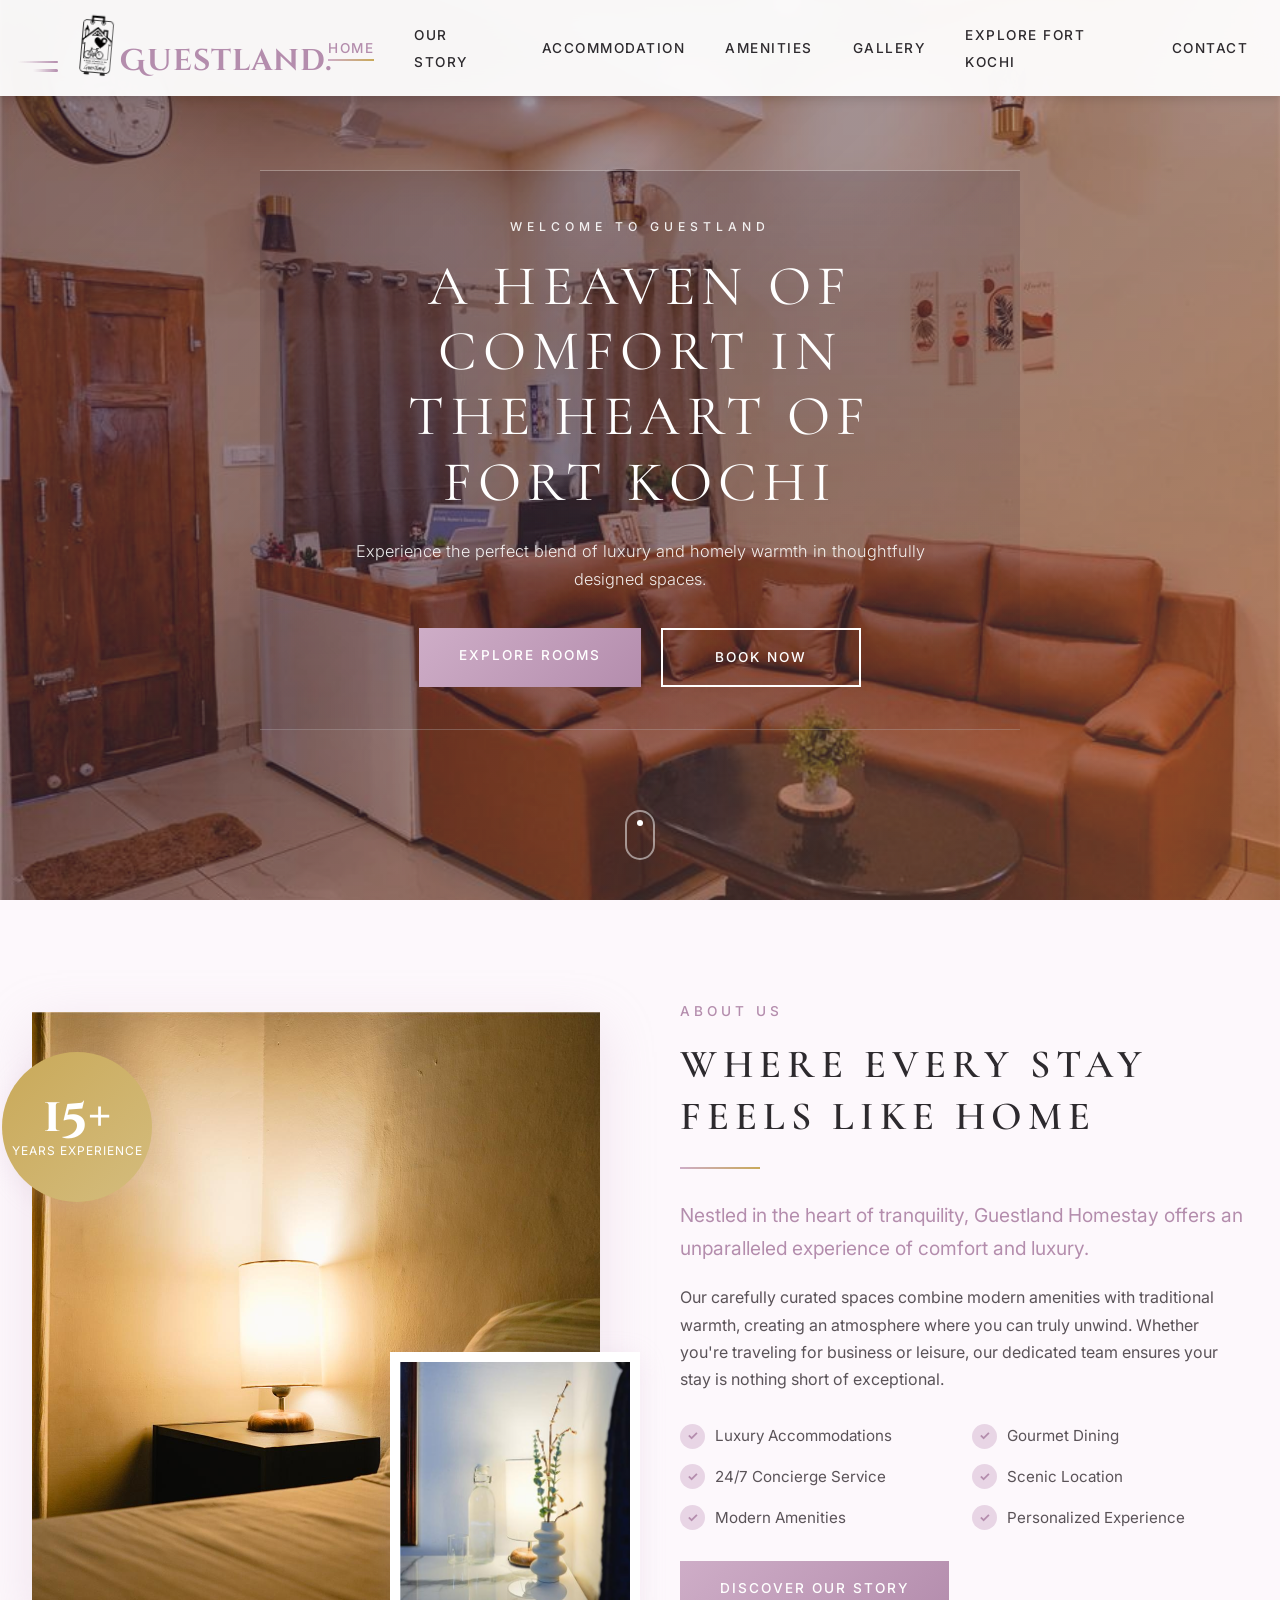
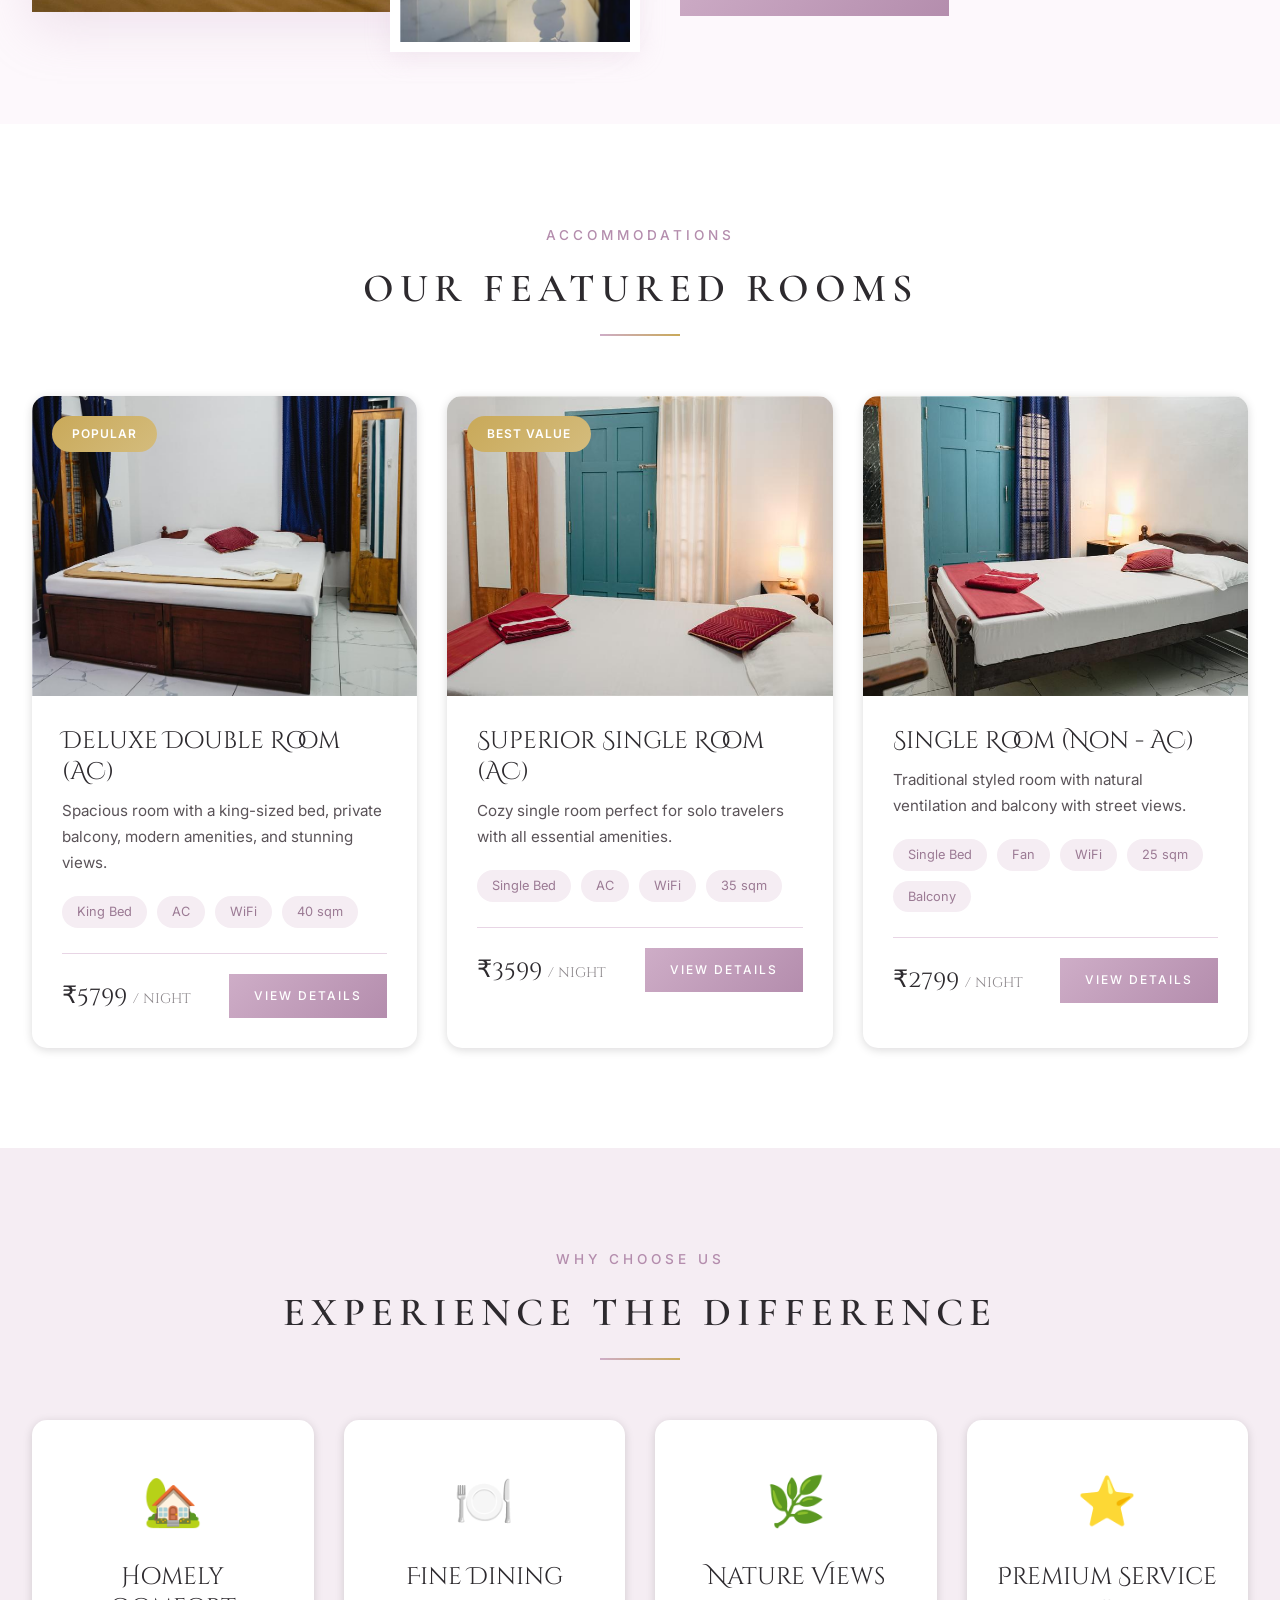
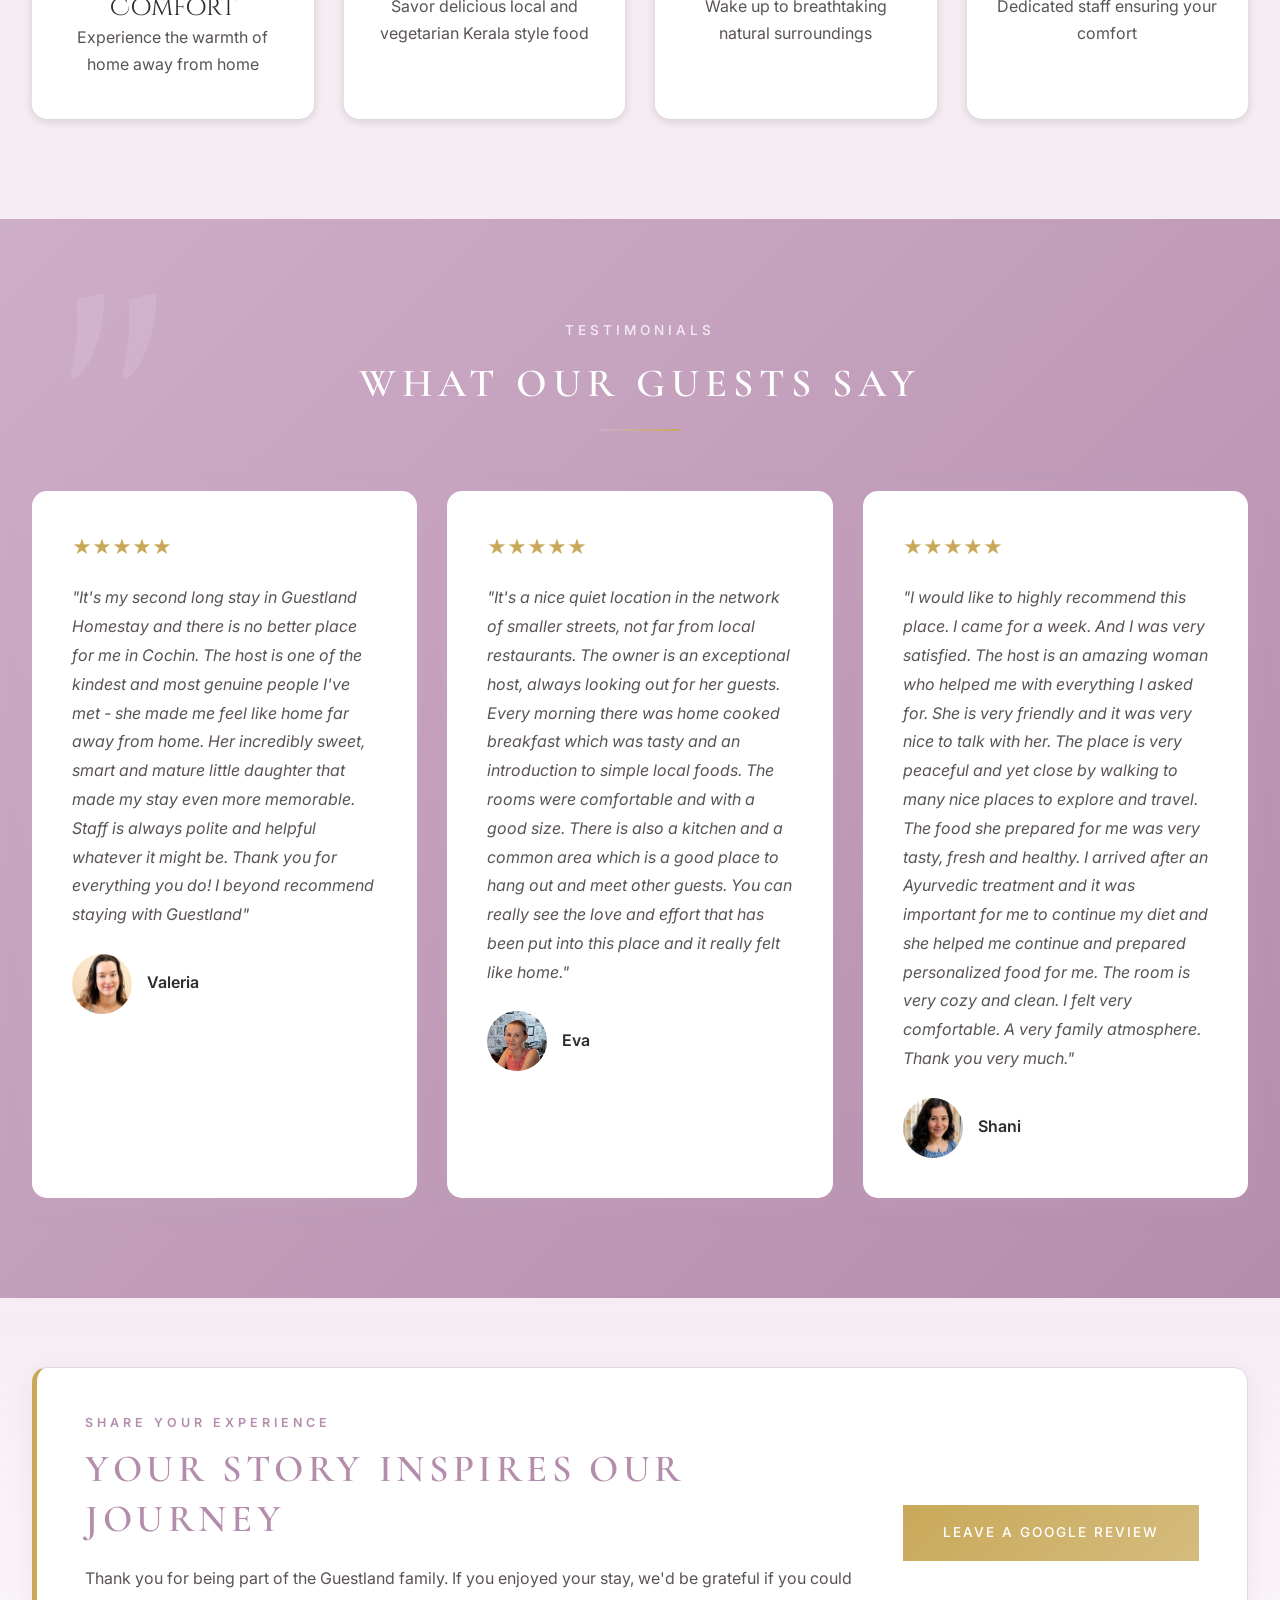
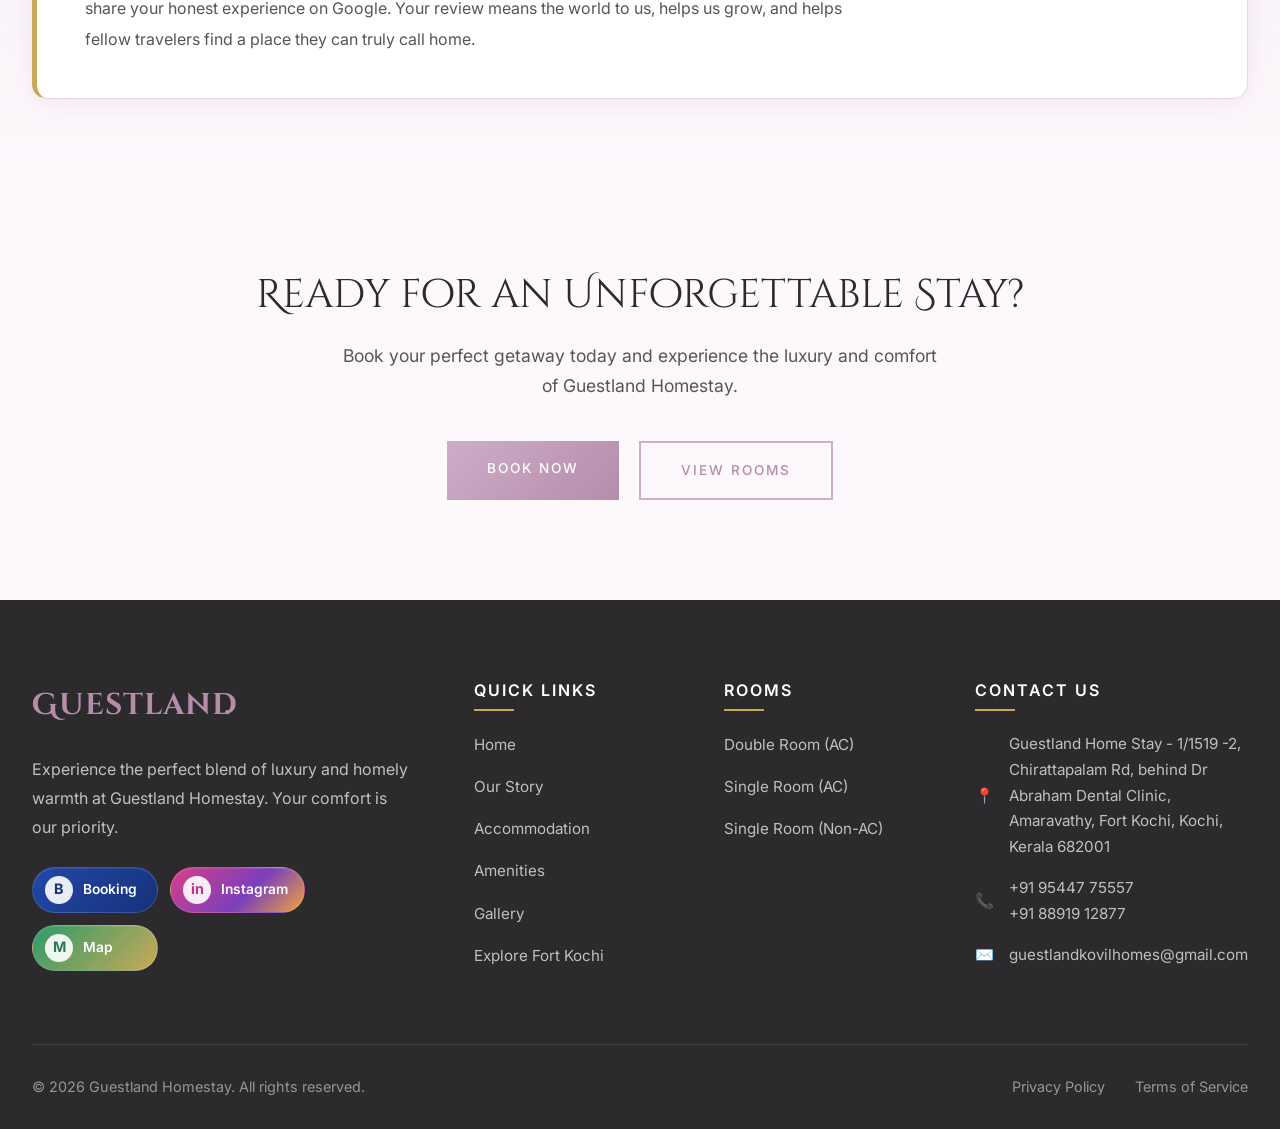
<file: index.html>
<!DOCTYPE html>
<html lang="en">
<head>
    <meta charset="UTF-8">
    <meta name="viewport" content="width=device-width, initial-scale=1.0">
    <title>Guestland Homestay | Luxury Retreat</title>
    <link rel="stylesheet" href="css/style.css">
</head>
<body>
    <!-- Navigation -->
    <nav class="navbar">
        <div class="container">
            <a href="index.html" class="logo">
                <div class="logo-lines">
                    <span class="logo-hline"></span>
                    <span class="logo-hline"></span>
                </div>
                <img src="images/home_stay_logo1.png" alt="Guestland Homestay logo">
                <span>Guestland.</span>
            </a>
            <ul class="nav-links" id="primary-navigation">
                <li><a href="index.html" class="active">Home</a></li>
                <li><a href="story.html">Our Story</a></li>
                <li class="dropdown">
                    <a href="accommodation.html">Accommodation</a>
                    <div class="dropdown-content">
                        <a href="accommodation.html#rooms">Rooms</a>
                        <a href="accommodation.html#living">Living Area</a>
                        <a href="accommodation.html#dining">Dining Area</a>
                        <a href="accommodation.html#outdoor">Outdoor Area</a>
                    </div>
                </li>
                <li><a href="amenities.html">Amenities</a></li>
                <li><a href="gallery.html">Gallery</a></li>
                <li><a href="attractions.html">Explore Fort Kochi</a></li>
                <li><a href="contact.html">Contact</a></li>
            </ul>
            <button class="menu-toggle" type="button" aria-label="Open navigation menu" aria-expanded="false" aria-controls="primary-navigation">
                <span aria-hidden="true"></span>
                <span aria-hidden="true"></span>
                <span aria-hidden="true"></span>
            </button>
        </div>
    </nav>

    <!-- Hero Section -->
    <section class="hero">
        <div class="hero-bg">
            <img src="images/optimized/communal-lounge.jpg" alt="Guestland communal lounge">
            <div class="hero-overlay"></div>
        </div>
        <div class="hero-content">
            <span class="subtitle">Welcome to Guestland</span>
            <h1>A Heaven Of Comfort In The Heart Of Fort Kochi</h1>
            <p>Experience the perfect blend of luxury and homely warmth in thoughtfully designed spaces.</p>
            <div class="hero-buttons">
                <a href="accommodation.html" class="btn btn-primary">Explore Rooms</a>
                <a href="contact.html" class="btn btn-outline" style="border-color: white; color: white;">Book Now</a>
            </div>
        </div>
        <div class="scroll-indicator">
            <span></span>
        </div>
    </section>

    <!-- Welcome Section -->
    <section class="section welcome-section">
        <div class="container">
            <div class="welcome-grid">
                <div class="welcome-image">
                    <img src="images/optimized/accommodation-hero.jpg" alt="Guestland welcome room" class="main-image" loading="lazy">
                    <img src="images/optimized/welcome-accent.jpg" alt="Guestland room detail" class="accent-image" loading="lazy">
                    <div class="experience-badge">
                        <span class="number">15+</span>
                        <span class="text">Years Experience</span>
                    </div>
                </div>
                <div class="welcome-content">
                    <div class="section-header" style="text-align: left; margin-bottom: 30px;">
                        <span class="subtitle">About Us</span>
                        <h2>Where Every Stay<br>Feels Like Home</h2>
                        <div class="divider" style="margin: 0;"></div>
                    </div>
                    <p class="lead">Nestled in the heart of tranquility, Guestland Homestay offers an unparalleled experience of comfort and luxury.</p>
                    <p>Our carefully curated spaces combine modern amenities with traditional warmth, creating an atmosphere where you can truly unwind. Whether you're traveling for business or leisure, our dedicated team ensures your stay is nothing short of exceptional.</p>
                    <ul class="features-list">
                        <li>Luxury Accommodations</li>
                        <li>Gourmet Dining</li>
                        <li>24/7 Concierge Service</li>
                        <li>Scenic Location</li>
                        <li>Modern Amenities</li>
                        <li>Personalized Experience</li>
                    </ul>
                    <a href="story.html" class="btn btn-primary">Discover Our Story</a>
                </div>
            </div>
        </div>
    </section>

    <!-- Featured Rooms Section -->
    <section class="section rooms-section">
        <div class="container">
            <div class="section-header">
                <span class="subtitle">Accommodations</span>
                <h2>Our Featured Rooms</h2>
                <div class="divider"></div>
            </div>
            <div class="rooms-grid">
                <!-- Room Card 1 -->
                <div class="room-card">
                    <div class="room-card-image">
                        <img src="images/optimized/double-room.jpg" alt="Deluxe Double Room" loading="lazy">
                        <span class="room-card-badge">Popular</span>
                    </div>
                    <div class="room-card-content">
                        <h4>Deluxe Double Room (AC)</h4>
                        <p>Spacious room with a king-sized bed, private balcony, modern amenities, and stunning views.</p>
                        <div class="room-features">
                            <span>King Bed</span>
                            <span>AC</span>
                            <span>WiFi</span>
                            <span>40 sqm</span>
                        </div>
                        <div class="room-card-footer">
                            <div class="room-price">₹5799 <span>/ night</span></div>
                            <a href="accommodation.html" class="btn btn-primary">View Details</a>
                        </div>
                    </div>
                </div>

                  <!-- Room Card 3 -->
                <div class="room-card">
                    <div class="room-card-image">
                        <img src="images/optimized/single-non-ac-room.jpg" alt="Superior Single Room AC" loading="lazy">
                        <span class="room-card-badge">Best Value</span>
                    </div>
                    <div class="room-card-content">
                        <h4>Superior Single Room (AC)</h4>
                        <p>Cozy single room perfect for solo travelers with all essential amenities.</p>
                        <div class="room-features">
                            <span>Single Bed</span>
                            <span>AC</span>
                            <span>WiFi</span>
                            <span>35 sqm</span>
                        </div>
                        <div class="room-card-footer">
                            <div class="room-price">₹3599 <span>/ night</span></div>
                            <a href="accommodation.html" class="btn btn-primary">View Details</a>
                        </div>
                    </div>
                </div>

                <!-- Room Card 2 -->
                <div class="room-card">
                    <div class="room-card-image">
                        <img src="images/optimized/single-ac-room.jpg" alt="Single Non-AC Room" loading="lazy">
                    </div>
                    <div class="room-card-content">
                        <h4>Single Room (Non - AC)</h4>
                        <p>Traditional styled room with natural ventilation and balcony with street views.</p>
                        <div class="room-features">
                            <span>Single Bed</span>
                            <span>Fan</span>
                            <span>WiFi</span>
                            <span>25 sqm</span>
                            <span>Balcony</span>
                        </div>
                        <div class="room-card-footer">
                            <div class="room-price">₹2799 <span>/ night</span></div>
                            <a href="accommodation.html" class="btn btn-primary">View Details</a>
                        </div>
                    </div>
                </div>              
            </div>
        </div>
    </section>

    <!-- Highlights Section -->
    <section class="section" style="background: var(--primary-lighter);">
        <div class="container">
            <div class="section-header">
                <span class="subtitle">Why Choose Us</span>
                <h2>Experience the Difference</h2>
                <div class="divider"></div>
            </div>
            <div class="rooms-grid" style="grid-template-columns: repeat(4, 1fr);">
                <div class="room-card" style="text-align: center; padding: 40px 30px;">
                    <div style="font-size: 3rem; margin-bottom: 20px;">🏡</div>
                    <h4>Homely Comfort</h4>
                    <p style="margin: 0;">Experience the warmth of home away from home</p>
                </div>
                <div class="room-card" style="text-align: center; padding: 40px 30px;">
                    <div style="font-size: 3rem; margin-bottom: 20px;">🍽️</div>
                    <h4>Fine Dining</h4>
                    <p style="margin: 0;">Savor delicious local and vegetarian Kerala style food</p>
                </div>
                <div class="room-card" style="text-align: center; padding: 40px 30px;">
                    <div style="font-size: 3rem; margin-bottom: 20px;">🌿</div>
                    <h4>Nature Views</h4>
                    <p style="margin: 0;">Wake up to breathtaking natural surroundings</p>
                </div>
                <div class="room-card" style="text-align: center; padding: 40px 30px;">
                    <div style="font-size: 3rem; margin-bottom: 20px;">⭐</div>
                    <h4>Premium Service</h4>
                    <p style="margin: 0;">Dedicated staff ensuring your comfort</p>
                </div>
            </div>
        </div>
    </section>

    <!-- Testimonials Section -->
    <section class="section testimonials-section">
        <div class="container">
            <div class="section-header">
                <span class="subtitle" style="color: rgba(255,255,255,0.8);">Testimonials</span>
                <h2 style="color: white;">What Our Guests Say</h2>
                <div class="divider"></div>
            </div>
            <div class="testimonials-grid">
                <div class="testimonial-card">
                    <div class="testimonial-rating">&#9733;&#9733;&#9733;&#9733;&#9733;</div>
                    <p class="testimonial-text">"It's my second long stay in Guestland Homestay and there is no better place for me in Cochin. The host is one of the kindest and most genuine people I've met - she made me feel like home far away from home. Her incredibly sweet, smart and mature little daughter that made my stay even more memorable. Staff is always polite and helpful whatever it might be. Thank you for everything you do! I beyond recommend staying with Guestland"</p>
                    <div class="testimonial-author">
                        <img class="avatar-valeria" src="images/optimized/guest-valeria.jpg" alt="Valeria" loading="lazy">
                        <div class="testimonial-author-info">
                            <h5>Valeria</h5>
                        </div>
                    </div>
                </div>
                <div class="testimonial-card">
                    <div class="testimonial-rating">&#9733;&#9733;&#9733;&#9733;&#9733;</div>
                    <p class="testimonial-text">"It's a nice quiet location in the network of smaller streets, not far from local restaurants. The owner is an exceptional host, always looking out for her guests. Every morning there was home cooked breakfast which was tasty and an introduction to simple local foods. The rooms were comfortable and with a good size. There is also a kitchen and a common area which is a good place to hang out and meet other guests. You can really see the love and effort that has been put into this place and it really felt like home."</p>
                    <div class="testimonial-author">
                        <img class="avatar-eva" src="images/optimized/guest-eva.jpg" alt="Eva" loading="lazy">
                        <div class="testimonial-author-info">
                            <h5>Eva</h5>
                        </div>
                    </div>
                </div>
                <div class="testimonial-card">
                    <div class="testimonial-rating">&#9733;&#9733;&#9733;&#9733;&#9733;</div>
                    <p class="testimonial-text">"I would like to highly recommend this place. I came for a week. And I was very satisfied. The host is an amazing woman who helped me with everything I asked for. She is very friendly and it was very nice to talk with her. The place is very peaceful and yet close by walking to many nice places to explore and travel. The food she prepared for me was very tasty, fresh and healthy. I arrived after an Ayurvedic treatment and it was important for me to continue my diet and she helped me continue and prepared personalized food for me. The room is very cozy and clean. I felt very comfortable. A very family atmosphere. Thank you very much."</p>
                    <div class="testimonial-author">
                        <img src="images/optimized/guest-shani.jpg" alt="Shani" loading="lazy">
                        <div class="testimonial-author-info">
                            <h5>Shani</h5>
                        </div>
                    </div>
                </div>
            </div>
        </div>
    </section>

    <!-- Google Review Section -->
    <section class="google-review-section" aria-labelledby="google-review-title">
        <div class="container">
            <div class="google-review-card">
                <div class="google-review-content">
                    <span class="subtitle">Share Your Experience</span>
                    <h2 id="google-review-title">Your Story Inspires Our Journey</h2>
                    <p>Thank you for being part of the Guestland family. If you enjoyed your stay, we'd be grateful if you could share your honest experience on Google. Your review means the world to us, helps us grow, and helps fellow travelers find a place they can truly call home.</p>
                </div>
                <a href="https://g.page/r/CRU2dtNoeeHoEAE/review" class="btn btn-gold google-review-btn" target="_blank" rel="noopener noreferrer">Leave a Google Review</a>
            </div>
        </div>
    </section>

    <!-- CTA Section -->
    <section class="section" style="background: var(--cream); text-align: center;">
        <div class="container">
            <h2>Ready for an Unforgettable Stay?</h2>
            <p style="max-width: 600px; margin: 20px auto 40px; font-size: 1.1rem;">Book your perfect getaway today and experience the luxury and comfort of Guestland Homestay.</p>
            <div style="display: flex; gap: 20px; justify-content: center;">
                <a href="contact.html" class="btn btn-primary">Book Now</a>
                <a href="accommodation.html" class="btn btn-outline">View Rooms</a>
            </div>
        </div>
    </section>

    <!-- Footer -->
    <footer class="footer">
        <div class="container">
            <div class="footer-grid">
                <div class="footer-about">
                    <a href="index.html" class="logo">Guestland<span>.</span></a>
                    <p>Experience the perfect blend of luxury and homely warmth at Guestland Homestay. Your comfort is our priority.</p>
                    <div class="social-links footer-social-links" aria-label="Guestland links">
                        <a href="https://www.booking.com/hotel/in/kovil-homes-guest-land.en-gb.html?aid=304142&label=gen173nr-10CAEoggI46AdIM1gEaGyIAQGYATO4ARfIAQzYAQPoAQH4AQGIAgGoAgG4Au7TtNIGwAIB0gIkYWEyZWE2YmQtNzgzYi00MWZiLWFjOGItNTFjMDk3MDYyNDdk2AIB4AIB&sid=e825ec350ecc7b436de0e7351ef931e3&dest_id=-2093645&dest_type=city&dist=0&group_adults=2&group_children=0&hapos=1&hpos=1&no_rooms=1&req_adults=2&req_children=0&room1=A%2CA&sb_price_type=total&sr_order=popularity&srepoch=1783441976&srpvid=a01074455c0806b8&type=total&ucfs=1&" class="social-link footer-social-link booking-link" target="_blank" rel="noopener noreferrer" aria-label="Book Guestland on Booking.com" title="Booking.com">
                            <span class="social-icon">B</span>
                            <span class="social-label">Booking</span>
                        </a>
                        <a href="https://www.instagram.com/guestland_fortkochi/?__pwa=1" class="social-link footer-social-link instagram-link" target="_blank" rel="noopener noreferrer" aria-label="Follow Guestland on Instagram" title="Instagram">
                            <span class="social-icon">in</span>
                            <span class="social-label">Instagram</span>
                        </a>
                        <a href="https://www.google.com/maps/dir/?api=1&amp;destination=Guestland%20Homestay%2C%201%2F1519%2C%20Chirattapalam%20Road%2C%20Amaravathy%2C%20Fort%20Kochi%2C%20Kerala%20682001" class="social-link footer-social-link map-link" target="_blank" rel="noopener noreferrer" aria-label="Get directions to Guestland Homestay in Google Maps" title="Map">
                            <span class="social-icon">m</span>
                            <span class="social-label">Map</span>
                        </a>
                    </div>
                </div>
                <div class="footer-links-col">
                    <h4>Quick Links</h4>
                    <ul class="footer-links">
                        <li><a href="index.html">Home</a></li>
                        <li><a href="story.html">Our Story</a></li>
                        <li><a href="accommodation.html">Accommodation</a></li>
                        <li><a href="amenities.html">Amenities</a></li>
                        <li><a href="gallery.html">Gallery</a></li>
                        <li><a href="attractions.html">Explore Fort Kochi</a></li>
                    </ul>
                </div>
                <div class="footer-links-col">
                    <h4>Rooms</h4>
                    <ul class="footer-links">
                        <li><a href="accommodation.html#rooms">Double Room (AC)</a></li>
                        
                        <li><a href="accommodation.html#rooms">Single Room (AC)</a></li>
                        <li><a href="accommodation.html#rooms">Single Room (Non-AC)</a></li>
                    </ul>
                </div>
                <div class="footer-contact">
                    <h4>Contact Us</h4>
                    <p><span>📍</span> Guestland Home Stay - 1/1519 -2, Chirattapalam Rd, behind Dr Abraham Dental Clinic, Amaravathy, Fort Kochi, Kochi, Kerala 682001</p>
                    <p><span>📞</span> +91 95447 75557 <br> +91 88919 12877</p>
                    <p><span>✉️</span> guestlandkovilhomes@gmail.com</p>
                </div>
            </div>
            <div class="footer-bottom">
                <p>&copy; 2026 Guestland Homestay. All rights reserved.</p>
                <div class="footer-bottom-links">
                    <a href="#">Privacy Policy</a>
                    <a href="#">Terms of Service</a>
                </div>
            </div>
        </div>
    </footer>
    <script src="js/navigation.js" defer></script>
</body>
</html>
</file>
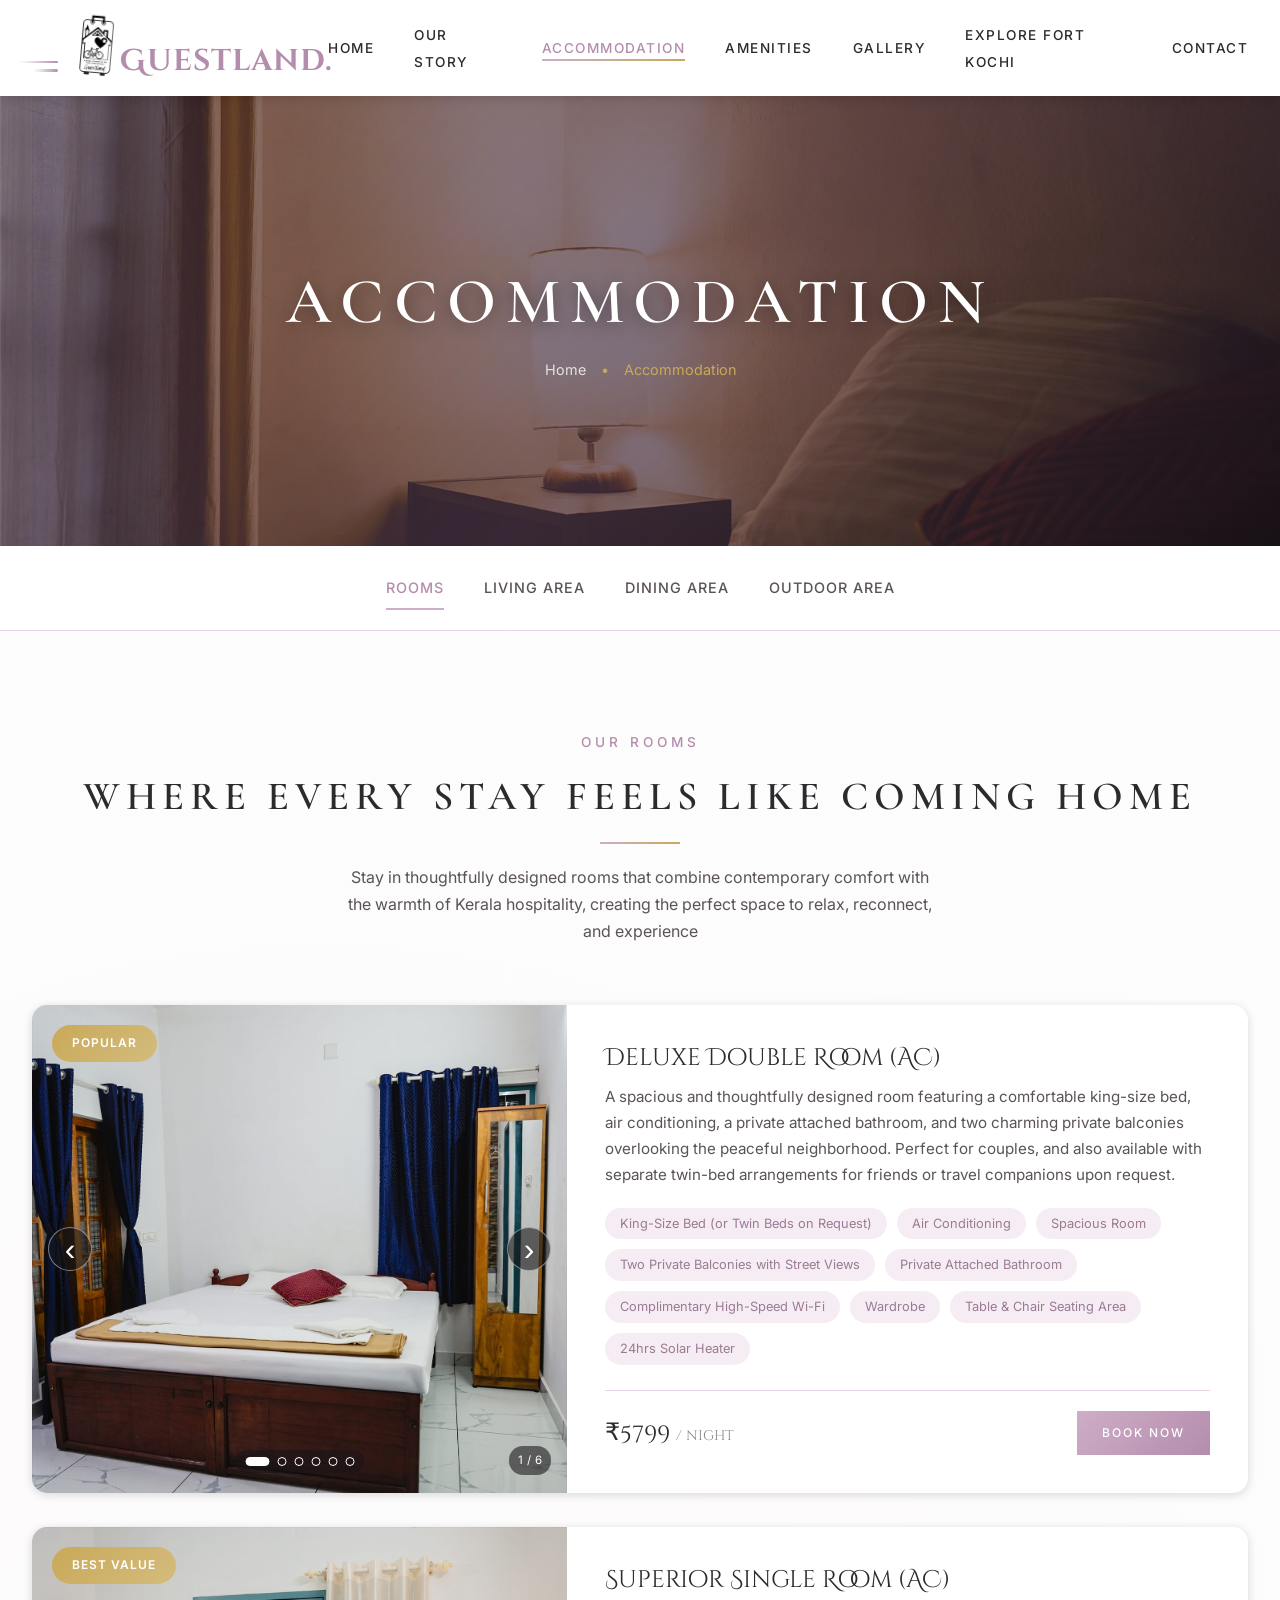
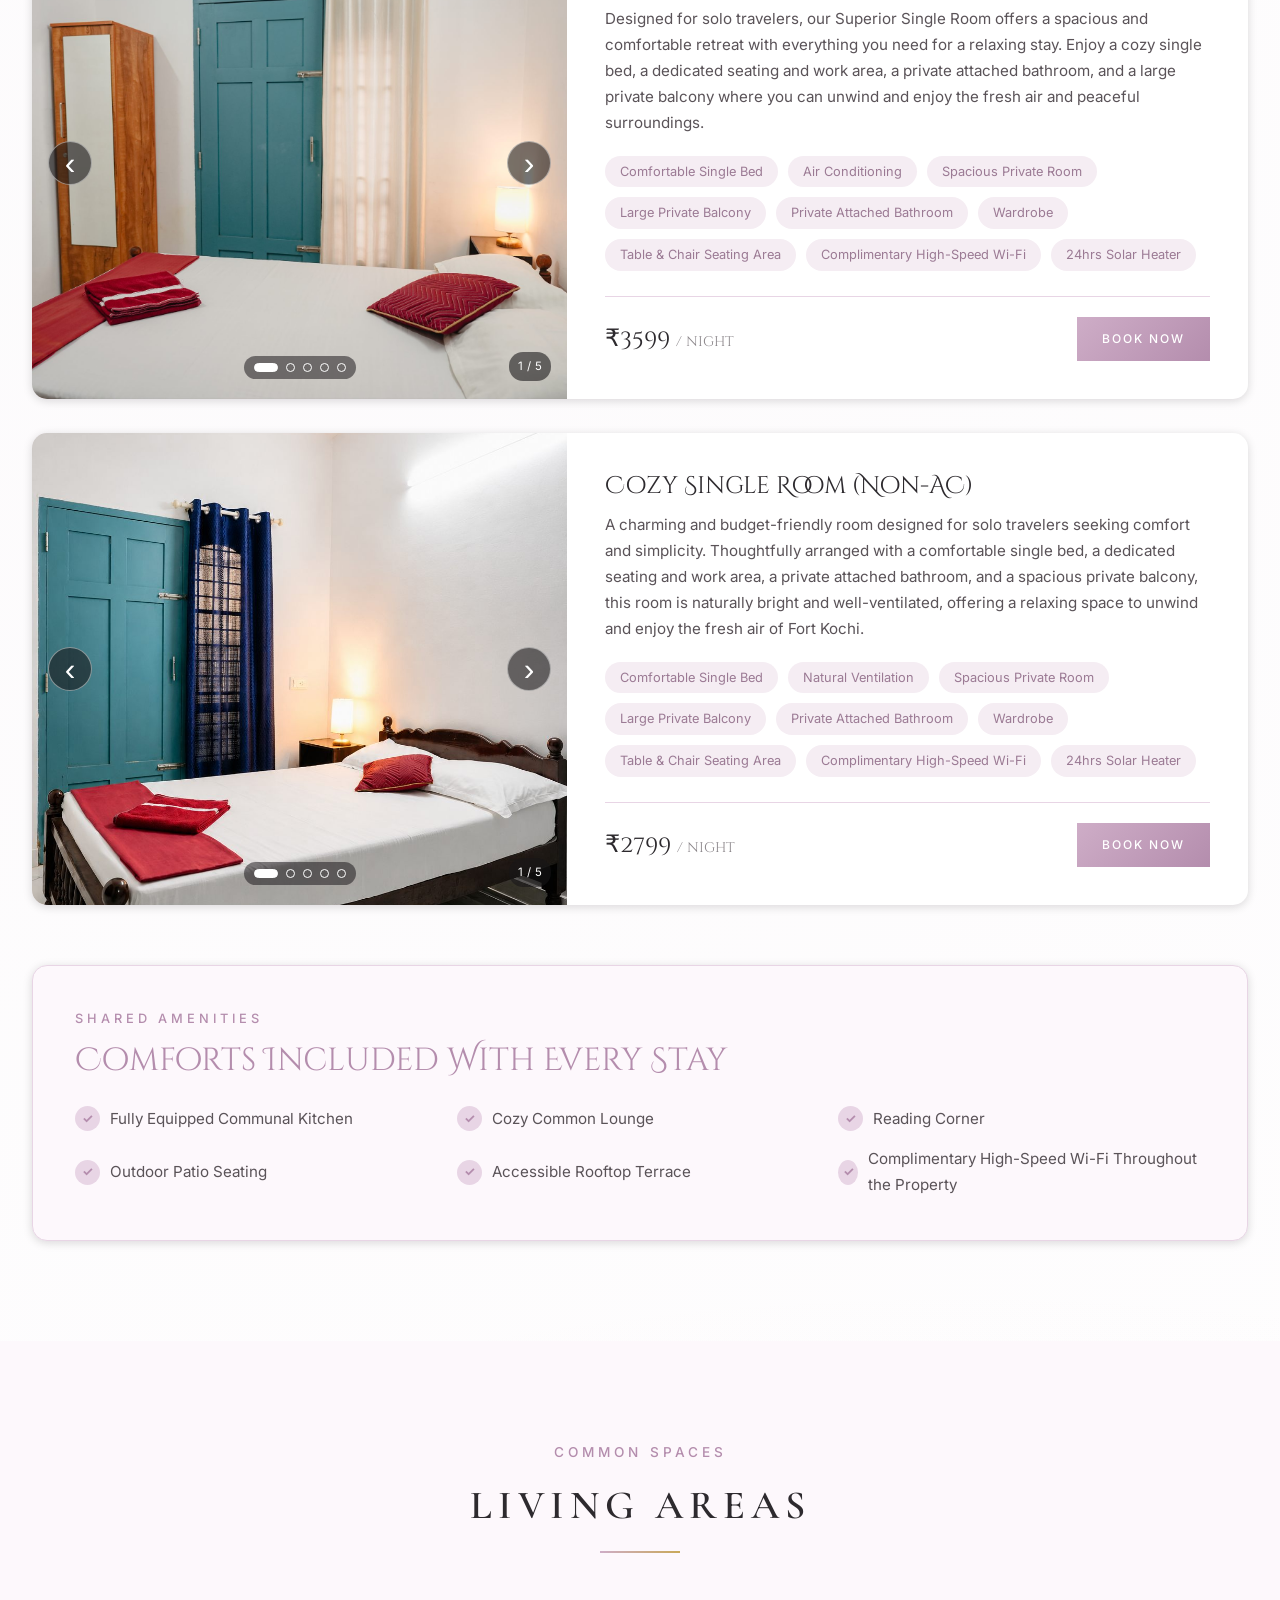
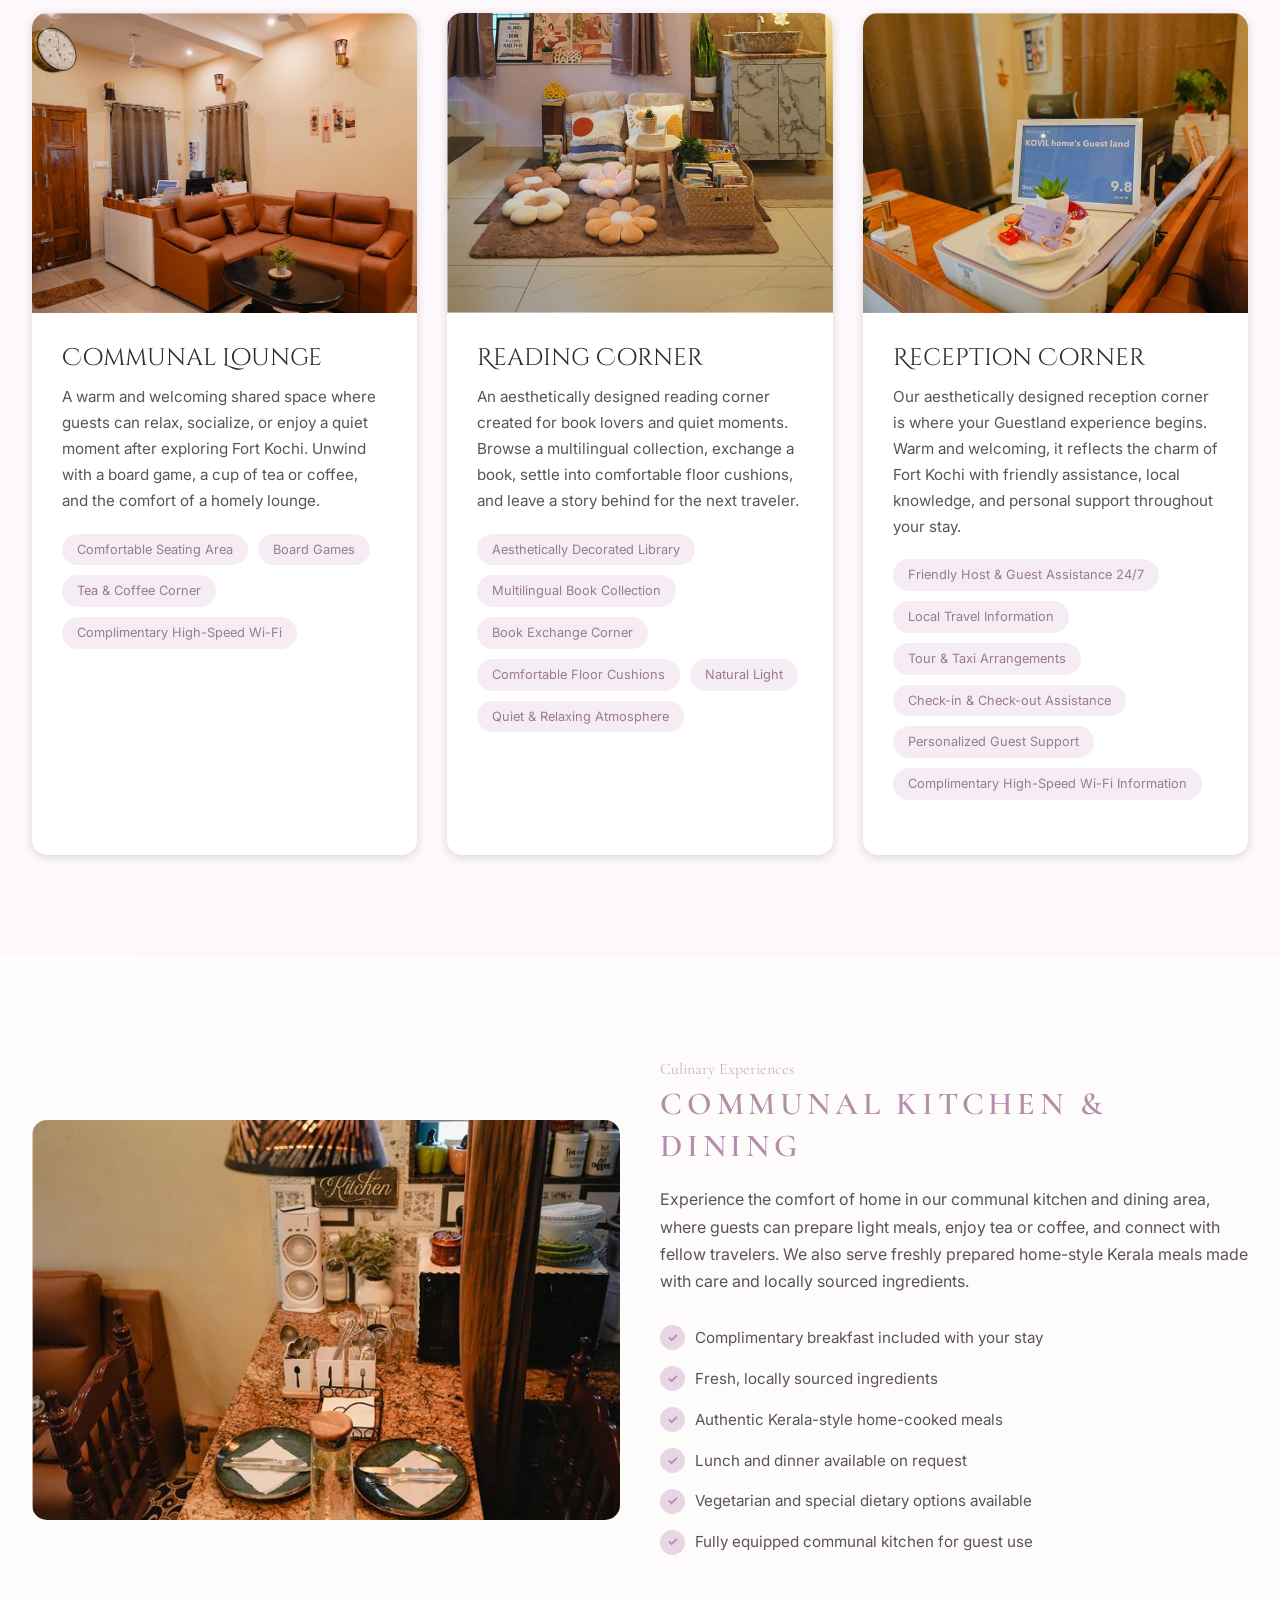
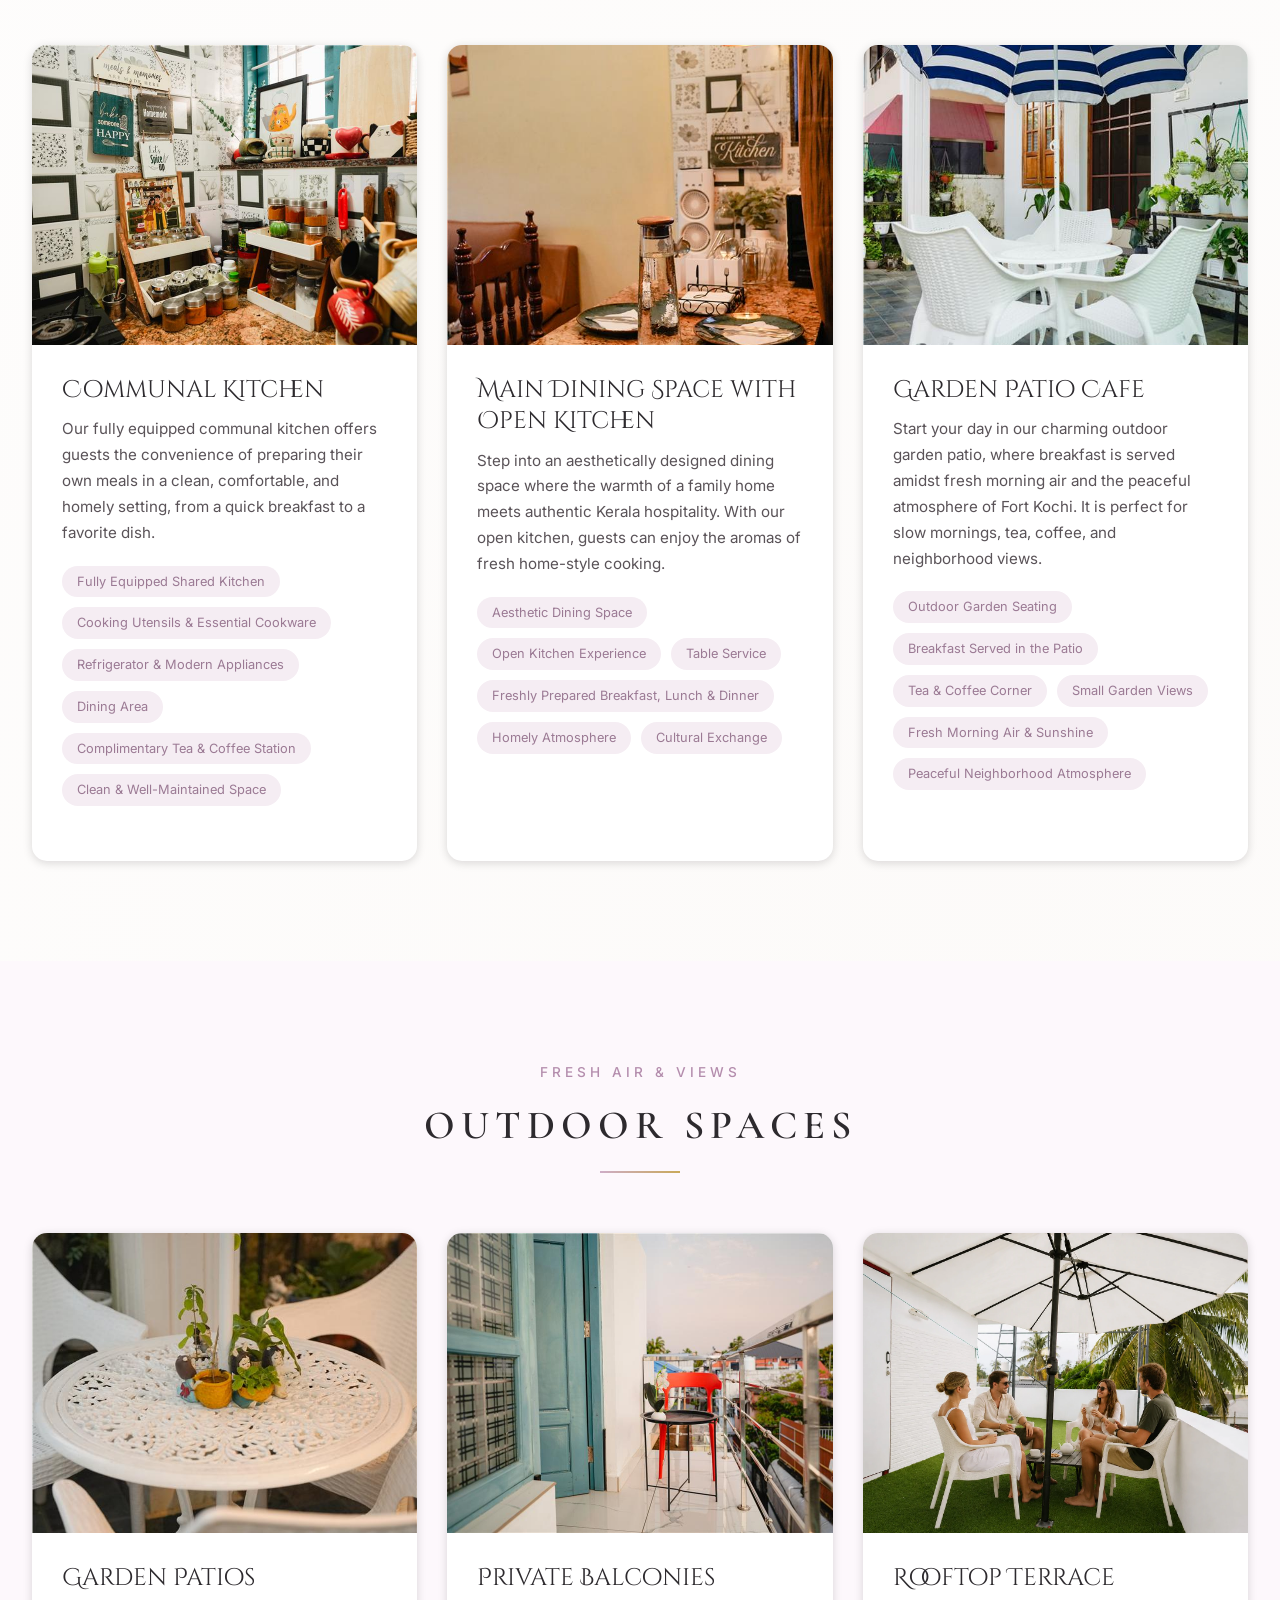
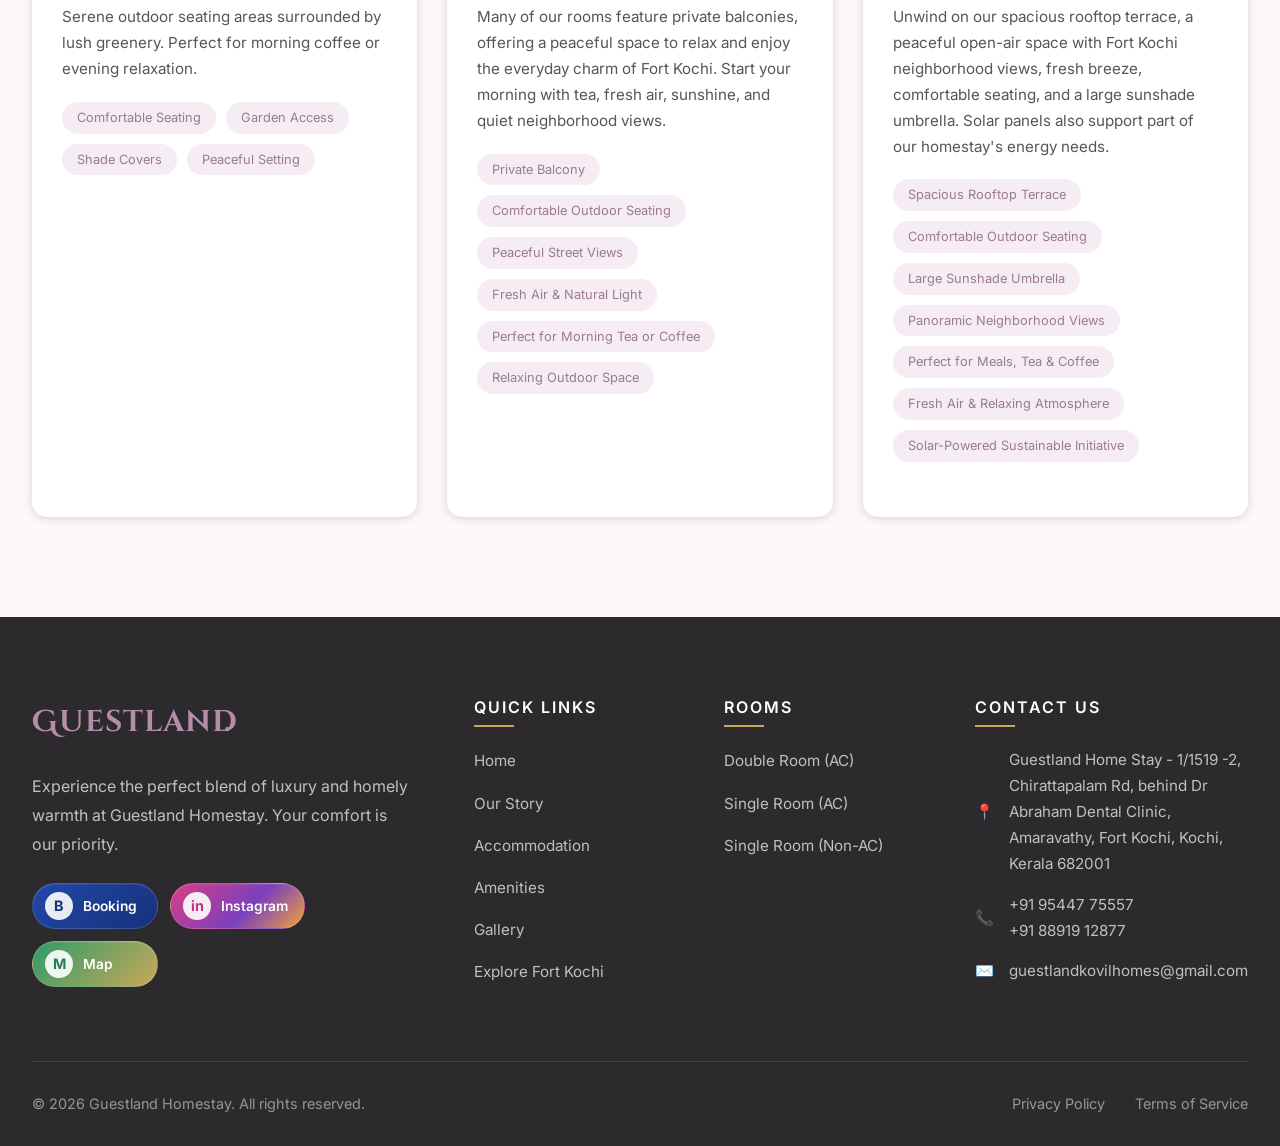
<file: accommodation.html>
<!DOCTYPE html>
<html lang="en">
<head>
    <meta charset="UTF-8">
    <meta name="viewport" content="width=device-width, initial-scale=1.0">
    <title>Accommodation | Guestland Homestay</title>
    <link rel="stylesheet" href="css/style.css">
</head>
<body>
    <!-- Navigation -->
    <nav class="navbar">
        <div class="container">
            <a href="index.html" class="logo">
                <div class="logo-lines">
                    <span class="logo-hline"></span>
                    <span class="logo-hline"></span>
                </div>
                <img src="images/home_stay_logo1.png" alt="Guestland Homestay logo">
                <span>Guestland.</span>
            </a>
            <ul class="nav-links" id="primary-navigation">
                <li><a href="index.html">Home</a></li>
                <li><a href="story.html">Our Story</a></li>
                <li class="dropdown">
                    <a href="accommodation.html" class="active">Accommodation</a>
                    <div class="dropdown-content">
                        <a href="#rooms">Rooms</a>
                        <a href="#living">Living Area</a>
                        <a href="#dining">Dining Area</a>
                        <a href="#outdoor">Outdoor Area</a>
                    </div>
                </li>
                <li><a href="amenities.html">Amenities</a></li>
                <li><a href="gallery.html">Gallery</a></li>
                <li><a href="attractions.html">Explore Fort Kochi</a></li>
                <li><a href="contact.html">Contact</a></li>
            </ul>
            <button class="menu-toggle" type="button" aria-label="Open navigation menu" aria-expanded="false" aria-controls="primary-navigation">
                <span aria-hidden="true"></span>
                <span aria-hidden="true"></span>
                <span aria-hidden="true"></span>
            </button>
        </div>
    </nav>

    <!-- Page Header -->
    <section class="page-header">
        <div class="hero-bg">
            <img src="images/optimized/accommodation-hero.jpg" alt="Guestland accommodation room detail">
            <div class="hero-overlay"></div>
        </div>
        <div class="page-header-content">
            <h1>Accommodation</h1>
            <div class="breadcrumb">
                <a href="index.html">Home</a>
                <span>•</span>
                <span>Accommodation</span>
            </div>
        </div>
    </section>

    <!-- Accommodation Navigation -->
    <div class="accommodation-nav">
        <div class="container">
            <div class="accommodation-tabs">
                <a href="#rooms" class="accommodation-tab active">Rooms</a>
                <a href="#living" class="accommodation-tab">Living Area</a>
                <a href="#dining" class="accommodation-tab">Dining Area</a>
                <a href="#outdoor" class="accommodation-tab">Outdoor Area</a>
            </div>
        </div>
    </div>

    <!-- Rooms Section -->
    <section id="rooms" class="section">
        <div class="container">
            <div class="section-header">
                <span class="subtitle">Our Rooms</span>
                <h2>Where Every Stay Feels Like Coming Home</h2>
                <div class="divider"></div>
                <p style="max-width: 600px; margin: 20px auto 0;">Stay in thoughtfully designed rooms that combine contemporary comfort with the warmth of Kerala hospitality, creating the perfect space to relax, reconnect, and experience</p>
            </div>
            
            <div class="rooms-grid accommodation-rooms-grid">
                <!-- Double Room AC -->
                <div class="room-card accommodation-room-card">
                    <div class="room-card-image accommodation-room-image accommodation-room-image--portrait room-slider" role="group" aria-roledescription="carousel" aria-label="Deluxe Double Room photo gallery">
                        <div class="room-slider-track">
                            <img class="room-slide active" src="images/rooms/Deluxe%20Double%20ac%20%20room%201.jpeg" alt="Deluxe Double Room AC, photo 1 of 6" loading="lazy">
                            <img class="room-slide room-slide-focus-bottom" data-src="images/rooms/Deluxe%20Double%20ac%20%20room%202.jpeg" alt="Deluxe Double Room AC, photo 2 of 6" loading="lazy">
                            <img class="room-slide room-slide-focus-bottom" data-src="images/rooms/Deluxe%20Double%20ac%20%20room%203.jpeg" alt="Deluxe Double Room AC, photo 3 of 6" loading="lazy">
                            <img class="room-slide" data-src="images/rooms/Deluxe%20Double%20ac%20%20room%204.jpeg" alt="Deluxe Double Room AC, photo 4 of 6" loading="lazy">
                            <img class="room-slide room-slide-focus-bottom" data-src="images/rooms/Deluxe%20Double%20ac%20%20room%206.jpeg" alt="Deluxe Double Room AC, photo 5 of 6" loading="lazy">
                            <img class="room-slide room-slide-focus-top" data-src="images/rooms/Deluxe%20Double%20ac%20%20room%207.jpeg" alt="Deluxe Double Room AC, photo 6 of 6" loading="lazy">
                        </div>
                        <button class="room-slider-control room-slider-prev" type="button" aria-label="Show previous Deluxe Double Room photo"><span aria-hidden="true">&#8249;</span></button>
                        <button class="room-slider-control room-slider-next" type="button" aria-label="Show next Deluxe Double Room photo"><span aria-hidden="true">&#8250;</span></button>
                        <div class="room-slider-dots" role="group" aria-label="Choose a Deluxe Double Room photo"></div>
                        <span class="room-slider-count" aria-live="polite">1 / 6</span>
                        <span class="room-card-badge">Popular</span>
                    </div>
                    <div class="room-card-content accommodation-room-content">
                        <h4>Deluxe Double Room (AC)</h4>
                        <p>A spacious and thoughtfully designed room featuring a comfortable king-size bed, air conditioning, a private attached bathroom, and two charming private balconies overlooking the peaceful neighborhood. Perfect for couples, and also available with separate twin-bed arrangements for friends or travel companions upon request.</p>
                        <div class="room-features">
                            <span>King-Size Bed (or Twin Beds on Request)</span>
                            <span>Air Conditioning</span>
                            <span>Spacious Room</span>
                            <span>Two Private Balconies with Street Views</span>
                            <span>Private Attached Bathroom</span>
                            <span>Complimentary High-Speed Wi-Fi</span>
                            <span>Wardrobe</span>
                            <span>Table &amp; Chair Seating Area</span>
                            <span>24hrs Solar Heater</span>
                        </div>
                        <div class="room-card-footer">
                            <div class="room-price">₹5799 <span>/ night</span></div>
                            <a href="contact.html" class="btn btn-primary">Book Now</a>
                        </div>
                    </div>
                </div>

                <!-- Single Room AC -->
                <div class="room-card accommodation-room-card">
                    <div class="room-card-image accommodation-room-image room-slider" role="group" aria-roledescription="carousel" aria-label="Superior Single Room AC photo gallery">
                        <div class="room-slider-track">
                            <img class="room-slide active" src="images/rooms/Single%20ac%20room%201.jpeg" alt="Superior Single Room AC, photo 1 of 5" loading="lazy">
                            <img class="room-slide" data-src="images/rooms/Single%20ac%20room%202.jpeg" alt="Superior Single Room AC, photo 2 of 5" loading="lazy">
                            <img class="room-slide" data-src="images/rooms/Single%20ac%20room%203.jpeg" alt="Superior Single Room AC, photo 3 of 5" loading="lazy">
                            <img class="room-slide" data-src="images/rooms/Single%20ac%20room%204.jpeg" alt="Superior Single Room AC, photo 4 of 5" loading="lazy">
                            <img class="room-slide" data-src="images/rooms/Single%20ac%20room%205.jpeg" alt="Superior Single Room AC, photo 5 of 5" loading="lazy">
                        </div>
                        <button class="room-slider-control room-slider-prev" type="button" aria-label="Show previous Superior Single Room AC photo"><span aria-hidden="true">&#8249;</span></button>
                        <button class="room-slider-control room-slider-next" type="button" aria-label="Show next Superior Single Room AC photo"><span aria-hidden="true">&#8250;</span></button>
                        <div class="room-slider-dots" role="group" aria-label="Choose a Superior Single Room AC photo"></div>
                        <span class="room-slider-count" aria-live="polite">1 / 5</span>
                        <span class="room-card-badge">Best Value</span>
                    </div>
                    <div class="room-card-content accommodation-room-content">
                        <h4>Superior Single Room (AC)</h4>
                        <p>Designed for solo travelers, our Superior Single Room offers a spacious and comfortable retreat with everything you need for a relaxing stay. Enjoy a cozy single bed, a dedicated seating and work area, a private attached bathroom, and a large private balcony where you can unwind and enjoy the fresh air and peaceful surroundings.</p>
                        <div class="room-features">
                            <span>Comfortable Single Bed</span>
                            <span>Air Conditioning</span>
                            <span>Spacious Private Room</span>
                            <span>Large Private Balcony</span>
                            <span>Private Attached Bathroom</span>
                            <span>Wardrobe</span>
                            <span>Table &amp; Chair Seating Area</span>
                            <span>Complimentary High-Speed Wi-Fi</span>
                            <span>24hrs Solar Heater</span>
                        </div>
                        <div class="room-card-footer">
                            <div class="room-price">₹3599 <span>/ night</span></div>
                            <a href="contact.html" class="btn btn-primary">Book Now</a>
                        </div>
                    </div>
                </div>

                <!-- Single Room Non-AC -->
                <div class="room-card accommodation-room-card">
                    <div class="room-card-image accommodation-room-image room-slider" role="group" aria-roledescription="carousel" aria-label="Cozy Single Room Non-AC photo gallery">
                        <div class="room-slider-track">
                            <img class="room-slide active" src="images/rooms/Single%20non%20ac%20room%201.jpeg" alt="Cozy Single Room Non-AC, photo 1 of 5" loading="lazy">
                            <img class="room-slide" data-src="images/rooms/Single%20non%20ac%20room%202.jpeg" alt="Cozy Single Room Non-AC, photo 2 of 5" loading="lazy">
                            <img class="room-slide" data-src="images/rooms/Single%20non%20ac%20room%203.jpeg" alt="Cozy Single Room Non-AC, photo 3 of 5" loading="lazy">
                            <img class="room-slide" data-src="images/rooms/Single%20non%20ac%20room%204.jpeg" alt="Cozy Single Room Non-AC, photo 4 of 5" loading="lazy">
                            <img class="room-slide" data-src="images/rooms/Single%20non%20ac%20room%205.jpeg" alt="Cozy Single Room Non-AC, photo 5 of 5" loading="lazy">
                        </div>
                        <button class="room-slider-control room-slider-prev" type="button" aria-label="Show previous Cozy Single Room photo"><span aria-hidden="true">&#8249;</span></button>
                        <button class="room-slider-control room-slider-next" type="button" aria-label="Show next Cozy Single Room photo"><span aria-hidden="true">&#8250;</span></button>
                        <div class="room-slider-dots" role="group" aria-label="Choose a Cozy Single Room photo"></div>
                        <span class="room-slider-count" aria-live="polite">1 / 5</span>
                    </div>
                    <div class="room-card-content accommodation-room-content">
                        <h4>Cozy Single Room (Non-AC)</h4>
                        <p>A charming and budget-friendly room designed for solo travelers seeking comfort and simplicity. Thoughtfully arranged with a comfortable single bed, a dedicated seating and work area, a private attached bathroom, and a spacious private balcony, this room is naturally bright and well-ventilated, offering a relaxing space to unwind and enjoy the fresh air of Fort Kochi.</p>
                        <div class="room-features">
                            <span>Comfortable Single Bed</span>
                            <span>Natural Ventilation</span>
                            <span>Spacious Private Room</span>
                            <span>Large Private Balcony</span>
                            <span>Private Attached Bathroom</span>
                            <span>Wardrobe</span>
                            <span>Table &amp; Chair Seating Area</span>
                            <span>Complimentary High-Speed Wi-Fi</span>
                            <span>24hrs Solar Heater</span>
                        </div>
                        <div class="room-card-footer">
                            <div class="room-price">₹2799 <span>/ night</span></div>
                            <a href="contact.html" class="btn btn-primary">Book Now</a>
                        </div>
                    </div>
                </div>
            </div>

            <div class="shared-amenities">
                <div>
                    <span class="subtitle">Shared Amenities</span>
                    <h3>Comforts Included With Every Stay</h3>
                </div>
                <ul class="features-list shared-amenities-list">
                    <li>Fully Equipped Communal Kitchen</li>
                    <li>Cozy Common Lounge</li>
                    <li>Reading Corner</li>
                    <li>Outdoor Patio Seating</li>
                    <li>Accessible Rooftop Terrace</li>
                    <li>Complimentary High-Speed Wi-Fi Throughout the Property</li>
                </ul>
            </div>
        </div>
    </section>

    <!-- Living Area Section -->
    <section id="living" class="section" style="background: var(--cream);">
        <div class="container">
            <div class="section-header">
                <span class="subtitle">Common Spaces</span>
                <h2>Living Areas</h2>
                <div class="divider"></div>
            </div>
            
            <div class="rooms-grid">
                <!-- Communal Lounge -->
                <div class="room-card">
                    <div class="room-card-image">
                        <img src="images/optimized/communal-lounge.jpg" alt="Communal Lounge" loading="lazy">
                    </div>
                    <div class="room-card-content">
                        <h4>Communal Lounge</h4>
                        <p>A warm and welcoming shared space where guests can relax, socialize, or enjoy a quiet moment after exploring Fort Kochi. Unwind with a board game, a cup of tea or coffee, and the comfort of a homely lounge.</p>
                        <div class="room-features">
                            <span>Comfortable Seating Area</span>
                            <span>Board Games</span>
                            <span>Tea &amp; Coffee Corner</span>
                            <span>Complimentary High-Speed Wi-Fi</span>
                        </div>
                    </div>
                </div>

                <!-- Reading Corner -->
                <div class="room-card">
                    <div class="room-card-image">
                        <img src="images/optimized/reading-area.jpg" alt="Reading Corner" loading="lazy" style="object-position: center bottom;">
                    </div>
                    <div class="room-card-content">
                        <h4>Reading Corner</h4>
                        <p>An aesthetically designed reading corner created for book lovers and quiet moments. Browse a multilingual collection, exchange a book, settle into comfortable floor cushions, and leave a story behind for the next traveler.</p>
                        <div class="room-features">
                            <span>Aesthetically Decorated Library</span>
                            <span>Multilingual Book Collection</span>
                            <span>Book Exchange Corner</span>
                            <span>Comfortable Floor Cushions</span>
                            <span>Natural Light</span>
                            <span>Quiet &amp; Relaxing Atmosphere</span>
                        </div>
                    </div>
                </div>

                <!-- Reception -->
                <div class="room-card">
                    <div class="room-card-image">
                        <img src="images/optimized/reception-corner.jpg" alt="Reception Corner" loading="lazy">
                    </div>
                    <div class="room-card-content">
                        <h4>Reception Corner</h4>
                        <p>Our aesthetically designed reception corner is where your Guestland experience begins. Warm and welcoming, it reflects the charm of Fort Kochi with friendly assistance, local knowledge, and personal support throughout your stay.</p>
                        <div class="room-features">
                            <span>Friendly Host &amp; Guest Assistance 24/7</span>
                            <span>Local Travel Information</span>
                            <span>Tour &amp; Taxi Arrangements</span>
                            <span>Check-in &amp; Check-out Assistance</span>
                            <span>Personalized Guest Support</span>
                            <span>Complimentary High-Speed Wi-Fi Information</span>
                        </div>
                    </div>
                </div>
            </div>
        </div>
    </section>

    <!-- Dining Area Section -->
    <section id="dining" class="section">
        <div class="container">
            <div class="area-header">
                <div class="area-header-image">
                    <img src="images/optimized/dining-area.jpg" alt="Dining Area" loading="lazy">
                </div>
                <div class="area-header-content">
                    <span class="subtitle culinary-subtitle">Culinary Experiences</span>
                    <h3>Communal Kitchen &amp; Dining</h3>
                    <p>Experience the comfort of home in our communal kitchen and dining area, where guests can prepare light meals, enjoy tea or coffee, and connect with fellow travelers. We also serve freshly prepared home-style Kerala meals made with care and locally sourced ingredients.</p>
                    <ul class="features-list" style="grid-template-columns: 1fr;">
                        <li>Complimentary breakfast included with your stay</li>
                        <li>Fresh, locally sourced ingredients</li>
                        <li>Authentic Kerala-style home-cooked meals</li>
                        <li>Lunch and dinner available on request</li>
                        <li>Vegetarian and special dietary options available</li>
                        <li>Fully equipped communal kitchen for guest use</li>
                    </ul>
                </div>
            </div>
            
            <div class="rooms-grid" style="margin-top: 60px;">
                <div class="room-card">
                    <div class="room-card-image">
                        <img src="images/optimized/communal-kitchen.jpg" alt="Communal Kitchen" loading="lazy">
                    </div>
                    <div class="room-card-content">
                        <h4>Communal Kitchen</h4>
                        <p>Our fully equipped communal kitchen offers guests the convenience of preparing their own meals in a clean, comfortable, and homely setting, from a quick breakfast to a favorite dish.</p>
                        <div class="room-features">
                            <span>Fully Equipped Shared Kitchen</span>
                            <span>Cooking Utensils &amp; Essential Cookware</span>
                            <span>Refrigerator &amp; Modern Appliances</span>
                            <span>Dining Area</span>
                            <span>Complimentary Tea &amp; Coffee Station</span>
                            <span>Clean &amp; Well-Maintained Space</span>
                        </div>
                    </div>
                </div>
                <div class="room-card">
                    <div class="room-card-image">
                        <img src="images/optimized/main-dining.jpg" alt="Main Dining" loading="lazy">
                    </div>
                    <div class="room-card-content">
                        <h4>Main Dining Space with Open Kitchen</h4>
                        <p>Step into an aesthetically designed dining space where the warmth of a family home meets authentic Kerala hospitality. With our open kitchen, guests can enjoy the aromas of fresh home-style cooking.</p>
                        <div class="room-features">
                            <span>Aesthetic Dining Space</span>
                            <span>Open Kitchen Experience</span>
                            <span>Table Service</span>
                            <span>Freshly Prepared Breakfast, Lunch &amp; Dinner</span>
                            <span>Homely Atmosphere</span>
                            <span>Cultural Exchange</span>
                        </div>
                    </div>
                </div>
                <div class="room-card">
                    <div class="room-card-image">
                        <img src="images/optimized/garden-patio.jpg" alt="Garden Patio Dining" loading="lazy">
                    </div>
                    <div class="room-card-content">
                        <h4>Garden Patio Cafe</h4>
                        <p>Start your day in our charming outdoor garden patio, where breakfast is served amidst fresh morning air and the peaceful atmosphere of Fort Kochi. It is perfect for slow mornings, tea, coffee, and neighborhood views.</p>
                        <div class="room-features">
                            <span>Outdoor Garden Seating</span>
                            <span>Breakfast Served in the Patio</span>
                            <span>Tea &amp; Coffee Corner</span>
                            <span>Small Garden Views</span>
                            <span>Fresh Morning Air &amp; Sunshine</span>
                            <span>Peaceful Neighborhood Atmosphere</span>
                        </div>
                    </div>
                </div>
            </div>
        </div>
    </section>

    <!-- Outdoor Area Section -->
    <section id="outdoor" class="section" style="background: var(--cream);">
        <div class="container">
            <div class="section-header">
                <span class="subtitle">Fresh Air & Views</span>
                <h2>Outdoor Spaces</h2>
                <div class="divider"></div>
            </div>
            
            <div class="rooms-grid">
                <!-- Patios -->
                <div class="room-card">
                    <div class="room-card-image">
                        <img src="images/optimized/patio-plants.jpg" alt="Garden Patios" loading="lazy">
                    </div>
                    <div class="room-card-content">
                        <h4>Garden Patios</h4>
                        <p>Serene outdoor seating areas surrounded by lush greenery. Perfect for morning coffee or evening relaxation.</p>
                        <div class="room-features">
                            <span>Comfortable Seating</span>
                            <span>Garden Access</span>
                            <span>Shade Covers</span>
                            <span>Peaceful Setting</span>
                        </div>
                    </div>
                </div>

                <!-- Balcony -->
                <div class="room-card">
                    <div class="room-card-image">
                        <img src="images/optimized/balcony.jpg" alt="Private Balcony" loading="lazy">
                    </div>
                    <div class="room-card-content">
                        <h4>Private Balconies</h4>
                        <p>Many of our rooms feature private balconies, offering a peaceful space to relax and enjoy the everyday charm of Fort Kochi. Start your morning with tea, fresh air, sunshine, and quiet neighborhood views.</p>
                        <div class="room-features">
                            <span>Private Balcony</span>
                            <span>Comfortable Outdoor Seating</span>
                            <span>Peaceful Street Views</span>
                            <span>Fresh Air &amp; Natural Light</span>
                            <span>Perfect for Morning Tea or Coffee</span>
                            <span>Relaxing Outdoor Space</span>
                        </div>
                    </div>
                </div>

                <!-- Rooftop -->
                <div class="room-card">
                    <div class="room-card-image">
                        <img src="images/rooftop.webp" alt="Rooftop Terrace" loading="lazy">
                    </div>
                    <div class="room-card-content">
                        <h4>Rooftop Terrace</h4>
                        <p>Unwind on our spacious rooftop terrace, a peaceful open-air space with Fort Kochi neighborhood views, fresh breeze, comfortable seating, and a large sunshade umbrella. Solar panels also support part of our homestay's energy needs.</p>
                        <div class="room-features">
                            <span>Spacious Rooftop Terrace</span>
                            <span>Comfortable Outdoor Seating</span>
                            <span>Large Sunshade Umbrella</span>
                            <span>Panoramic Neighborhood Views</span>
                            <span>Perfect for Meals, Tea &amp; Coffee</span>
                            <span>Fresh Air &amp; Relaxing Atmosphere</span>
                            <span>Solar-Powered Sustainable Initiative</span>
                        </div>
                    </div>
                </div>
            </div>
        </div>
    </section>

    <!-- Footer -->
    <footer class="footer">
        <div class="container">
            <div class="footer-grid">
                <div class="footer-about">
                    <a href="index.html" class="logo">Guestland<span>.</span></a>
                    <p>Experience the perfect blend of luxury and homely warmth at Guestland Homestay. Your comfort is our priority.</p>
                    <div class="social-links footer-social-links" aria-label="Guestland links">
                        <a href="https://www.booking.com/hotel/in/kovil-homes-guest-land.en-gb.html?aid=304142&label=gen173nr-10CAEoggI46AdIM1gEaGyIAQGYATO4ARfIAQzYAQPoAQH4AQGIAgGoAgG4Au7TtNIGwAIB0gIkYWEyZWE2YmQtNzgzYi00MWZiLWFjOGItNTFjMDk3MDYyNDdk2AIB4AIB&sid=e825ec350ecc7b436de0e7351ef931e3&dest_id=-2093645&dest_type=city&dist=0&group_adults=2&group_children=0&hapos=1&hpos=1&no_rooms=1&req_adults=2&req_children=0&room1=A%2CA&sb_price_type=total&sr_order=popularity&srepoch=1783441976&srpvid=a01074455c0806b8&type=total&ucfs=1&" class="social-link footer-social-link booking-link" target="_blank" rel="noopener noreferrer" aria-label="Book Guestland on Booking.com" title="Booking.com">
                            <span class="social-icon">B</span>
                            <span class="social-label">Booking</span>
                        </a>
                        <a href="https://www.instagram.com/guestland_fortkochi/?__pwa=1" class="social-link footer-social-link instagram-link" target="_blank" rel="noopener noreferrer" aria-label="Follow Guestland on Instagram" title="Instagram">
                            <span class="social-icon">in</span>
                            <span class="social-label">Instagram</span>
                        </a>
                        <a href="https://www.google.com/maps/dir/?api=1&amp;destination=Guestland%20Homestay%2C%201%2F1519%2C%20Chirattapalam%20Road%2C%20Amaravathy%2C%20Fort%20Kochi%2C%20Kerala%20682001" class="social-link footer-social-link map-link" target="_blank" rel="noopener noreferrer" aria-label="Get directions to Guestland Homestay in Google Maps" title="Map">
                            <span class="social-icon">m</span>
                            <span class="social-label">Map</span>
                        </a>
                    </div>
                </div>
                <div class="footer-links-col">
                    <h4>Quick Links</h4>
                    <ul class="footer-links">
                        <li><a href="index.html">Home</a></li>
                        <li><a href="story.html">Our Story</a></li>
                        <li><a href="accommodation.html">Accommodation</a></li>
                        <li><a href="amenities.html">Amenities</a></li>
                        <li><a href="gallery.html">Gallery</a></li>
                        <li><a href="attractions.html">Explore Fort Kochi</a></li>
                    </ul>
                </div>
                <div class="footer-links-col">
                    <h4>Rooms</h4>
                    <ul class="footer-links">
                        <li><a href="accommodation.html#rooms">Double Room (AC)</a></li>
                        
                        <li><a href="accommodation.html#rooms">Single Room (AC)</a></li>
                        <li><a href="accommodation.html#rooms">Single Room (Non-AC)</a></li>
                    </ul>
                </div>
                <div class="footer-contact">
                    <h4>Contact Us</h4>
                    <p><span>📍</span> Guestland Home Stay - 1/1519 -2, Chirattapalam Rd, behind Dr Abraham Dental Clinic, Amaravathy, Fort Kochi, Kochi, Kerala 682001</p>
                    <p><span>📞</span> +91 95447 75557 <br> +91 88919 12877</p>
                    <p><span>✉️</span> guestlandkovilhomes@gmail.com</p>
                </div>
            </div>
            <div class="footer-bottom">
                <p>&copy; 2026 Guestland Homestay. All rights reserved.</p>
                <div class="footer-bottom-links">
                    <a href="#">Privacy Policy</a>
                    <a href="#">Terms of Service</a>
                </div>
            </div>
        </div>
    </footer>
    <script src="js/navigation.js" defer></script>
    <script src="js/room-slider.js" defer></script>
</body>
</html>
</file>
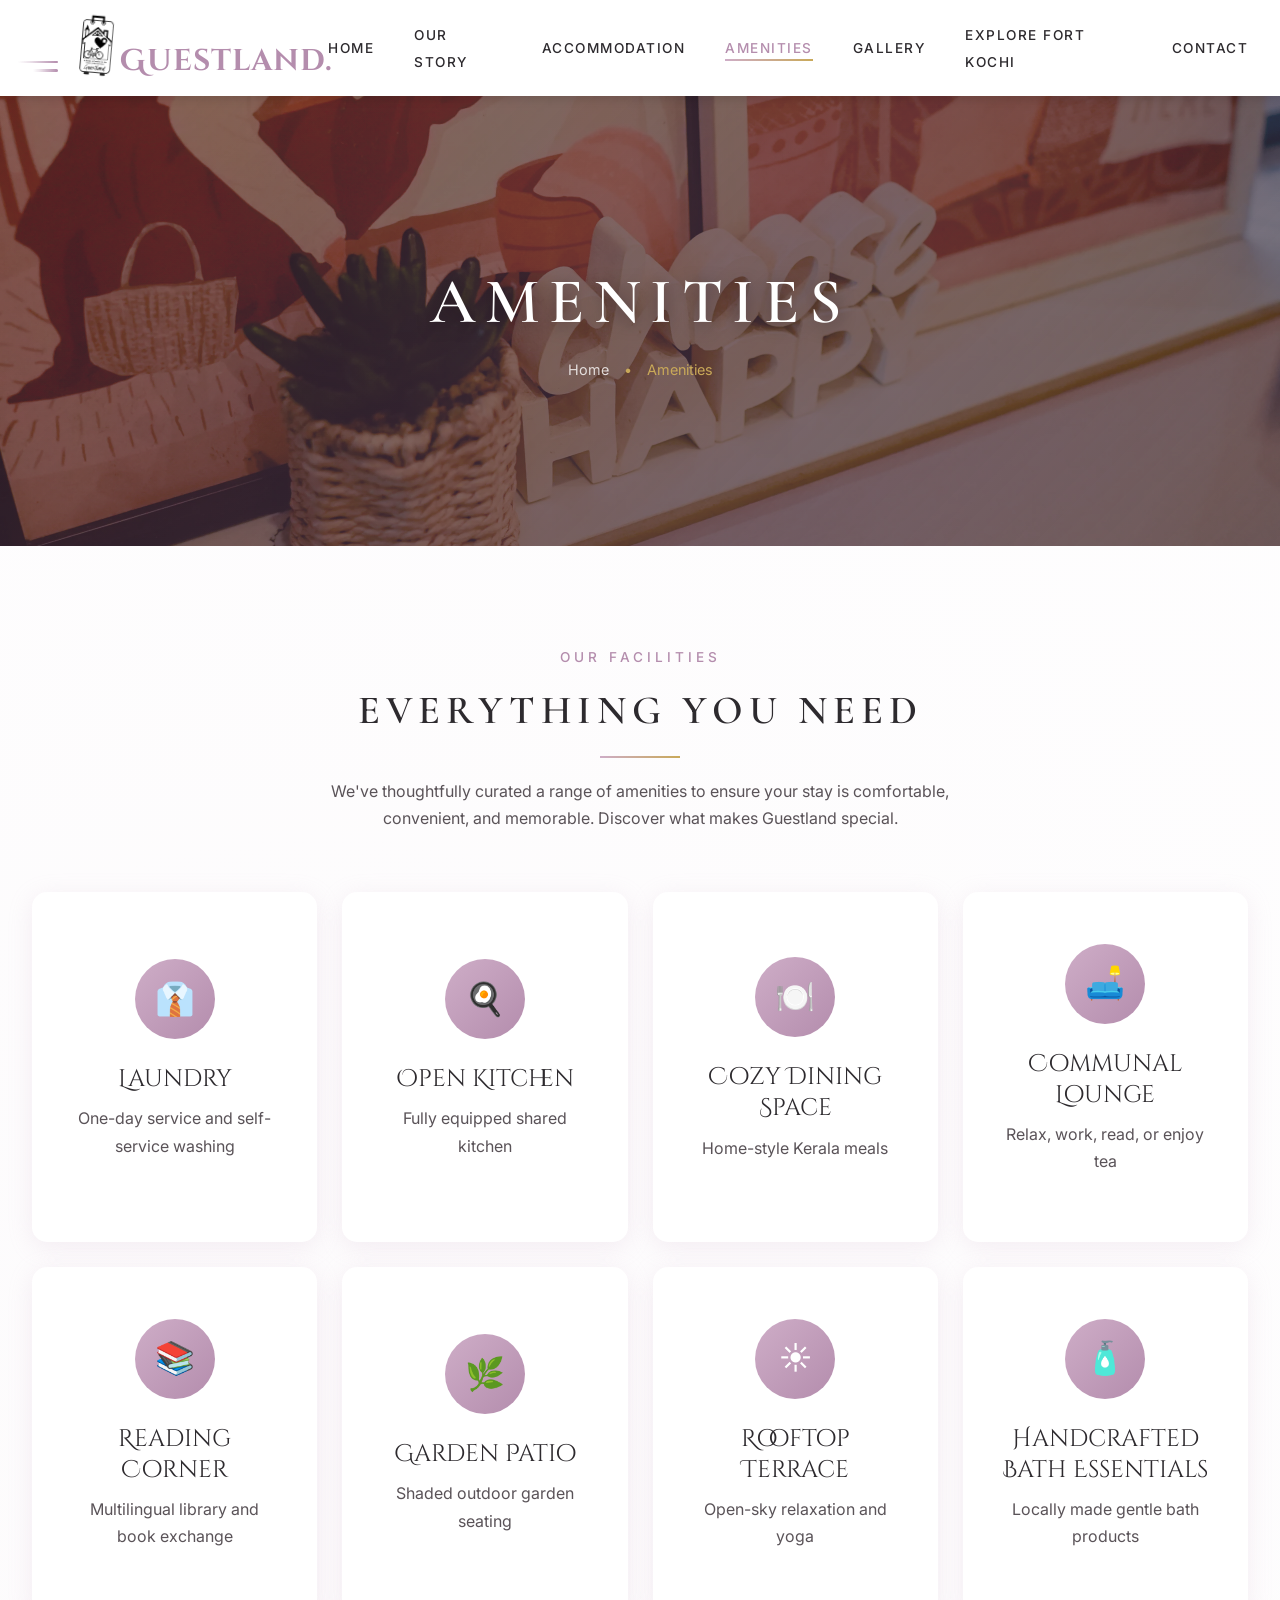
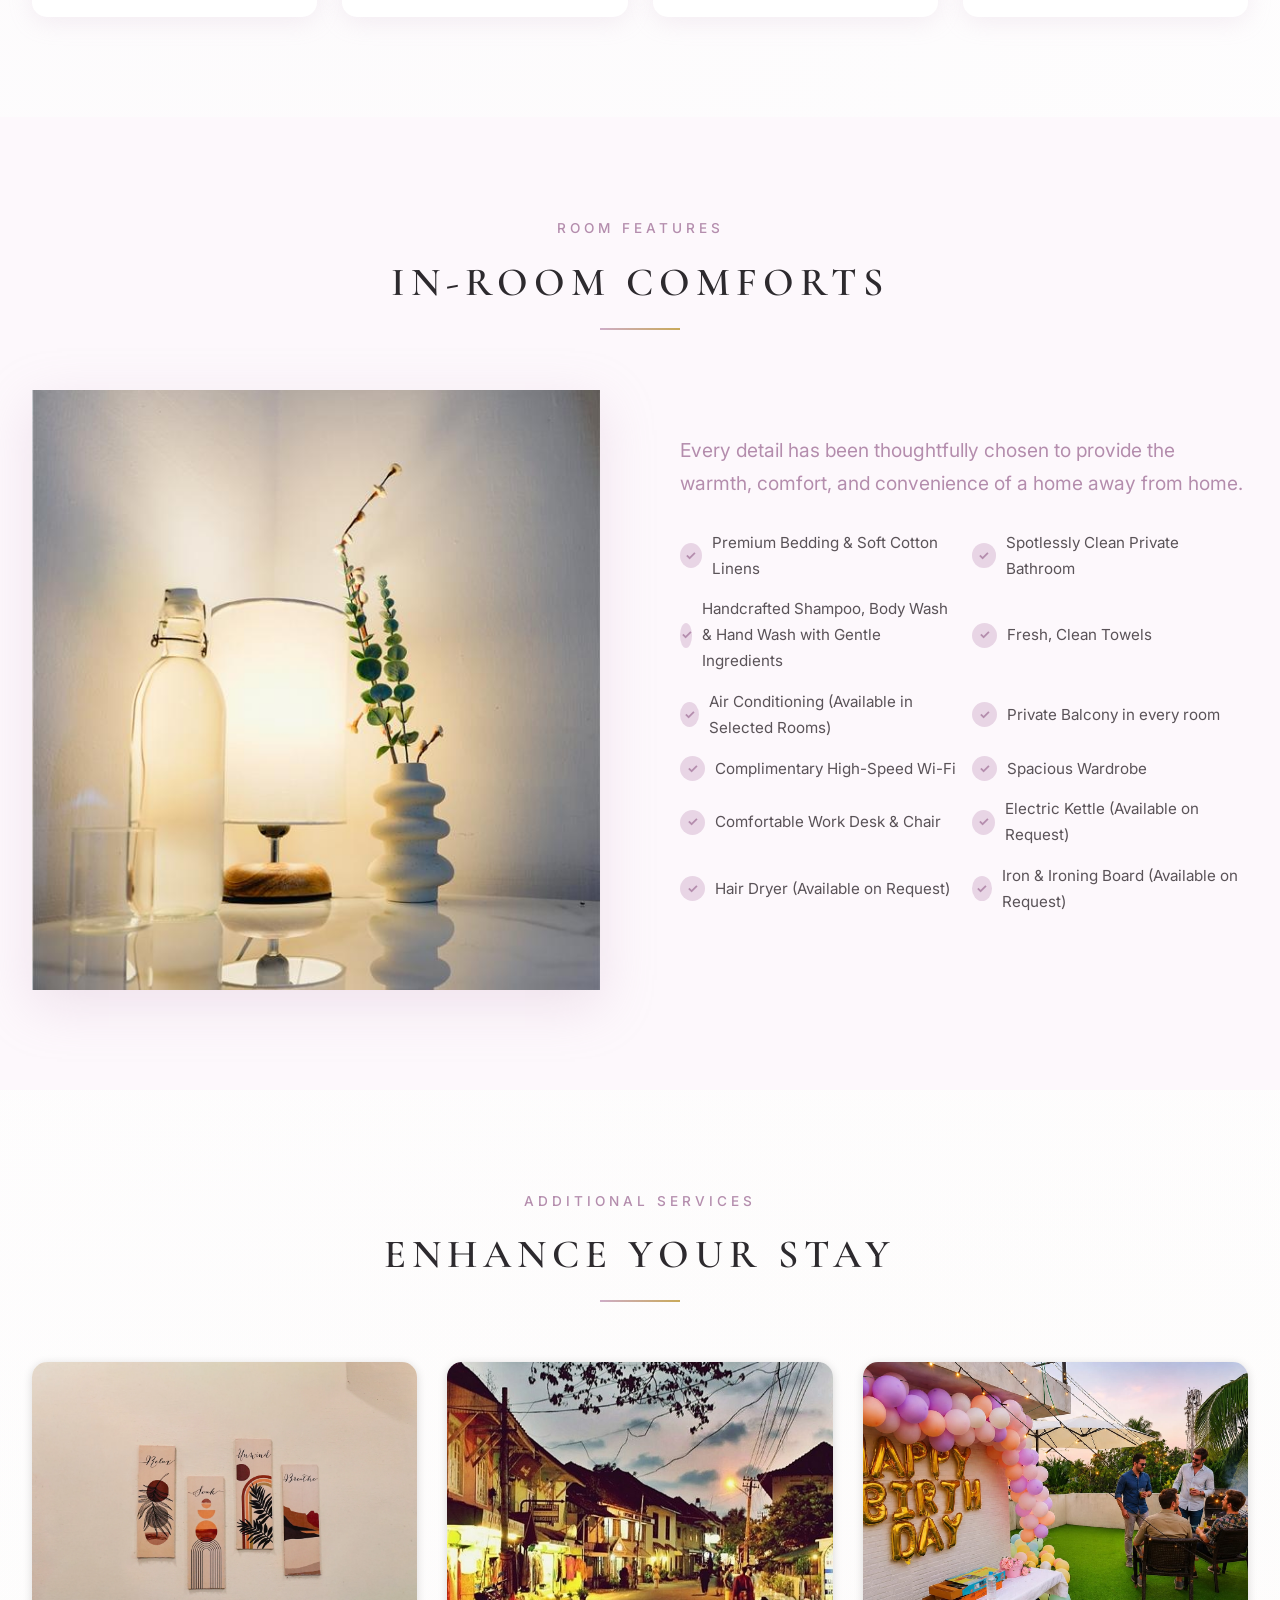
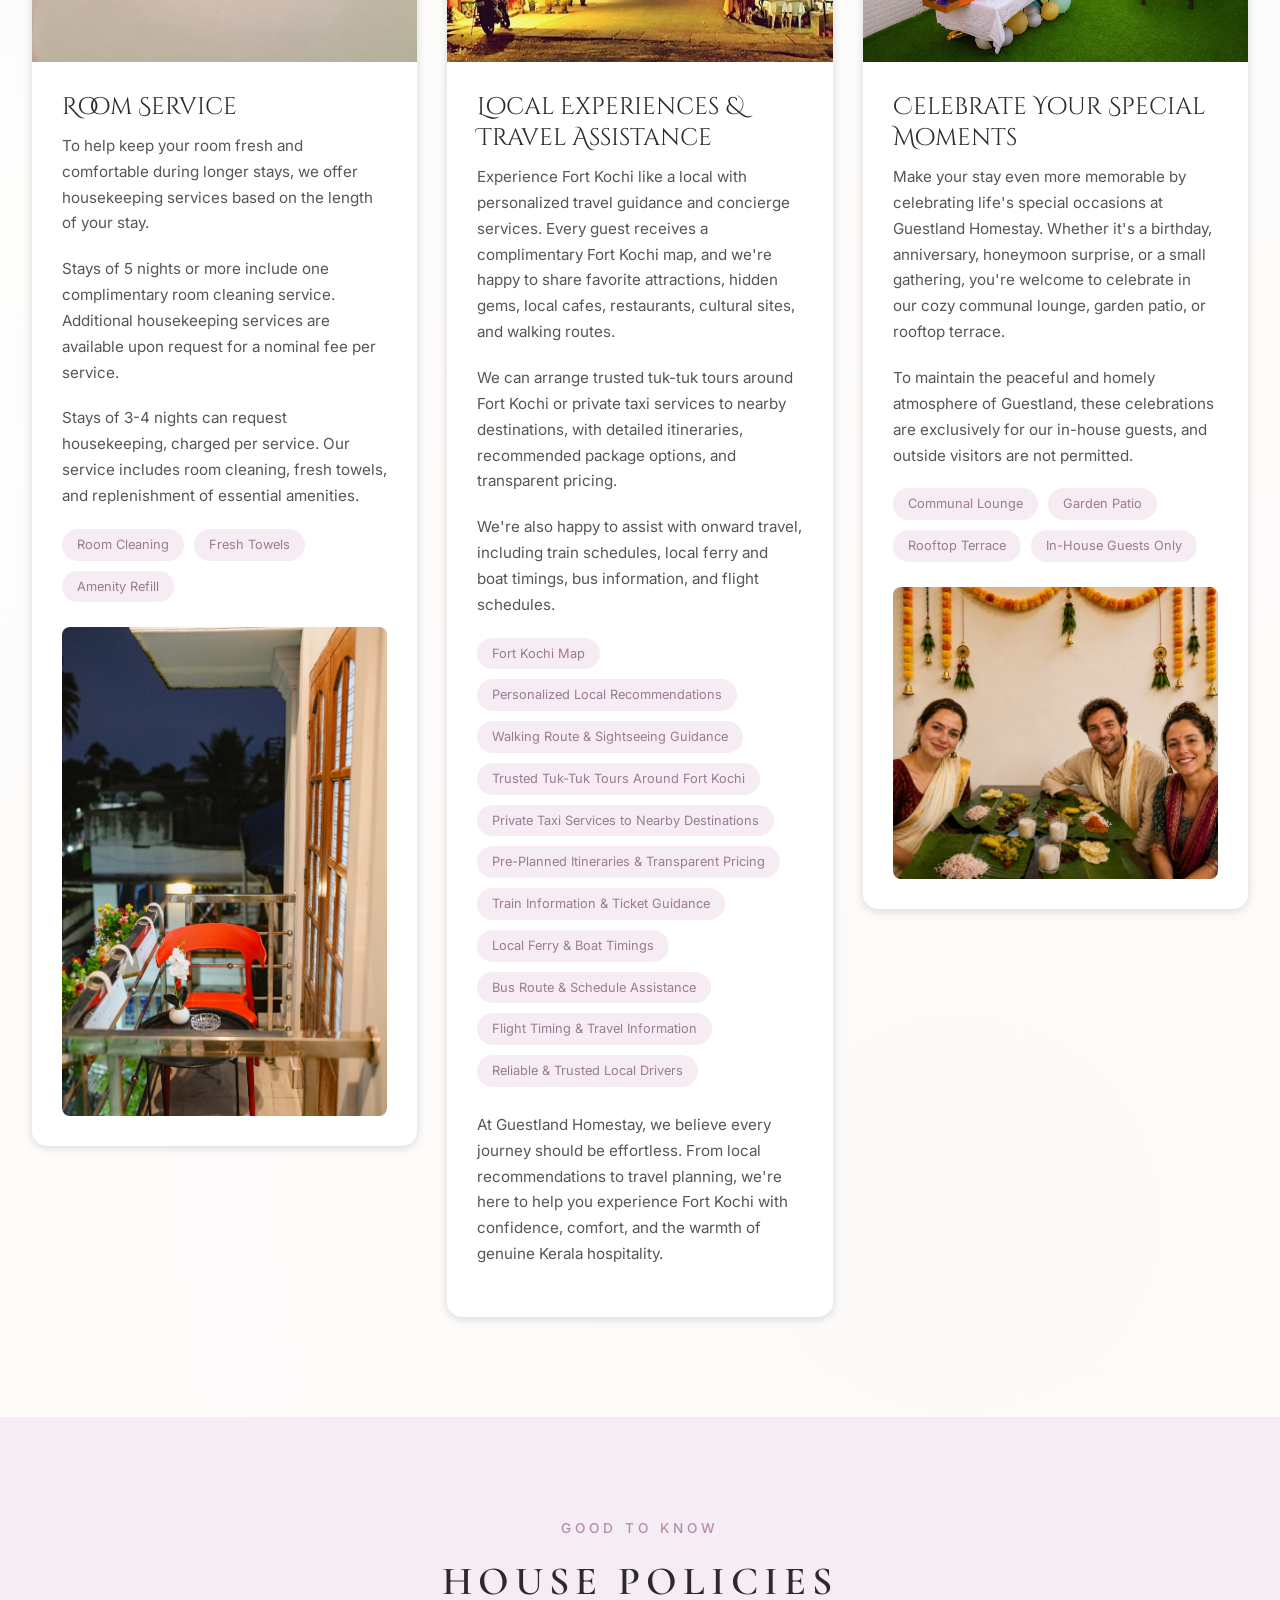
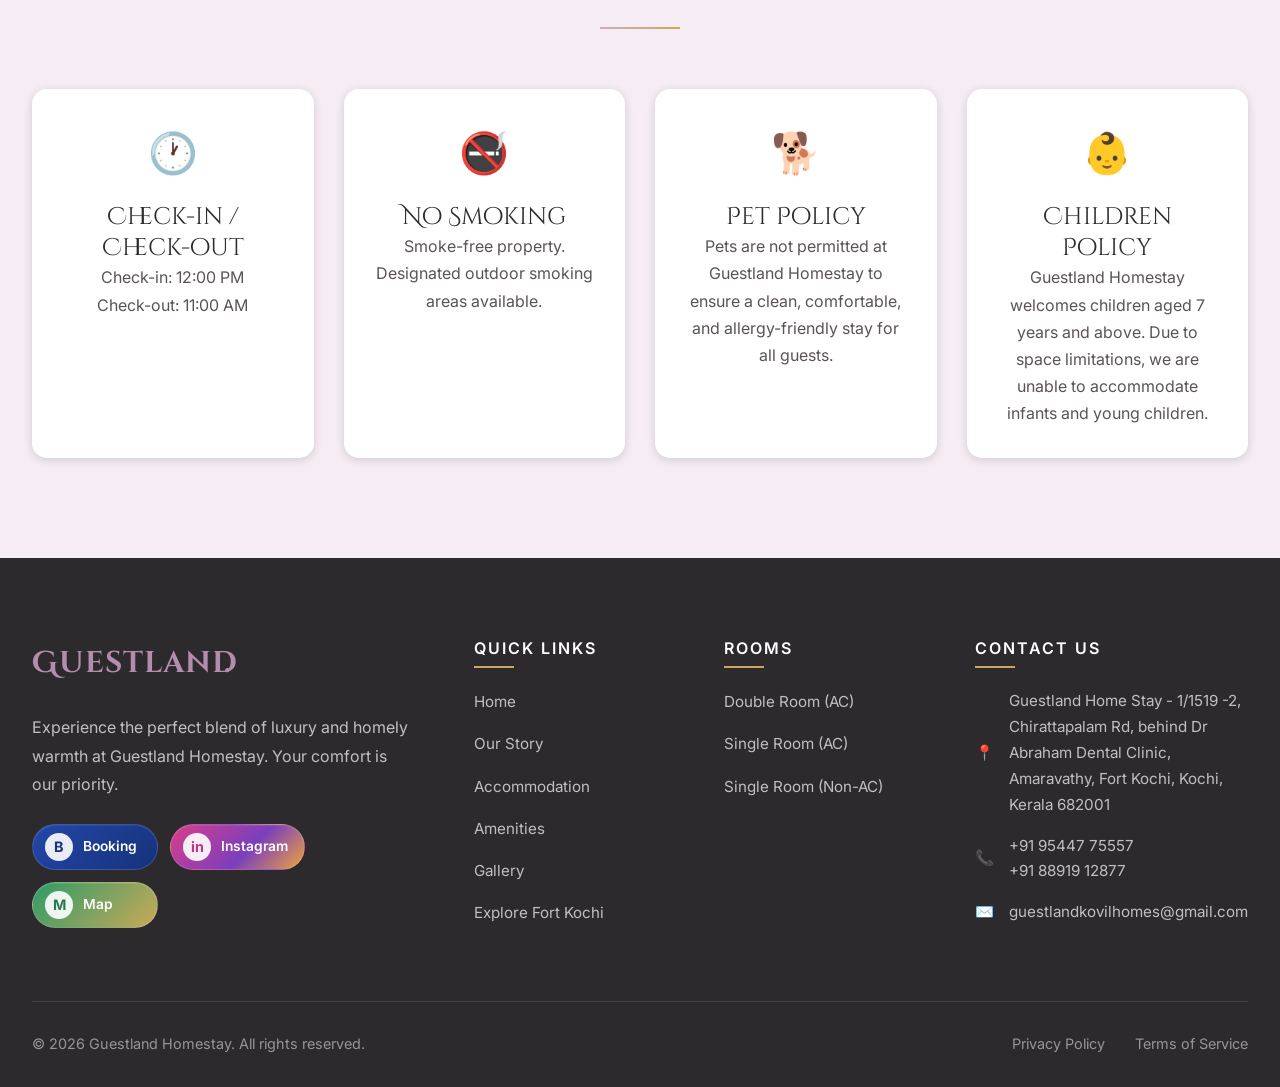
<file: amenities.html>
<!DOCTYPE html>
<html lang="en">
<head>
    <meta charset="UTF-8">
    <meta name="viewport" content="width=device-width, initial-scale=1.0">
    <title>Amenities | Guestland Homestay</title>
    <link rel="stylesheet" href="css/style.css">
</head>
<body>
    <!-- Navigation -->
    <nav class="navbar">
        <div class="container">
            <a href="index.html" class="logo">
                <div class="logo-lines">
                    <span class="logo-hline"></span>
                    <span class="logo-hline"></span>
                </div>
                <img src="images/home_stay_logo1.png" alt="Guestland Homestay logo">
                <span>Guestland.</span>
            </a>
            <ul class="nav-links" id="primary-navigation">
                <li><a href="index.html">Home</a></li>
                <li><a href="story.html">Our Story</a></li>
                <li class="dropdown">
                    <a href="accommodation.html">Accommodation</a>
                    <div class="dropdown-content">
                        <a href="accommodation.html#rooms">Rooms</a>
                        <a href="accommodation.html#living">Living Area</a>
                        <a href="accommodation.html#dining">Dining Area</a>
                        <a href="accommodation.html#outdoor">Outdoor Area</a>
                    </div>
                </li>
                <li><a href="amenities.html" class="active">Amenities</a></li>
                <li><a href="gallery.html">Gallery</a></li>
                <li><a href="attractions.html">Explore Fort Kochi</a></li>
                <li><a href="contact.html">Contact</a></li>
            </ul>
            <button class="menu-toggle" type="button" aria-label="Open navigation menu" aria-expanded="false" aria-controls="primary-navigation">
                <span aria-hidden="true"></span>
                <span aria-hidden="true"></span>
                <span aria-hidden="true"></span>
            </button>
        </div>
    </nav>

    <!-- Page Header -->
    <section class="page-header">
        <div class="hero-bg amenities-hero-bg">
            <img src="images/decor (2).webp" alt="Guestland communal lounge">
            <div class="hero-overlay"></div>
        </div>
        <div class="page-header-content">
            <h1>Amenities</h1>
            <div class="breadcrumb">
                <a href="index.html">Home</a>
                <span>•</span>
                <span>Amenities</span>
            </div>
        </div>
    </section>

    <!-- Amenities Intro -->
    <section class="section">
        <div class="container">
            <div class="section-header">
                <span class="subtitle">Our Facilities</span>
                <h2>Everything You Need</h2>
                <div class="divider"></div>
                <p style="max-width: 700px; margin: 20px auto 0;">We've thoughtfully curated a range of amenities to ensure your stay is comfortable, convenient, and memorable. Discover what makes Guestland special.</p>
            </div>

            <!-- Flip Cards Grid -->
            <div class="rooms-grid" style="grid-template-columns: repeat(4, 1fr); gap: 25px;">
                <!-- Laundry -->
                <div class="flip-card">
                    <div class="flip-card-inner">
                        <div class="flip-card-front">
                            <div class="icon">👔</div>
                            <h4>Laundry</h4>
                            <p>One-day service and self-service washing</p>
                        </div>
                        <div class="flip-card-back">
                            <h4>Laundry</h4>
                            <p>Enjoy the convenience of our one-day laundry service or use the self-service washing machine. An outdoor drying area and iron &amp; ironing board are also available for your convenience.</p>
                        </div>
                    </div>
                </div>

                <!-- Open Kitchen -->
                <div class="flip-card">
                    <div class="flip-card-inner">
                        <div class="flip-card-front">
                            <div class="icon">🍳</div>
                            <h4>Open Kitchen</h4>
                            <p>Fully equipped shared kitchen</p>
                        </div>
                        <div class="flip-card-back">
                            <h4>Open Kitchen</h4>
                            <p>Cook meals, brew tea or coffee, and enjoy the comforts of a fully equipped shared kitchen.</p>
                        </div>
                    </div>
                </div>

                <!-- Cozy Dining Space -->
                <div class="flip-card">
                    <div class="flip-card-inner">
                        <div class="flip-card-front">
                            <div class="icon">🍽️</div>
                            <h4>Cozy Dining Space</h4>
                            <p>Home-style Kerala meals</p>
                        </div>
                        <div class="flip-card-back">
                            <h4>Cozy Dining Space</h4>
                            <p>Enjoy home-style Kerala meals and connect with fellow travelers.</p>
                        </div>
                    </div>
                </div>

                <!-- Communal Lounge -->
                <div class="flip-card">
                    <div class="flip-card-inner">
                        <div class="flip-card-front">
                            <div class="icon">🛋️</div>
                            <h4>Communal Lounge</h4>
                            <p>Relax, work, read, or enjoy tea</p>
                        </div>
                        <div class="flip-card-back">
                            <h4>Communal Lounge</h4>
                            <p>Relax, work, read, or enjoy tea and coffee in a welcoming shared space.</p>
                        </div>
                    </div>
                </div>

                <!-- Reading Corner -->
                <div class="flip-card">
                    <div class="flip-card-inner">
                        <div class="flip-card-front">
                            <div class="icon">📚</div>
                            <h4>Reading Corner</h4>
                            <p>Multilingual library and book exchange</p>
                        </div>
                        <div class="flip-card-back">
                            <h4>Reading Corner</h4>
                            <p>Aesthetic library with multilingual books and a book exchange.</p>
                        </div>
                    </div>
                </div>

                <!-- Garden Patio -->
                <div class="flip-card">
                    <div class="flip-card-inner">
                        <div class="flip-card-front">
                            <div class="icon">🌿</div>
                            <h4>Garden Patio</h4>
                            <p>Shaded outdoor garden seating</p>
                        </div>
                        <div class="flip-card-back">
                            <h4>Garden Patio</h4>
                            <p>Shaded outdoor seating with peaceful garden and neighborhood views.</p>
                        </div>
                    </div>
                </div>

                <!-- Rooftop Terrace -->
                <div class="flip-card">
                    <div class="flip-card-inner">
                        <div class="flip-card-front">
                            <div class="icon">☀️</div>
                            <h4>Rooftop Terrace</h4>
                            <p>Open-sky relaxation and yoga</p>
                        </div>
                        <div class="flip-card-back">
                            <h4>Rooftop Terrace</h4>
                            <p>Relax, practice yoga, enjoy the view, or unwind under the open sky.</p>
                        </div>
                    </div>
                </div>

                <!-- Handcrafted Bath Essentials -->
                <div class="flip-card">
                    <div class="flip-card-inner">
                        <div class="flip-card-front">
                            <div class="icon">🧴</div>
                            <h4>Handcrafted Bath Essentials</h4>
                            <p>Locally made gentle bath products</p>
                        </div>
                        <div class="flip-card-back">
                            <h4>Handcrafted Bath Essentials</h4>
                            <p>Enjoy our handcrafted shampoo, body wash, and hand wash, specially made by a local family using gentle ingredients with fewer harsh chemicals—for your comfort and to support small local businesses.</p>
                        </div>
                    </div>
                </div>
            </div>
        </div>
    </section>

    <!-- In-Room Amenities -->
    <section class="section" style="background: var(--cream);">
        <div class="container">
            <div class="section-header">
                <span class="subtitle">Room Features</span>
                <h2>In-Room Comforts</h2>
                <div class="divider"></div>
            </div>
            
            <div class="welcome-grid">
                <div class="welcome-image">
                    <img src="images/optimized/room-detail.jpg" alt="Guestland room amenities" class="main-image" loading="lazy">
                </div>
                <div class="welcome-content">
                    <p class="lead">Every detail has been thoughtfully chosen to provide the warmth, comfort, and convenience of a home away from home.</p>
                    <ul class="features-list" style="grid-template-columns: 1fr 1fr;">
                        <li>Premium Bedding &amp; Soft Cotton Linens</li>
                        <li>Spotlessly Clean Private Bathroom</li>
                        <li>Handcrafted Shampoo, Body Wash &amp; Hand Wash with Gentle Ingredients</li>
                        <li>Fresh, Clean Towels</li>
                        <li>Air Conditioning (Available in Selected Rooms)</li>
                        <li>Private Balcony in every room</li>
                        <li>Complimentary High-Speed Wi-Fi</li>
                        <li>Spacious Wardrobe</li>
                        <li>Comfortable Work Desk &amp; Chair</li>
                        <li>Electric Kettle (Available on Request)</li>
                        <li>Hair Dryer (Available on Request)</li>
                        <li>Iron &amp; Ironing Board (Available on Request)</li>
                    </ul>
                </div>
            </div>
        </div>
    </section>

    <!-- Services Section -->
    <section class="section">
        <div class="container">
            <div class="section-header">
                <span class="subtitle">Additional Services</span>
                <h2>Enhance Your Stay</h2>
                <div class="divider"></div>
            </div>
            
            <div class="rooms-grid enhance-stay-grid">
                <div class="room-card">
                    <div class="room-card-image">
                        <img src="images/Decor.webp" alt="Guestland home-style dining service" loading="lazy">
                    </div>
                    <div class="room-card-content">
                        <h4>Room Service</h4>
                        <p>To help keep your room fresh and comfortable during longer stays, we offer housekeeping services based on the length of your stay.</p>
                        <p>Stays of 5 nights or more include one complimentary room cleaning service. Additional housekeeping services are available upon request for a nominal fee per service.</p>
                        <p>Stays of 3-4 nights can request housekeeping, charged per service. Our service includes room cleaning, fresh towels, and replenishment of essential amenities.</p>
                        <div class="room-features">
                            <span>Room Cleaning</span>
                            <span>Fresh Towels</span>
                            <span>Amenity Refill</span>
                        </div>
                        <div class="enhance-gap-image">
                            <img src="images/gapimage1.webp" alt="Fresh room service essentials at Guestland Homestay" loading="lazy">
                        </div>
                    </div>
                </div>

                <div class="room-card">
                    <div class="room-card-image">
                        <img src="images/princess street.jpeg" alt="Guestland Fort Kochi exterior" loading="lazy">
                    </div>
                    <div class="room-card-content">
                        <h4>Local Experiences &amp; Travel Assistance</h4>
                        <p>Experience Fort Kochi like a local with personalized travel guidance and concierge services. Every guest receives a complimentary Fort Kochi map, and we're happy to share favorite attractions, hidden gems, local cafes, restaurants, cultural sites, and walking routes.</p>
                        <p>We can arrange trusted tuk-tuk tours around Fort Kochi or private taxi services to nearby destinations, with detailed itineraries, recommended package options, and transparent pricing.</p>
                        <p>We're also happy to assist with onward travel, including train schedules, local ferry and boat timings, bus information, and flight schedules.</p>
                        <div class="room-features">
                            <span>Fort Kochi Map</span>
                            <span>Personalized Local Recommendations</span>
                            <span>Walking Route &amp; Sightseeing Guidance</span>
                            <span>Trusted Tuk-Tuk Tours Around Fort Kochi</span>
                            <span>Private Taxi Services to Nearby Destinations</span>
                            <span>Pre-Planned Itineraries &amp; Transparent Pricing</span>
                            <span>Train Information &amp; Ticket Guidance</span>
                            <span>Local Ferry &amp; Boat Timings</span>
                            <span>Bus Route &amp; Schedule Assistance</span>
                            <span>Flight Timing &amp; Travel Information</span>
                            <span>Reliable &amp; Trusted Local Drivers</span>
                        </div>
                        <p>At Guestland Homestay, we believe every journey should be effortless. From local recommendations to travel planning, we're here to help you experience Fort Kochi with confidence, comfort, and the warmth of genuine Kerala hospitality.</p>
                    </div>
                </div>

                <div class="room-card">
                    <div class="room-card-image">
                        <img src="images/HBD.jpeg" alt="Guestland lounge for intimate gatherings" loading="lazy">
                    </div>
                    <div class="room-card-content">
                        <h4>Celebrate Your Special Moments</h4>
                        <p>Make your stay even more memorable by celebrating life's special occasions at Guestland Homestay. Whether it's a birthday, anniversary, honeymoon surprise, or a small gathering, you're welcome to celebrate in our cozy communal lounge, garden patio, or rooftop terrace.</p>
                        <p>To maintain the peaceful and homely atmosphere of Guestland, these celebrations are exclusively for our in-house guests, and outside visitors are not permitted.</p>
                        <div class="room-features">
                            <span>Communal Lounge</span>
                            <span>Garden Patio</span>
                            <span>Rooftop Terrace</span>
                            <span>In-House Guests Only</span>
                        </div>
                        <div class="enhance-gap-image">
                            <img src="images/gapimage2.jpeg" alt="Guestland celebration setup for special moments" loading="lazy">
                        </div>
                    </div>
                </div>
            </div>
        </div>
    </section>

    <!-- Policies Section -->
    <section class="section" style="background: var(--primary-lighter);">
        <div class="container">
            <div class="section-header">
                <span class="subtitle">Good to Know</span>
                <h2>House Policies</h2>
                <div class="divider"></div>
            </div>
            
            <div class="rooms-grid" style="grid-template-columns: repeat(4, 1fr);">
                <div class="room-card" style="text-align: center; padding: 30px;">
                    <div style="font-size: 2.5rem; margin-bottom: 15px;">🕐</div>
                    <h4>Check-in / Check-out</h4>
                    <p style="margin: 0;">Check-in: 12:00 PM<br>Check-out: 11:00 AM</p>
                </div>
                <div class="room-card" style="text-align: center; padding: 30px;">
                    <div style="font-size: 2.5rem; margin-bottom: 15px;">🚭</div>
                    <h4>No Smoking</h4>
                    <p style="margin: 0;">Smoke-free property. Designated outdoor smoking areas available.</p>
                </div>
                <div class="room-card" style="text-align: center; padding: 30px;">
                    <div style="font-size: 2.5rem; margin-bottom: 15px;">🐕</div>
                    <h4>Pet Policy</h4>
                    <p style="margin: 0;">Pets are not permitted at Guestland Homestay to ensure a clean, comfortable, and allergy-friendly stay for all guests.</p>
                </div>
                <div class="room-card" style="text-align: center; padding: 30px;">
                    <div style="font-size: 2.5rem; margin-bottom: 15px;">👶</div>
                    <h4>Children Policy</h4>
                    <p style="margin: 0;">Guestland Homestay welcomes children aged 7 years and above. Due to space limitations, we are unable to accommodate infants and young children.</p>
                </div>
            </div>
        </div>
    </section>

    <!-- Footer -->
    <footer class="footer">
        <div class="container">
            <div class="footer-grid">
                <div class="footer-about">
                    <a href="index.html" class="logo">Guestland<span>.</span></a>
                    <p>Experience the perfect blend of luxury and homely warmth at Guestland Homestay. Your comfort is our priority.</p>
                    <div class="social-links footer-social-links" aria-label="Guestland links">
                        <a href="https://www.booking.com/hotel/in/kovil-homes-guest-land.en-gb.html?aid=304142&label=gen173nr-10CAEoggI46AdIM1gEaGyIAQGYATO4ARfIAQzYAQPoAQH4AQGIAgGoAgG4Au7TtNIGwAIB0gIkYWEyZWE2YmQtNzgzYi00MWZiLWFjOGItNTFjMDk3MDYyNDdk2AIB4AIB&sid=e825ec350ecc7b436de0e7351ef931e3&dest_id=-2093645&dest_type=city&dist=0&group_adults=2&group_children=0&hapos=1&hpos=1&no_rooms=1&req_adults=2&req_children=0&room1=A%2CA&sb_price_type=total&sr_order=popularity&srepoch=1783441976&srpvid=a01074455c0806b8&type=total&ucfs=1&" class="social-link footer-social-link booking-link" target="_blank" rel="noopener noreferrer" aria-label="Book Guestland on Booking.com" title="Booking.com">
                            <span class="social-icon">B</span>
                            <span class="social-label">Booking</span>
                        </a>
                        <a href="https://www.instagram.com/guestland_fortkochi/?__pwa=1" class="social-link footer-social-link instagram-link" target="_blank" rel="noopener noreferrer" aria-label="Follow Guestland on Instagram" title="Instagram">
                            <span class="social-icon">in</span>
                            <span class="social-label">Instagram</span>
                        </a>
                        <a href="https://www.google.com/maps/dir/?api=1&amp;destination=Guestland%20Homestay%2C%201%2F1519%2C%20Chirattapalam%20Road%2C%20Amaravathy%2C%20Fort%20Kochi%2C%20Kerala%20682001" class="social-link footer-social-link map-link" target="_blank" rel="noopener noreferrer" aria-label="Get directions to Guestland Homestay in Google Maps" title="Map">
                            <span class="social-icon">m</span>
                            <span class="social-label">Map</span>
                        </a>
                    </div>
                </div>
                <div class="footer-links-col">
                    <h4>Quick Links</h4>
                    <ul class="footer-links">
                        <li><a href="index.html">Home</a></li>
                        <li><a href="story.html">Our Story</a></li>
                        <li><a href="accommodation.html">Accommodation</a></li>
                        <li><a href="amenities.html">Amenities</a></li>
                        <li><a href="gallery.html">Gallery</a></li>
                        <li><a href="attractions.html">Explore Fort Kochi</a></li>
                    </ul>
                </div>
                <div class="footer-links-col">
                    <h4>Rooms</h4>
                    <ul class="footer-links">
                        <li><a href="accommodation.html#rooms">Double Room (AC)</a></li>
                        
                        <li><a href="accommodation.html#rooms">Single Room (AC)</a></li>
                        <li><a href="accommodation.html#rooms">Single Room (Non-AC)</a></li>
                    </ul>
                </div>
                <div class="footer-contact">
                    <h4>Contact Us</h4>
                    <p><span>📍</span> Guestland Home Stay - 1/1519 -2, Chirattapalam Rd, behind Dr Abraham Dental Clinic, Amaravathy, Fort Kochi, Kochi, Kerala 682001</p>
                    <p><span>📞</span> +91 95447 75557 <br> +91 88919 12877</p>
                    <p><span>✉️</span> guestlandkovilhomes@gmail.com</p>
                </div>
            </div>
            <div class="footer-bottom">
                <p>&copy; 2026 Guestland Homestay. All rights reserved.</p>
                <div class="footer-bottom-links">
                    <a href="#">Privacy Policy</a>
                    <a href="#">Terms of Service</a>
                </div>
            </div>
        </div>
    </footer>
    <script src="js/navigation.js" defer></script>
</body>
</html>
</file>
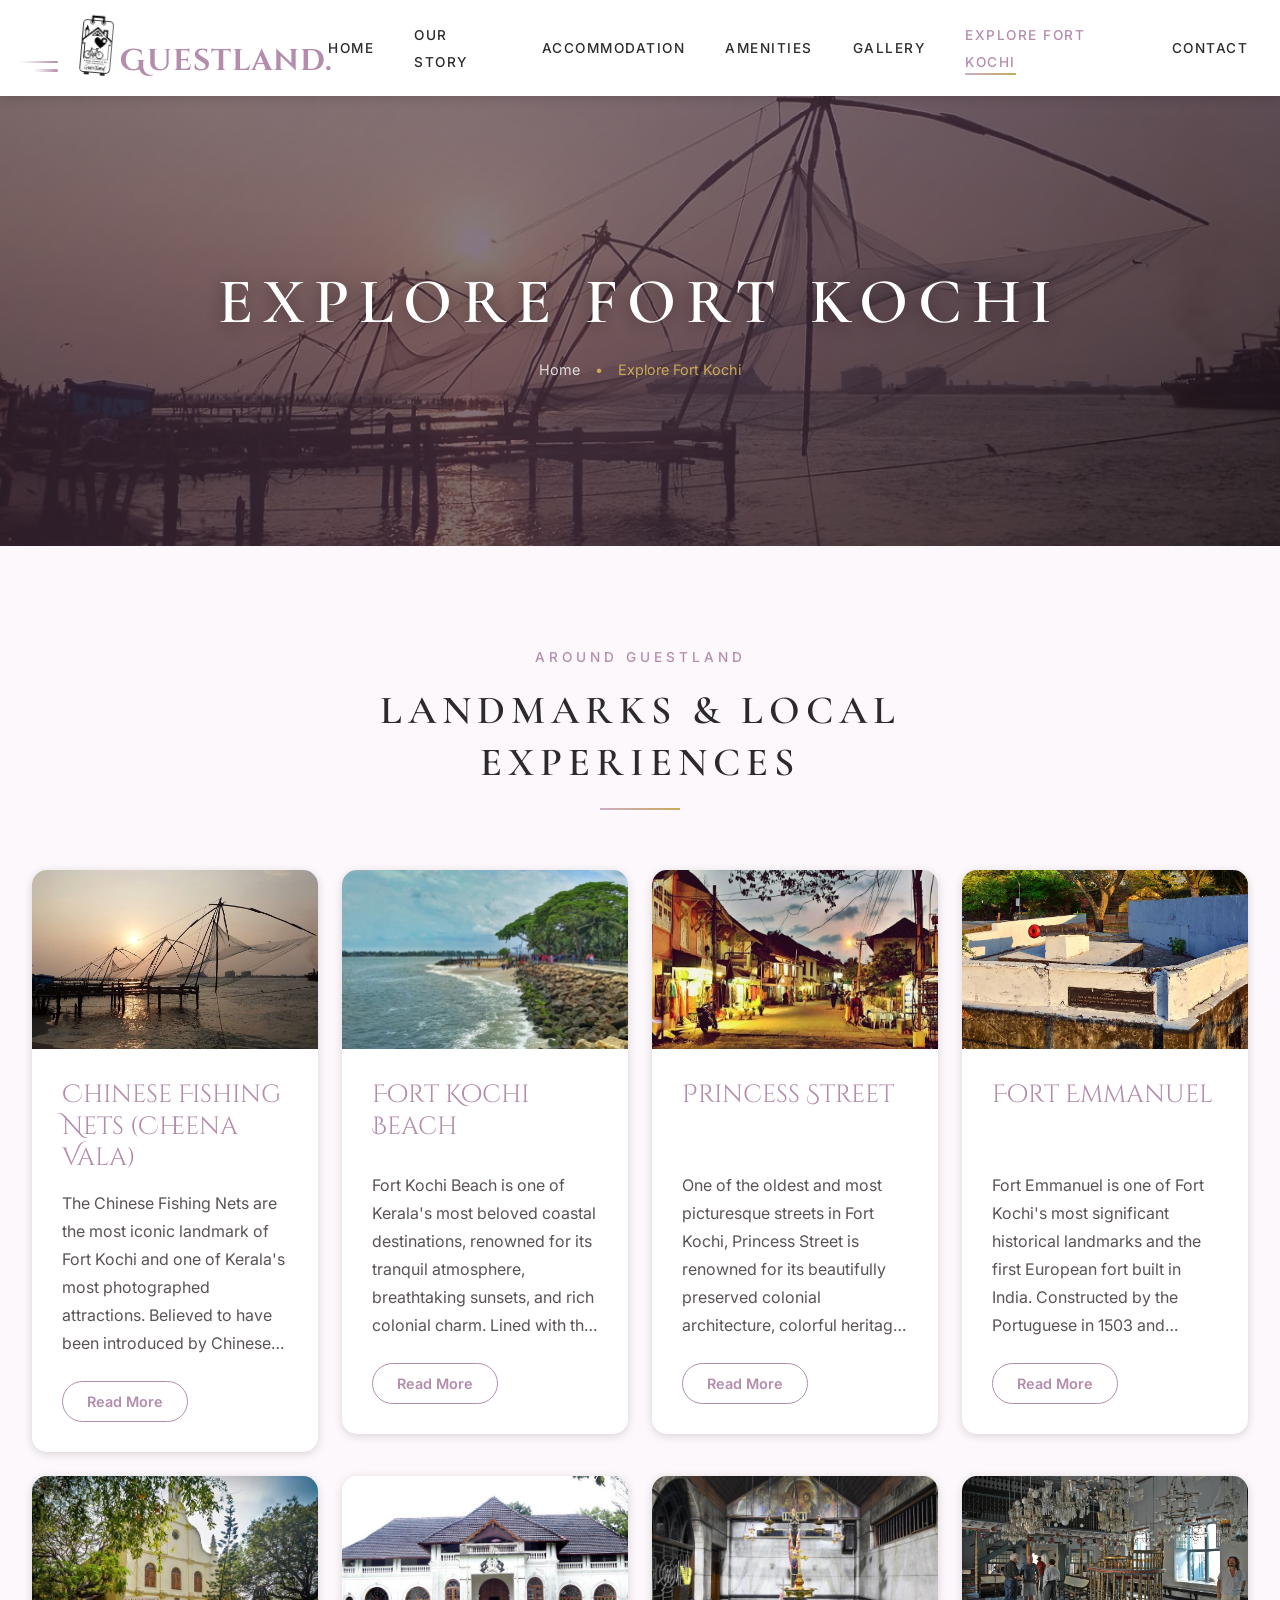
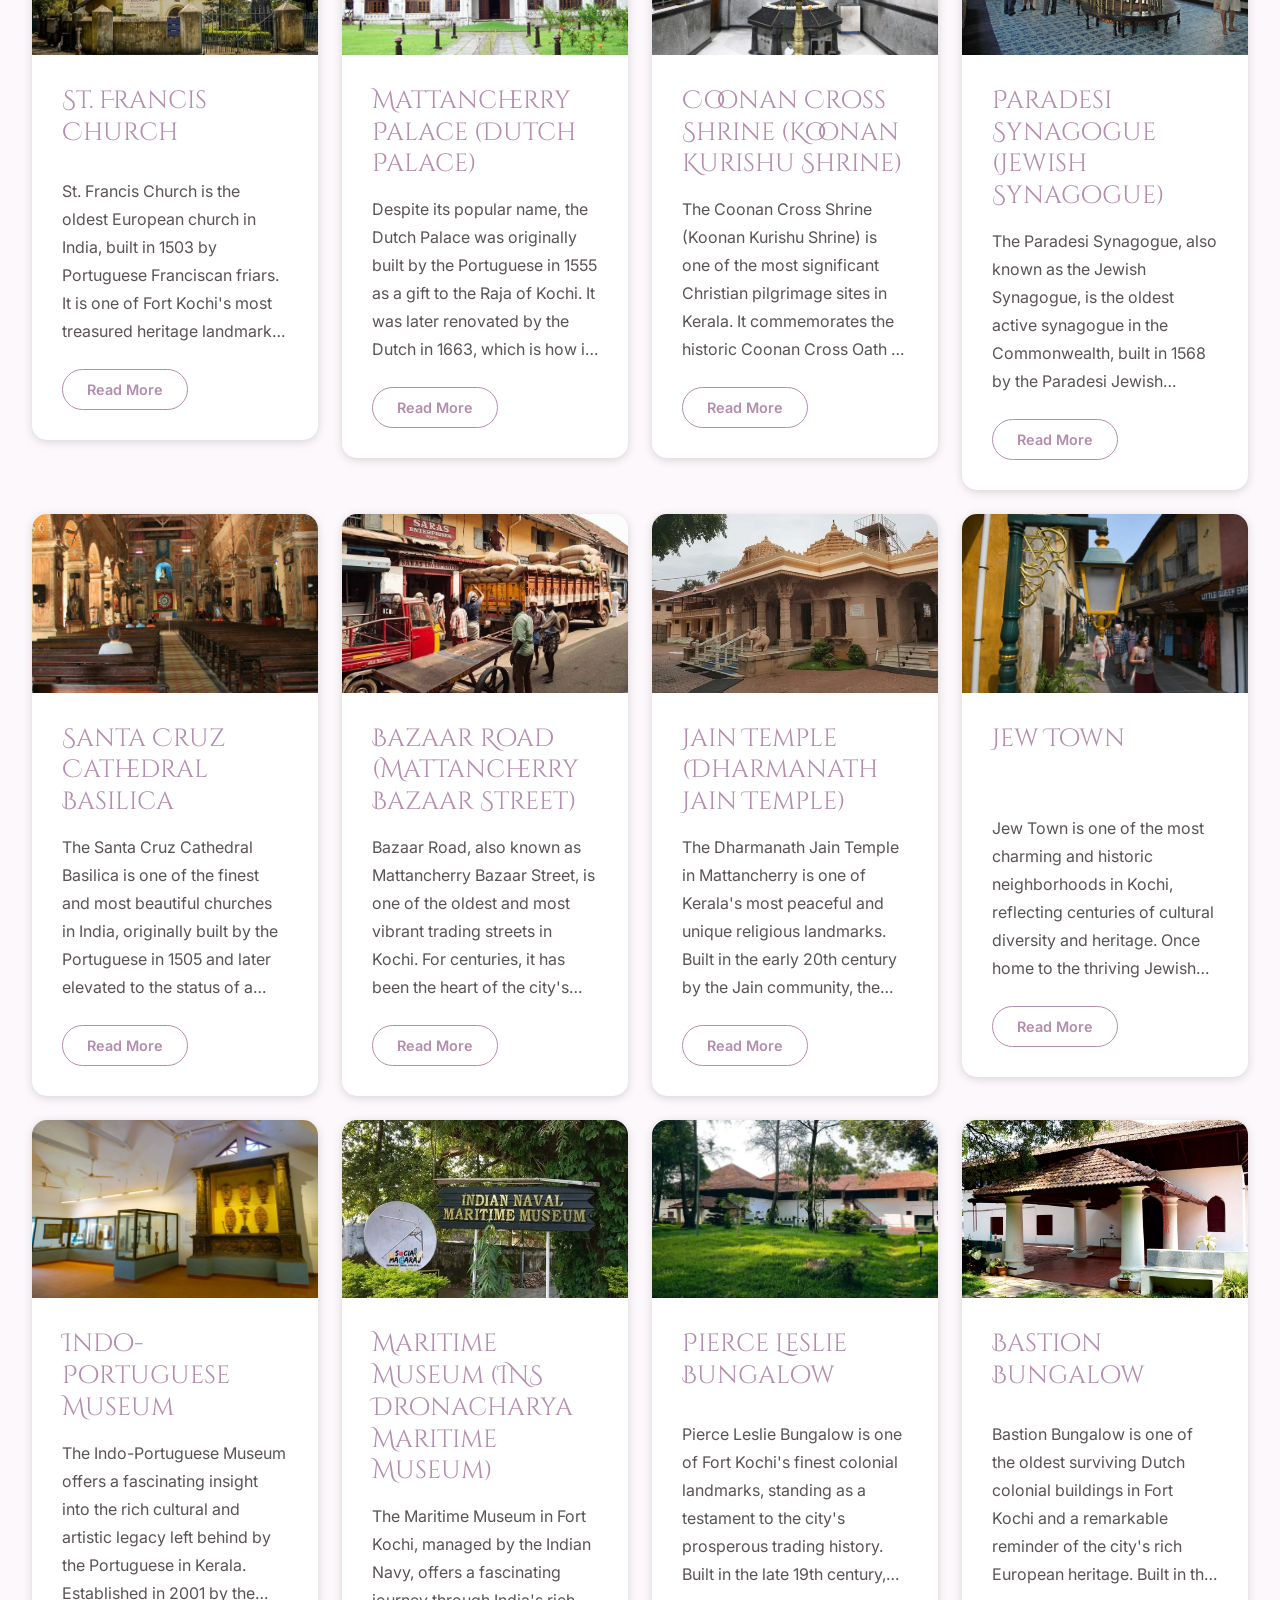
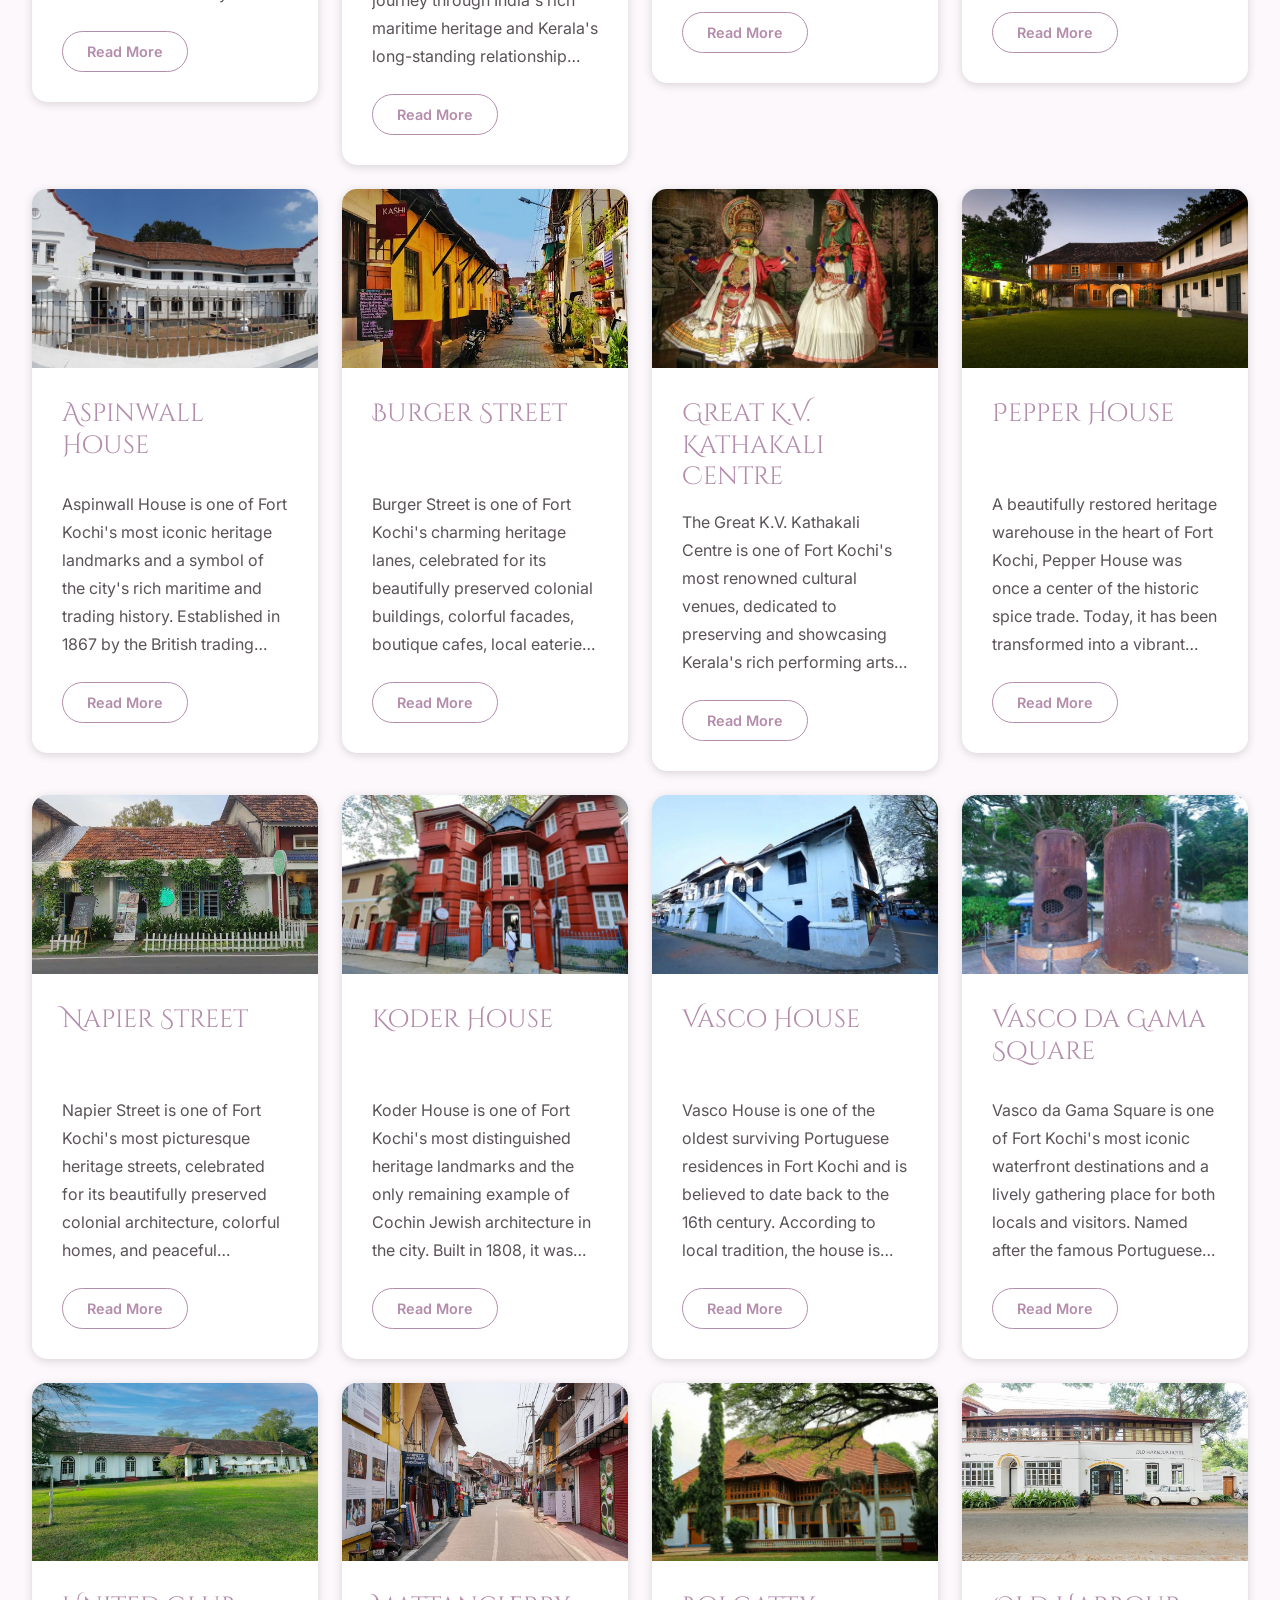
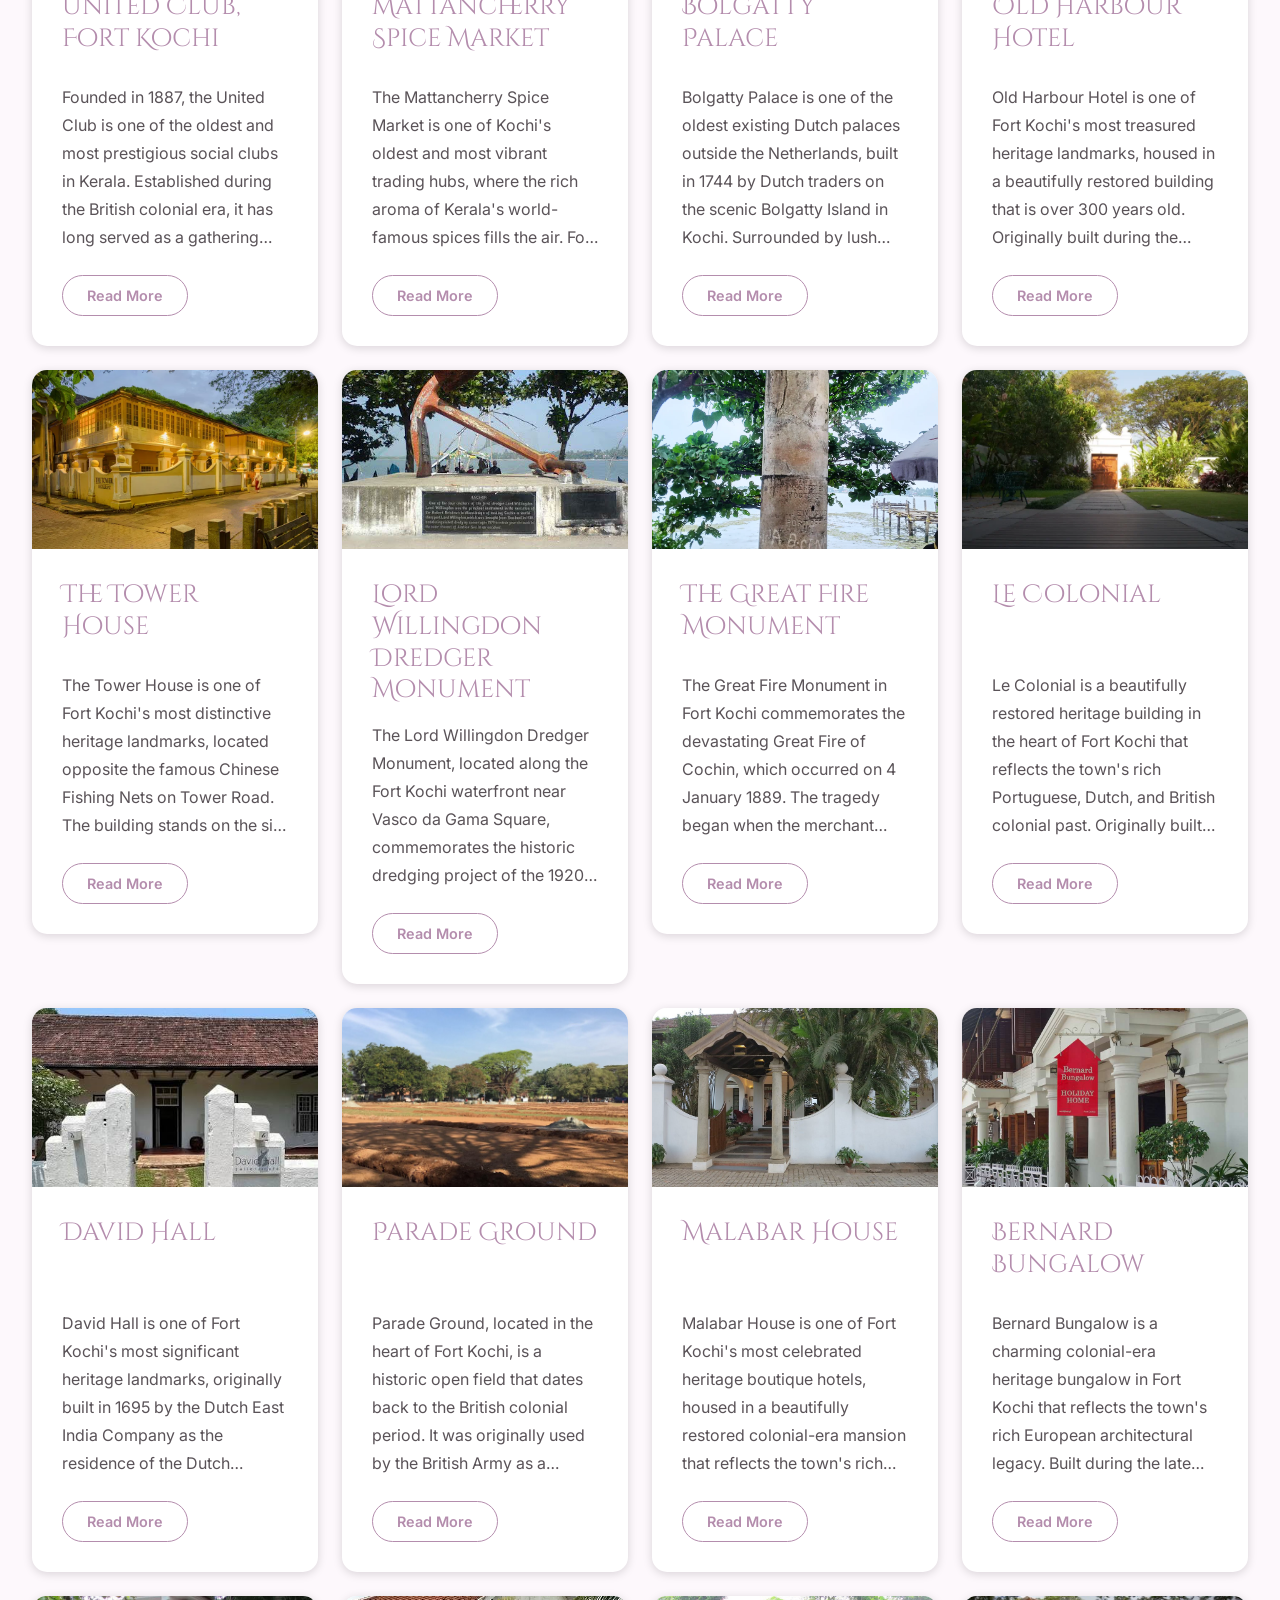
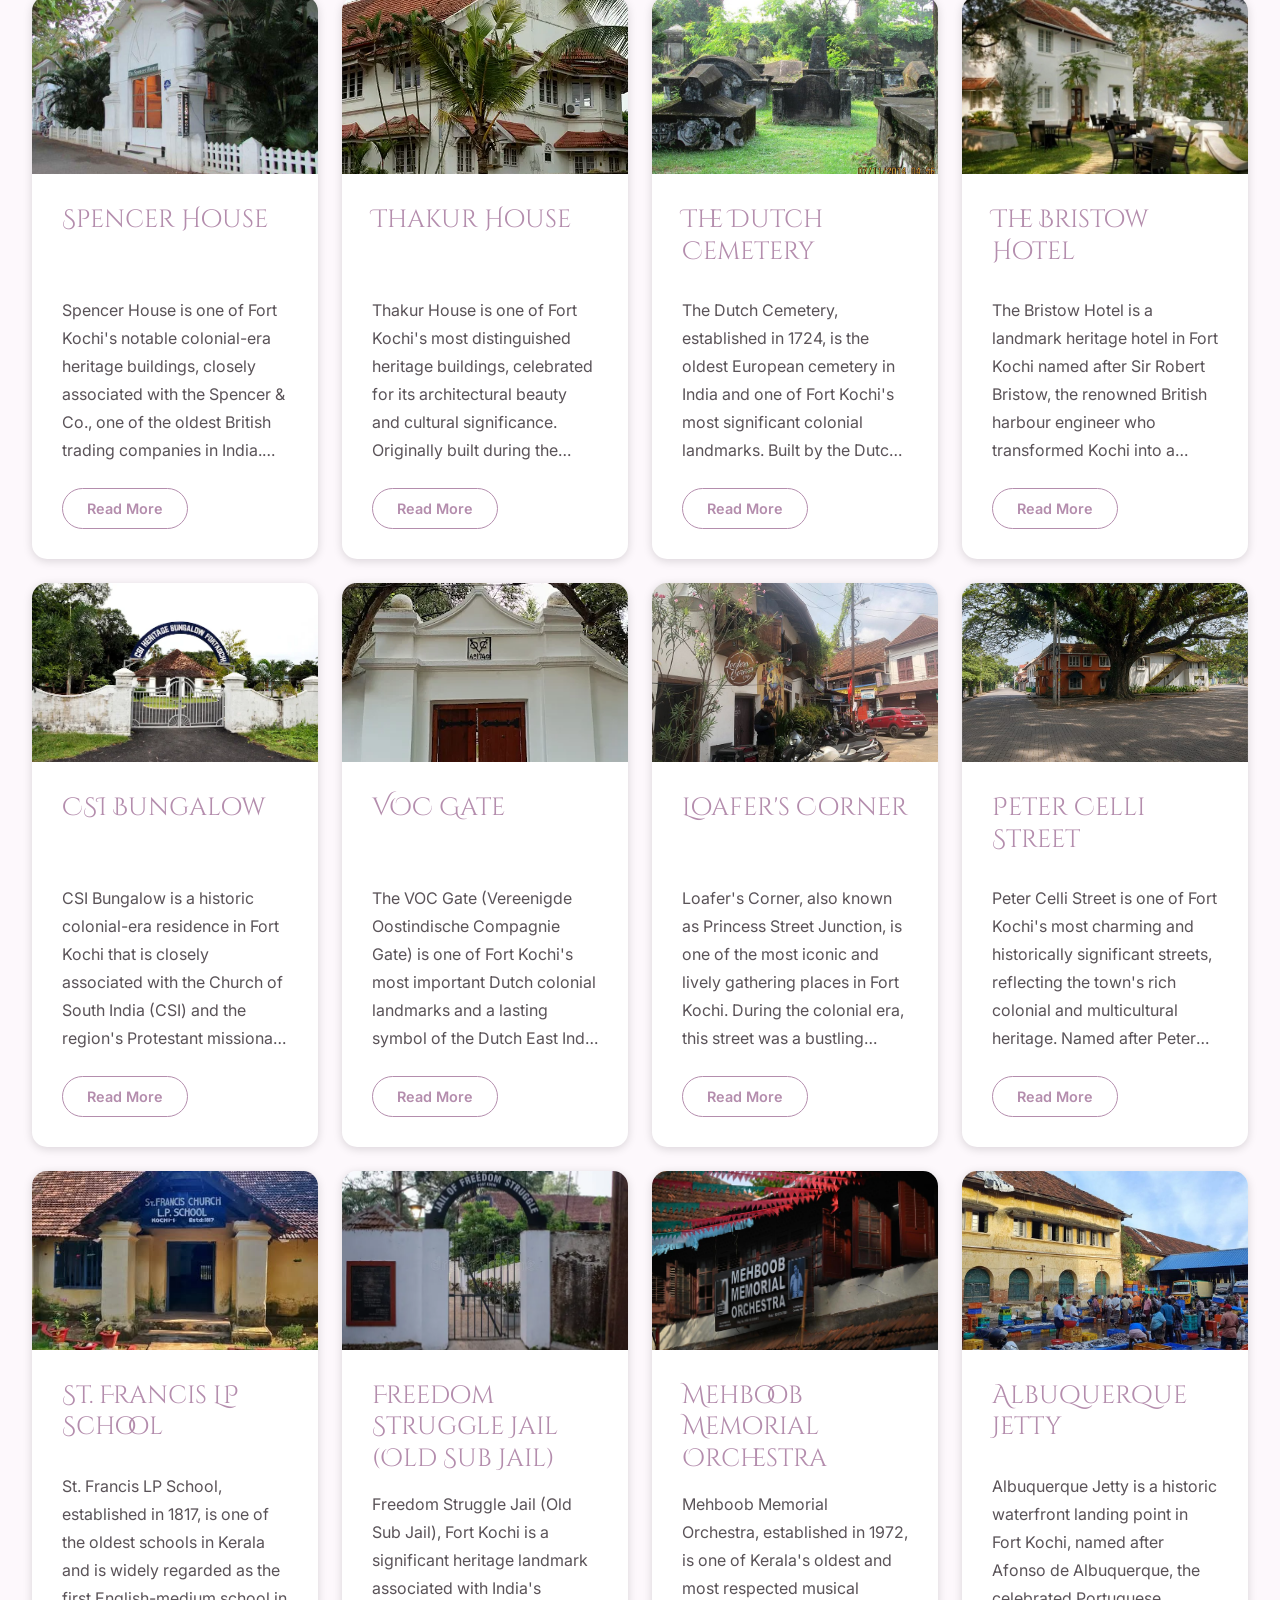
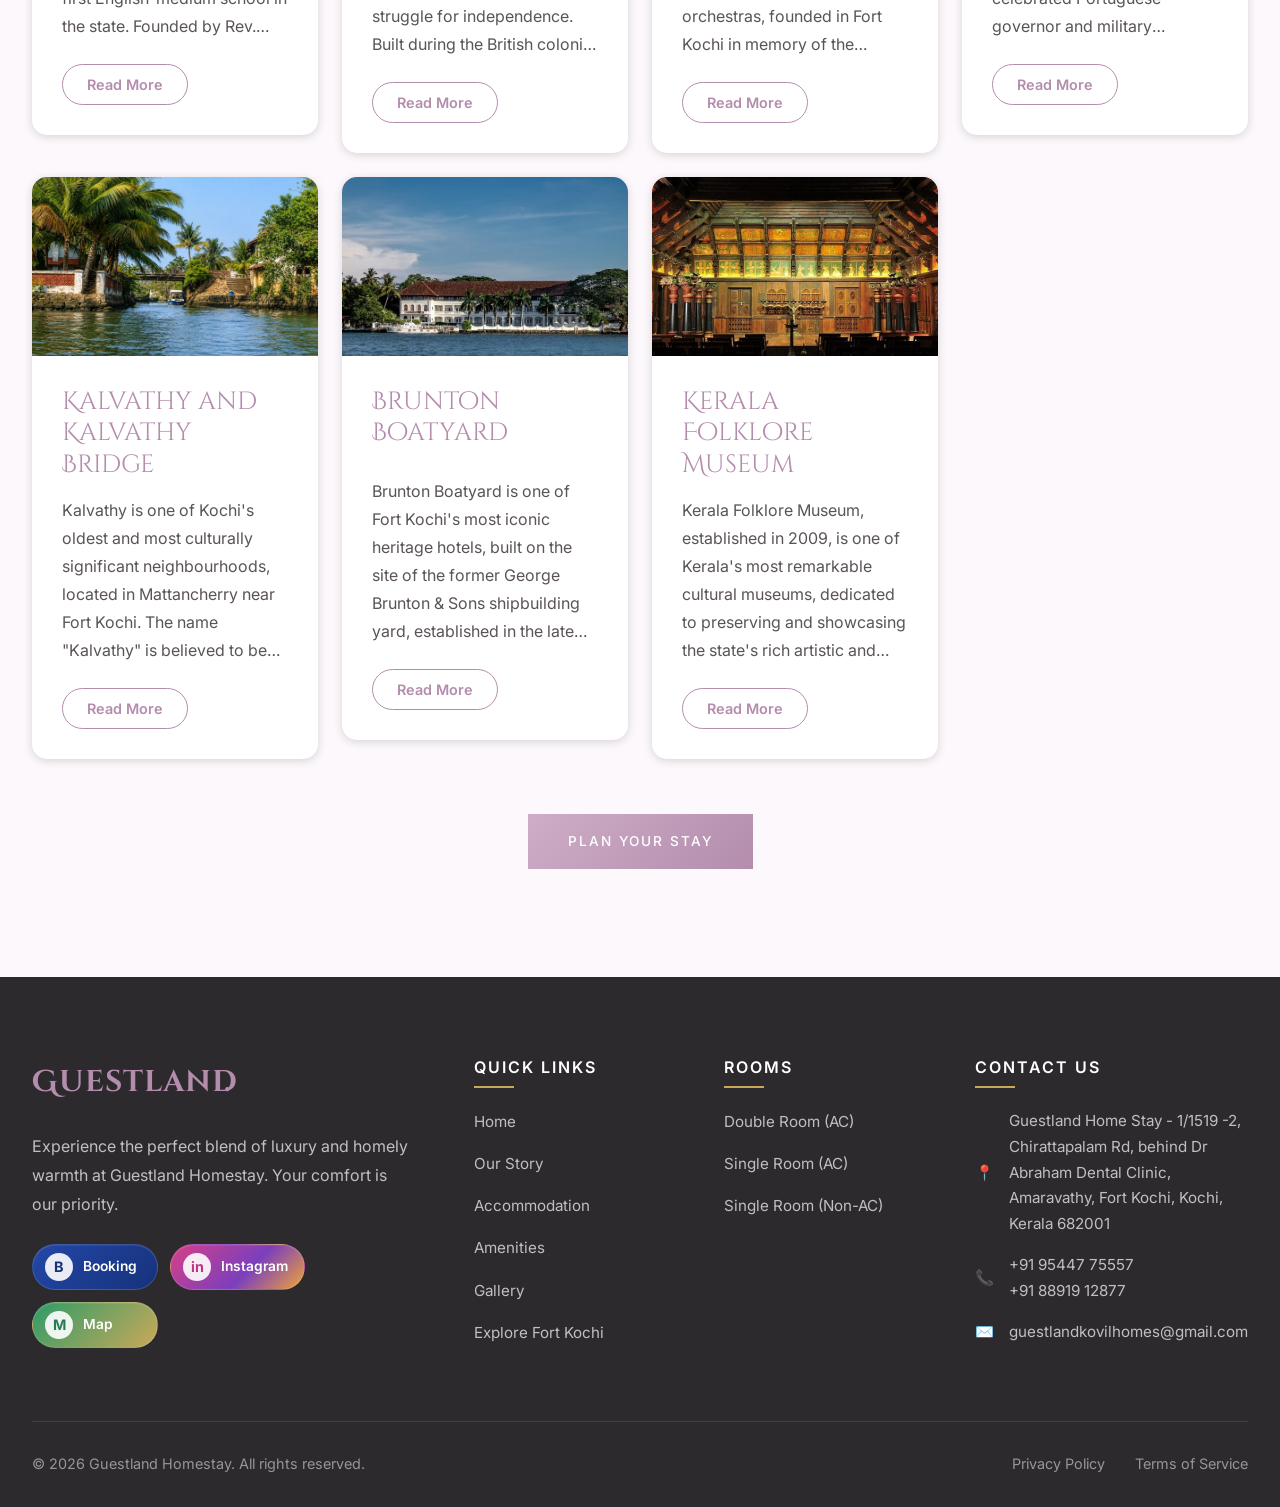
<file: attractions.html>
<!DOCTYPE html>
<html lang="en"><head><meta charset="UTF-8"><meta name="viewport" content="width=device-width, initial-scale=1.0"><meta name="description" content="Discover the landmarks, heritage streets, museums, beaches, and cultural attractions of Fort Kochi and Mattancherry."><title>Explore Fort Kochi | Guestland Homestay</title><link rel="stylesheet" href="css/style.css"></head>
<body>
<nav class="navbar"><div class="container"><a href="index.html" class="logo"><div class="logo-lines"><span class="logo-hline"></span><span class="logo-hline"></span></div><img src="images/home_stay_logo1.png" alt="Guestland Homestay logo"><span>Guestland.</span></a><ul class="nav-links" id="primary-navigation"><li><a href="index.html">Home</a></li><li><a href="story.html">Our Story</a></li><li class="dropdown"><a href="accommodation.html">Accommodation</a><div class="dropdown-content"><a href="accommodation.html#rooms">Rooms</a><a href="accommodation.html#living">Living Area</a><a href="accommodation.html#dining">Dining Area</a><a href="accommodation.html#outdoor">Outdoor Area</a></div></li><li><a href="amenities.html">Amenities</a></li><li><a href="gallery.html">Gallery</a></li><li><a href="attractions.html" class="active">Explore Fort Kochi</a></li><li><a href="contact.html">Contact</a></li></ul><button class="menu-toggle" type="button" aria-label="Open navigation menu" aria-expanded="false" aria-controls="primary-navigation"><span aria-hidden="true"></span><span aria-hidden="true"></span><span aria-hidden="true"></span></button></div></nav>
<section class="page-header"><div class="hero-bg"><img src="images/Chinese Fishing Nets (Cheena Vala).jpeg" alt="Chinese Fishing Nets at Fort Kochi"><div class="hero-overlay"></div></div><div class="page-header-content"><h1>Explore Fort Kochi</h1><div class="breadcrumb"><a href="index.html">Home</a><span>&bull;</span><span>Explore Fort Kochi</span></div></div></section>
<main class="section attractions-section"><div class="container"><div class="attractions-intro"><div class="section-header"><span class="subtitle">Around Guestland</span><h2>Landmarks &amp; Local Experiences</h2><div class="divider"></div></div></div><div class="attractions-grid">
                <article class="attraction-card">
                    <div class="attraction-card-image"><img src="images/Chinese Fishing Nets (Cheena Vala).jpeg" alt="Chinese Fishing Nets (Cheena Vala)" loading="lazy"></div>
                    <div class="attraction-card-content">
                        <h2>Chinese Fishing Nets (Cheena Vala)</h2>
                        <p>The Chinese Fishing Nets are the most iconic landmark of Fort Kochi and one of Kerala&#39;s most photographed attractions. Believed to have been introduced by Chinese traders during the 14th century, these unique cantilever fishing nets have been in use for centuries and continue to be operated using traditional methods. Stretching along the waterfront near Vasco da Gama Square, the nets offer a fascinating glimpse into Kochi&#39;s rich maritime heritage. Sunrise and sunset are the best times to visit, when the silhouettes of the nets against the Arabian Sea create one of the most picturesque scenes in Fort Kochi.</p><button type="button" class="attraction-read-more" aria-expanded="false">Read More</button></div></article>
                <article class="attraction-card">
                    <div class="attraction-card-image"><img src="images/Fort Kochi Beach.webp" alt="Fort Kochi Beach" loading="lazy"></div>
                    <div class="attraction-card-content">
                        <h2>Fort Kochi Beach</h2>
                        <p>Fort Kochi Beach is one of Kerala&#39;s most beloved coastal destinations, renowned for its tranquil atmosphere, breathtaking sunsets, and rich colonial charm. Lined with the iconic Chinese Fishing Nets, historic landmarks, cafes, and street food vendors, the beach offers the perfect setting for a leisurely stroll or a relaxing evening by the Arabian Sea. The lively promenade comes alive every evening with local performers, fresh seafood stalls, and visitors enjoying the cool sea breeze. Whether you&#39;re watching fishermen at work, admiring the sunset, or simply soaking in the vibrant atmosphere, Fort Kochi Beach offers an unforgettable experience.</p><button type="button" class="attraction-read-more" aria-expanded="false">Read More</button></div></article>
                <article class="attraction-card">
                    <div class="attraction-card-image"><img src="images/princess street.jpeg" alt="Princess Street" loading="lazy"></div>
                    <div class="attraction-card-content">
                        <h2>Princess Street</h2>
                        <p>One of the oldest and most picturesque streets in Fort Kochi, Princess Street is renowned for its beautifully preserved colonial architecture, colorful heritage buildings, charming cafes, boutique shops, bookstores, and art galleries. Dating back to the Portuguese era, it has remained one of the city&#39;s most vibrant streets, blending history with a lively modern atmosphere. Whether you&#39;re enjoying a leisurely walk, savoring local cuisine at a cafe, shopping for souvenirs, or admiring the historic buildings, Princess Street captures the timeless charm and cultural spirit of Fort Kochi.</p><button type="button" class="attraction-read-more" aria-expanded="false">Read More</button></div></article>
                <article class="attraction-card">
                    <div class="attraction-card-image"><img src="images/Fort Emmanuel.webp" alt="Fort Emmanuel" loading="lazy"></div>
                    <div class="attraction-card-content">
                        <h2>Fort Emmanuel</h2>
                        <p>Fort Emmanuel is one of Fort Kochi&#39;s most significant historical landmarks and the first European fort built in India. Constructed by the Portuguese in 1503 and named after King Manuel I of Portugal, the fort was built to protect Kochi&#39;s harbor and strengthen the Portuguese spice trade. Although much of the original fort was demolished over the centuries, parts of its massive laterite walls still remain, offering visitors a glimpse into Fort Kochi&#39;s colonial past. Over the years, the fort came under Portuguese, Dutch, and British rule, each leaving its mark on the region&#39;s rich heritage. Today, Fort Emmanuel stands as a peaceful historical site overlooking the Arabian Sea, making it an excellent stop for history enthusiasts, photographers, and anyone exploring Fort Kochi&#39;s colonial legacy.</p><button type="button" class="attraction-read-more" aria-expanded="false">Read More</button></div></article>
                <article class="attraction-card">
                    <div class="attraction-card-image"><img src="images/St. Francis Church.jpeg" alt="St. Francis Church" loading="lazy"></div>
                    <div class="attraction-card-content">
                        <h2>St. Francis Church</h2>
                        <p>St. Francis Church is the oldest European church in India, built in 1503 by Portuguese Franciscan friars. It is one of Fort Kochi&#39;s most treasured heritage landmarks and a significant symbol of the city&#39;s colonial history. The church is best known as the original burial place of the Portuguese explorer Vasco da Gama, who was laid to rest here after his death in Kochi in 1524. His remains were later moved to Lisbon, Portugal, but the original tombstone can still be seen inside the church. Over the centuries, the church came under Portuguese, Dutch, and British administration, with each period contributing to its rich history. Today, visitors admire its simple European architecture, peaceful interiors, beautiful wooden ceiling, historic gravestones, and tranquil atmosphere.</p><button type="button" class="attraction-read-more" aria-expanded="false">Read More</button></div></article>
                <article class="attraction-card">
                    <div class="attraction-card-image"><img src="images/Mattancherry Palace (Dutch Palace).jpeg" alt="Mattancherry Palace (Dutch Palace)" loading="lazy"></div>
                    <div class="attraction-card-content">
                        <h2>Mattancherry Palace (Dutch Palace)</h2>
                        <p>Despite its popular name, the Dutch Palace was originally built by the Portuguese in 1555 as a gift to the Raja of Kochi. It was later renovated by the Dutch in 1663, which is how it came to be known as the Dutch Palace. Today, it is one of Kerala&#39;s finest heritage museums and a remarkable example of traditional Kerala architecture blended with colonial influences. The palace is renowned for its exquisite Kerala murals, considered among the finest in India, depicting scenes from the Ramayana, Mahabharata, and Hindu mythology. Visitors can also explore royal portraits, ceremonial costumes, weapons, palanquins, coins, and artifacts that showcase the rich history of the Kochi Royal Family. Located in the heart of Mattancherry, the palace is a must-visit destination for anyone interested in Kerala&#39;s royal heritage, art, and colonial history.</p><button type="button" class="attraction-read-more" aria-expanded="false">Read More</button></div></article>
                <article class="attraction-card">
                    <div class="attraction-card-image"><img src="images/Coonan Cross Shrine (Koonan Kurishu Shrine).webp" alt="Coonan Cross Shrine (Koonan Kurishu Shrine)" loading="lazy"></div>
                    <div class="attraction-card-content">
                        <h2>Coonan Cross Shrine (Koonan Kurishu Shrine)</h2>
                        <p>The Coonan Cross Shrine (Koonan Kurishu Shrine) is one of the most significant Christian pilgrimage sites in Kerala. It commemorates the historic Coonan Cross Oath of 1653, when a large group of Saint Thomas Christians gathered here and pledged to resist Portuguese control over their church. This event marked a turning point in the history of Christianity in Kerala and led to the formation of independent Christian traditions. Today, the shrine is a peaceful place of worship and reflection, attracting pilgrims and history enthusiasts alike. Its serene surroundings and historical importance make it an essential stop for those interested in Fort Kochi&#39;s rich religious and cultural heritage.</p><button type="button" class="attraction-read-more" aria-expanded="false">Read More</button></div></article>
                <article class="attraction-card">
                    <div class="attraction-card-image"><img src="images/Paradesi Synagogue.jpeg" alt="Paradesi Synagogue (Jewish Synagogue)" loading="lazy"></div>
                    <div class="attraction-card-content">
                        <h2>Paradesi Synagogue (Jewish Synagogue)</h2>
                        <p>The Paradesi Synagogue, also known as the Jewish Synagogue, is the oldest active synagogue in the Commonwealth, built in 1568 by the Paradesi Jewish community of Kochi. Located in the heart of the historic Jew Town, it stands as one of Fort Kochi&#39;s most treasured heritage landmarks, reflecting centuries of Jewish history and cultural coexistence in Kerala. The synagogue is renowned for its hand-painted blue-and-white Chinese porcelain tiles, elegant Belgian crystal chandeliers, rare gold crowns, historic Torah scrolls, and an ornate brass clock tower. Its peaceful interiors and unique architecture offer visitors a fascinating glimpse into the rich legacy of Kochi&#39;s Jewish community. Surrounded by antique shops, spice stores, and charming heritage buildings, the Paradesi Synagogue remains one of the most visited cultural attractions in Fort Kochi and Mattancherry.</p><button type="button" class="attraction-read-more" aria-expanded="false">Read More</button></div></article>
                <article class="attraction-card">
                    <div class="attraction-card-image"><img src="images/Santa Cruz Cathedral Basilica.webp" alt="Santa Cruz Cathedral Basilica" loading="lazy"></div>
                    <div class="attraction-card-content">
                        <h2>Santa Cruz Cathedral Basilica</h2>
                        <p>The Santa Cruz Cathedral Basilica is one of the finest and most beautiful churches in India, originally built by the Portuguese in 1505 and later elevated to the status of a Basilica by Pope John Paul II in 1984. It is one of the eight Basilicas in India and a prominent landmark in the heart of Fort Kochi. Renowned for its magnificent Gothic architecture, soaring spires, intricate stained-glass windows, and beautifully painted interiors, the basilica is a masterpiece of art and craftsmanship. The stunning ceiling frescoes, elegant arches, and vibrant murals depicting scenes from the life of Christ make it one of Fort Kochi&#39;s most admired religious monuments. Today, the basilica continues to serve as an active place of worship while welcoming visitors from around the world who come to appreciate its architectural grandeur, peaceful atmosphere, and rich colonial history.</p><button type="button" class="attraction-read-more" aria-expanded="false">Read More</button></div></article>
                <article class="attraction-card">
                    <div class="attraction-card-image"><img src="images/Bazaar Road (Mattancherry Bazaar Street).jpeg" alt="Bazaar Road (Mattancherry Bazaar Street)" loading="lazy"></div>
                    <div class="attraction-card-content">
                        <h2>Bazaar Road (Mattancherry Bazaar Street)</h2>
                        <p>Bazaar Road, also known as Mattancherry Bazaar Street, is one of the oldest and most vibrant trading streets in Kochi. For centuries, it has been the heart of the city&#39;s famous spice trade, where merchants from around the world once gathered to buy and sell Kerala&#39;s prized spices. Today, the bustling street is lined with traditional spice warehouses, antique shops, handicraft stores, caf&eacute;s, and heritage buildings, preserving the charm of old Kochi. As you stroll through its lively lanes, you&#39;ll be greeted by the rich aromas of pepper, cardamom, cinnamon, cloves, and other spices that have earned Kochi its reputation as the &quot;Spice Capital of India.&quot; A walk through Bazaar Road offers a unique glimpse into Fort Kochi&#39;s multicultural history, making it a must-visit destination for history lovers, photographers, and anyone looking to experience the authentic spirit of Kochi.</p><button type="button" class="attraction-read-more" aria-expanded="false">Read More</button></div></article>
                <article class="attraction-card">
                    <div class="attraction-card-image"><img src="images/Jain Temple (Dharmanath Jain Temple).jpeg" alt="Jain Temple (Dharmanath Jain Temple)" loading="lazy"></div>
                    <div class="attraction-card-content">
                        <h2>Jain Temple (Dharmanath Jain Temple)</h2>
                        <p>The Dharmanath Jain Temple in Mattancherry is one of Kerala&#39;s most peaceful and unique religious landmarks. Built in the early 20th century by the Jain community, the temple is dedicated to Lord Dharmanath, the 15th Tirthankara, and is admired for its elegant architecture, tranquil atmosphere, and beautifully crafted interiors. One of the temple&#39;s most fascinating traditions is the daily pigeon-feeding ceremony, where hundreds of pigeons gather in the courtyard, creating a memorable and picturesque experience for visitors. Surrounded by the historic streets of Mattancherry, the temple offers a quiet retreat and a glimpse into Kochi&#39;s rich multicultural and religious heritage.</p><button type="button" class="attraction-read-more" aria-expanded="false">Read More</button></div></article>
                <article class="attraction-card">
                    <div class="attraction-card-image"><img src="images/Jew Town.jpeg" alt="Jew Town" loading="lazy"></div>
                    <div class="attraction-card-content">
                        <h2>Jew Town</h2>
                        <p>Jew Town is one of the most charming and historic neighborhoods in Kochi, reflecting centuries of cultural diversity and heritage. Once home to the thriving Jewish community of Cochin, its narrow streets are lined with beautifully preserved colonial buildings, traditional spice warehouses, antique shops, art galleries, cafes, and boutique stores. At the heart of Jew Town lies the Paradesi Synagogue, making the area one of Fort Kochi&#39;s most visited cultural destinations. As you wander through its quaint lanes, you&#39;ll discover a unique blend of history, architecture, and local craftsmanship, where the aroma of spices fills the air and every corner tells a story of Kochi&#39;s rich trading past.</p><button type="button" class="attraction-read-more" aria-expanded="false">Read More</button></div></article>
                <article class="attraction-card">
                    <div class="attraction-card-image"><img src="images/ndo-Portuguese Museum.jpeg" alt="Indo-Portuguese Museum" loading="lazy"></div>
                    <div class="attraction-card-content">
                        <h2>Indo-Portuguese Museum</h2>
                        <p>The Indo-Portuguese Museum offers a fascinating insight into the rich cultural and artistic legacy left behind by the Portuguese in Kerala. Established in 2001 by the Diocese of Kochi, the museum preserves valuable artifacts that reflect the fusion of Indian and Portuguese traditions in art, architecture, religion, and daily life. Housed within the historic Bishop&#39;s House complex near St. Francis Church, the museum features an impressive collection of wooden altars, sacred sculptures, church vestments, silver processional crosses, furniture, manuscripts, and archaeological relics dating back to the 16th century. It is an ideal destination for history enthusiasts, art lovers, and anyone interested in Fort Kochi&#39;s unique colonial heritage.</p><button type="button" class="attraction-read-more" aria-expanded="false">Read More</button></div></article>
                <article class="attraction-card">
                    <div class="attraction-card-image"><img src="images/Maritime Museum (INS Dronacharya Maritime Museum).jpeg" alt="Maritime Museum (INS Dronacharya Maritime Museum)" loading="lazy"></div>
                    <div class="attraction-card-content">
                        <h2>Maritime Museum (INS Dronacharya Maritime Museum)</h2>
                        <p>The Maritime Museum in Fort Kochi, managed by the Indian Navy, offers a fascinating journey through India&#39;s rich maritime heritage and Kerala&#39;s long-standing relationship with the sea. Located near the historic Fort Kochi Beach, the museum showcases the evolution of naval history, traditional shipbuilding, seafaring, and the strategic importance of Kochi as a major port. Visitors can explore an extensive collection of naval equipment, ship models, maritime artifacts, uniforms, weapons, navigation instruments, and historical photographs, providing insight into the development of the Indian Navy and the region&#39;s maritime legacy. The museum is an excellent destination for history enthusiasts, families, and anyone interested in India&#39;s naval traditions.</p><button type="button" class="attraction-read-more" aria-expanded="false">Read More</button></div></article>
                <article class="attraction-card">
                    <div class="attraction-card-image"><img src="images/Pierce Leslie Bungalow.webp" alt="Pierce Leslie Bungalow" loading="lazy"></div>
                    <div class="attraction-card-content">
                        <h2>Pierce Leslie Bungalow</h2>
                        <p>Pierce Leslie Bungalow is one of Fort Kochi&#39;s finest colonial landmarks, standing as a testament to the city&#39;s prosperous trading history. Built in the late 19th century, the bungalow served as the headquarters of Pierce Leslie &amp; Co., one of the leading British trading companies involved in the export of spices, tea, coffee, and coir from Kochi to the rest of the world. Situated along the scenic waterfront, the building showcases elegant colonial architecture with spacious verandahs, high ceilings, wooden interiors, and panoramic views of Kochi Harbour. Although it is not generally open to the public, the bungalow remains an iconic heritage structure admired for its historical significance and architectural beauty.</p><button type="button" class="attraction-read-more" aria-expanded="false">Read More</button></div></article>
                <article class="attraction-card">
                    <div class="attraction-card-image"><img src="images/Bastion Bungalow.jpeg" alt="Bastion Bungalow" loading="lazy"></div>
                    <div class="attraction-card-content">
                        <h2>Bastion Bungalow</h2>
                        <p>Bastion Bungalow is one of the oldest surviving Dutch colonial buildings in Fort Kochi and a remarkable reminder of the city&#39;s rich European heritage. Built in the 17th century on the site of the former Bastion Stromberg of Fort Emmanuel, the bungalow once served as an important colonial residence during Dutch rule. Overlooking Fort Kochi Beach, the building is admired for its classic Dutch architecture, featuring sloping tiled roofs, thick laterite walls, spacious verandahs, and elegant wooden details. Today, it stands as a beautifully preserved heritage landmark, offering visitors a glimpse into Fort Kochi&#39;s colonial past and architectural legacy. Located close to the Chinese Fishing Nets, Vasco da Gama Square, and Fort Kochi Beach, Bastion Bungalow is a popular stop for history enthusiasts and photographers exploring the heritage trail.</p><button type="button" class="attraction-read-more" aria-expanded="false">Read More</button></div></article>
                <article class="attraction-card">
                    <div class="attraction-card-image"><img src="images/Aspinwall House.jpeg" alt="Aspinwall House" loading="lazy"></div>
                    <div class="attraction-card-content">
                        <h2>Aspinwall House</h2>
                        <p>Aspinwall House is one of Fort Kochi&#39;s most iconic heritage landmarks and a symbol of the city&#39;s rich maritime and trading history. Established in 1867 by the British trading company Aspinwall &amp; Company, this expansive waterfront property once served as a bustling warehouse for exporting spices, tea, coffee, timber, and coir from the Port of Kochi to destinations around the world. Today, Aspinwall House is internationally renowned as the main venue of the Kochi-Muziris Biennale, India&#39;s largest contemporary art festival. Its beautifully preserved colonial warehouses, open courtyards, and waterfront setting provide a unique backdrop for world-class art exhibitions, cultural events, and creative installations. Blending history, architecture, and contemporary art, Aspinwall House has become one of Fort Kochi&#39;s most visited cultural destinations.</p><button type="button" class="attraction-read-more" aria-expanded="false">Read More</button></div></article>
                <article class="attraction-card">
                    <div class="attraction-card-image"><img src="images/Burger Street.jpeg" alt="Burger Street" loading="lazy"></div>
                    <div class="attraction-card-content">
                        <h2>Burger Street</h2>
                        <p>Burger Street is one of Fort Kochi&#39;s charming heritage lanes, celebrated for its beautifully preserved colonial buildings, colorful facades, boutique cafes, local eateries, art galleries, and handicraft shops. Nestled in the heart of the historic town, the street perfectly captures the relaxed and artistic spirit that makes Fort Kochi so unique. A leisurely walk along Burger Street offers visitors the chance to discover hidden cafes, browse locally crafted souvenirs, admire heritage architecture, and experience the vibrant culture of this historic neighborhood. Its peaceful atmosphere and picturesque surroundings make it a favorite spot for photography and slow exploration.</p><button type="button" class="attraction-read-more" aria-expanded="false">Read More</button></div></article>
                <article class="attraction-card">
                    <div class="attraction-card-image"><img src="images/Great K.V. Kathakali Centre.jpeg" alt="Great K.V. Kathakali Centre" loading="lazy"></div>
                    <div class="attraction-card-content">
                        <h2>Great K.V. Kathakali Centre</h2>
                        <p>The Great K.V. Kathakali Centre is one of Fort Kochi&#39;s most renowned cultural venues, dedicated to preserving and showcasing Kerala&#39;s rich performing arts. Visitors can witness captivating Kathakali dance performances, experience the ancient martial art of Kalaripayattu, and enjoy traditional Kerala music in an intimate and authentic setting. One of the highlights of the experience is the opportunity to watch the live Kathakali makeup demonstration, where skilled artists transform performers using elaborate costumes, vibrant facial makeup, and expressive techniques before the performance begins. The centre offers an unforgettable insight into Kerala&#39;s centuries-old artistic traditions, making it a must-visit for culture enthusiasts.</p><button type="button" class="attraction-read-more" aria-expanded="false">Read More</button></div></article>
                <article class="attraction-card">
                    <div class="attraction-card-image"><img src="images/Pepper House.webp" alt="Pepper House" loading="lazy"></div>
                    <div class="attraction-card-content">
                        <h2>Pepper House</h2>
                        <p>A beautifully restored heritage warehouse in the heart of Fort Kochi, Pepper House was once a center of the historic spice trade. Today, it has been transformed into a vibrant cultural hub featuring contemporary art galleries, artist studios, exhibitions, a charming cafe, and peaceful courtyards. Blending Kochi&#39;s colonial architecture with modern creativity, it is a must-visit destination for art enthusiasts, photographers, and anyone looking to experience the city&#39;s thriving cultural scene.</p><button type="button" class="attraction-read-more" aria-expanded="false">Read More</button></div></article>
                <article class="attraction-card">
                    <div class="attraction-card-image"><img src="images/Napier Street.webp" alt="Napier Street" loading="lazy"></div>
                    <div class="attraction-card-content">
                        <h2>Napier Street</h2>
                        <p>Napier Street is one of Fort Kochi&#39;s most picturesque heritage streets, celebrated for its beautifully preserved colonial architecture, colorful homes, and peaceful atmosphere. Lined with charming heritage buildings, boutique homestays, cafes, art spaces, and lush greenery, the street perfectly reflects the timeless character of historic Fort Kochi. A leisurely walk along Napier Street offers visitors a glimpse into the town&#39;s colonial past while enjoying its relaxed neighborhood charm. Its quiet surroundings and photogenic streetscape make it a favorite among photographers, artists, and travelers looking to experience the authentic beauty of Fort Kochi away from the crowds.</p><button type="button" class="attraction-read-more" aria-expanded="false">Read More</button></div></article>
                <article class="attraction-card">
                    <div class="attraction-card-image"><img src="images/Koder House.webp" alt="Koder House" loading="lazy"></div>
                    <div class="attraction-card-content">
                        <h2>Koder House</h2>
                        <p>Koder House is one of Fort Kochi&#39;s most distinguished heritage landmarks and the only remaining example of Cochin Jewish architecture in the city. Built in 1808, it was the residence of the prominent Koder family, one of the wealthiest and most influential Jewish families in Kochi who played a significant role in the region&#39;s spice trade. Located opposite Vasco da Gama Square and just a short walk from the Chinese Fishing Nets, Koder House showcases elegant colonial architecture with spacious verandahs, arched windows, wooden interiors, and traditional design elements that reflect Fort Kochi&#39;s multicultural heritage. Today, the beautifully restored building operates as a heritage hotel, preserving its historical character while offering visitors a glimpse into the rich legacy of Kochi&#39;s Jewish community and colonial past.</p><button type="button" class="attraction-read-more" aria-expanded="false">Read More</button></div></article>
                <article class="attraction-card">
                    <div class="attraction-card-image"><img src="images/Vasco House.webp" alt="Vasco House" loading="lazy"></div>
                    <div class="attraction-card-content">
                        <h2>Vasco House</h2>
                        <p>Vasco House is one of the oldest surviving Portuguese residences in Fort Kochi and is believed to date back to the 16th century. According to local tradition, the house is said to have been the residence of the famous Portuguese explorer Vasco da Gama during his visits to Kochi, although this has not been conclusively verified by historians. The building is admired for its distinctive Portuguese colonial architecture, featuring thick laterite walls, elegant arched verandahs, wooden balconies, and traditional European design elements. Located near St. Francis Church and other prominent heritage landmarks, Vasco House offers visitors a glimpse into the early days of European settlement and the rich colonial history of Fort Kochi. Although the house is privately owned and not generally open to the public, it remains an important historical landmark and a popular stop on Fort Kochi&#39;s heritage walking trail.</p><button type="button" class="attraction-read-more" aria-expanded="false">Read More</button></div></article>
                <article class="attraction-card">
                    <div class="attraction-card-image"><img src="images/Vasco da Gama Square.webp" alt="Vasco da Gama Square" loading="lazy"></div>
                    <div class="attraction-card-content">
                        <h2>Vasco da Gama Square</h2>
                        <p>Vasco da Gama Square is one of Fort Kochi&#39;s most iconic waterfront destinations and a lively gathering place for both locals and visitors. Named after the famous Portuguese explorer Vasco da Gama, the square is best known for its spectacular views of the Arabian Sea and the world-famous Chinese Fishing Nets, making it one of the most photographed locations in Kerala. The vibrant promenade is lined with street food stalls, local vendors, and shaded seating areas, creating the perfect setting to relax, enjoy fresh seafood, watch fishermen at work, or witness Fort Kochi&#39;s breathtaking sunsets. Surrounded by historic landmarks such as Koder House, Fort Kochi Beach, and St. Francis Church, Vasco da Gama Square serves as the heart of Fort Kochi&#39;s heritage and cultural experience.</p><button type="button" class="attraction-read-more" aria-expanded="false">Read More</button></div></article>
                <article class="attraction-card">
                    <div class="attraction-card-image"><img src="images/United Club, Fort Kochi.jpeg" alt="United Club, Fort Kochi" loading="lazy"></div>
                    <div class="attraction-card-content">
                        <h2>United Club, Fort Kochi</h2>
                        <p>Founded in 1887, the United Club is one of the oldest and most prestigious social clubs in Kerala. Established during the British colonial era, it has long served as a gathering place for residents, professionals, and visitors, preserving over a century of Fort Kochi&#39;s social and cultural heritage. Set within a beautifully maintained colonial-style building, the club is surrounded by lush gardens and offers a peaceful atmosphere that reflects the elegance of a bygone era. Its classic architecture, spacious verandahs, and timeless charm make it one of Fort Kochi&#39;s notable heritage landmarks. Although primarily a private members&#39; club, the building remains an important part of Fort Kochi&#39;s colonial legacy and is admired by visitors exploring the area&#39;s historic streets.</p><button type="button" class="attraction-read-more" aria-expanded="false">Read More</button></div></article>
                <article class="attraction-card">
                    <div class="attraction-card-image"><img src="images/Mattancherry Spice Market.jpeg" alt="Mattancherry Spice Market" loading="lazy"></div>
                    <div class="attraction-card-content">
                        <h2>Mattancherry Spice Market</h2>
                        <p>The Mattancherry Spice Market is one of Kochi&#39;s oldest and most vibrant trading hubs, where the rich aroma of Kerala&#39;s world-famous spices fills the air. For centuries, this bustling market has been at the heart of the city&#39;s spice trade, attracting merchants from across the globe and playing a vital role in Kochi&#39;s reputation as the &quot;Spice Coast of India.&quot; As you stroll through its lively streets, you&#39;ll find traditional spice warehouses, wholesale merchants, and local shops selling an array of authentic Kerala spices, including black pepper, cardamom, cinnamon, cloves, nutmeg, turmeric, ginger, and vanilla. The market offers visitors a fascinating glimpse into Kochi&#39;s centuries-old trading heritage while providing an opportunity to purchase fresh, high-quality spices directly from local traders. Located near Jew Town, the Paradesi Synagogue, and the Mattancherry Palace (Dutch Palace), the Spice Market is a must-visit destination for food lovers, history enthusiasts, and anyone looking to experience the authentic sights, sounds, and aromas of Kerala.</p><button type="button" class="attraction-read-more" aria-expanded="false">Read More</button></div></article>
                <article class="attraction-card">
                    <div class="attraction-card-image"><img src="images/Bolgatty Palace.webp" alt="Bolgatty Palace" loading="lazy"></div>
                    <div class="attraction-card-content">
                        <h2>Bolgatty Palace</h2>
                        <p>Bolgatty Palace is one of the oldest existing Dutch palaces outside the Netherlands, built in 1744 by Dutch traders on the scenic Bolgatty Island in Kochi. Surrounded by lush gardens and overlooking the tranquil backwaters, the palace is a remarkable example of Dutch colonial architecture and one of Kerala&#39;s most cherished heritage landmarks. Originally built as the residence of the Dutch Governor, the palace later served as the British Residency before being transformed into a heritage hotel managed by the Kerala Tourism Development Corporation (KTDC). Today, visitors can admire its elegant colonial design, beautifully landscaped gardens, waterfront views, and peaceful surroundings. Located just a short drive or ferry ride from Fort Kochi, Bolgatty Palace offers a perfect blend of history, architecture, and natural beauty, making it a popular destination for history lovers, photographers, and travelers seeking a relaxing escape.</p><button type="button" class="attraction-read-more" aria-expanded="false">Read More</button></div></article>
                <article class="attraction-card">
                    <div class="attraction-card-image"><img src="images/explore/Old Harbour Hotel.jpg" alt="Old Harbour Hotel" loading="lazy"></div>
                    <div class="attraction-card-content">
                        <h2>Old Harbour Hotel</h2>
                        <p>Old Harbour Hotel is one of Fort Kochi&#39;s most treasured heritage landmarks, housed in a beautifully restored building that is over 300 years old. Originally built during the Portuguese period, it was later rebuilt by the Dutch and modified under British rule, reflecting the rich colonial history of Fort Kochi. It is regarded as the first hotel of old Cochin and once served sailors, merchants, and later employees of British tea-broking companies. After years of neglect, the building was carefully restored in 2006 while preserving its original Dutch-Portuguese architecture. Today, Old Harbour Hotel stands as a symbol of Fort Kochi&#39;s maritime heritage, blending history, culture, and timeless elegance, making it one of Kerala&#39;s most iconic heritage boutique hotels.</p><button type="button" class="attraction-read-more" aria-expanded="false">Read More</button></div></article>
                <article class="attraction-card">
                    <div class="attraction-card-image"><img src="images/explore/The Tower House.webp" alt="The Tower House" loading="lazy"></div>
                    <div class="attraction-card-content">
                        <h2>The Tower House</h2>
                        <p>The Tower House is one of Fort Kochi&#39;s most distinctive heritage landmarks, located opposite the famous Chinese Fishing Nets on Tower Road. The building stands on the site of a 17th-century lighthouse, from which it derives its name, and its thick bastion walls once formed part of Fort Kochi&#39;s coastal defenses overlooking the harbour. Over the centuries, it welcomed sailors, traders, and colonial officials, reflecting Fort Kochi&#39;s importance as a maritime trading port. Carefully restored as a heritage hotel, The Tower House preserves its colonial architecture while offering visitors an authentic glimpse into Kochi&#39;s rich Portuguese, Dutch, and British legacy. Today, it remains one of the city&#39;s most iconic heritage stays, celebrated for its historical significance and spectacular waterfront location.</p><button type="button" class="attraction-read-more" aria-expanded="false">Read More</button></div></article>
                <article class="attraction-card">
                    <div class="attraction-card-image"><img src="images/explore/The Lord Willingdon Dredger Monument.jpg" alt="Lord Willingdon Dredger Monument" loading="lazy"></div>
                    <div class="attraction-card-content">
                        <h2>Lord Willingdon Dredger Monument</h2>
                        <p>The Lord Willingdon Dredger Monument, located along the Fort Kochi waterfront near Vasco da Gama Square, commemorates the historic dredging project of the 1920s that transformed Kochi into one of India&#39;s finest natural harbours. Under the guidance of renowned engineer Sir Robert Bristow and during the tenure of Lord Willingdon, the Viceroy of India, extensive dredging deepened the harbour channel, and the excavated material was used to create Willingdon Island, now home to Kochi Port, the Indian Naval Base, and several major commercial establishments. The monument honours the dredger that played a vital role in this remarkable engineering feat, symbolizing the vision and determination that established Kochi as a major maritime gateway for trade and commerce. Today, it is a significant stop on Fort Kochi&#39;s heritage trail, standing as a lasting reminder of one of Kerala&#39;s greatest engineering achievements and the birth of modern Kochi Port.</p><button type="button" class="attraction-read-more" aria-expanded="false">Read More</button></div></article>
                <article class="attraction-card">
                    <div class="attraction-card-image"><img src="images/explore/The Great Fire Monument.webp" alt="The Great Fire Monument" loading="lazy"></div>
                    <div class="attraction-card-content">
                        <h2>The Great Fire Monument</h2>
                        <p>The Great Fire Monument in Fort Kochi commemorates the devastating Great Fire of Cochin, which occurred on 4 January 1889. The tragedy began when the merchant ship Chandrabhanu, carrying highly flammable cargo such as coconut oil, copra, coir, carpets, and spices, caught fire while anchored in Cochin Harbour. Driven by strong winds, the burning vessel drifted toward the shore, spreading flames that destroyed nearly 300 houses, warehouses, and commercial buildings, making it one of the worst disasters in Kochi&#39;s history. To preserve the memory of this catastrophic event, Port Captain Wrinkler erected the memorial pillar on the Fort Kochi beach. Today, the monument stands as a symbol of resilience and remembrance, highlighting a pivotal event that reshaped Fort Kochi&#39;s urban landscape and remains an important part of the city&#39;s colonial and maritime heritage.</p><button type="button" class="attraction-read-more" aria-expanded="false">Read More</button></div></article>
                <article class="attraction-card">
                    <div class="attraction-card-image"><img src="images/explore/Le Colonial.webp" alt="Le Colonial" loading="lazy"></div>
                    <div class="attraction-card-content">
                        <h2>Le Colonial</h2>
                        <p>Le Colonial is a beautifully restored heritage building in the heart of Fort Kochi that reflects the town&#39;s rich Portuguese, Dutch, and British colonial past. Originally built as a colonial residence and later adapted for commercial use, the property has been carefully preserved to retain its traditional architecture, featuring high wooden ceilings, spacious verandas, and elegant courtyards. Located close to several historic landmarks, Le Colonial offers visitors an authentic glimpse into Fort Kochi&#39;s unique blend of European and Kerala architectural styles. Today, it stands as an important part of the city&#39;s heritage landscape, showcasing the successful preservation of colonial-era buildings while celebrating Fort Kochi&#39;s cultural, architectural, and maritime legacy.</p><button type="button" class="attraction-read-more" aria-expanded="false">Read More</button></div></article>
                <article class="attraction-card">
                    <div class="attraction-card-image"><img src="images/explore/David Hall.jfif" alt="David Hall" loading="lazy"></div>
                    <div class="attraction-card-content">
                        <h2>David Hall</h2>
                        <p>David Hall is one of Fort Kochi&#39;s most significant heritage landmarks, originally built in 1695 by the Dutch East India Company as the residence of the Dutch commander Hendrik Adriaan van Reede, who is renowned for compiling the famous botanical work Hortus Malabaricus. After the British took control of Cochin in 1795, the building became the residence of David Koder, a prominent Jewish merchant, from whom it derives its present name. Carefully restored by the CGH Earth Group, David Hall now functions as a vibrant cultural centre, hosting art exhibitions, music performances, literary events, and workshops. It stands as a remarkable example of Dutch colonial architecture and symbolizes Fort Kochi&#39;s rich blend of European, Jewish, and Kerala heritage, making it one of the city&#39;s most important cultural and historical landmarks.</p><button type="button" class="attraction-read-more" aria-expanded="false">Read More</button></div></article>
                <article class="attraction-card">
                    <div class="attraction-card-image"><img src="images/explore/Parade Ground.jpg" alt="Parade Ground" loading="lazy"></div>
                    <div class="attraction-card-content">
                        <h2>Parade Ground</h2>
                        <p>Parade Ground, located in the heart of Fort Kochi, is a historic open field that dates back to the British colonial period. It was originally used by the British Army as a military parade and drill ground, where soldiers conducted ceremonial marches, training exercises, and official gatherings. Surrounded by several important heritage landmarks, the ground reflects Fort Kochi&#39;s strategic importance as a colonial military and administrative centre. After India&#39;s independence, Parade Ground evolved into a public recreational space and today hosts sports activities, cultural events, festivals, and community gatherings. It remains an important landmark that preserves the colonial legacy of Fort Kochi while serving as a vibrant public space for both residents and visitors.</p><button type="button" class="attraction-read-more" aria-expanded="false">Read More</button></div></article>
                <article class="attraction-card">
                    <div class="attraction-card-image"><img src="images/explore/malabar-house.jpg" alt="Malabar House" loading="lazy"></div>
                    <div class="attraction-card-content">
                        <h2>Malabar House</h2>
                        <p>Malabar House is one of Fort Kochi&#39;s most celebrated heritage boutique hotels, housed in a beautifully restored colonial-era mansion that reflects the town&#39;s rich Portuguese, Dutch, and British influences. Originally built as part of Fort Kochi&#39;s historic trading quarter, the property has been carefully renovated while preserving its traditional architecture, featuring wooden beams, terracotta-tiled roofs, spacious courtyards, and elegant colonial interiors. Opened as Kerala&#39;s first boutique heritage hotel, Malabar House combines historic charm with contemporary art and luxury hospitality. Over the years, it has gained international recognition for its architecture, cultural ambience, and exceptional service, making it an iconic landmark that showcases Fort Kochi&#39;s unique blend of history, art, and maritime heritage.</p><button type="button" class="attraction-read-more" aria-expanded="false">Read More</button></div></article>
                <article class="attraction-card">
                    <div class="attraction-card-image"><img src="images/explore/Bernard Bungalow.jfif" alt="Bernard Bungalow" loading="lazy"></div>
                    <div class="attraction-card-content">
                        <h2>Bernard Bungalow</h2>
                        <p>Bernard Bungalow is a charming colonial-era heritage bungalow in Fort Kochi that reflects the town&#39;s rich European architectural legacy. Built during the late British period, the bungalow is noted for its elegant colonial design, featuring high ceilings, spacious verandas, wooden beams, and traditional Kerala craftsmanship blended with European influences. Like many historic residences in Fort Kochi, it was once home to prominent colonial officials and merchants associated with the city&#39;s thriving maritime trade. Carefully preserved over the years, Bernard Bungalow stands as a reminder of Fort Kochi&#39;s cosmopolitan past, where Portuguese, Dutch, British, and local cultures coexisted. Today, it remains an important heritage landmark, admired for its architectural beauty and its contribution to preserving the unique historical character of Fort Kochi.</p><button type="button" class="attraction-read-more" aria-expanded="false">Read More</button></div></article>
                <article class="attraction-card">
                    <div class="attraction-card-image"><img src="images/explore/The Spencer House.jpg" alt="Spencer House" loading="lazy"></div>
                    <div class="attraction-card-content">
                        <h2>Spencer House</h2>
                        <p>Spencer House is one of Fort Kochi&#39;s notable colonial-era heritage buildings, closely associated with the Spencer &amp; Co., one of the oldest British trading companies in India. Established in the late 19th century, the company played a significant role in the trade of spices, tea, coffee, and other commodities exported through the Port of Cochin. Strategically located near the old harbour, Spencer House served as an important commercial office during the British era, reflecting Fort Kochi&#39;s prominence as a thriving maritime trading centre. Its colonial architecture, featuring spacious verandas, high ceilings, and traditional European design elements, has been carefully preserved over the years. Today, Spencer House stands as a reminder of Kochi&#39;s rich commercial heritage and the vital role British trading companies played in shaping the city&#39;s economy and international trade connections.</p><button type="button" class="attraction-read-more" aria-expanded="false">Read More</button></div></article>
                <article class="attraction-card">
                    <div class="attraction-card-image"><img src="images/explore/Thakur House.webp" alt="Thakur House" loading="lazy"></div>
                    <div class="attraction-card-content">
                        <h2>Thakur House</h2>
                        <p>Thakur House is one of Fort Kochi&#39;s most distinguished heritage buildings, celebrated for its architectural beauty and cultural significance. Originally built during the Dutch colonial period and later modified under British influence, the mansion features classic colonial architecture with high ceilings, wooden staircases, spacious verandas, and elegant courtyards. The house gained prominence in the early 20th century when it became the residence of Rabindranath Tagore&#39;s family during their visits to Kochi, giving it the name Thakur House (&quot;Thakur&quot; being the original Bengali surname of the Tagore family). Today, the building serves as a cultural and heritage centre, preserving the legacy of Tagore while showcasing Fort Kochi&#39;s unique blend of European and Indian history. It remains an important landmark, symbolizing the city&#39;s rich literary, cultural, and colonial heritage.</p><button type="button" class="attraction-read-more" aria-expanded="false">Read More</button></div></article>
                <article class="attraction-card">
                    <div class="attraction-card-image"><img src="images/explore/dutch-cemetery.jpg" alt="The Dutch Cemetery" loading="lazy"></div>
                    <div class="attraction-card-content">
                        <h2>The Dutch Cemetery</h2>
                        <p>The Dutch Cemetery, established in 1724, is the oldest European cemetery in India and one of Fort Kochi&#39;s most significant colonial landmarks. Built by the Dutch East India Company (VOC), it served as the burial ground for Dutch governors, military officers, merchants, and their families who lived and worked in Cochin during the Dutch colonial period. The cemetery contains beautifully carved granite and marble tombstones bearing Dutch inscriptions and coats of arms, offering valuable insights into the lives of early European settlers. Although no longer used for burials, it is maintained as a protected monument by the Archaeological Survey of India (ASI). Today, the Dutch Cemetery stands as an important symbol of Fort Kochi&#39;s rich colonial and maritime history, attracting historians, heritage enthusiasts, and visitors from around the world.</p><button type="button" class="attraction-read-more" aria-expanded="false">Read More</button></div></article>
                <article class="attraction-card">
                    <div class="attraction-card-image"><img src="images/explore/The-Old-Lighthouse-Bristow-Hotel.jpg" alt="The Bristow Hotel" loading="lazy"></div>
                    <div class="attraction-card-content">
                        <h2>The Bristow Hotel</h2>
                        <p>The Bristow Hotel is a landmark heritage hotel in Fort Kochi named after Sir Robert Bristow, the renowned British harbour engineer who transformed Kochi into a modern port during the early 20th century. Located on the scenic Fort Kochi waterfront, the hotel was originally built as a colonial residence and later converted into a heritage hotel, preserving its classic British-era architecture with spacious verandas, elegant wooden interiors, and panoramic views of the Arabian Sea. Named in honour of the engineer who created Willingdon Island and developed Cochin Harbour, the hotel symbolizes Kochi&#39;s maritime and engineering legacy. Today, The Bristow is celebrated as one of Fort Kochi&#39;s iconic heritage properties, offering visitors a unique blend of colonial history, architectural charm, and coastal hospitality.</p><button type="button" class="attraction-read-more" aria-expanded="false">Read More</button></div></article>
                <article class="attraction-card">
                    <div class="attraction-card-image"><img src="images/explore/CSI Bunglaw.webp" alt="CSI Bungalow" loading="lazy"></div>
                    <div class="attraction-card-content">
                        <h2>CSI Bungalow</h2>
                        <p>CSI Bungalow is a historic colonial-era residence in Fort Kochi that is closely associated with the Church of South India (CSI) and the region&#39;s Protestant missionary heritage. Originally built during the British period, the bungalow served as the residence of Anglican bishops and senior clergy who played an important role in the administration of the church and the growth of education, healthcare, and missionary work in Kerala. Designed in a classic colonial style with spacious verandas, high ceilings, wooden beams, and landscaped surroundings, the bungalow reflects the architectural elegance of the British era. Today, CSI Bungalow remains an important heritage landmark, symbolizing Fort Kochi&#39;s religious diversity and the lasting contribution of Christian missions to the social, educational, and cultural development of the region.</p><button type="button" class="attraction-read-more" aria-expanded="false">Read More</button></div></article>
                <article class="attraction-card">
                    <div class="attraction-card-image"><img src="images/explore/VOC Gate.webp" alt="VOC Gate" loading="lazy"></div>
                    <div class="attraction-card-content">
                        <h2>VOC Gate</h2>
                        <p>The VOC Gate (Vereenigde Oostindische Compagnie Gate) is one of Fort Kochi&#39;s most important Dutch colonial landmarks and a lasting symbol of the Dutch East India Company (VOC), one of the world&#39;s first multinational trading corporations. Built during the Dutch occupation of Cochin in the 17th century, the gate once formed part of the fortified entrance to the Dutch settlement and warehouses. It prominently bears the VOC monogram, representing the company&#39;s authority over the region&#39;s lucrative spice trade, particularly pepper. Today, the VOC Gate stands as a protected heritage monument, reminding visitors of the period when Fort Kochi was a major centre of global maritime trade and preserving the legacy of Dutch influence on the city&#39;s history, architecture, and commerce.</p><button type="button" class="attraction-read-more" aria-expanded="false">Read More</button></div></article>
                <article class="attraction-card">
                    <div class="attraction-card-image"><img src="images/explore/loafer's corner1.jpg" alt="Loafer&#39;s Corner" loading="lazy"></div>
                    <div class="attraction-card-content">
                        <h2>Loafer&#39;s Corner</h2>
                        <p>Loafer&#39;s Corner, also known as Princess Street Junction, is one of the most iconic and lively gathering places in Fort Kochi. During the colonial era, this street was a bustling commercial hub lined with warehouses, trading houses, and colonial residences belonging to Portuguese, Dutch, and British merchants. Over time, the junction became a popular meeting place where sailors, traders, artists, writers, and local residents gathered to relax, socialize, and exchange stories, earning it the affectionate name &quot;Loafer&#39;s Corner.&quot; Today, it is renowned for its charming colonial architecture, caf&#233;s, art galleries, boutique shops, and vibrant cultural atmosphere. As a key stop on Fort Kochi&#39;s heritage trail, Loafer&#39;s Corner beautifully reflects the city&#39;s cosmopolitan spirit and its rich blend of history, commerce, art, and culture.</p><button type="button" class="attraction-read-more" aria-expanded="false">Read More</button></div></article>
                <article class="attraction-card">
                    <div class="attraction-card-image"><img src="images/explore/Petercelli Street.jpg" alt="Peter Celli Street" loading="lazy"></div>
                    <div class="attraction-card-content">
                        <h2>Peter Celli Street</h2>
                        <p>Peter Celli Street is one of Fort Kochi&#39;s most charming and historically significant streets, reflecting the town&#39;s rich colonial and multicultural heritage. Named after Peter Celli, an Italian merchant who settled in Cochin during the colonial era, the street was once home to prominent European traders and affluent merchant families engaged in the spice trade. Lined with beautifully preserved Portuguese, Dutch, and British-era buildings, it showcases a unique blend of European and traditional Kerala architecture. Today, Peter Celli Street is known for its peaceful atmosphere, heritage homes, boutique hotels, caf&#233;s, and art spaces. As an integral part of Fort Kochi&#39;s heritage trail, it stands as a living reminder of the city&#39;s centuries-old maritime trade, cultural diversity, and architectural legacy.</p><button type="button" class="attraction-read-more" aria-expanded="false">Read More</button></div></article>
                <article class="attraction-card">
                    <div class="attraction-card-image"><img src="images/explore/St Francis LP School.jpg" alt="St. Francis LP School" loading="lazy"></div>
                    <div class="attraction-card-content">
                        <h2>St. Francis LP School</h2>
                        <p>St. Francis LP School, established in 1817, is one of the oldest schools in Kerala and is widely regarded as the first English-medium school in the state. Founded by Rev. Judeson, a Christian missionary, in association with the historic St. Francis Church, the school was initially established to provide English education to the children of British soldiers and local residents. Over the past two centuries, it has played a pioneering role in spreading modern education and literacy in Kerala, educating generations of students from diverse backgrounds. Today, St. Francis LP School remains an important heritage landmark in Fort Kochi, symbolizing the city&#39;s rich educational, cultural, and colonial legacy while standing as a testament to the beginnings of English-medium education in Kerala.</p><button type="button" class="attraction-read-more" aria-expanded="false">Read More</button></div></article>
                <article class="attraction-card">
                    <div class="attraction-card-image"><img src="images/explore/freedom-fighter-jail-fort-kochi-.webp" alt="Freedom Struggle Jail (Old Sub Jail)" loading="lazy"></div>
                    <div class="attraction-card-content">
                        <h2>Freedom Struggle Jail (Old Sub Jail)</h2>
                        <p>Freedom Struggle Jail (Old Sub Jail), Fort Kochi is a significant heritage landmark associated with India&#39;s struggle for independence. Built during the British colonial period in the late 19th century, the jail was used to detain freedom fighters, political activists, and others who opposed British rule in the Cochin region. Many local leaders involved in the national movement were imprisoned here, making it an important symbol of sacrifice and resistance against colonial oppression. Though no longer functioning as a prison, the building stands as a reminder of Fort Kochi&#39;s role in India&#39;s freedom movement. Today, the former jail is valued as an important historical site, preserving the memory of those who fought for the nation&#39;s independence and highlighting Fort Kochi&#39;s contribution to India&#39;s struggle for freedom.</p><button type="button" class="attraction-read-more" aria-expanded="false">Read More</button></div></article>
                <article class="attraction-card">
                    <div class="attraction-card-image"><img src="images/explore/Mehboob_orchestra_.jfif" alt="Mehboob Memorial Orchestra" loading="lazy"></div>
                    <div class="attraction-card-content">
                        <h2>Mehboob Memorial Orchestra</h2>
                        <p>Mehboob Memorial Orchestra, established in 1972, is one of Kerala&#39;s oldest and most respected musical orchestras, founded in Fort Kochi in memory of the legendary Malayalam singer Mehboob (P. A. Mehboob), whose soulful songs left a lasting impact on Kerala&#39;s music scene. Created by a group of musicians and music enthusiasts, the orchestra has played a pioneering role in promoting live orchestral performances, Malayalam film music, and classical-inspired concerts across the state. Over the decades, it has nurtured numerous talented singers and instrumentalists while preserving Fort Kochi&#39;s vibrant musical and cultural traditions. Today, Mehboob Memorial Orchestra stands as an important cultural institution and a symbol of Fort Kochi&#39;s rich artistic heritage, continuing to inspire generations of musicians and music lovers.</p><button type="button" class="attraction-read-more" aria-expanded="false">Read More</button></div></article>
                <article class="attraction-card">
                    <div class="attraction-card-image"><img src="images/explore/Albuquerque Jetty1.jpg" alt="Albuquerque Jetty" loading="lazy"></div>
                    <div class="attraction-card-content">
                        <h2>Albuquerque Jetty</h2>
                        <p>Albuquerque Jetty is a historic waterfront landing point in Fort Kochi, named after Afonso de Albuquerque, the celebrated Portuguese governor and military commander who played a key role in establishing Portuguese influence along India&#39;s west coast in the early 16th century. Situated along the picturesque Fort Kochi shoreline, the jetty once served as an important point for the movement of passengers, traders, and goods between Fort Kochi, Mattancherry, and other parts of Cochin Harbour. During the Portuguese, Dutch, and British periods, it contributed to the region&#39;s thriving maritime trade and transportation network. Today, Albuquerque Jetty remains an important heritage landmark and ferry point, symbolizing Fort Kochi&#39;s centuries-old maritime history and its enduring connection to the sea and international trade.</p><button type="button" class="attraction-read-more" aria-expanded="false">Read More</button></div></article>
                <article class="attraction-card">
                    <div class="attraction-card-image"><img src="images/explore/Kalvathy.jpg" alt="Kalvathy and Kalvathy Bridge" loading="lazy"></div>
                    <div class="attraction-card-content">
                        <h2>Kalvathy and Kalvathy Bridge</h2>
                        <p>Kalvathy is one of Kochi&#39;s oldest and most culturally significant neighbourhoods, located in Mattancherry near Fort Kochi. The name &quot;Kalvathy&quot; is believed to be derived from the Malayalam words kal (stone) and vazhi (path), referring to the historic stone-paved streets that once connected the area&#39;s temples, markets, and residential quarters. For centuries, Kalvathy has been home to a vibrant Tamil Brahmin community that settled in Cochin during the reign of the Cochin Maharajas, making it an important centre of Hindu culture, trade, and tradition. The area is especially renowned for the Sri Dharmasastha Temple and the annual Kalvathy Ratholsavam (Chariot Festival), one of Kochi&#39;s oldest and most celebrated religious festivals. Kalvathy Bridge, constructed to improve connectivity between Fort Kochi, Mattancherry, and the surrounding harbour areas, has played an important role in the movement of people and goods across Kochi&#39;s waterways. The bridge strengthened trade, transportation, and daily life by linking the historic commercial centres of the region, reinforcing Kochi&#39;s position as a major maritime city. Today, both Kalvathy and Kalvathy Bridge stand as important symbols of Kochi&#39;s cultural heritage, historic trade networks, and centuries-old tradition of communal harmony, attracting visitors interested in the city&#39;s rich history and living traditions.</p><button type="button" class="attraction-read-more" aria-expanded="false">Read More</button></div></article>
                <article class="attraction-card">
                    <div class="attraction-card-image"><img src="images/explore/Brunton-Boatyard.jpg" alt="Brunton Boatyard" loading="lazy"></div>
                    <div class="attraction-card-content">
                        <h2>Brunton Boatyard</h2>
                        <p>Brunton Boatyard is one of Fort Kochi&#39;s most iconic heritage hotels, built on the site of the former George Brunton &amp; Sons shipbuilding yard, established in the late 19th century. The property is named after the Brunton family, renowned British shipbuilders who constructed and repaired vessels for Cochin Harbour during the colonial era. Designed to reflect Portuguese, Dutch, and British architectural influences, the hotel preserves the character of the historic shipyard while incorporating traditional Kerala craftsmanship. Located on the scenic waterfront overlooking Cochin Harbour, Brunton Boatyard stands as a tribute to Fort Kochi&#39;s rich maritime heritage and its centuries-old shipbuilding tradition. Today, it is internationally recognized as one of Kerala&#39;s finest heritage hotels, offering visitors a unique blend of colonial history, architectural elegance, and warm hospitality.</p><button type="button" class="attraction-read-more" aria-expanded="false">Read More</button></div></article>
                <article class="attraction-card">
                    <div class="attraction-card-image"><img src="images/explore/Kerala Folklore Museum.jpg" alt="Kerala Folklore Museum" loading="lazy"></div>
                    <div class="attraction-card-content">
                        <h2>Kerala Folklore Museum</h2>
                        <p>Kerala Folklore Museum, established in 2009, is one of Kerala&#39;s most remarkable cultural museums, dedicated to preserving and showcasing the state&#39;s rich artistic and folk traditions. Although located in Thevara, Kochi (about 10 km from Fort Kochi), it is a popular destination for visitors exploring the city&#39;s heritage. The museum houses an impressive collection of over 5,000 artifacts, including traditional temple sculptures, ritual objects, musical instruments, Kathakali masks, ancient jewelry, weapons, wooden carvings, and antiques collected from across Kerala. Its striking architecture is a blend of Malabar, Cochin, and Travancore styles, built using reclaimed materials from centuries-old heritage structures. Today, the Kerala Folklore Museum serves as an important cultural institution, preserving Kerala&#39;s diverse folk traditions and offering visitors an immersive experience of the state&#39;s art, history, and craftsmanship.</p><button type="button" class="attraction-read-more" aria-expanded="false">Read More</button></div></article>
            </div><div class="attractions-cta"><a href="contact.html" class="btn btn-primary">Plan Your Stay</a></div></div></main>
    <dialog class="attraction-modal" id="attraction-modal" aria-label="Place details" aria-labelledby="attraction-modal-title">
        <button type="button" class="attraction-modal-close" aria-label="Close place details">
            <svg viewBox="0 0 24 24" aria-hidden="true" focusable="false">
                <path d="M6 6l12 12M18 6L6 18"></path>
            </svg>
        </button>
        <div class="attraction-modal-visual">
            <img class="attraction-modal-image" alt="">
        </div>
        <div class="attraction-modal-content" tabindex="0" aria-label="Place information">
            <span class="attraction-modal-eyebrow">Around Fort Kochi</span>
            <h2 id="attraction-modal-title"></h2>
            <div class="attraction-modal-divider" aria-hidden="true"></div>
            <div class="attraction-modal-description"></div>
        </div>
    </dialog>
    <!-- Footer -->
    <footer class="footer">
        <div class="container">
            <div class="footer-grid">
                <div class="footer-about">
                    <a href="index.html" class="logo">Guestland<span>.</span></a>
                    <p>Experience the perfect blend of luxury and homely warmth at Guestland Homestay. Your comfort is our priority.</p>
                    <div class="social-links footer-social-links" aria-label="Guestland links">
                        <a href="https://www.booking.com/hotel/in/kovil-homes-guest-land.en-gb.html?aid=304142&label=gen173nr-10CAEoggI46AdIM1gEaGyIAQGYATO4ARfIAQzYAQPoAQH4AQGIAgGoAgG4Au7TtNIGwAIB0gIkYWEyZWE2YmQtNzgzYi00MWZiLWFjOGItNTFjMDk3MDYyNDdk2AIB4AIB&sid=e825ec350ecc7b436de0e7351ef931e3&dest_id=-2093645&dest_type=city&dist=0&group_adults=2&group_children=0&hapos=1&hpos=1&no_rooms=1&req_adults=2&req_children=0&room1=A%2CA&sb_price_type=total&sr_order=popularity&srepoch=1783441976&srpvid=a01074455c0806b8&type=total&ucfs=1&" class="social-link footer-social-link booking-link" target="_blank" rel="noopener noreferrer" aria-label="Book Guestland on Booking.com" title="Booking.com">
                            <span class="social-icon">B</span>
                            <span class="social-label">Booking</span>
                        </a>
                        <a href="https://www.instagram.com/guestland_fortkochi/?__pwa=1" class="social-link footer-social-link instagram-link" target="_blank" rel="noopener noreferrer" aria-label="Follow Guestland on Instagram" title="Instagram">
                            <span class="social-icon">in</span>
                            <span class="social-label">Instagram</span>
                        </a>
                        <a href="https://www.google.com/maps/dir/?api=1&amp;destination=Guestland%20Homestay%2C%201%2F1519%2C%20Chirattapalam%20Road%2C%20Amaravathy%2C%20Fort%20Kochi%2C%20Kerala%20682001" class="social-link footer-social-link map-link" target="_blank" rel="noopener noreferrer" aria-label="Get directions to Guestland Homestay in Google Maps" title="Map">
                            <span class="social-icon">m</span>
                            <span class="social-label">Map</span>
                        </a>
                    </div>
                </div>
                <div class="footer-links-col">
                    <h4>Quick Links</h4>
                    <ul class="footer-links">
                        <li><a href="index.html">Home</a></li>
                        <li><a href="story.html">Our Story</a></li>
                        <li><a href="accommodation.html">Accommodation</a></li>
                        <li><a href="amenities.html">Amenities</a></li>
                        <li><a href="gallery.html">Gallery</a></li>
                        <li><a href="attractions.html">Explore Fort Kochi</a></li>
                    </ul>
                </div>
                <div class="footer-links-col">
                    <h4>Rooms</h4>
                    <ul class="footer-links">
                        <li><a href="accommodation.html#rooms">Double Room (AC)</a></li>
                        
                        <li><a href="accommodation.html#rooms">Single Room (AC)</a></li>
                        <li><a href="accommodation.html#rooms">Single Room (Non-AC)</a></li>
                    </ul>
                </div>
                <div class="footer-contact">
                    <h4>Contact Us</h4>
                    <p><span>📍</span> Guestland Home Stay - 1/1519 -2, Chirattapalam Rd, behind Dr Abraham Dental Clinic, Amaravathy, Fort Kochi, Kochi, Kerala 682001</p>
                    <p><span>📞</span> +91 95447 75557 <br> +91 88919 12877</p>
                    <p><span>✉️</span> guestlandkovilhomes@gmail.com</p>
                </div>
            </div>
            <div class="footer-bottom">
                <p>&copy; 2026 Guestland Homestay. All rights reserved.</p>
                <div class="footer-bottom-links">
                    <a href="#">Privacy Policy</a>
                    <a href="#">Terms of Service</a>
                </div>
            </div>
        </div>
    </footer>
    <script src="js/attractions-modal.js" defer></script><script src="js/navigation.js" defer></script></body></html>
</file>
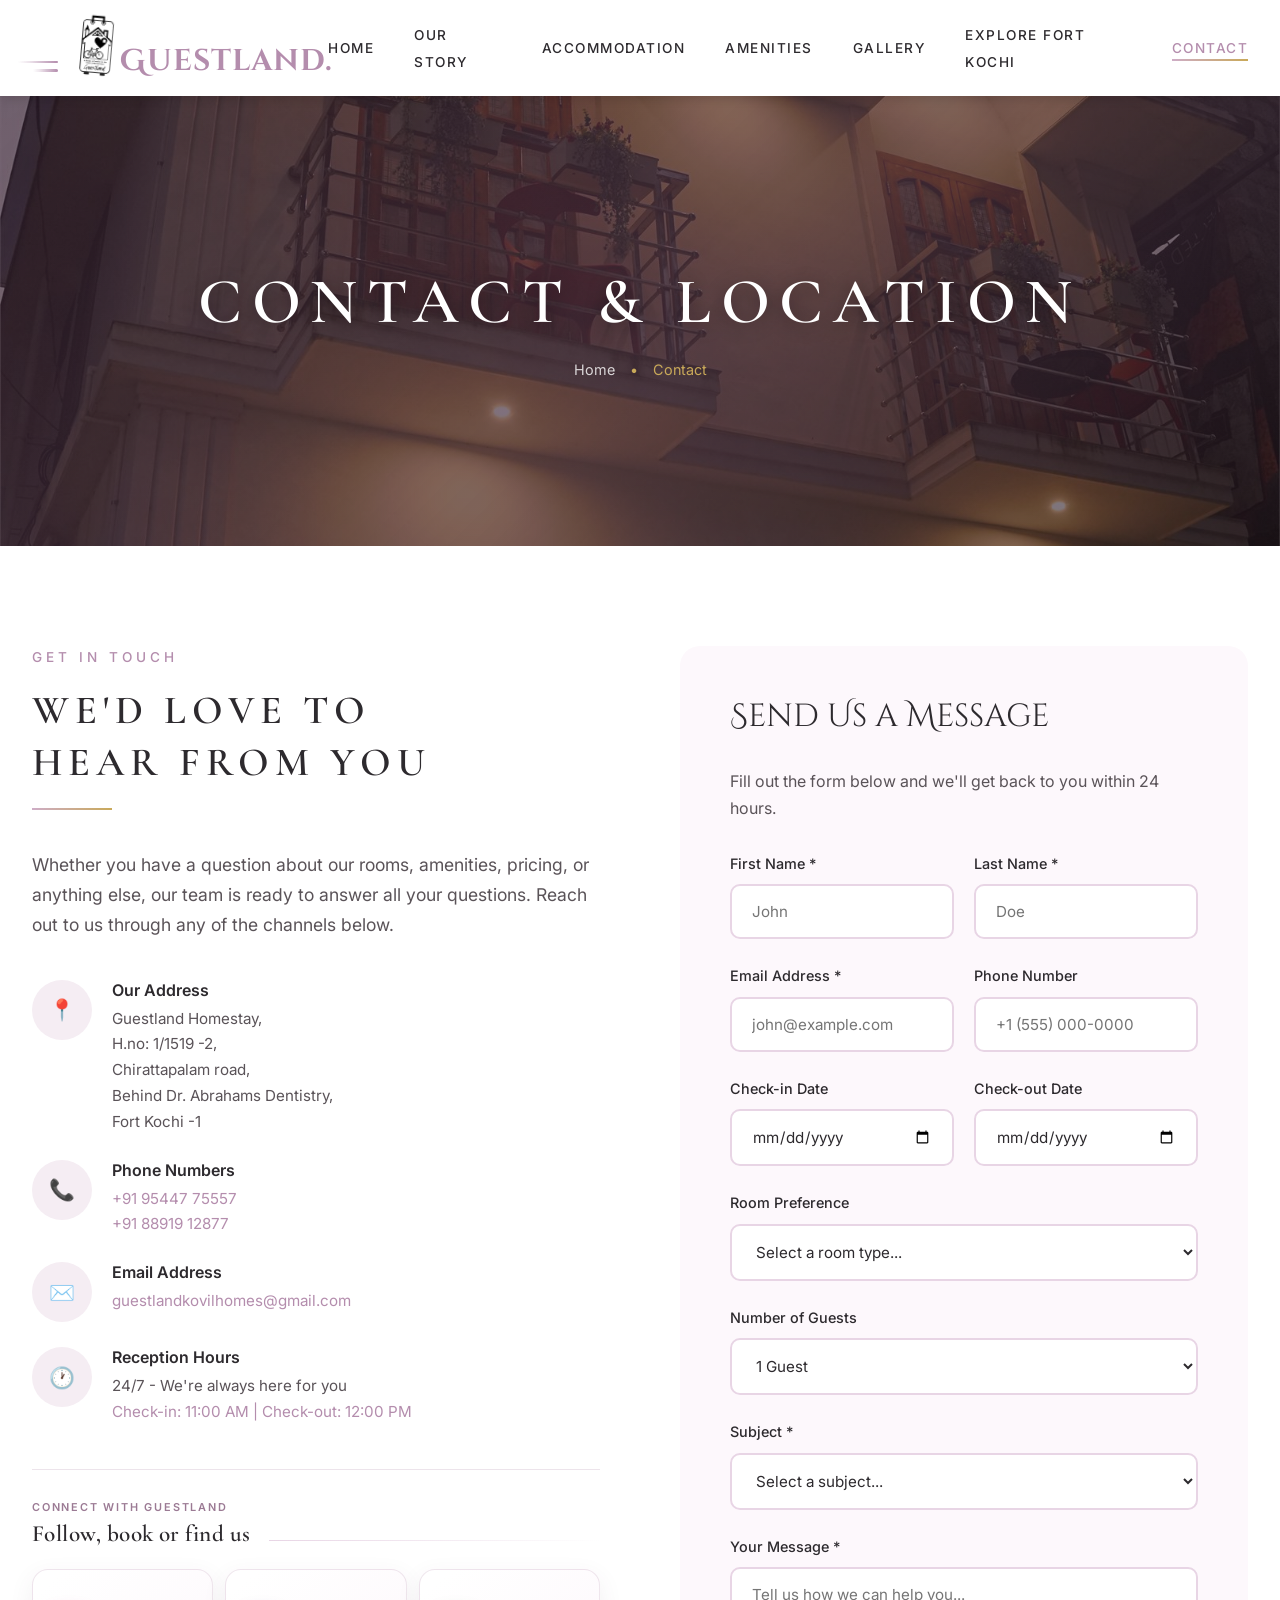
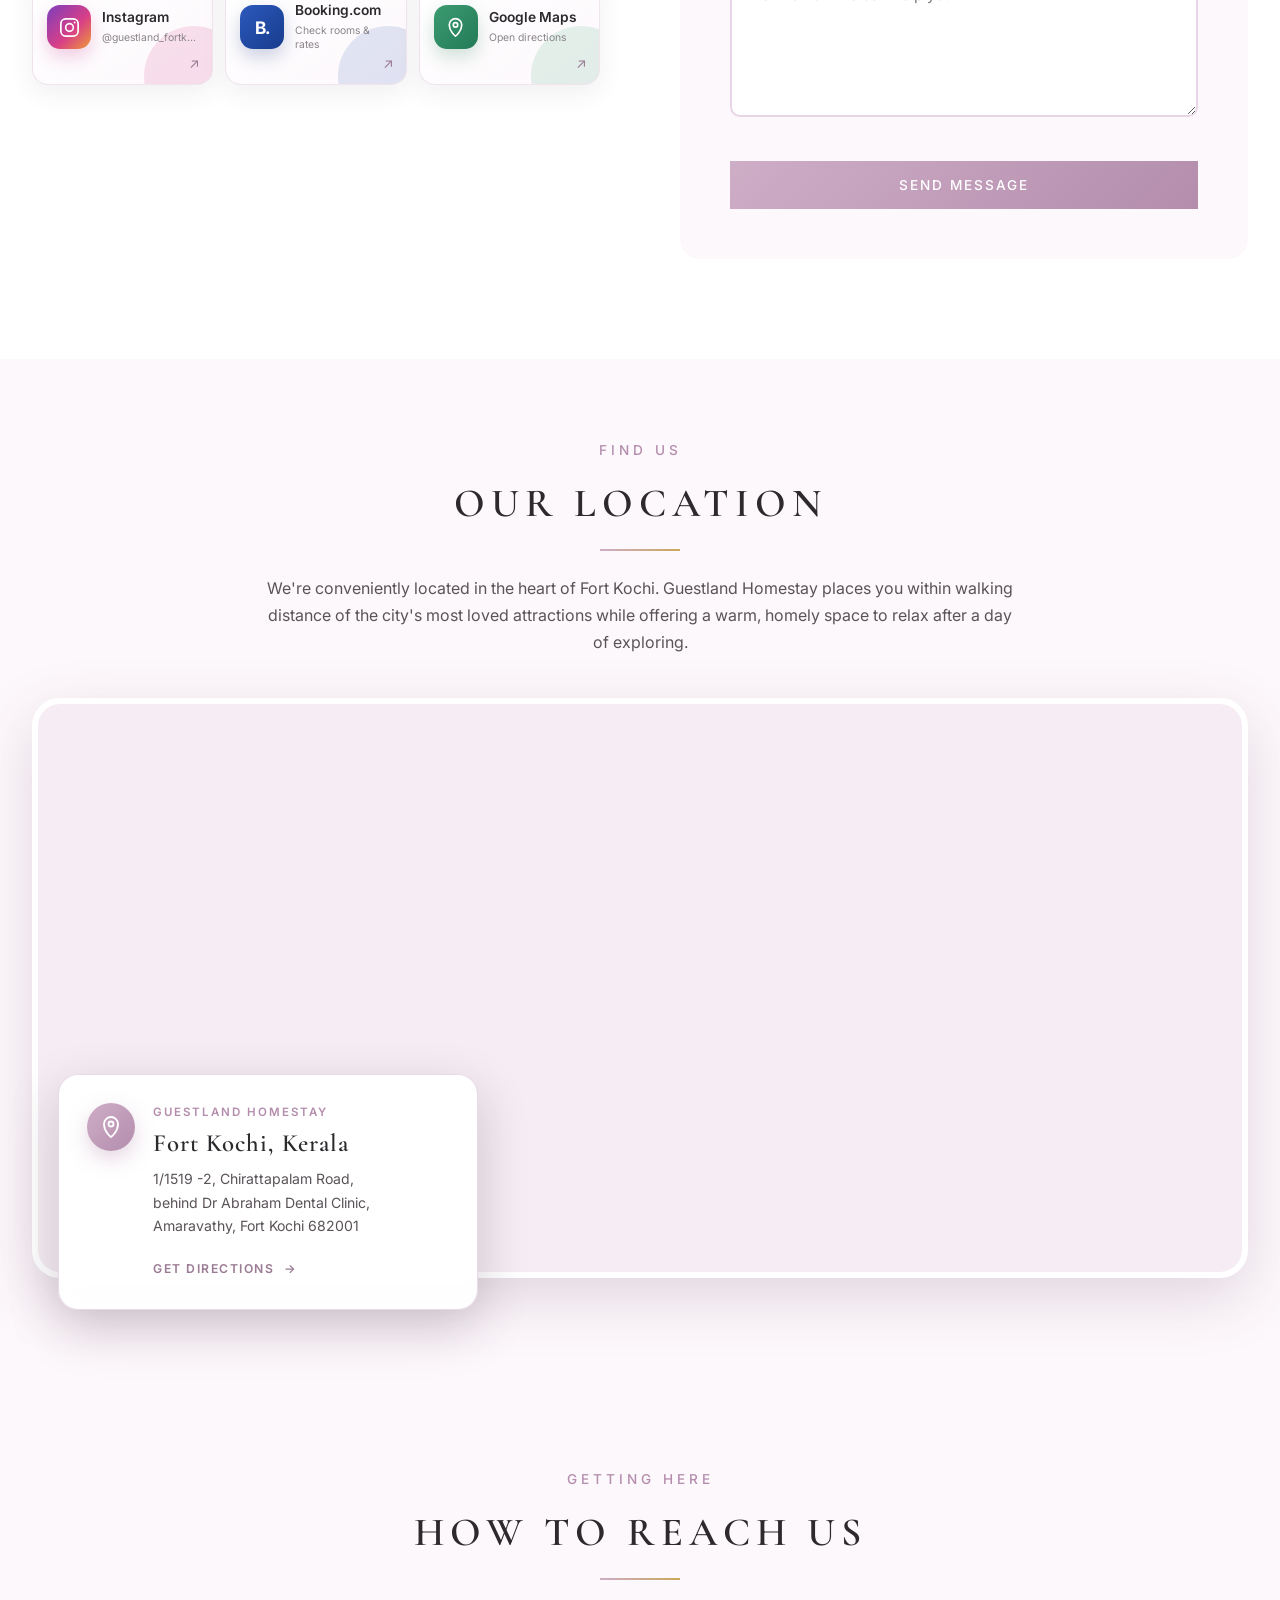
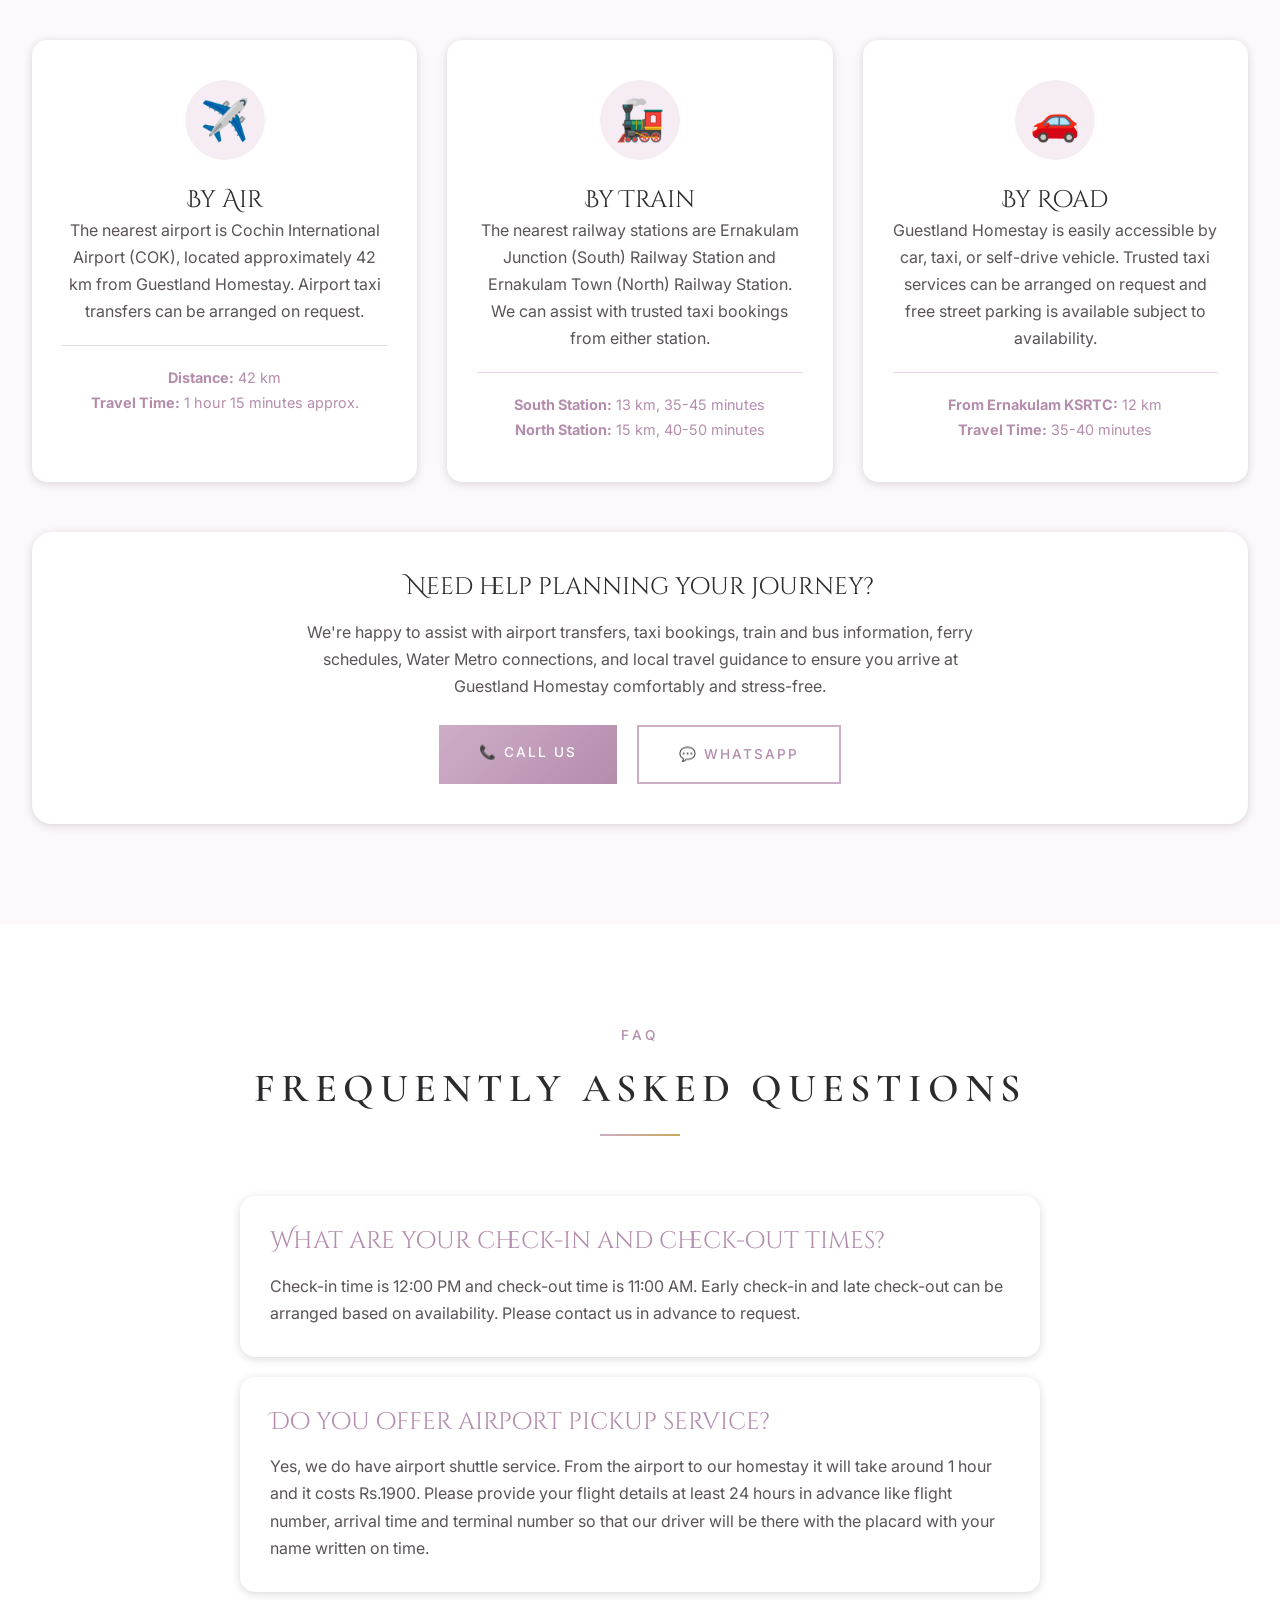
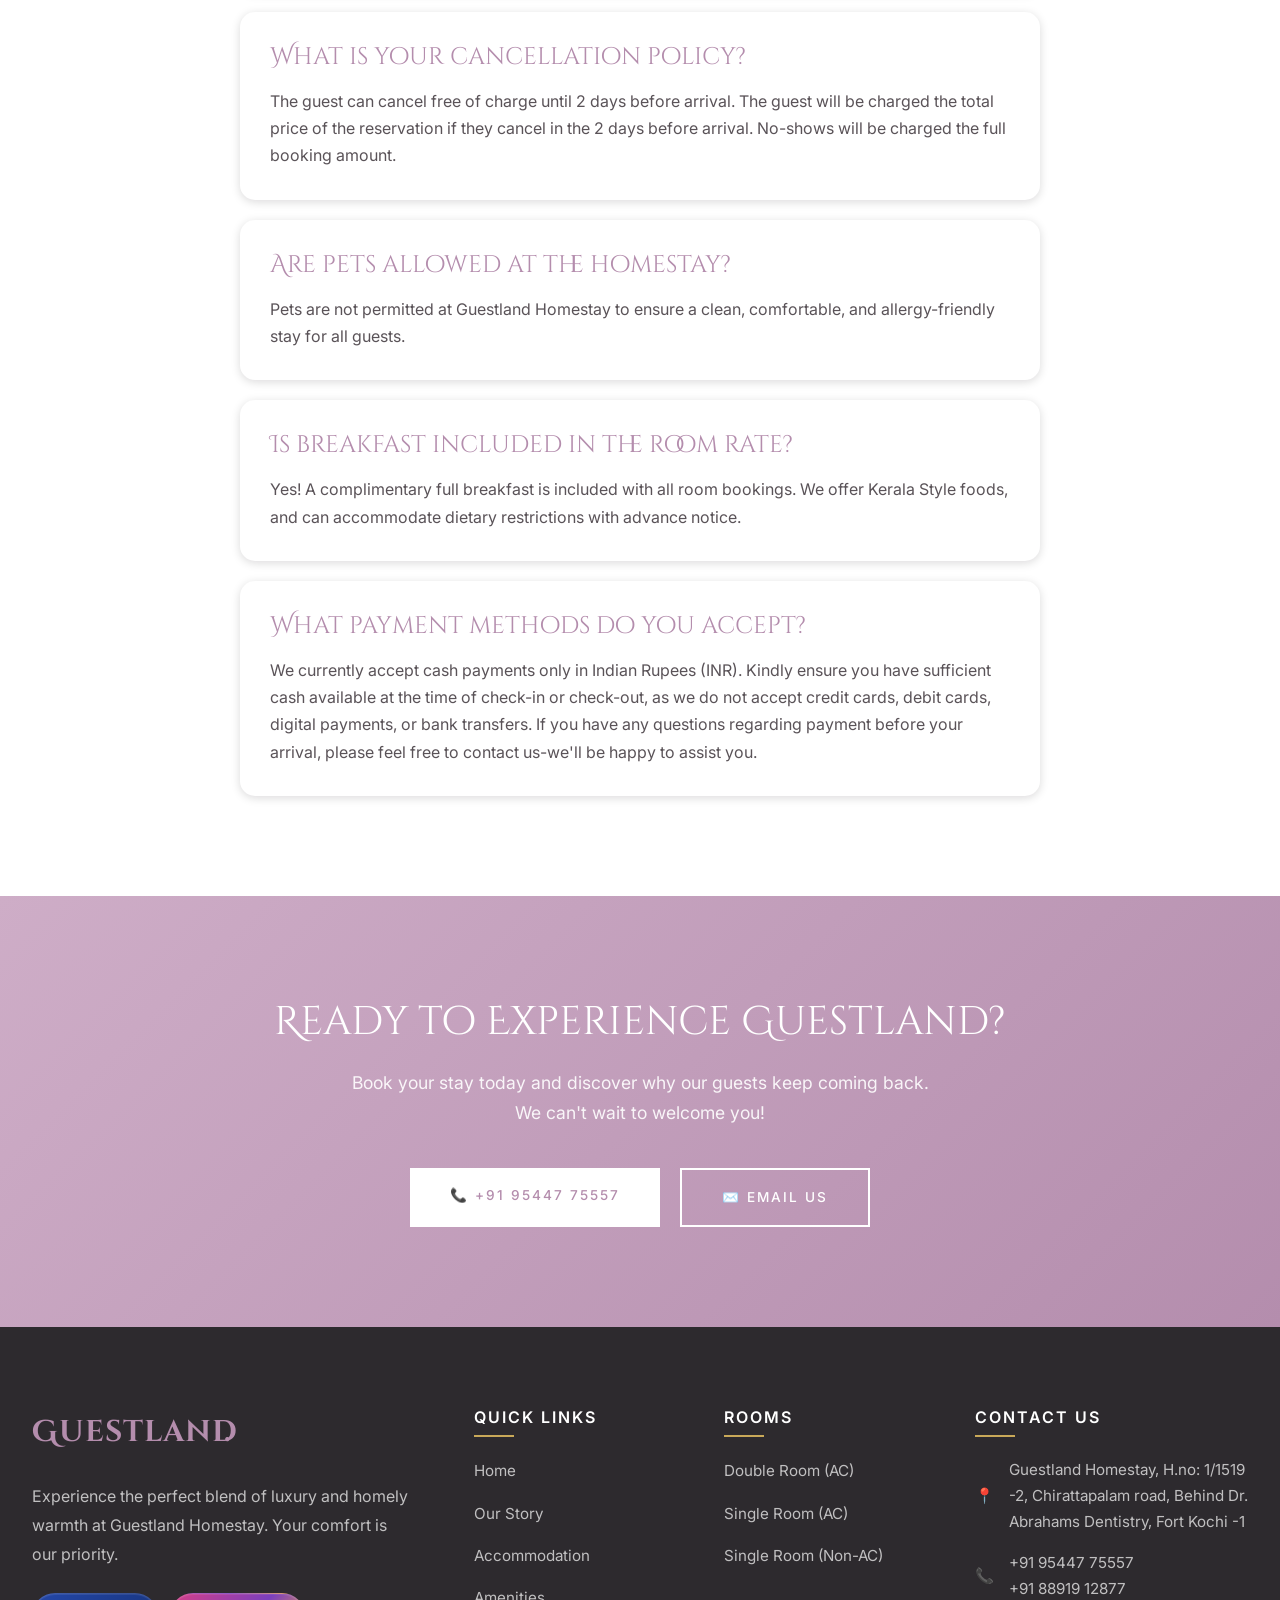
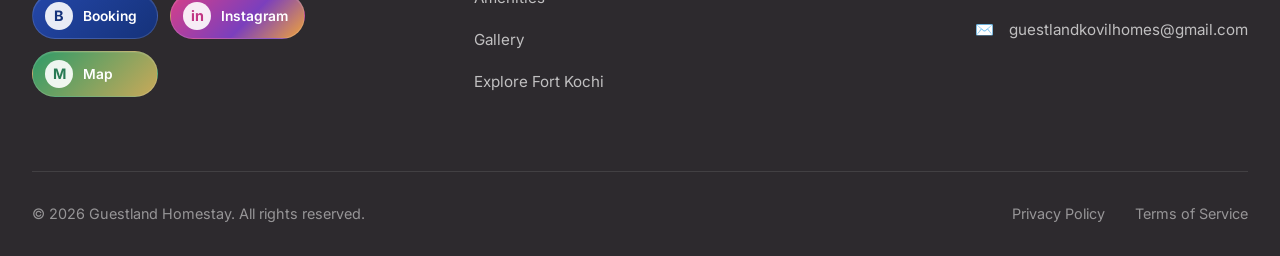
<file: contact.html>
<!DOCTYPE html>
<html lang="en">
<head>
    <meta charset="UTF-8">
    <meta name="viewport" content="width=device-width, initial-scale=1.0">
    <title>Contact & Location | Guestland Homestay</title>
    <link rel="stylesheet" href="css/style.css">
</head>
<body>
    <!-- Navigation -->
    <nav class="navbar">
        <div class="container">
            <a href="index.html" class="logo">
                <div class="logo-lines">
                    <span class="logo-hline"></span>
                    <span class="logo-hline"></span>
                </div>
                <img src="images/home_stay_logo1.png" alt="Guestland Homestay logo">
                <span>Guestland.</span>
            </a>
            <ul class="nav-links" id="primary-navigation">
                <li><a href="index.html">Home</a></li>
                <li><a href="story.html">Our Story</a></li>
                <li class="dropdown">
                    <a href="accommodation.html">Accommodation</a>
                    <div class="dropdown-content">
                        <a href="accommodation.html#rooms">Rooms</a>
                        <a href="accommodation.html#living">Living Area</a>
                        <a href="accommodation.html#dining">Dining Area</a>
                        <a href="accommodation.html#outdoor">Outdoor Area</a>
                    </div>
                </li>
                <li><a href="amenities.html">Amenities</a></li>
                <li><a href="gallery.html">Gallery</a></li>
                <li><a href="attractions.html">Explore Fort Kochi</a></li>
                <li><a href="contact.html" class="active">Contact</a></li>
            </ul>
            <button class="menu-toggle" type="button" aria-label="Open navigation menu" aria-expanded="false" aria-controls="primary-navigation">
                <span aria-hidden="true"></span>
                <span aria-hidden="true"></span>
                <span aria-hidden="true"></span>
            </button>
        </div>
    </nav>

    <!-- Page Header -->
    <section class="page-header">
        <div class="hero-bg">
            <img src="images/gallery/front night view.jpeg" alt="Guestland Homestay front view at night">
            <div class="hero-overlay"></div>
        </div>
        <div class="page-header-content">
            <h1>Contact & Location</h1>
            <div class="breadcrumb">
                <a href="index.html">Home</a>
                <span>•</span>
                <span>Contact</span>
            </div>
        </div>
    </section>

    <!-- Contact Section -->
    <section class="section contact-section">
        <div class="container">
            <div class="contact-grid">
                <!-- Contact Information -->
                <div class="contact-info">
                    <div class="section-header" style="text-align: left; margin-bottom: 40px;">
                        <span class="subtitle">Get In Touch</span>
                        <h2>We'd Love to<br>Hear From You</h2>
                        <div class="divider" style="margin: 0;"></div>
                    </div>
                    
                    <p>Whether you have a question about our rooms, amenities, pricing, or anything else, our team is ready to answer all your questions. Reach out to us through any of the channels below.</p>
                    
                    <div class="contact-details">
                        <!-- Address -->
                        <div class="contact-item">
                            <div class="contact-item-icon">📍</div>
                            <div class="contact-item-content">
                                <h5>Our Address</h5>
                                <p>Guestland Homestay,<br>H.no: 1/1519 -2,<br>Chirattapalam road,<br>Behind Dr. Abrahams Dentistry,<br>Fort Kochi -1</p>
                            </div>
                        </div>
                        
                        <!-- Phone -->
                        <div class="contact-item">
                            <div class="contact-item-icon">📞</div>
                            <div class="contact-item-content">
                                <h5>Phone Numbers</h5>
                                <p>
                                    <a href="tel:+919544775557">+91 95447 75557</a><br>
                                    <a href="tel:+918891912877">+91 88919 12877</a>
                                </p>
                            </div>
                        </div>
                        
                        <!-- Email -->
                        <div class="contact-item">
                            <div class="contact-item-icon">✉️</div>
                            <div class="contact-item-content">
                                <h5>Email Address</h5>
                                <p>
                                    <a href="mailto:guestlandkovilhomes@gmail.com">guestlandkovilhomes@gmail.com</a>
                                </p>
                            </div>
                        </div>
                        
                        <!-- Hours -->
                        <div class="contact-item">
                            <div class="contact-item-icon">🕐</div>
                            <div class="contact-item-content">
                                <h5>Reception Hours</h5>
                                <p>
                                    24/7 - We're always here for you<br>
                                    <span style="color: var(--primary-dark);">Check-in: 11:00 AM | Check-out: 12:00 PM</span>
                                </p>
                            </div>
                        </div>
                    </div>
                    
                    <!-- Stay & Social Links -->
                    <div class="contact-connect" aria-labelledby="connect-heading">
                        <div class="contact-connect-heading">
                            <div>
                                <span class="contact-connect-kicker">Connect with Guestland</span>
                                <h5 id="connect-heading">Follow, book or find us</h5>
                            </div>
                            <span class="contact-connect-line" aria-hidden="true"></span>
                        </div>

                        <div class="contact-connect-grid">
                            <a href="https://www.instagram.com/guestland_fortkochi/?__pwa=1" class="contact-connect-card contact-instagram" target="_blank" rel="noopener noreferrer" aria-label="Follow Guestland Homestay on Instagram">
                                <span class="contact-connect-icon" aria-hidden="true">
                                    <svg viewBox="0 0 24 24">
                                        <rect x="3" y="3" width="18" height="18" rx="5"></rect>
                                        <circle cx="12" cy="12" r="4"></circle>
                                        <circle cx="17.4" cy="6.7" r="1" class="icon-fill"></circle>
                                    </svg>
                                </span>
                                <span class="contact-connect-copy">
                                    <strong>Instagram</strong>
                                    <small>@guestland_fortkochi</small>
                                </span>
                                <span class="contact-connect-arrow" aria-hidden="true">&#8599;</span>
                            </a>

                            <a href="https://www.booking.com/hotel/in/kovil-homes-guest-land.en-gb.html" class="contact-connect-card contact-booking" target="_blank" rel="noopener noreferrer" aria-label="Book Guestland Homestay on Booking.com">
                                <span class="contact-connect-icon contact-booking-icon" aria-hidden="true">B.</span>
                                <span class="contact-connect-copy">
                                    <strong>Booking.com</strong>
                                    <small>Check rooms &amp; rates</small>
                                </span>
                                <span class="contact-connect-arrow" aria-hidden="true">&#8599;</span>
                            </a>

                            <a href="https://www.google.com/maps/dir/?api=1&amp;destination=Guestland%20Homestay%2C%201%2F1519%2C%20Chirattapalam%20Road%2C%20Amaravathy%2C%20Fort%20Kochi%2C%20Kerala%20682001" class="contact-connect-card contact-map" target="_blank" rel="noopener noreferrer" aria-label="Get directions to Guestland Homestay in Google Maps">
                                <span class="contact-connect-icon" aria-hidden="true">
                                    <svg viewBox="0 0 24 24">
                                        <path d="M12 21s6.5-4.8 6.5-11.7a6.5 6.5 0 1 0-13 0C5.5 16.2 12 21 12 21Z"></path>
                                        <circle cx="12" cy="9.3" r="2.3"></circle>
                                    </svg>
                                </span>
                                <span class="contact-connect-copy">
                                    <strong>Google Maps</strong>
                                    <small>Open directions</small>
                                </span>
                                <span class="contact-connect-arrow" aria-hidden="true">&#8599;</span>
                            </a>
                        </div>
                    </div>
                </div>
                
                <!-- Contact Form -->
                <div class="contact-form-wrapper">
                    <h3>Send Us a Message</h3>
                    <p style="margin-bottom: 30px;">Fill out the form below and we'll get back to you within 24 hours.</p>
                    
                    <form
                        action="https://api.web3forms.com/submit"
                        method="POST"
                        class="contact-form"
                        id="contact-form"
                    >
                        <input type="hidden" name="access_key" value="5dda6c5f-780f-47dc-ab38-fc187466b9ce">
                        <input type="hidden" name="subject" value="New enquiry from the Guestland Homestay website">
                        <input type="hidden" name="from_name" value="Guestland Homestay Website">
                        <input type="checkbox" name="botcheck" class="form-botcheck" tabindex="-1" autocomplete="off">

                        <div class="form-row">
                            <div class="form-group">
                                <label for="firstName">First Name *</label>
                                <input type="text" id="firstName" name="firstName" placeholder="John" required>
                            </div>
                            <div class="form-group">
                                <label for="lastName">Last Name *</label>
                                <input type="text" id="lastName" name="lastName" placeholder="Doe" required>
                            </div>
                        </div>
                        
                        <div class="form-row">
                            <div class="form-group">
                                <label for="email">Email Address *</label>
                                <input type="email" id="email" name="email" placeholder="john@example.com" required>
                            </div>
                            <div class="form-group">
                                <label for="phone">Phone Number</label>
                                <input type="tel" id="phone" name="phone" placeholder="+1 (555) 000-0000">
                            </div>
                        </div>
                        
                        <div class="form-row">
                            <div class="form-group">
                                <label for="checkIn">Check-in Date</label>
                                <input type="date" id="checkIn" name="checkIn">
                            </div>
                            <div class="form-group">
                                <label for="checkOut">Check-out Date</label>
                                <input type="date" id="checkOut" name="checkOut">
                            </div>
                        </div>
                        
                        <div class="form-group">
                            <label for="roomType">Room Preference</label>
                            <select id="roomType" name="roomType">
                                <option value="">Select a room type...</option>
                                <option value="double-ac">Deluxe Double Room (AC)</option>
                                <option value="single-ac">Superior Single Room (AC)</option>
                                <option value="single-nonac">Cozy Single Room (Non-AC)</option>
                            </select>
                        </div>
                        
                        <div class="form-group">
                            <label for="guests">Number of Guests</label>
                            <select id="guests" name="guests">
                                <option value="1">1 Guest</option>
                                <option value="2">2 Guests</option>
                                <option value="3">3 Guests</option>
                                <option value="4">4 Guests</option>
                                <option value="5+">5+ Guests</option>
                            </select>
                        </div>
                        
                        <div class="form-group">
                            <label for="subject">Subject *</label>
                            <select id="subject" name="inquiryType" required>
                                <option value="">Select a subject...</option>
                                <option value="booking">Room Booking</option>
                                <option value="inquiry">General Inquiry</option>
                                <option value="feedback">Feedback</option>
                                <option value="event">Event Inquiry</option>
                                <option value="other">Other</option>
                            </select>
                        </div>
                        
                        <div class="form-group">
                            <label for="message">Your Message *</label>
                            <textarea id="message" name="message" rows="5" placeholder="Tell us how we can help you..." required></textarea>
                        </div>
                        
                        <button type="submit" class="btn btn-primary" id="contact-submit" style="width: 100%; margin-top: 10px;">
                            Send Message
                        </button>
                        <p class="form-status" id="contact-form-status" role="status" aria-live="polite"></p>
                    </form>
                </div>
            </div>
        </div>
    </section>

    <!-- Map Section -->
    <section class="map-section" aria-labelledby="location-heading">
        <div class="section-header map-section-header">
            <div class="container">
                <span class="subtitle">Find Us</span>
                <h2 id="location-heading">Our Location</h2>
                <div class="divider"></div>
                <p>We're conveniently located in the heart of Fort Kochi. Guestland Homestay places you within walking distance of the city's most loved attractions while offering a warm, homely space to relax after a day of exploring.</p>
            </div>
        </div>

        <!-- Embedded Google Map -->
        <div class="container map-layout">
            <div class="map-container">
                <iframe
                    src="https://www.google.com/maps?q=Guestland%20Homestay%2C%201%2F1519%2C%20Chirattapalam%20Road%2C%20Amaravathy%2C%20Fort%20Kochi%2C%20Kerala%20682001&amp;z=16&amp;output=embed"
                    title="Map showing Guestland Homestay in Fort Kochi"
                    width="100%"
                    height="100%"
                    allowfullscreen=""
                    loading="lazy"
                    referrerpolicy="no-referrer-when-downgrade">
                </iframe>
            </div>

            <aside class="map-info-card" aria-label="Guestland Homestay address">
                <div class="map-pin" aria-hidden="true">
                    <svg viewBox="0 0 24 24" role="img">
                        <path d="M12 22s7-5.2 7-13a7 7 0 1 0-14 0c0 7.8 7 13 7 13Z"></path>
                        <circle cx="12" cy="9" r="2.5"></circle>
                    </svg>
                </div>
                <div class="map-info-content">
                    <span class="map-info-eyebrow">Guestland Homestay</span>
                    <h3>Fort Kochi, Kerala</h3>
                    <address>1/1519 -2, Chirattapalam Road,<br>behind Dr Abraham Dental Clinic,<br>Amaravathy, Fort Kochi 682001</address>
                    <a href="https://www.google.com/maps/dir/?api=1&amp;destination=Guestland%20Homestay%2C%201%2F1519%2C%20Chirattapalam%20Road%2C%20Amaravathy%2C%20Fort%20Kochi%2C%20Kerala%20682001"
                       target="_blank"
                       rel="noopener noreferrer"
                       class="map-directions-link"
                       aria-label="Get directions to Guestland Homestay in Google Maps">
                        <span>Get Directions</span>
                        <span aria-hidden="true">&#8594;</span>
                    </a>
                </div>
            </aside>
        </div>
    </section>

    <!-- Directions Section -->
    <section class="section" style="background: var(--cream);">
        <div class="container">
            <div class="section-header">
                <span class="subtitle">Getting Here</span>
                <h2>How to Reach Us</h2>
                <div class="divider"></div>
            </div>
            
            <div class="rooms-grid" style="grid-template-columns: repeat(3, 1fr);">
                <!-- By Air -->
                <div class="room-card" style="text-align: center; padding: 40px 30px;">
                    <div style="width: 80px; height: 80px; background: var(--primary-lighter); border-radius: 50%; display: flex; align-items: center; justify-content: center; margin: 0 auto 25px; font-size: 2.5rem;">
                        ✈️
                    </div>
                    <h4>By Air</h4>
                    <p style="margin: 0;">The nearest airport is Cochin International Airport (COK), located approximately 42 km from Guestland Homestay. Airport taxi transfers can be arranged on request.</p>
                    <div style="margin-top: 20px; padding-top: 20px; border-top: 1px solid var(--primary-light);">
                        <p style="margin: 0; font-size: 0.9rem; color: var(--primary-dark);"><strong>Distance:</strong> 42 km<br><strong>Travel Time:</strong> 1 hour 15 minutes approx.</p>
                    </div>
                </div>
                
                <!-- By Train -->
                <div class="room-card" style="text-align: center; padding: 40px 30px;">
                    <div style="width: 80px; height: 80px; background: var(--primary-lighter); border-radius: 50%; display: flex; align-items: center; justify-content: center; margin: 0 auto 25px; font-size: 2.5rem;">
                        🚂
                    </div>
                    <h4>By Train</h4>
                    <p style="margin: 0;">The nearest railway stations are Ernakulam Junction (South) Railway Station and Ernakulam Town (North) Railway Station. We can assist with trusted taxi bookings from either station.</p>
                    <div style="margin-top: 20px; padding-top: 20px; border-top: 1px solid var(--primary-light);">
                        <p style="margin: 0; font-size: 0.9rem; color: var(--primary-dark);"><strong>South Station:</strong> 13 km, 35-45 minutes<br><strong>North Station:</strong> 15 km, 40-50 minutes</p>
                    </div>
                </div>
                
                <!-- By Road -->
                <div class="room-card" style="text-align: center; padding: 40px 30px;">
                    <div style="width: 80px; height: 80px; background: var(--primary-lighter); border-radius: 50%; display: flex; align-items: center; justify-content: center; margin: 0 auto 25px; font-size: 2.5rem;">
                        🚗
                    </div>
                    <h4>By Road</h4>
                    <p style="margin: 0;">Guestland Homestay is easily accessible by car, taxi, or self-drive vehicle. Trusted taxi services can be arranged on request and free street parking is available subject to availability.</p>
                    <div style="margin-top: 20px; padding-top: 20px; border-top: 1px solid var(--primary-light);">
                        <p style="margin: 0; font-size: 0.9rem; color: var(--primary-dark);"><strong>From Ernakulam KSRTC:</strong> 12 km<br><strong>Travel Time:</strong> 35-40 minutes</p>
                    </div>
                </div>
            </div>
            
            <!-- Additional Info -->
            <div style="text-align: center; margin-top: 50px; padding: 40px; background: var(--white); border-radius: 20px; box-shadow: var(--shadow-sm);">
                <h4 style="margin-bottom: 15px;">Need help planning your journey?</h4>
                <p style="max-width: 700px; margin: 0 auto 25px;">We're happy to assist with airport transfers, taxi bookings, train and bus information, ferry schedules, Water Metro connections, and local travel guidance to ensure you arrive at Guestland Homestay comfortably and stress-free.</p>
                <div style="display: flex; gap: 20px; justify-content: center; flex-wrap: wrap;">
                    <a href="tel:+919544775557" class="btn btn-primary">📞 Call Us</a>
                    <a href="https://wa.me/919544775557" target="_blank" class="btn btn-outline">💬 WhatsApp</a>
                </div>
            </div>
        </div>
    </section>

    <!-- FAQ Section -->
    <section class="section" style="background: var(--white);">
        <div class="container">
            <div class="section-header">
                <span class="subtitle">FAQ</span>
                <h2>Frequently Asked Questions</h2>
                <div class="divider"></div>
            </div>
            
            <div style="max-width: 800px; margin: 0 auto;">
                <!-- FAQ Item 1 -->
                <div class="room-card" style="margin-bottom: 20px; padding: 30px;">
                    <h4 style="color: var(--primary-dark); margin-bottom: 15px;">What are your check-in and check-out times?</h4>
                    <p style="margin: 0;">Check-in time is 12:00 PM and check-out time is 11:00 AM. Early check-in and late check-out can be arranged based on availability. Please contact us in advance to request.</p>
                </div>
                
                <!-- FAQ Item 2 -->
                <div class="room-card" style="margin-bottom: 20px; padding: 30px;">
                    <h4 style="color: var(--primary-dark); margin-bottom: 15px;">Do you offer airport pickup service?</h4>
                    <p style="margin: 0;">Yes, we do have airport shuttle service. From the airport to our homestay it will take around 1 hour and it costs Rs.1900. Please provide your flight details at least 24 hours in advance like flight number, arrival time and terminal number so that our driver will be there with the placard with your name written on time.</p>
                </div>
                
                <!-- FAQ Item 3 -->
                <div class="room-card" style="margin-bottom: 20px; padding: 30px;">
                    <h4 style="color: var(--primary-dark); margin-bottom: 15px;">What is your cancellation policy?</h4>
                    <p style="margin: 0;">The guest can cancel free of charge until 2 days before arrival. The guest will be charged the total price of the reservation if they cancel in the 2 days before arrival. No-shows will be charged the full booking amount.</p>
                </div>
                
                <!-- FAQ Item 4 -->
                <div class="room-card" style="margin-bottom: 20px; padding: 30px;">
                    <h4 style="color: var(--primary-dark); margin-bottom: 15px;">Are pets allowed at the homestay?</h4>
                    <p style="margin: 0;">Pets are not permitted at Guestland Homestay to ensure a clean, comfortable, and allergy-friendly stay for all guests.</p>
                </div>
                
                <!-- FAQ Item 5 -->
                <div class="room-card" style="margin-bottom: 20px; padding: 30px;">
                    <h4 style="color: var(--primary-dark); margin-bottom: 15px;">Is breakfast included in the room rate?</h4>
                    <p style="margin: 0;">Yes! A complimentary full breakfast is included with all room bookings. We offer Kerala Style foods, and can accommodate dietary restrictions with advance notice.</p>
                </div>
                
                <!-- FAQ Item 6 -->
                <div class="room-card" style="padding: 30px;">
                    <h4 style="color: var(--primary-dark); margin-bottom: 15px;">What payment methods do you accept?</h4>
                    <p style="margin: 0;">We currently accept cash payments only in Indian Rupees (INR). Kindly ensure you have sufficient cash available at the time of check-in or check-out, as we do not accept credit cards, debit cards, digital payments, or bank transfers. If you have any questions regarding payment before your arrival, please feel free to contact us-we'll be happy to assist you.</p>
                </div>
            </div>
        </div>
    </section>

    <!-- CTA Section -->
    <section class="section" style="background: linear-gradient(135deg, var(--primary), var(--primary-dark)); text-align: center;">
        <div class="container">
            <h2 style="color: var(--white); margin-bottom: 20px;">Ready to Experience Guestland?</h2>
            <p style="color: rgba(255,255,255,0.9); max-width: 600px; margin: 0 auto 40px; font-size: 1.1rem;">Book your stay today and discover why our guests keep coming back. We can't wait to welcome you!</p>
            <div style="display: flex; gap: 20px; justify-content: center; flex-wrap: wrap;">
                <a href="tel:+919544775557" class="btn" style="background: var(--white); color: var(--primary-dark);">📞 +91 95447 75557</a>
                <a href="mailto:guestlandkovilhomes@gmail.com" class="btn btn-outline" style="border-color: var(--white); color: var(--white);">✉️ Email Us</a>
            </div>
        </div>
    </section>

    <!-- Footer -->
    <footer class="footer">
        <div class="container">
            <div class="footer-grid">
                <div class="footer-about">
                    <a href="index.html" class="logo">Guestland<span>.</span></a>
                    <p>Experience the perfect blend of luxury and homely warmth at Guestland Homestay. Your comfort is our priority.</p>
                    <div class="social-links footer-social-links" aria-label="Guestland links">
                        <a href="https://www.booking.com/hotel/in/kovil-homes-guest-land.en-gb.html?aid=304142&label=gen173nr-10CAEoggI46AdIM1gEaGyIAQGYATO4ARfIAQzYAQPoAQH4AQGIAgGoAgG4Au7TtNIGwAIB0gIkYWEyZWE2YmQtNzgzYi00MWZiLWFjOGItNTFjMDk3MDYyNDdk2AIB4AIB&sid=e825ec350ecc7b436de0e7351ef931e3&dest_id=-2093645&dest_type=city&dist=0&group_adults=2&group_children=0&hapos=1&hpos=1&no_rooms=1&req_adults=2&req_children=0&room1=A%2CA&sb_price_type=total&sr_order=popularity&srepoch=1783441976&srpvid=a01074455c0806b8&type=total&ucfs=1&" class="social-link footer-social-link booking-link" target="_blank" rel="noopener noreferrer" aria-label="Book Guestland on Booking.com" title="Booking.com">
                            <span class="social-icon">B</span>
                            <span class="social-label">Booking</span>
                        </a>
                        <a href="https://www.instagram.com/guestland_fortkochi/?__pwa=1" class="social-link footer-social-link instagram-link" target="_blank" rel="noopener noreferrer" aria-label="Follow Guestland on Instagram" title="Instagram">
                            <span class="social-icon">in</span>
                            <span class="social-label">Instagram</span>
                        </a>
                        <a href="https://www.google.com/maps/dir/?api=1&amp;destination=Guestland%20Homestay%2C%201%2F1519%2C%20Chirattapalam%20Road%2C%20Amaravathy%2C%20Fort%20Kochi%2C%20Kerala%20682001" class="social-link footer-social-link map-link" target="_blank" rel="noopener noreferrer" aria-label="Get directions to Guestland Homestay in Google Maps" title="Map">
                            <span class="social-icon">m</span>
                            <span class="social-label">Map</span>
                        </a>
                    </div>
                </div>
                <div class="footer-links-col">
                    <h4>Quick Links</h4>
                    <ul class="footer-links">
                        <li><a href="index.html">Home</a></li>
                        <li><a href="story.html">Our Story</a></li>
                        <li><a href="accommodation.html">Accommodation</a></li>
                        <li><a href="amenities.html">Amenities</a></li>
                        <li><a href="gallery.html">Gallery</a></li>
                        <li><a href="attractions.html">Explore Fort Kochi</a></li>
                    </ul>
                </div>
                <div class="footer-links-col">
                    <h4>Rooms</h4>
                    <ul class="footer-links">
                        <li><a href="accommodation.html#rooms">Double Room (AC)</a></li>
                        
                        <li><a href="accommodation.html#rooms">Single Room (AC)</a></li>
                        <li><a href="accommodation.html#rooms">Single Room (Non-AC)</a></li>
                    </ul>
                </div>
                <div class="footer-contact">
                    <h4>Contact Us</h4>
                    <p><span>📍</span> Guestland Homestay, H.no: 1/1519 -2, Chirattapalam road, Behind Dr. Abrahams Dentistry, Fort Kochi -1</p>
                    <p><span>📞</span> +91 95447 75557 <br> +91 88919 12877</p>
                    <p><span>✉️</span> guestlandkovilhomes@gmail.com</p>
                </div>
            </div>
            <div class="footer-bottom">
                <p>&copy; 2026 Guestland Homestay. All rights reserved.</p>
                <div class="footer-bottom-links">
                    <a href="#">Privacy Policy</a>
                    <a href="#">Terms of Service</a>
                </div>
            </div>
        </div>
    </footer>
    <script src="js/navigation.js" defer></script>
    <script src="js/contact-form.js" defer></script>
</body>
</html>
</file>
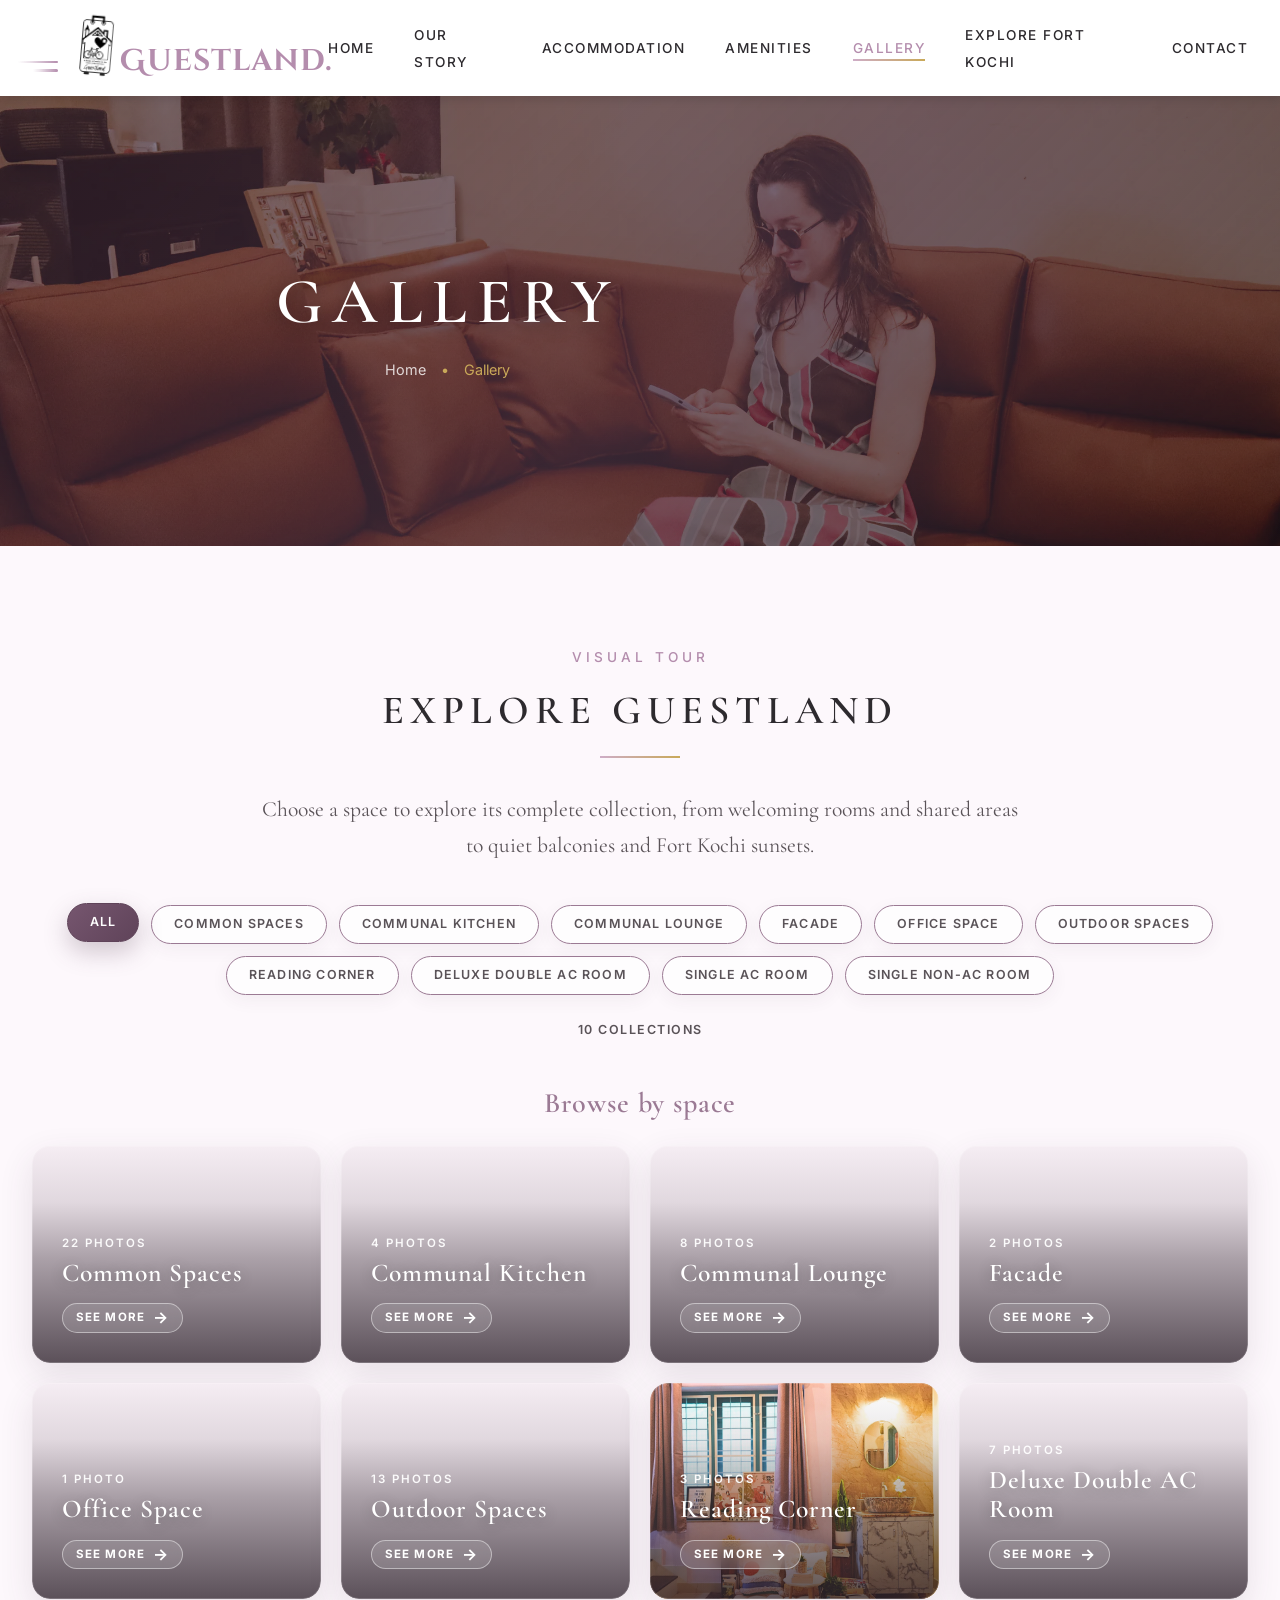
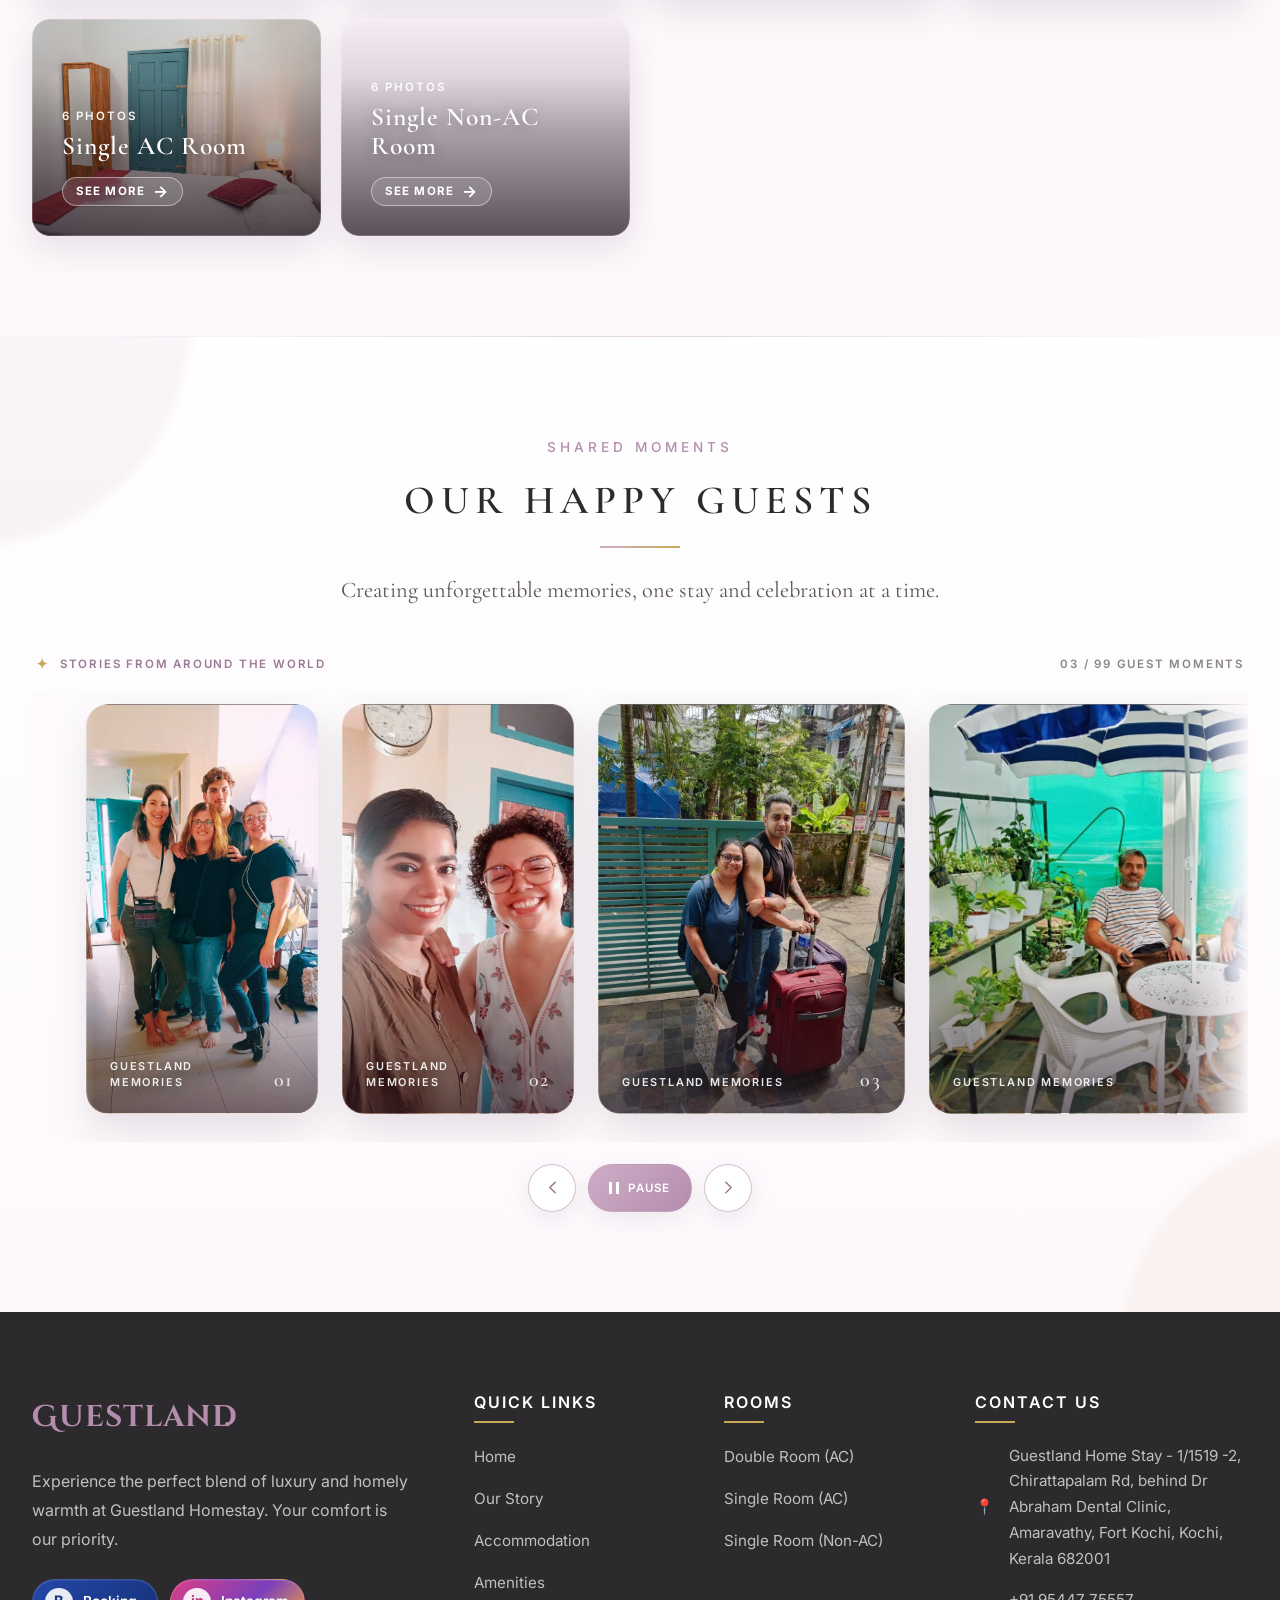
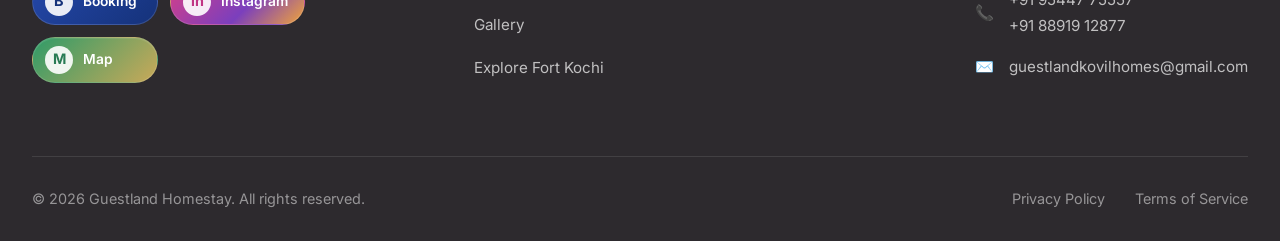
<file: gallery.html>
<!DOCTYPE html>
<html lang="en">
<head>
    <meta charset="UTF-8">
    <meta name="viewport" content="width=device-width, initial-scale=1.0">
    <title>Gallery | Guestland Homestay</title>
    <link rel="stylesheet" href="css/style.css">
</head>
<body>
    <!-- Navigation -->
    <nav class="navbar">
        <div class="container">
            <a href="index.html" class="logo">
                <div class="logo-lines">
                    <span class="logo-hline"></span>
                    <span class="logo-hline"></span>
                </div>
                <img src="images/home_stay_logo1.png" alt="Guestland Homestay logo">
                <span>Guestland.</span>
            </a>
            <ul class="nav-links" id="primary-navigation">
                <li><a href="index.html">Home</a></li>
                <li><a href="story.html">Our Story</a></li>
                <li class="dropdown">
                    <a href="accommodation.html">Accommodation</a>
                    <div class="dropdown-content">
                        <a href="accommodation.html#rooms">Rooms</a>
                        <a href="accommodation.html#living">Living Area</a>
                        <a href="accommodation.html#dining">Dining Area</a>
                        <a href="accommodation.html#outdoor">Outdoor Area</a>
                    </div>
                </li>
                <li><a href="amenities.html">Amenities</a></li>
                <li><a href="gallery.html" class="active">Gallery</a></li>
                <li><a href="attractions.html">Explore Fort Kochi</a></li>
                <li><a href="contact.html">Contact</a></li>
            </ul>
            <button class="menu-toggle" type="button" aria-label="Open navigation menu" aria-expanded="false" aria-controls="primary-navigation">
                <span aria-hidden="true"></span>
                <span aria-hidden="true"></span>
                <span aria-hidden="true"></span>
            </button>
        </div>
    </nav>

    <!-- Page Header -->
    <section class="page-header gallery-page-header">
        <div class="hero-bg gallery-image-bg">
            <img src="images/gallery first.webp" alt="Guestland exterior at night">
            <div class="hero-overlay"></div>
        </div>
        <div class="page-header-content">
            <h1>Gallery</h1>
            <div class="breadcrumb">
                <a href="index.html">Home</a>
                <span>•</span>
                <span>Gallery</span>
            </div>
        </div>
    </section>

    <!-- Gallery Section -->
    <section class="section gallery-section">
        <div class="container">
            <div class="section-header">
                <span class="subtitle">Visual Tour</span>
                <h2>Explore Guestland</h2>
                <div class="divider"></div>
            </div>

            <p class="gallery-intro">Choose a space to explore its complete collection, from welcoming rooms and shared areas to quiet balconies and Fort Kochi sunsets.</p>

            <div class="gallery-toolbar">
                <div class="gallery-filters" id="gallery-filters" role="group" aria-label="Filter gallery by category"></div>
                <div class="gallery-toolbar-meta">
                    <button class="gallery-back" id="gallery-back" type="button" hidden>
                        <span aria-hidden="true">&#8592;</span>
                        Back to Gallery
                    </button>
                    <p class="gallery-count" id="gallery-count" aria-live="polite"></p>
                </div>
            </div>

            <h3 class="gallery-view-title" id="gallery-view-title">Browse by space</h3>
            <div class="gallery-grid" id="gallery-grid" data-view="overview" role="region" aria-labelledby="gallery-view-title" aria-busy="true"></div>
            <noscript>
                <p class="gallery-noscript">Please enable JavaScript to explore the complete Guestland gallery.</p>
            </noscript>
        </div>
    </section>

    <!-- Happy Guests Section -->
    <section class="section happy-guests-section" aria-labelledby="happy-guests-title">
        <div class="happy-guests-glow happy-guests-glow-left" aria-hidden="true"></div>
        <div class="happy-guests-glow happy-guests-glow-right" aria-hidden="true"></div>
        <div class="container happy-guests-container">
            <div class="section-header happy-guests-header">
                <span class="subtitle">Shared Moments</span>
                <h2 id="happy-guests-title">Our Happy Guests</h2>
                <div class="divider"></div>
                <p>Creating unforgettable memories, one stay and celebration at a time.</p>
            </div>

            <div class="guest-carousel-shell" id="guest-carousel-shell">
                <div class="guest-carousel-topline">
                    <p class="guest-carousel-kicker">
                        <span class="guest-carousel-kicker-icon" aria-hidden="true">&#10022;</span>
                        Stories from around the world
                    </p>
                    <p class="guest-carousel-count" id="guest-carousel-count" aria-live="off"></p>
                </div>

                <div class="guest-carousel-frame">
                    <div
                        class="guest-carousel"
                        id="guest-carousel"
                        role="region"
                        aria-roledescription="carousel"
                        aria-label="Guest memories. Use the previous and next buttons or the left and right arrow keys to browse."
                        aria-busy="true"
                        tabindex="0"
                    ></div>
                </div>

                <div class="guest-carousel-controls" aria-label="Guest gallery controls">
                    <button class="guest-carousel-control" id="guest-carousel-prev" type="button" aria-label="Show previous guest memory">
                        <svg viewBox="0 0 24 24" aria-hidden="true" focusable="false">
                            <path d="M15 18l-6-6 6-6"></path>
                        </svg>
                    </button>
                    <button class="guest-carousel-pause" id="guest-carousel-pause" type="button" aria-label="Pause automatic guest gallery">
                        <span class="guest-carousel-pause-icon" aria-hidden="true"></span>
                        <span class="guest-carousel-pause-label">Pause</span>
                    </button>
                    <button class="guest-carousel-control" id="guest-carousel-next" type="button" aria-label="Show next guest memory">
                        <svg viewBox="0 0 24 24" aria-hidden="true" focusable="false">
                            <path d="M9 18l6-6-6-6"></path>
                        </svg>
                    </button>
                </div>
            </div>

            <noscript>
                <p class="gallery-noscript">Please enable JavaScript to explore our guest memories.</p>
            </noscript>
        </div>
    </section>

    <!-- Footer -->
    <footer class="footer">
        <div class="container">
            <div class="footer-grid">
                <div class="footer-about">
                    <a href="index.html" class="logo">Guestland<span>.</span></a>
                    <p>Experience the perfect blend of luxury and homely warmth at Guestland Homestay. Your comfort is our priority.</p>
                    <div class="social-links footer-social-links" aria-label="Guestland links">
                        <a href="https://www.booking.com/hotel/in/kovil-homes-guest-land.en-gb.html?aid=304142&label=gen173nr-10CAEoggI46AdIM1gEaGyIAQGYATO4ARfIAQzYAQPoAQH4AQGIAgGoAgG4Au7TtNIGwAIB0gIkYWEyZWE2YmQtNzgzYi00MWZiLWFjOGItNTFjMDk3MDYyNDdk2AIB4AIB&sid=e825ec350ecc7b436de0e7351ef931e3&dest_id=-2093645&dest_type=city&dist=0&group_adults=2&group_children=0&hapos=1&hpos=1&no_rooms=1&req_adults=2&req_children=0&room1=A%2CA&sb_price_type=total&sr_order=popularity&srepoch=1783441976&srpvid=a01074455c0806b8&type=total&ucfs=1&" class="social-link footer-social-link booking-link" target="_blank" rel="noopener noreferrer" aria-label="Book Guestland on Booking.com" title="Booking.com">
                            <span class="social-icon">B</span>
                            <span class="social-label">Booking</span>
                        </a>
                        <a href="https://www.instagram.com/guestland_fortkochi/?__pwa=1" class="social-link footer-social-link instagram-link" target="_blank" rel="noopener noreferrer" aria-label="Follow Guestland on Instagram" title="Instagram">
                            <span class="social-icon">in</span>
                            <span class="social-label">Instagram</span>
                        </a>
                        <a href="https://www.google.com/maps/dir/?api=1&amp;destination=Guestland%20Homestay%2C%201%2F1519%2C%20Chirattapalam%20Road%2C%20Amaravathy%2C%20Fort%20Kochi%2C%20Kerala%20682001" class="social-link footer-social-link map-link" target="_blank" rel="noopener noreferrer" aria-label="Get directions to Guestland Homestay in Google Maps" title="Map">
                            <span class="social-icon">m</span>
                            <span class="social-label">Map</span>
                        </a>
                    </div>
                </div>
                <div class="footer-links-col">
                    <h4>Quick Links</h4>
                    <ul class="footer-links">
                        <li><a href="index.html">Home</a></li>
                        <li><a href="story.html">Our Story</a></li>
                        <li><a href="accommodation.html">Accommodation</a></li>
                        <li><a href="amenities.html">Amenities</a></li>
                        <li><a href="gallery.html">Gallery</a></li>
                        <li><a href="attractions.html">Explore Fort Kochi</a></li>
                    </ul>
                </div>
                <div class="footer-links-col">
                    <h4>Rooms</h4>
                    <ul class="footer-links">
                        <li><a href="accommodation.html#rooms">Double Room (AC)</a></li>
                        
                        <li><a href="accommodation.html#rooms">Single Room (AC)</a></li>
                        <li><a href="accommodation.html#rooms">Single Room (Non-AC)</a></li>
                    </ul>
                </div>
                <div class="footer-contact">
                    <h4>Contact Us</h4>
                    <p><span>📍</span> Guestland Home Stay - 1/1519 -2, Chirattapalam Rd, behind Dr Abraham Dental Clinic, Amaravathy, Fort Kochi, Kochi, Kerala 682001</p>
                    <p><span>📞</span> +91 95447 75557 <br> +91 88919 12877</p>
                    <p><span>✉️</span> guestlandkovilhomes@gmail.com</p>
                </div>
            </div>
            <div class="footer-bottom">
                <p>&copy; 2026 Guestland Homestay. All rights reserved.</p>
                <div class="footer-bottom-links">
                    <a href="#">Privacy Policy</a>
                    <a href="#">Terms of Service</a>
                </div>
            </div>
        </div>
    </footer>
    <script src="js/gallery-manifest.js?v=2" defer></script>
    <script src="js/gallery.js" defer></script>
    <script src="js/guest-gallery-manifest.js" defer></script>
    <script src="js/guest-gallery.js?v=4" defer></script>
    <script src="js/navigation.js" defer></script>
</body>
</html>
</file>
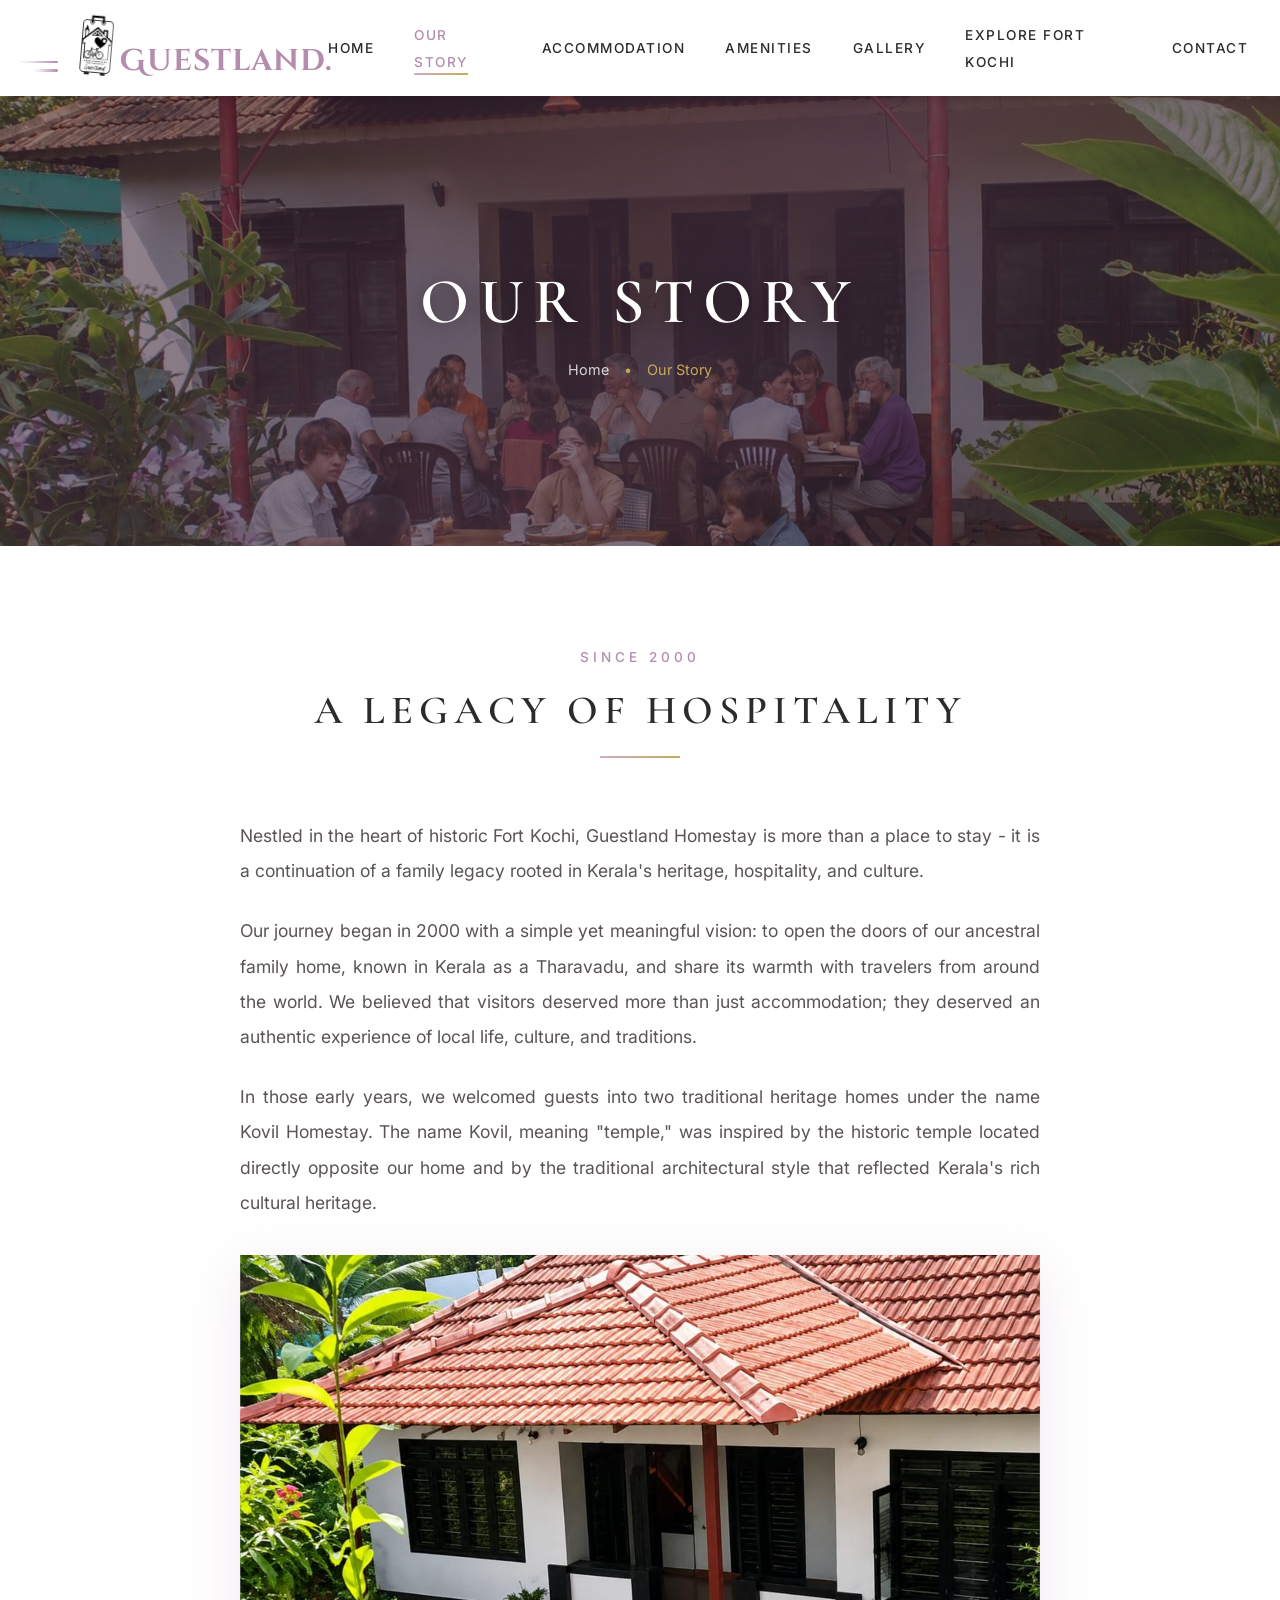
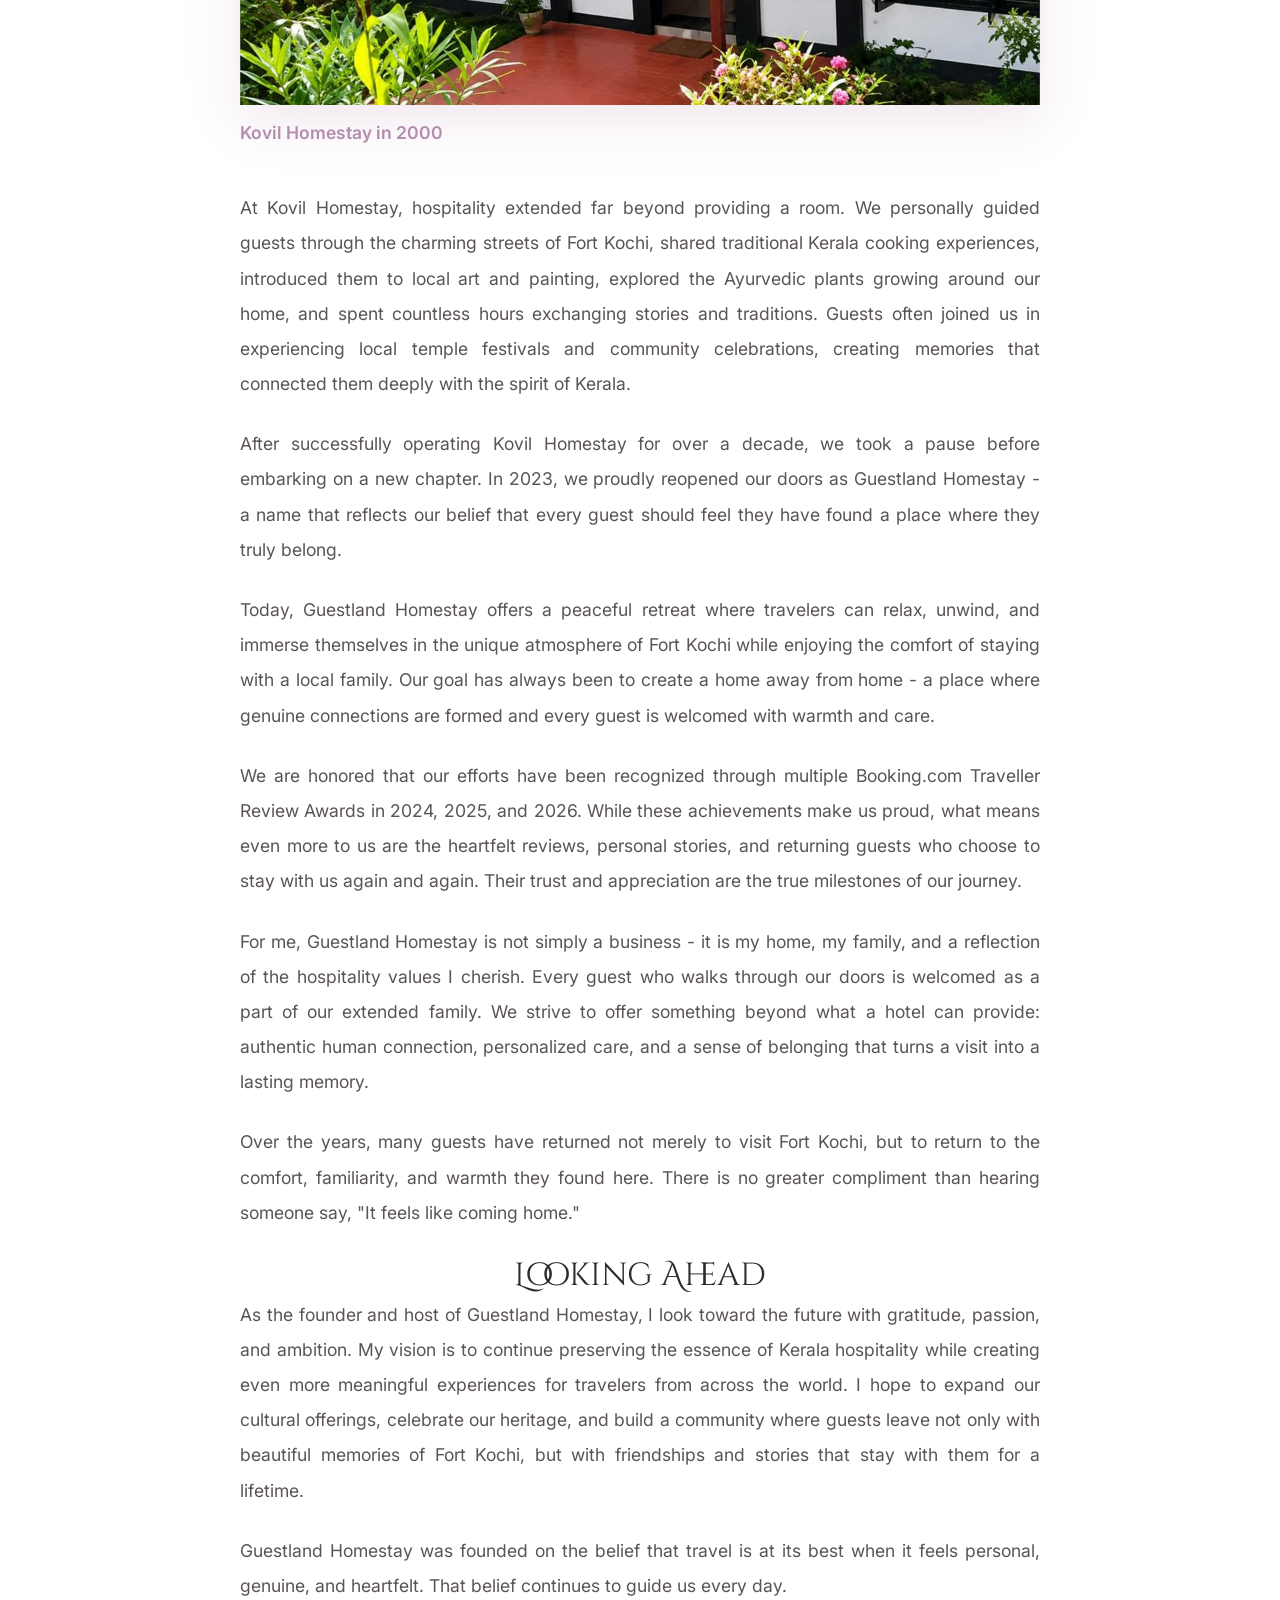
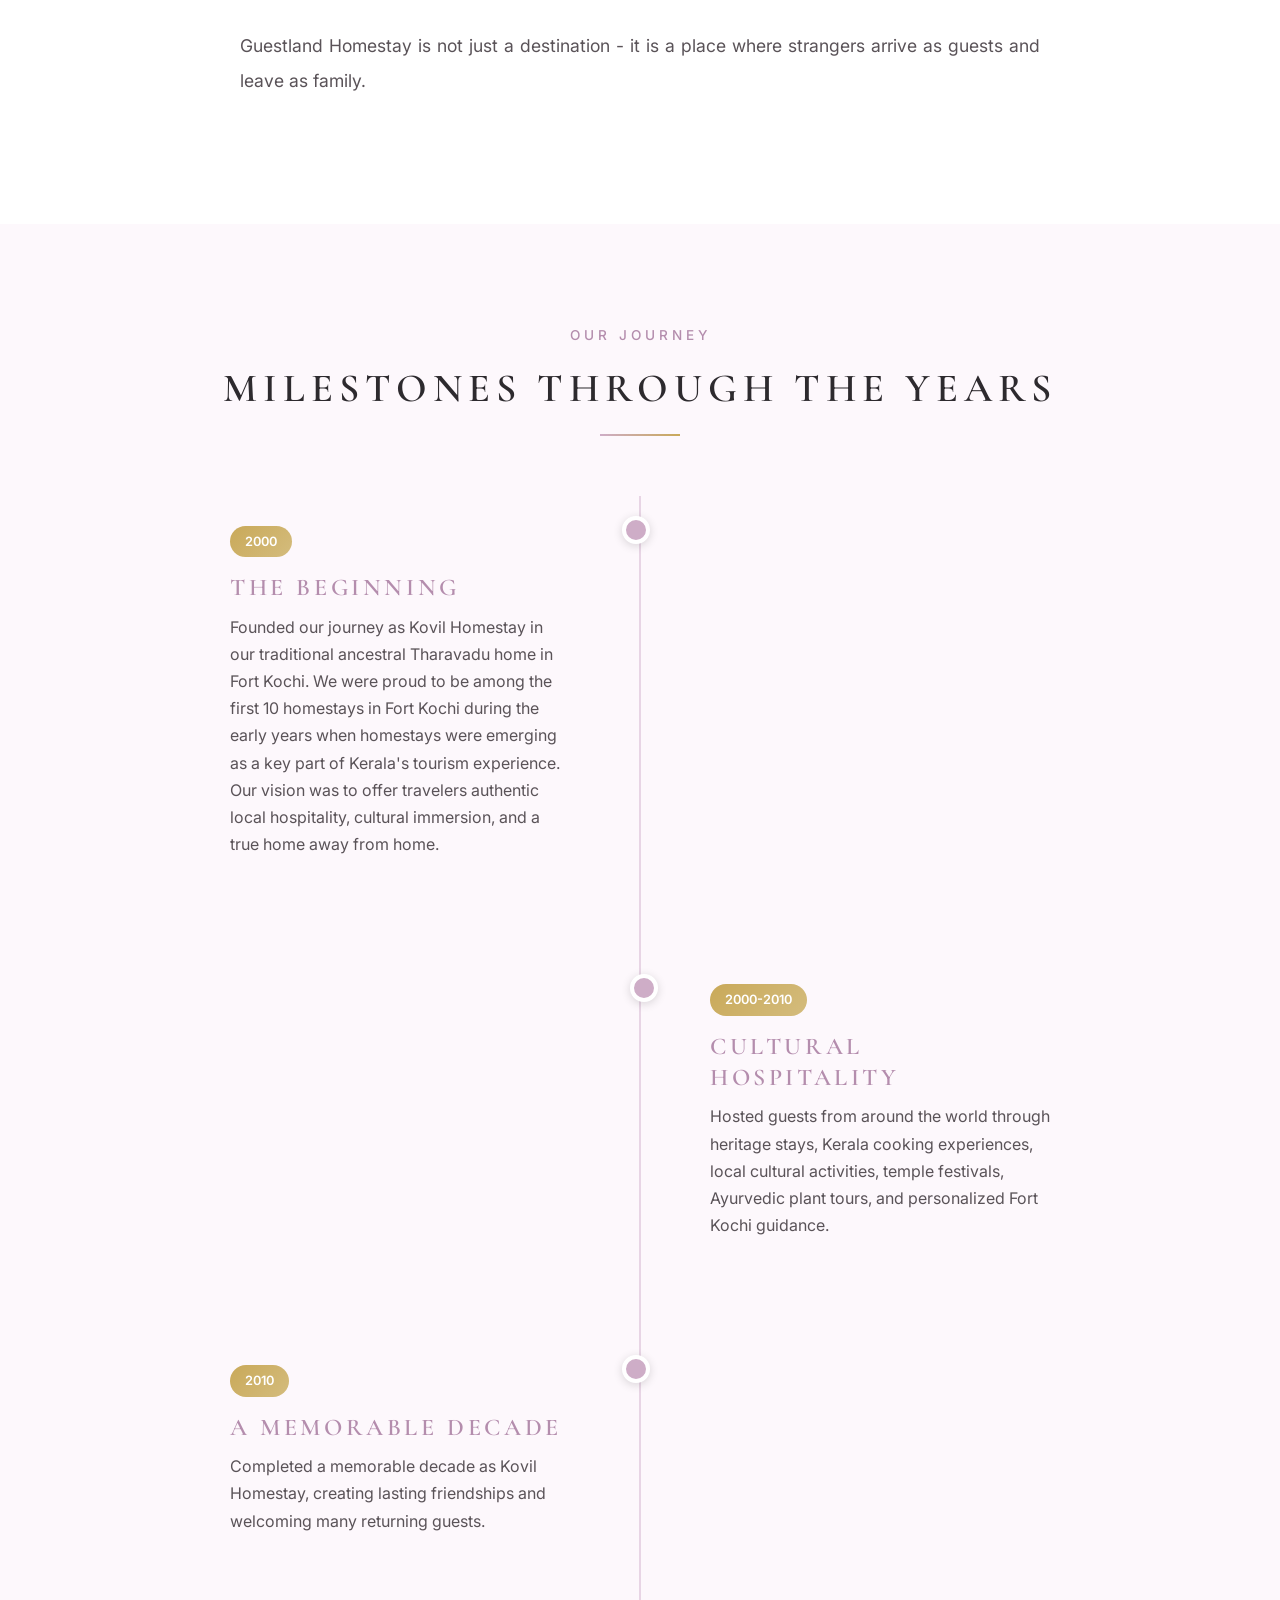
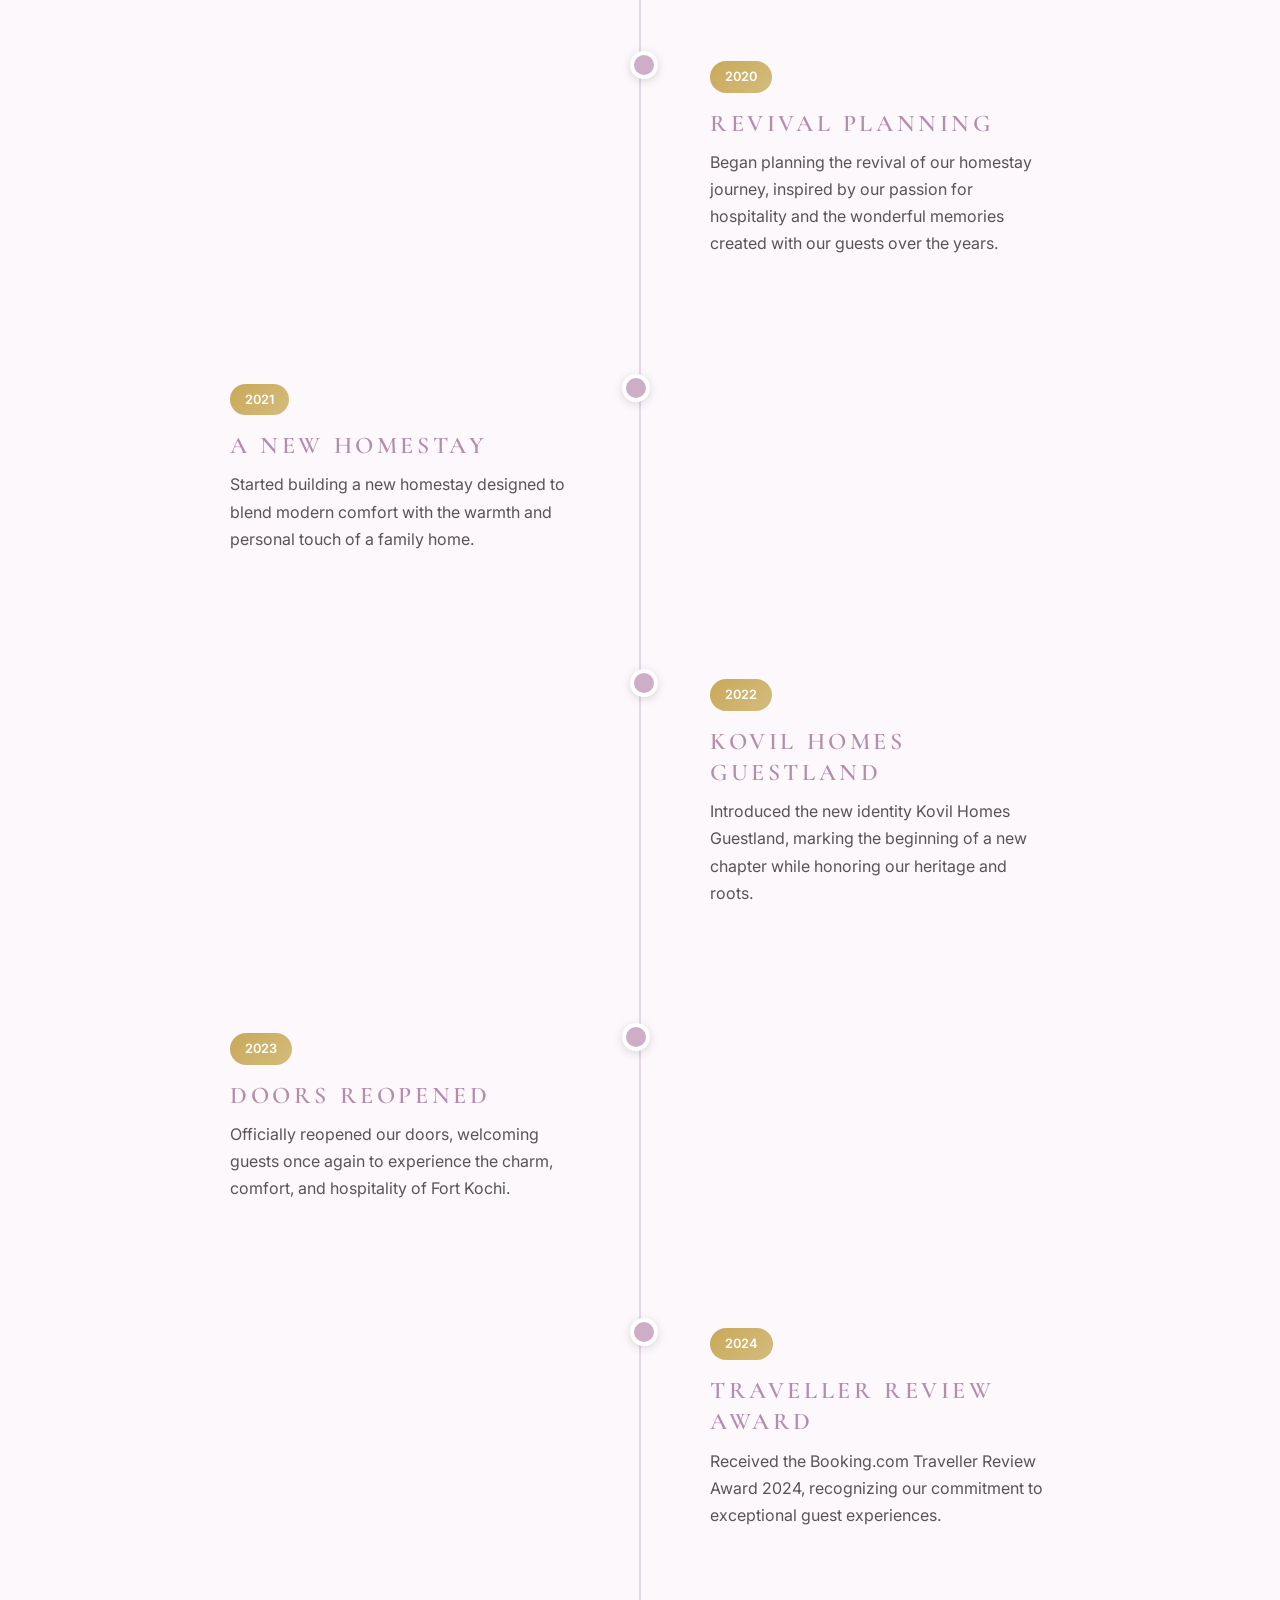
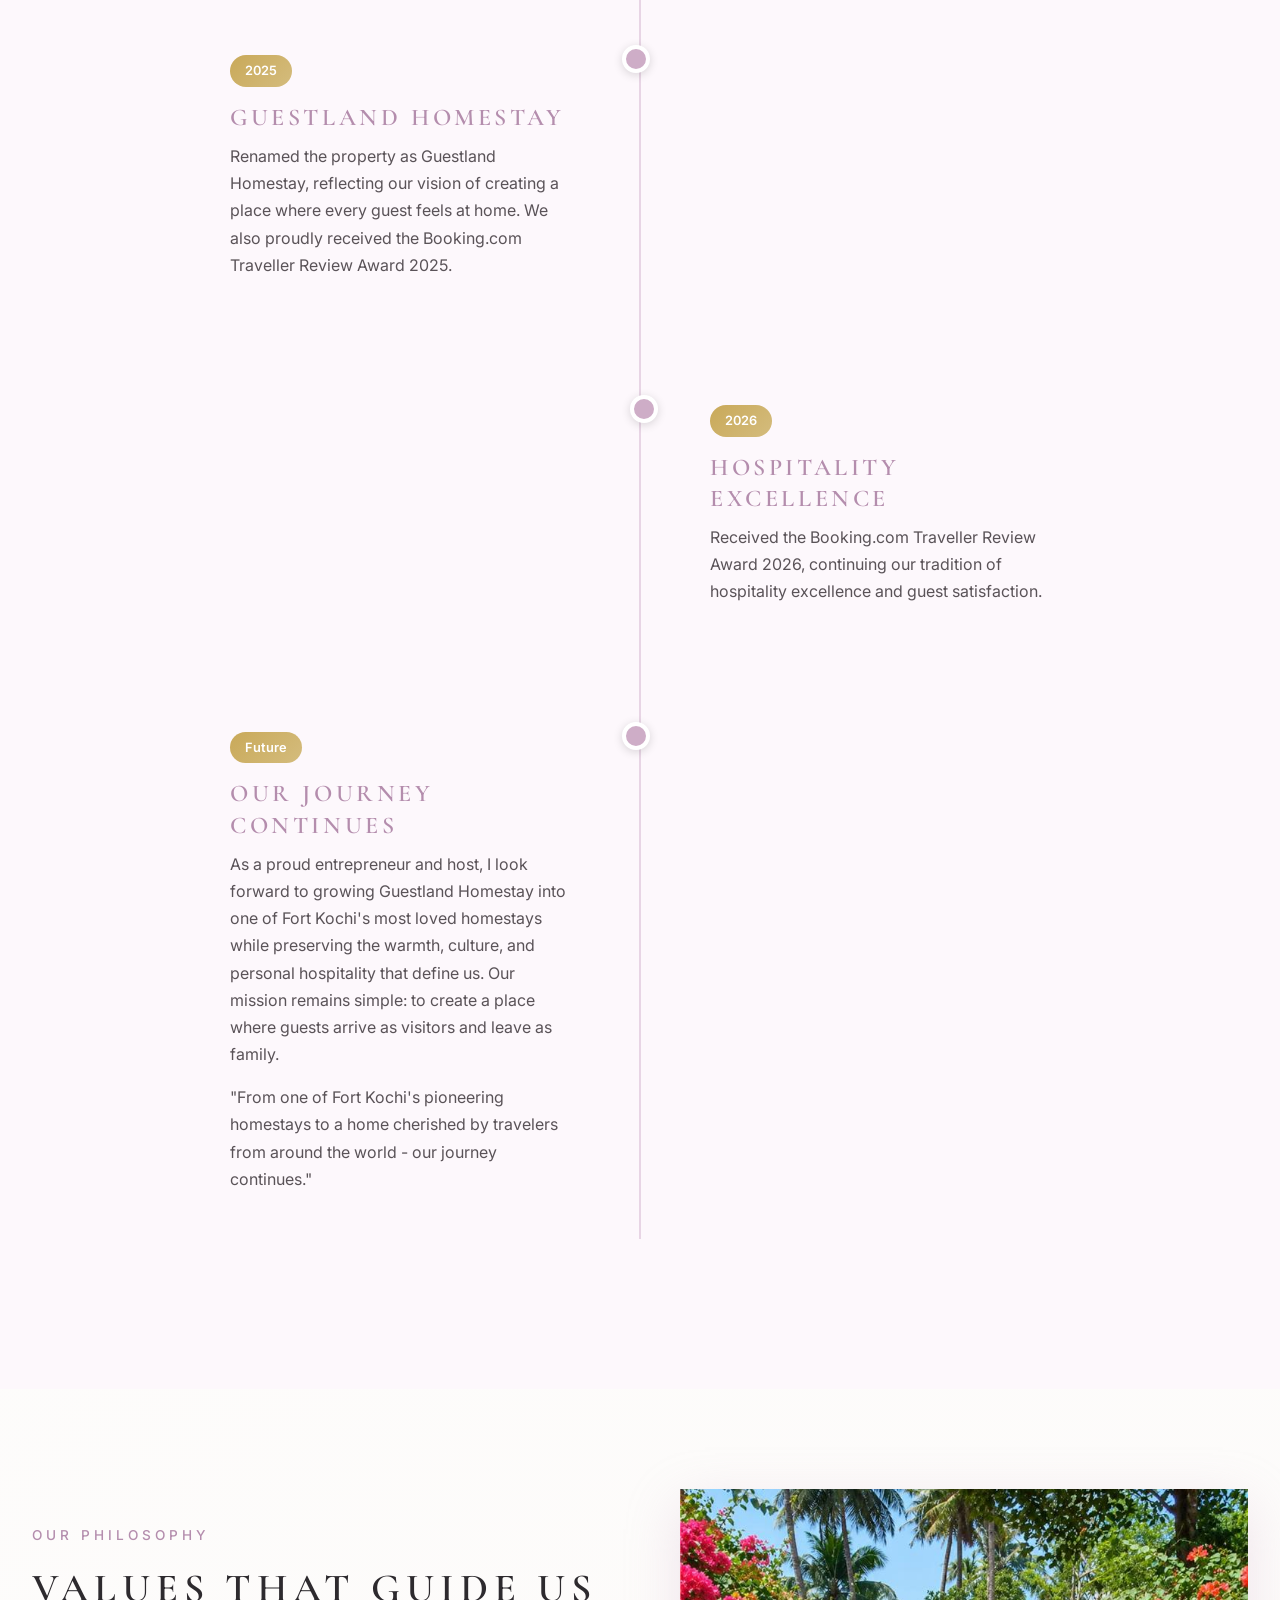
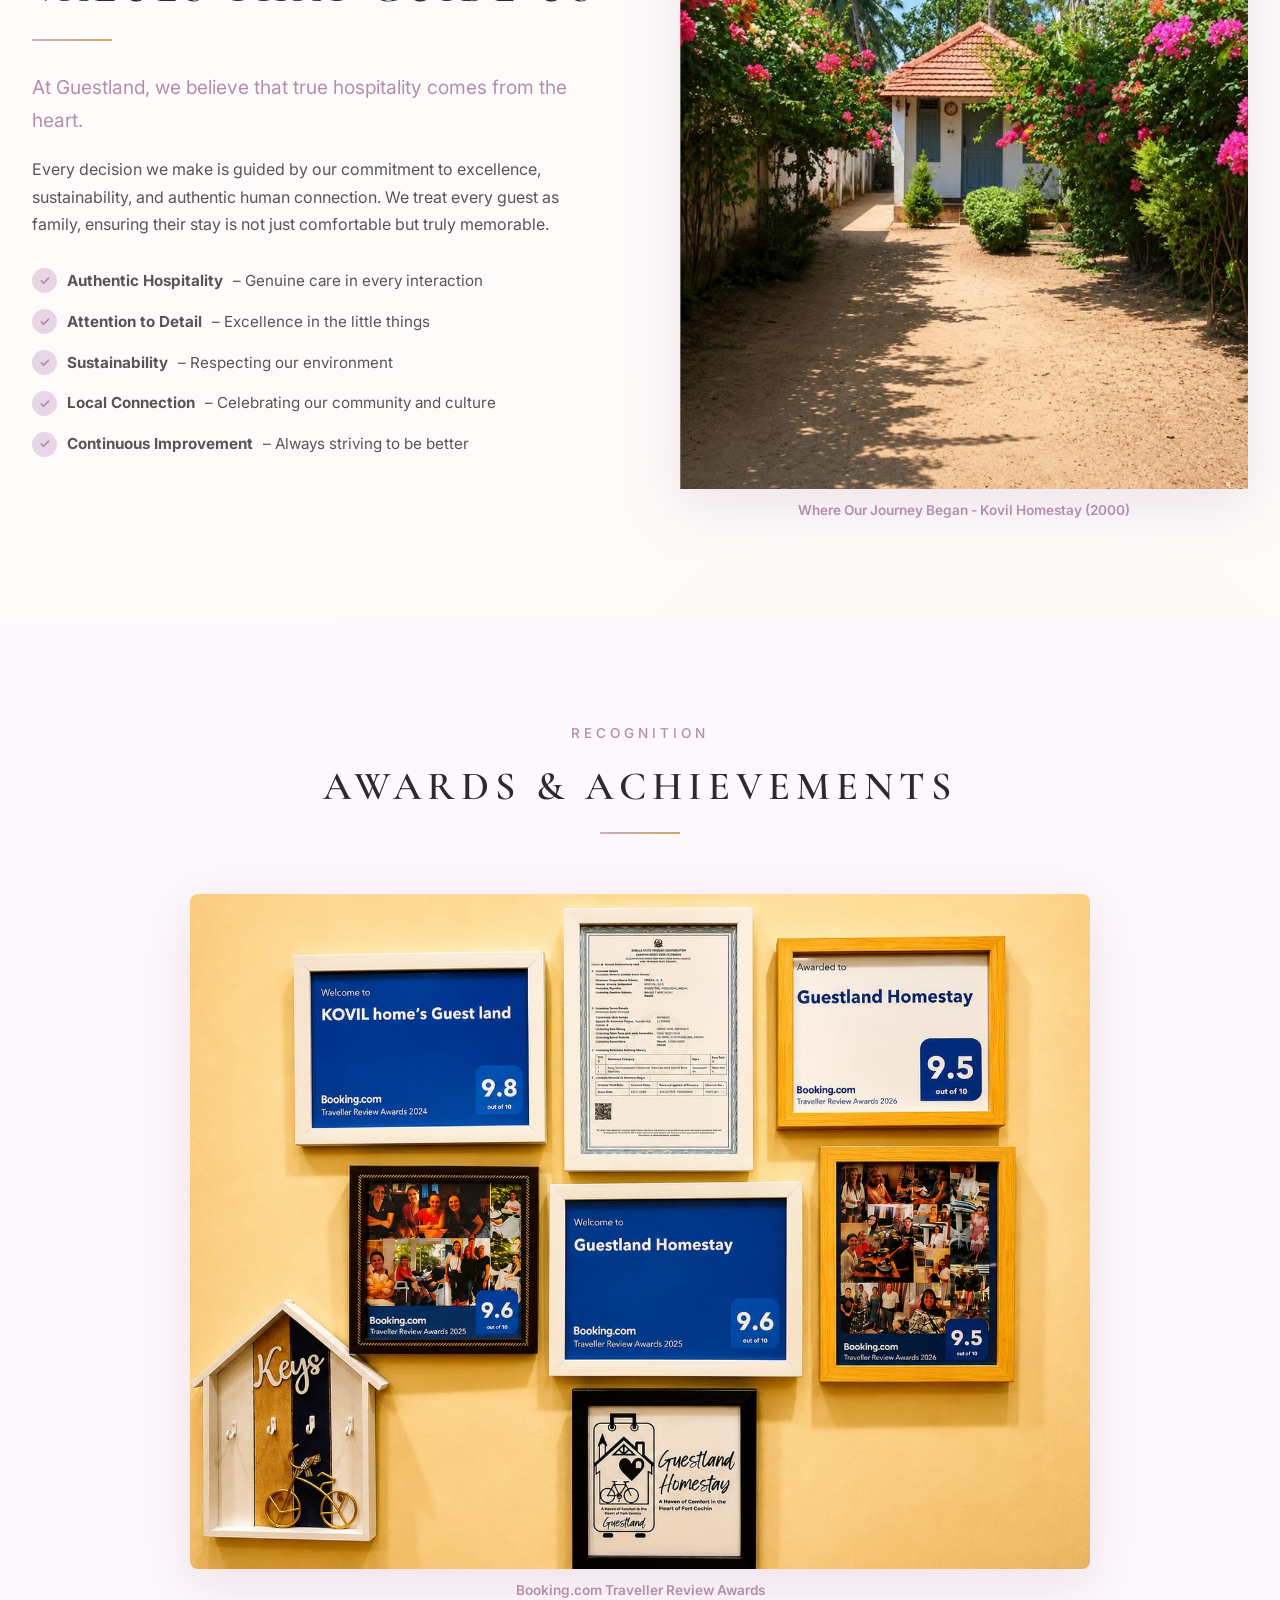
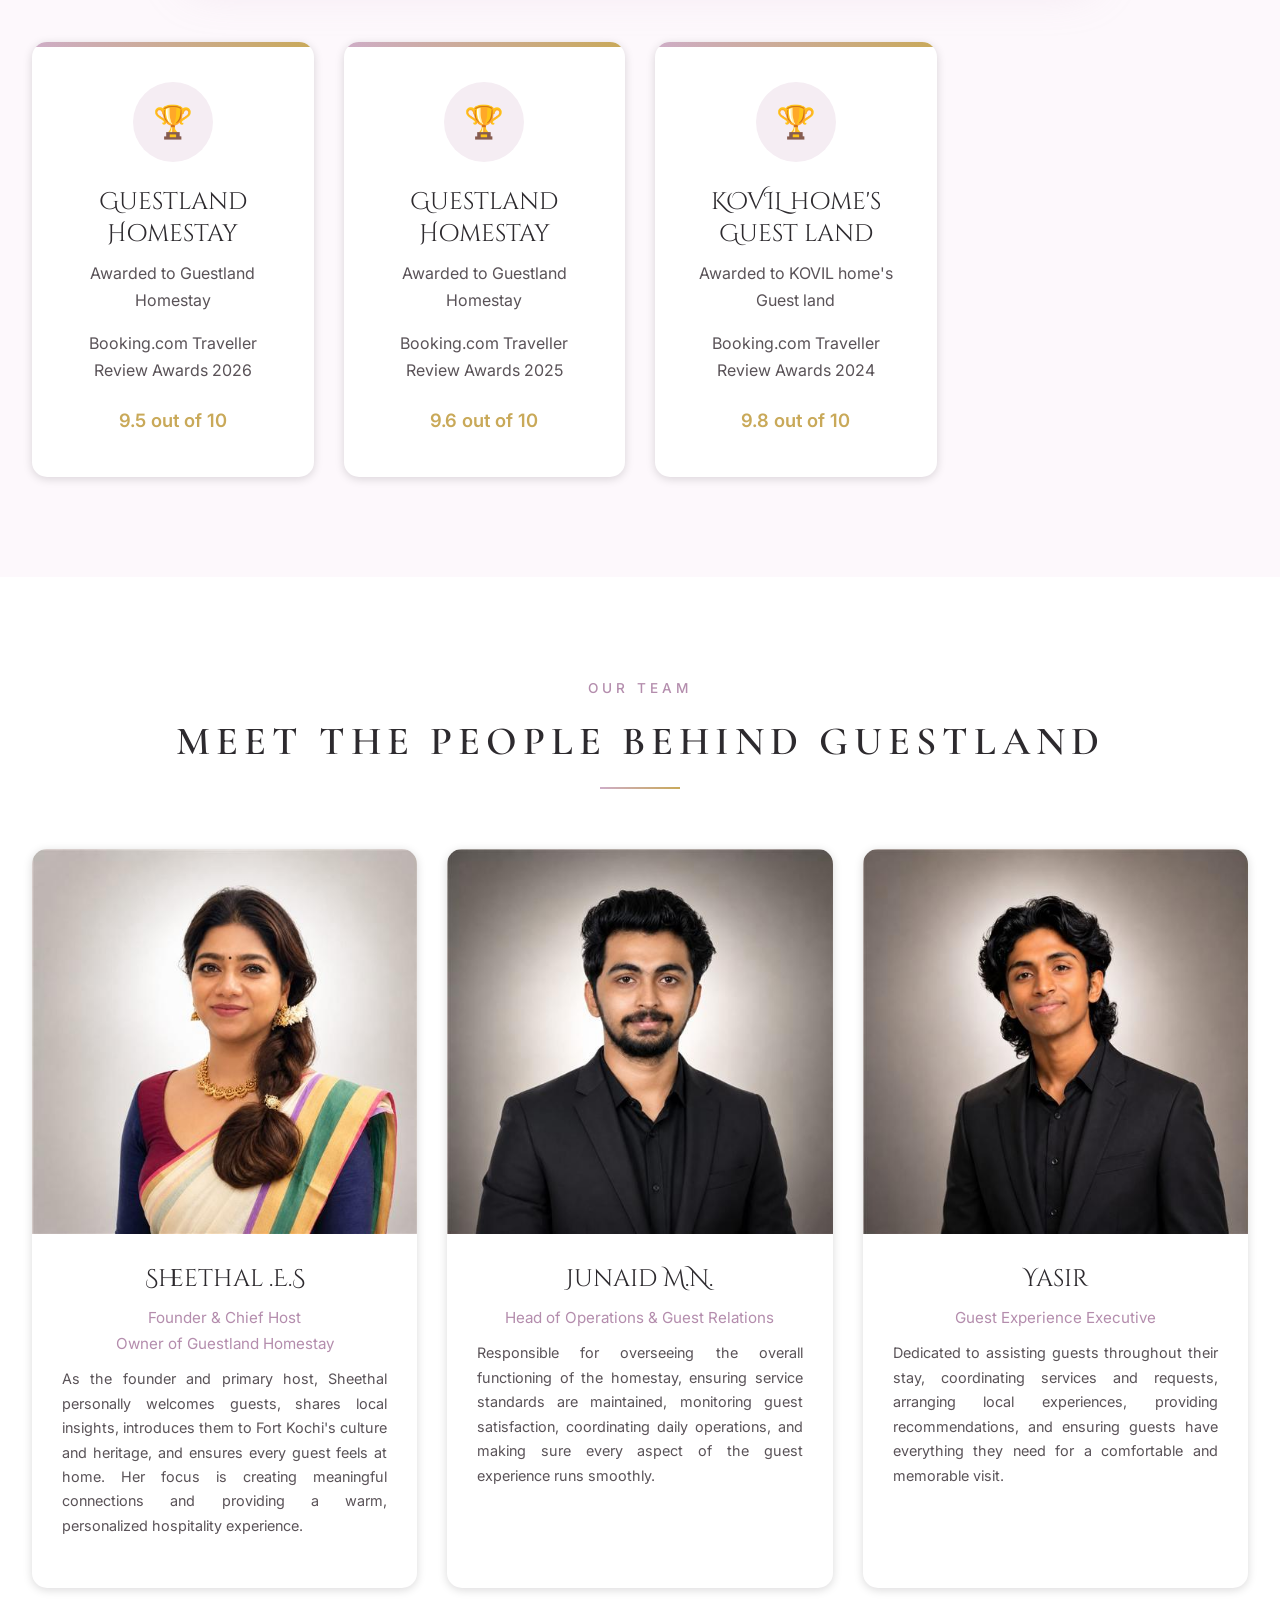
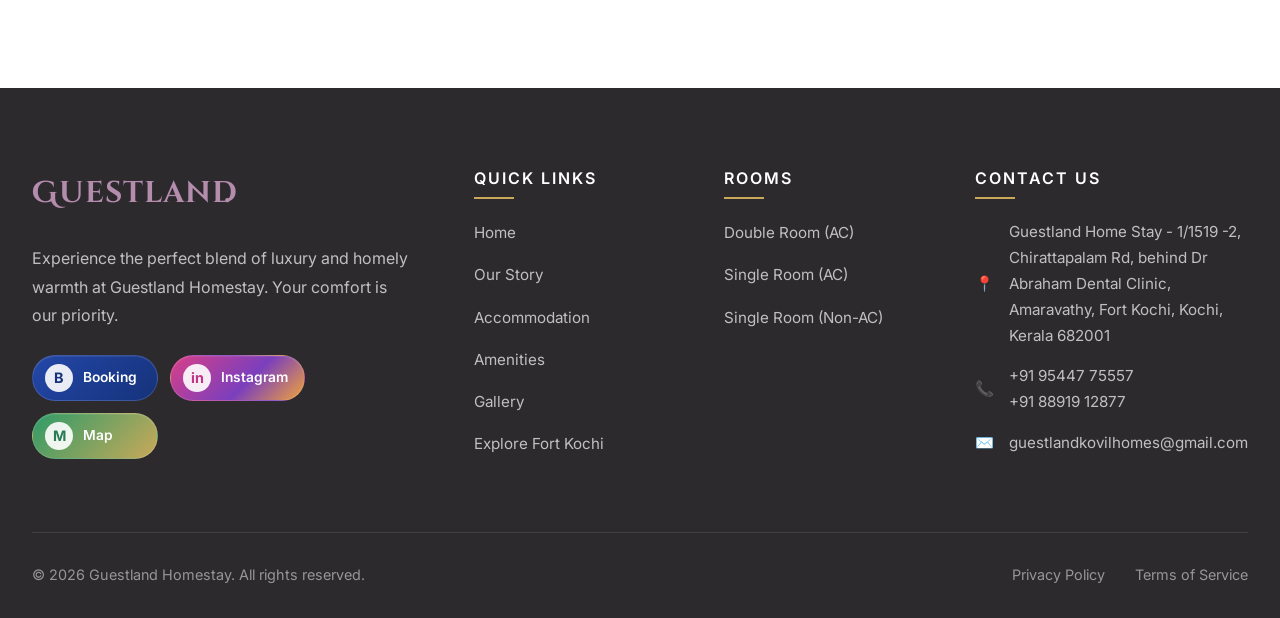
<file: story.html>
<!DOCTYPE html>
<html lang="en">
<head>
    <meta charset="UTF-8">
    <meta name="viewport" content="width=device-width, initial-scale=1.0">
    <title>Our Story | Guestland Homestay</title>
    <link rel="stylesheet" href="css/style.css">
</head>
<body>
    <!-- Navigation -->
    <nav class="navbar">
        <div class="container">
            <a href="index.html" class="logo">
                <div class="logo-lines">
                    <span class="logo-hline"></span>
                    <span class="logo-hline"></span>
                </div>
                <img src="images/home_stay_logo1.png" alt="Guestland Homestay logo">
                <span>Guestland.</span>
            </a>
            <ul class="nav-links" id="primary-navigation">
                <li><a href="index.html">Home</a></li>
                <li><a href="story.html" class="active">Our Story</a></li>
                <li class="dropdown">
                    <a href="accommodation.html">Accommodation</a>
                    <div class="dropdown-content">
                        <a href="accommodation.html#rooms">Rooms</a>
                        <a href="accommodation.html#living">Living Area</a>
                        <a href="accommodation.html#dining">Dining Area</a>
                        <a href="accommodation.html#outdoor">Outdoor Area</a>
                    </div>
                </li>
                <li><a href="amenities.html">Amenities</a></li>
                <li><a href="gallery.html">Gallery</a></li>
                <li><a href="attractions.html">Explore Fort Kochi</a></li>
                <li><a href="contact.html">Contact</a></li>
            </ul>
            <button class="menu-toggle" type="button" aria-label="Open navigation menu" aria-expanded="false" aria-controls="primary-navigation">
                <span aria-hidden="true"></span>
                <span aria-hidden="true"></span>
                <span aria-hidden="true"></span>
            </button>
        </div>
    </nav>

    <!-- Page Header -->
    <section class="page-header">
        <div class="hero-bg">
            <img src="images/optimized/story-hero.jpg" alt="Guestland Homestay story">
            <div class="hero-overlay"></div>
        </div>
        <div class="page-header-content">
            <h1>Our Story</h1>
            <div class="breadcrumb">
                <a href="index.html">Home</a>
                <span>•</span>
                <span>Our Story</span>
            </div>
        </div>
    </section>
 
    <!-- Story Introduction -->
    <section class="section story-section">
        <div class="container">
            <div class="story-content">
                <div class="section-header">
                    <span class="subtitle">Since 2000</span>
                    <h2>A Legacy of Hospitality</h2>
                    <div class="divider"></div>
                </div>
                <p>Nestled in the heart of historic Fort Kochi, Guestland Homestay is more than a place to stay - it is a continuation of a family legacy rooted in Kerala's heritage, hospitality, and culture.</p>
                <p>Our journey began in 2000 with a simple yet meaningful vision: to open the doors of our ancestral family home, known in Kerala as a Tharavadu, and share its warmth with travelers from around the world. We believed that visitors deserved more than just accommodation; they deserved an authentic experience of local life, culture, and traditions.</p>
                <p>In those early years, we welcomed guests into two traditional heritage homes under the name Kovil Homestay. The name Kovil, meaning "temple," was inspired by the historic temple located directly opposite our home and by the traditional architectural style that reflected Kerala's rich cultural heritage.</p>
                <div class="story-feature-image">
                    <img src="images/optimized/story-heritage.jpg" alt="Guestland Homestay heritage and hospitality" loading="lazy">
                    <p class="image-caption">Kovil Homestay in 2000</p>
                </div>
                <p>At Kovil Homestay, hospitality extended far beyond providing a room. We personally guided guests through the charming streets of Fort Kochi, shared traditional Kerala cooking experiences, introduced them to local art and painting, explored the Ayurvedic plants growing around our home, and spent countless hours exchanging stories and traditions. Guests often joined us in experiencing local temple festivals and community celebrations, creating memories that connected them deeply with the spirit of Kerala.</p>
                <p>After successfully operating Kovil Homestay for over a decade, we took a pause before embarking on a new chapter. In 2023, we proudly reopened our doors as Guestland Homestay - a name that reflects our belief that every guest should feel they have found a place where they truly belong.</p>
                <p>Today, Guestland Homestay offers a peaceful retreat where travelers can relax, unwind, and immerse themselves in the unique atmosphere of Fort Kochi while enjoying the comfort of staying with a local family. Our goal has always been to create a home away from home - a place where genuine connections are formed and every guest is welcomed with warmth and care.</p>
                <p>We are honored that our efforts have been recognized through multiple Booking.com Traveller Review Awards in 2024, 2025, and 2026. While these achievements make us proud, what means even more to us are the heartfelt reviews, personal stories, and returning guests who choose to stay with us again and again. Their trust and appreciation are the true milestones of our journey.</p>
                <p>For me, Guestland Homestay is not simply a business - it is my home, my family, and a reflection of the hospitality values I cherish. Every guest who walks through our doors is welcomed as a part of our extended family. We strive to offer something beyond what a hotel can provide: authentic human connection, personalized care, and a sense of belonging that turns a visit into a lasting memory.</p>
                <p>Over the years, many guests have returned not merely to visit Fort Kochi, but to return to the comfort, familiarity, and warmth they found here. There is no greater compliment than hearing someone say, "It feels like coming home."</p>
                <h3>Looking Ahead</h3>
                <p>As the founder and host of Guestland Homestay, I look toward the future with gratitude, passion, and ambition. My vision is to continue preserving the essence of Kerala hospitality while creating even more meaningful experiences for travelers from across the world. I hope to expand our cultural offerings, celebrate our heritage, and build a community where guests leave not only with beautiful memories of Fort Kochi, but with friendships and stories that stay with them for a lifetime.</p>
                <p>Guestland Homestay was founded on the belief that travel is at its best when it feels personal, genuine, and heartfelt. That belief continues to guide us every day.</p>
                <p>Guestland Homestay is not just a destination - it is a place where strangers arrive as guests and leave as family.</p>
            </div>
        </div>
    </section>

    <!-- Timeline Section -->
    <section class="section" style="background: var(--cream);">
        <div class="container">
            <div class="section-header">
                <span class="subtitle">Our Journey</span>
                <h2>Milestones Through the Years</h2>
                <div class="divider"></div>
            </div>
            <div class="timeline">
                <div class="timeline-item">
                    <div class="timeline-content">
                        <span class="year">2000</span>
                        <h4>The Beginning</h4>
                        <p>Founded our journey as Kovil Homestay in our traditional ancestral Tharavadu home in Fort Kochi. We were proud to be among the first 10 homestays in Fort Kochi during the early years when homestays were emerging as a key part of Kerala's tourism experience. Our vision was to offer travelers authentic local hospitality, cultural immersion, and a true home away from home.</p>
                    </div>
                </div>
                <div class="timeline-item">
                    <div class="timeline-content">
                        <span class="year">2000-2010</span>
                        <h4>Cultural Hospitality</h4>
                        <p>Hosted guests from around the world through heritage stays, Kerala cooking experiences, local cultural activities, temple festivals, Ayurvedic plant tours, and personalized Fort Kochi guidance.</p>
                    </div>
                </div>
                <div class="timeline-item">
                    <div class="timeline-content">
                        <span class="year">2010</span>
                        <h4>A Memorable Decade</h4>
                        <p>Completed a memorable decade as Kovil Homestay, creating lasting friendships and welcoming many returning guests.</p>
                    </div>
                </div>
                <div class="timeline-item">
                    <div class="timeline-content">
                        <span class="year">2020</span>
                        <h4>Revival Planning</h4>
                        <p>Began planning the revival of our homestay journey, inspired by our passion for hospitality and the wonderful memories created with our guests over the years.</p>
                    </div>
                </div>
                <div class="timeline-item">
                    <div class="timeline-content">
                        <span class="year">2021</span>
                        <h4>A New Homestay</h4>
                        <p>Started building a new homestay designed to blend modern comfort with the warmth and personal touch of a family home.</p>
                    </div>
                </div>
                <div class="timeline-item">
                    <div class="timeline-content">
                        <span class="year">2022</span>
                        <h4>Kovil Homes Guestland</h4>
                        <p>Introduced the new identity Kovil Homes Guestland, marking the beginning of a new chapter while honoring our heritage and roots.</p>
                    </div>
                </div>
                <div class="timeline-item">
                    <div class="timeline-content">
                        <span class="year">2023</span>
                        <h4>Doors Reopened</h4>
                        <p>Officially reopened our doors, welcoming guests once again to experience the charm, comfort, and hospitality of Fort Kochi.</p>
                    </div>
                </div>
                <div class="timeline-item">
                    <div class="timeline-content">
                        <span class="year">2024</span>
                        <h4>Traveller Review Award</h4>
                        <p>Received the Booking.com Traveller Review Award 2024, recognizing our commitment to exceptional guest experiences.</p>
                    </div>
                </div>
                <div class="timeline-item">
                    <div class="timeline-content">
                        <span class="year">2025</span>
                        <h4>Guestland Homestay</h4>
                        <p>Renamed the property as Guestland Homestay, reflecting our vision of creating a place where every guest feels at home. We also proudly received the Booking.com Traveller Review Award 2025.</p>
                    </div>
                </div>
                <div class="timeline-item">
                    <div class="timeline-content">
                        <span class="year">2026</span>
                        <h4>Hospitality Excellence</h4>
                        <p>Received the Booking.com Traveller Review Award 2026, continuing our tradition of hospitality excellence and guest satisfaction.</p>
                    </div>
                </div>
                <div class="timeline-item">
                    <div class="timeline-content">
                        <span class="year">Future</span>
                        <h4>Our Journey Continues</h4>
                        <p>As a proud entrepreneur and host, I look forward to growing Guestland Homestay into one of Fort Kochi's most loved homestays while preserving the warmth, culture, and personal hospitality that define us. Our mission remains simple: to create a place where guests arrive as visitors and leave as family.</p>
                        <p>"From one of Fort Kochi's pioneering homestays to a home cherished by travelers from around the world - our journey continues."</p>
                    </div>
                </div>
            </div>
        </div>
    </section>

    <!-- Our Values Section -->
    <section class="section">
        <div class="container">
            <div class="welcome-grid">
                <div class="welcome-content">
                    <div class="section-header" style="text-align: left; margin-bottom: 30px;">
                        <span class="subtitle">Our Philosophy</span>
                        <h2>Values That Guide Us</h2>
                        <div class="divider" style="margin: 0;"></div>
                    </div>
                    <p class="lead">At Guestland, we believe that true hospitality comes from the heart.</p>
                    <p>Every decision we make is guided by our commitment to excellence, sustainability, and authentic human connection. We treat every guest as family, ensuring their stay is not just comfortable but truly memorable.</p>
                    <ul class="features-list" style="grid-template-columns: 1fr;">
                        <li><strong>Authentic Hospitality</strong> – Genuine care in every interaction</li>
                        <li><strong>Attention to Detail</strong> – Excellence in the little things</li>
                        <li><strong>Sustainability</strong> – Respecting our environment</li>
                        <li><strong>Local Connection</strong> – Celebrating our community and culture</li>
                        <li><strong>Continuous Improvement</strong> – Always striving to be better</li>
                    </ul>
                </div>
                <div class="welcome-image">
                    <img src="images/optimized/story-values.jpg" alt="Our Values" class="main-image" loading="lazy">
                    <p class="image-caption">Where Our Journey Began - Kovil Homestay (2000)</p>
                </div>
            </div>
        </div>
    </section>

    <!-- Awards Section -->
    <section class="section awards-section">
        <div class="container">
            <div class="section-header">
                <span class="subtitle">Recognition</span>
                <h2>Awards & Achievements</h2>
                <div class="divider"></div>
            </div>
            <div class="awards-image">
                <img src="images/awards.jpeg" alt="Guestland Homestay awards and achievements" loading="lazy">
                <p class="image-caption">Booking.com Traveller Review Awards</p>
            </div>
            <div class="awards-grid">
                <div class="award-card">
                    <div class="award-icon">&#127942;</div>
                    <h4>Guestland Homestay</h4>
                    <p>Awarded to Guestland Homestay</p>
                    <p>Booking.com Traveller Review Awards 2026</p>
                    <span class="year">9.5 out of 10</span>
                </div>
                <div class="award-card">
                    <div class="award-icon">&#127942;</div>
                    <h4>Guestland Homestay</h4>
                    <p>Awarded to Guestland Homestay</p>
                    <p>Booking.com Traveller Review Awards 2025</p>
                    <span class="year">9.6 out of 10</span>
                </div>
                <div class="award-card">
                    <div class="award-icon">&#127942;</div>
                    <h4>KOVIL home's Guest land</h4>
                    <p>Awarded to KOVIL home's Guest land</p>
                    <p>Booking.com Traveller Review Awards 2024</p>
                    <span class="year">9.8 out of 10</span>
                </div>
            </div>
        </div>
    </section>

    <!-- Team Section -->
    <section class="section" style="background: var(--white);">
        <div class="container">
            <div class="section-header">
                <span class="subtitle">Our Team</span>
                <h2>Meet the People Behind Guestland</h2>
                <div class="divider"></div>
            </div>
            <div class="rooms-grid team-grid" style="grid-template-columns: repeat(3, 1fr);">
                <div class="room-card" style="text-align: center;">
                    <div class="room-card-image">
                        <img src="images/optimized/team-sheethal.jpg" alt="Founder" loading="lazy">
                    </div>
                    <div class="room-card-content">
                        <h4>Sheethal .E.S</h4>
                        <p style="color: var(--primary-dark); margin-bottom: 10px;">Founder & Chief Host<br>Owner of Guestland Homestay</p>
                        <p class="team-description" style="font-size: 0.9rem;">As the founder and primary host, Sheethal personally welcomes guests, shares local insights, introduces them to Fort Kochi's culture and heritage, and ensures every guest feels at home. Her focus is creating meaningful connections and providing a warm, personalized hospitality experience.</p>
                    </div>
                </div>
                <div class="room-card" style="text-align: center;">
                    <div class="room-card-image">
                        <img src="images/optimized/team-junaid.jpg" alt="Manager" loading="lazy">
                    </div>
                    <div class="room-card-content">
                        <h4>Junaid M.N.</h4>
                        <p style="color: var(--primary-dark); margin-bottom: 10px;">Head of Operations & Guest Relations</p>
                        <p class="team-description" style="font-size: 0.9rem;">Responsible for overseeing the overall functioning of the homestay, ensuring service standards are maintained, monitoring guest satisfaction, coordinating daily operations, and making sure every aspect of the guest experience runs smoothly.</p>
                    </div>
                </div>
                <div class="room-card" style="text-align: center;">
                    <div class="room-card-image">
                        <img src="images/optimized/team-yasir.jpg" alt="Chef" loading="lazy">
                    </div>
                    <div class="room-card-content">
                        <h4>Yasir</h4>
                        <p style="color: var(--primary-dark); margin-bottom: 10px;">Guest Experience Executive</p>
                        <p class="team-description" style="font-size: 0.9rem;">Dedicated to assisting guests throughout their stay, coordinating services and requests, arranging local experiences, providing recommendations, and ensuring guests have everything they need for a comfortable and memorable visit.</p>
                    </div>
                </div>
            </div>
        </div>
    </section>
 
    <!-- Footer -->
    <footer class="footer">
        <div class="container">
            <div class="footer-grid">
                <div class="footer-about">
                    <a href="index.html" class="logo">Guestland<span>.</span></a>
                    <p>Experience the perfect blend of luxury and homely warmth at Guestland Homestay. Your comfort is our priority.</p>
                    <div class="social-links footer-social-links" aria-label="Guestland links">
                        <a href="https://www.booking.com/hotel/in/kovil-homes-guest-land.en-gb.html?aid=304142&label=gen173nr-10CAEoggI46AdIM1gEaGyIAQGYATO4ARfIAQzYAQPoAQH4AQGIAgGoAgG4Au7TtNIGwAIB0gIkYWEyZWE2YmQtNzgzYi00MWZiLWFjOGItNTFjMDk3MDYyNDdk2AIB4AIB&sid=e825ec350ecc7b436de0e7351ef931e3&dest_id=-2093645&dest_type=city&dist=0&group_adults=2&group_children=0&hapos=1&hpos=1&no_rooms=1&req_adults=2&req_children=0&room1=A%2CA&sb_price_type=total&sr_order=popularity&srepoch=1783441976&srpvid=a01074455c0806b8&type=total&ucfs=1&" class="social-link footer-social-link booking-link" target="_blank" rel="noopener noreferrer" aria-label="Book Guestland on Booking.com" title="Booking.com">
                            <span class="social-icon">B</span>
                            <span class="social-label">Booking</span>
                        </a>
                        <a href="https://www.instagram.com/guestland_fortkochi/?__pwa=1" class="social-link footer-social-link instagram-link" target="_blank" rel="noopener noreferrer" aria-label="Follow Guestland on Instagram" title="Instagram">
                            <span class="social-icon">in</span>
                            <span class="social-label">Instagram</span>
                        </a>
                        <a href="https://www.google.com/maps/dir/?api=1&amp;destination=Guestland%20Homestay%2C%201%2F1519%2C%20Chirattapalam%20Road%2C%20Amaravathy%2C%20Fort%20Kochi%2C%20Kerala%20682001" class="social-link footer-social-link map-link" target="_blank" rel="noopener noreferrer" aria-label="Get directions to Guestland Homestay in Google Maps" title="Map">
                            <span class="social-icon">m</span>
                            <span class="social-label">Map</span>
                        </a>
                    </div>
                </div>
                <div class="footer-links-col">
                    <h4>Quick Links</h4>
                    <ul class="footer-links">
                        <li><a href="index.html">Home</a></li>
                        <li><a href="story.html">Our Story</a></li>
                        <li><a href="accommodation.html">Accommodation</a></li>
                        <li><a href="amenities.html">Amenities</a></li>
                        <li><a href="gallery.html">Gallery</a></li>
                        <li><a href="attractions.html">Explore Fort Kochi</a></li>
                    </ul>
                </div>
                <div class="footer-links-col">
                    <h4>Rooms</h4>
                    <ul class="footer-links">
                        <li><a href="accommodation.html#rooms">Double Room (AC)</a></li>
                        
                        <li><a href="accommodation.html#rooms">Single Room (AC)</a></li>
                        <li><a href="accommodation.html#rooms">Single Room (Non-AC)</a></li>
                    </ul>
                </div>
                <div class="footer-contact">
                    <h4>Contact Us</h4>
                    <p><span>📍</span> Guestland Home Stay - 1/1519 -2, Chirattapalam Rd, behind Dr Abraham Dental Clinic, Amaravathy, Fort Kochi, Kochi, Kerala 682001</p>
                    <p><span>📞</span> +91 95447 75557 <br> +91 88919 12877</p>
                    <p><span>✉️</span> guestlandkovilhomes@gmail.com</p>
                </div>
            </div>
            <div class="footer-bottom">
                <p>&copy; 2026 Guestland Homestay. All rights reserved.</p>
                <div class="footer-bottom-links">
                    <a href="#">Privacy Policy</a>
                    <a href="#">Terms of Service</a>
                </div>
            </div>
        </div>
    </footer>
    <script src="js/navigation.js" defer></script>
</body>
</html>
</file>
<file: css/style.css>
/* ============================================
   HOMESTAY PREMIUM - MAIN STYLESHEET
   ============================================ */

/* Google Fonts Import */
@import url('https://fonts.googleapis.com/css2?family=Cinzel+Decorative:wght@400;500;600;700&family=Cormorant+Garamond:ital,wght@0,300;0,400;0,500;0,600;0,700;1,400&family=Inter:wght@300;400;500;600;700&display=swap');

/* ============================================
   CSS VARIABLES
   ============================================ */
:root {
    /* Primary Colors */
    --primary: #CEADC7;
    --primary-dark: #B48DAD;
    --primary-darker: #9B7A94;
    --primary-light: #E8D5E5;
    --primary-lighter: #F5EDF3;
    
    /* Accent Colors */
    --gold: #C9A959;
    --gold-light: #D4BC7D;
    --cream: #FDF8FC;
    --white: #FFFFFF;
    
    /* Text Colors */
    --text-dark: #2D2A2E;
    --text-medium: #5A5358;
    --text-light: #8A8589;
    
    /* Shadows */
    --shadow-sm: 0 2px 10px rgba(14, 6, 12, 0.15);
    --shadow-md: 0 5px 25px rgba(206, 173, 199, 0.2);
    --shadow-lg: 0 15px 50px rgba(206, 173, 199, 0.3);
    --shadow-hover: 0 20px 60px rgba(206, 173, 199, 0.4);
    
    /* Typography */
    --font-heading: 'Cinzel Decorative', serif;
    --font-subheading: 'Cormorant Garamond', serif;
    --font-body: 'Inter', sans-serif;

    /* Transitions */
    --transition-fast: 0.3s ease;
    --transition-medium: 0.5s ease;
    --transition-slow: 0.8s ease;
}

/* ============================================
   RESET & BASE STYLES
   ============================================ */
* {
    margin: 0;
    padding: 0;
    box-sizing: border-box;
}

html {
    scroll-behavior: smooth;
}

body {
    font-family: var(--font-body);
    font-size: 16px;
    line-height: 1.7;
    color: var(--text-dark);
    background-color: var(--white);
    background-image: 
        radial-gradient(circle at 25% 25%, rgba(206, 173, 199, 0.05) 0%, transparent 50%),
        radial-gradient(circle at 75% 75%, rgba(201, 165, 137, 0.05) 0%, transparent 50%);
    overflow-x: hidden;
}

h1, h2, h3, h4, h5, h6 {
    font-family: var(--font-heading);
    font-weight: 500;
    line-height: 1.3;
    color: var(--text-dark);
}

h1 { font-size: 4rem; }

.section-header h2,
.page-header-content h1,
.hero-content h1,
.area-header-content h3,
.timeline-content h4 {
    font-family: var(--font-subheading);
    letter-spacing: 0.15em;
    text-transform: uppercase;
    font-weight: 600;
}
h2 { font-size: 2.5rem; }
h3 { font-size: 2rem; }
h4 { font-size: 1.5rem; }

p {
    margin-bottom: 1rem;
    color: var(--text-medium);
}

a {
    text-decoration: none;
    color: inherit;
    transition: var(--transition-fast);
}

img {
    max-width: 100%;
    height: auto;
    display: block;
}

ul {
    list-style: none;
}

/* ============================================
   UTILITY CLASSES
   ============================================ */
.container {
    max-width: 1400px;
    margin: 0 auto;
    padding: 0 2rem;
}

.section {
    padding: 100px 0;
}

.section-header {
    text-align: center;
    margin-bottom: 60px;
}

.section-header .subtitle {
    font-family: var(--font-body);
    font-size: 0.85rem;
    font-weight: 500;
    letter-spacing: 4px;
    text-transform: uppercase;
    color: var(--primary-dark);
    margin-bottom: 15px;
    display: block;
}

.section-header h2 {
    margin-bottom: 20px;
}

.section-header .divider {
    width: 80px;
    height: 2px;
    background: linear-gradient(90deg, var(--primary), var(--gold));
    margin: 0 auto;
}

.btn {
    display: inline-block;
    padding: 16px 40px;
    font-family: var(--font-body);
    font-size: 0.85rem;
    font-weight: 500;
    letter-spacing: 2px;
    text-transform: uppercase;
    border: none;
    cursor: pointer;
    transition: var(--transition-fast);
    position: relative;
    overflow: hidden;
}

.btn-primary {
    background: linear-gradient(135deg, var(--primary), var(--primary-dark));
    color: var(--white);
}

.btn-primary:hover {
    transform: translateY(-3px);
    box-shadow: var(--shadow-md), 0 0 20px rgba(206, 173, 199, 0.4);
}

.btn-outline {
    background: transparent;
    border: 2px solid var(--primary);
    color: var(--primary-dark);
}

.btn-outline:hover {
    background: var(--primary);
    color: var(--white);
    transform: translateY(-3px);
    box-shadow: var(--shadow-md);
}

.btn-gold {
    background: linear-gradient(135deg, var(--gold), var(--gold-light));
    color: var(--white);
}

.btn-gold:hover {
    transform: translateY(-3px);
    box-shadow: var(--shadow-md), 0 0 20px rgba(201, 165, 137, 0.4);
}

/* ============================================
   NAVIGATION
   ============================================ */
.navbar {
    position: fixed;
    top: 0;
    left: 0;
    right: 0;
    z-index: 2000;
    padding: 10px 0;
    transition: var(--transition-fast);
    background: rgba(255, 255, 255, 0.95);
    backdrop-filter: blur(20px);
    box-shadow: var(--shadow-sm);
}

.navbar.transparent {
    background: transparent;
    box-shadow: none;
}

.navbar .container {
    display: flex;
    justify-content: space-between;
    align-items: center;
    position: relative;
}

.logo {
    display: flex;
    align-items: flex-end;
    font-family: var(--font-heading);
    font-size: 1.85rem;
    font-weight: 600;
    color: var(--primary-dark);
    letter-spacing: 1px;
    gap: 0;
}

.logo img {
    width: 76px;
    height: auto;
    display: block;
    transform: rotate(5deg);
    mix-blend-mode: multiply;
    animation: logoLand 0.22s cubic-bezier(0.22, 1, 0.36, 1) both;
}

/* Speed lines — trailing gradient, "speedy landing" concept */
.logo-lines {
    display: flex;
    flex-direction: column;
    gap: 6px;
    justify-content: flex-end;
    align-items: flex-end;
    align-self: flex-end;
    margin-bottom: 15px;
}

.logo-hline {
    display: block;
    width: 40px;
    height: 1.5px;
    background: linear-gradient(
        to right,
        transparent 0%,
        rgba(180, 141, 173, 0.25) 30%,
        rgba(180, 141, 173, 0.65) 65%,
        var(--primary-dark) 100%
    );
    border-radius: 0 2px 2px 0;
    transform-origin: left center;
    animation: hlineRush 0.28s cubic-bezier(0.22, 1, 0.36, 1) 0s both;
}

.logo-hline:nth-child(2) {
    width: 25px;
    height: 2.5px;
    background: linear-gradient(
        to right,
        transparent 0%,
        rgba(180, 141, 173, 0.2) 25%,
        rgba(180, 141, 173, 0.6) 60%,
        var(--primary-dark) 100%
    );
    animation-name: hlineRush;
    animation-delay: 0.05s;
}

.logo span {
    animation: logoTextReveal 0.22s ease 0.2s both;
    opacity: 0;
    margin-left: -14px;
}

@keyframes logoLand {
    from {
        opacity: 0;
        transform: translateY(-14px) rotate(5deg);
    }
    to {
        opacity: 1;
        transform: translateY(0) rotate(5deg);
    }
}

@keyframes hlineRush {
    from {
        transform: scaleX(0);
        opacity: 0;
    }
    60% {
        transform: scaleX(1.08);
        opacity: 1;
    }
    to {
        transform: scaleX(1);
        opacity: 1;
    }
}

@keyframes logoTextReveal {
    from {
        opacity: 0;
        transform: translateX(-6px);
    }
    to {
        opacity: 1;
        transform: translateX(0);
    }
}

.nav-links {
    display: flex;
    align-items: center;
    gap: 40px;
}

.nav-links a {
    font-size: 0.85rem;
    font-weight: 500;
    letter-spacing: 1.5px;
    text-transform: uppercase;
    color: var(--text-dark);
    position: relative;
    padding: 5px 0;
}

.nav-links a::after {
    content: '';
    position: absolute;
    bottom: 0;
    left: 0;
    width: 0;
    height: 2px;
    background: linear-gradient(90deg, var(--primary), var(--gold));
    transition: var(--transition-fast);
}

.nav-links a:hover::after,
.nav-links a.active::after {
    width: 100%;
}

.nav-links a:hover,
.nav-links a.active {
    color: var(--primary-dark);
}

/* Dropdown */
.dropdown {
    position: relative;
}

.dropdown-content {
    position: absolute;
    top: 100%;
    left: 50%;
    transform: translateX(-50%) translateY(10px);
    background: var(--white);
    min-width: 220px;
    padding: 20px 0;
    border-radius: 8px;
    box-shadow: var(--shadow-lg);
    opacity: 0;
    visibility: hidden;
    transition: var(--transition-fast);
}

.dropdown:hover .dropdown-content {
    opacity: 1;
    visibility: visible;
    transform: translateX(-50%) translateY(0);
}

.dropdown-content a {
    display: block;
    padding: 10px 25px;
    font-size: 0.8rem;
}

.dropdown-content a:hover {
    background: var(--primary-lighter);
    color: var(--primary-dark);
}

.dropdown-content a::after {
    display: none;
}

/* Mobile Menu Toggle */
.menu-toggle {
    display: none;
    flex-direction: column;
    align-items: center;
    justify-content: center;
    gap: 5px;
    cursor: pointer;
    padding: 10px;
    min-width: 44px;
    min-height: 44px;
    border: 0;
    background: transparent;
    color: var(--text-dark);
    position: relative;
    z-index: 2003;
    -webkit-tap-highlight-color: transparent;
}

.menu-toggle span {
    display: block;
    width: 25px;
    height: 2px;
    background: currentColor;
    border-radius: 2px;
    transition: var(--transition-fast);
    transform-origin: center;
}

.menu-toggle:focus-visible {
    outline: 2px solid var(--primary-dark);
    outline-offset: 3px;
}

.navbar.menu-open .menu-toggle span:nth-child(1) {
    transform: translateY(7px) rotate(45deg);
}

.navbar.menu-open .menu-toggle span:nth-child(2) {
    opacity: 0;
    transform: scaleX(0);
}

.navbar.menu-open .menu-toggle span:nth-child(3) {
    transform: translateY(-7px) rotate(-45deg);
}

body::before {
    content: '';
    position: fixed;
    inset: 0;
    z-index: 1500;
    background: rgba(45, 42, 46, 0.48);
    opacity: 0;
    visibility: hidden;
    pointer-events: none;
    transition: opacity 0.3s ease, visibility 0s linear 0.3s;
}

body.nav-open {
    overflow: hidden;
    overscroll-behavior: none;
}

body.nav-open::before {
    opacity: 1;
    visibility: visible;
    pointer-events: auto;
    transition-delay: 0s;
}

@media (max-width: 1024px) {
    .navbar .logo {
        position: relative;
        z-index: 2003;
    }

    .menu-toggle {
        display: flex;
    }

    .nav-links {
        position: fixed;
        top: 0;
        right: 0;
        z-index: 2002;
        width: min(88vw, 380px);
        height: 100vh;
        height: 100dvh;
        display: flex;
        flex-direction: column;
        align-items: stretch;
        justify-content: flex-start;
        gap: 0;
        padding: 112px 32px 36px;
        overflow-y: auto;
        overscroll-behavior: contain;
        background: var(--white);
        box-shadow: -12px 0 40px rgba(45, 42, 46, 0.2);
        opacity: 0;
        visibility: hidden;
        pointer-events: none;
        transform: translateX(105%);
        transition: transform 0.35s ease, opacity 0.3s ease, visibility 0s linear 0.35s;
    }

    .navbar.menu-open .nav-links {
        opacity: 1;
        visibility: visible;
        pointer-events: auto;
        transform: translateX(0);
        transition-delay: 0s;
    }

    .nav-links li,
    .nav-links a {
        width: 100%;
    }

    .nav-links > li > a {
        display: block;
        padding: 13px 0;
    }

    .dropdown-content {
        position: static;
        min-width: 0;
        margin: 2px 0 8px;
        padding: 6px 0;
        opacity: 1;
        visibility: visible;
        transform: none;
        background: var(--primary-lighter);
        box-shadow: none;
    }

    .dropdown:hover .dropdown-content {
        transform: none;
    }

    .dropdown-content a {
        padding: 10px 18px;
    }
}

@media (prefers-reduced-motion: reduce) {
    .nav-links,
    .menu-toggle span,
    body::before {
        transition-duration: 0.01ms !important;
    }
}

/* ============================================
   HERO SECTION
   ============================================ */
.hero {
    height: 100vh;
    min-height: 700px;
    position: relative;
    display: flex;
    align-items: center;
    justify-content: center;
    overflow: hidden;
}

.hero-bg {
    position: absolute;
    top: 0;
    left: 0;
    width: 100%;
    height: 100%;
    z-index: -1;
}

.hero-bg img {
    width: 100%;
    height: 100%;
    object-fit: cover;
    object-position: 65% center;
}

.hero-overlay {
    position: absolute;
    top: 0;
    left: 0;
    width: 100%;
    height: 100%;
    background: linear-gradient(135deg, 
        rgba(70, 45, 64, 0.58) 0%,
        rgba(74, 52, 70, 0.46) 48%,
        rgba(154, 102, 80, 0.48) 100%);
    backdrop-filter: blur(0.5px);
}

.hero-content {
    text-align: center;
    color: var(--white);
    max-width: 760px;
    padding: 46px 2.5rem 42px;
    animation: fadeInUp 1s ease;
    background: linear-gradient(
        180deg,
        rgba(45, 28, 42, 0.18),
        rgba(45, 28, 42, 0.08)
    );
    border-top: 1px solid rgba(255, 255, 255, 0.3);
    border-bottom: 1px solid rgba(255, 255, 255, 0.22);
}

.hero-content .subtitle {
    display: block;
    font-size: 0.76rem;
    font-weight: 500;
    letter-spacing: 5px;
    text-transform: uppercase;
    margin-bottom: 16px;
    color: rgba(255, 255, 255, 0.9);
}

.hero-content h1 {
    max-width: 680px;
    margin: 0 auto 22px;
    font-size: clamp(2rem, 4.4vw, 3.85rem);
    font-weight: 400;
    color: var(--white);
    line-height: 1.16;
    letter-spacing: 0.11em;
    text-wrap: balance;
}

.hero-content p {
    max-width: 600px;
    margin: 0 auto 34px;
    font-size: 1.02rem;
    font-weight: 300;
    color: rgba(255, 255, 255, 0.9);
    line-height: 1.75;
}

.hero-buttons {
    display: flex;
    gap: 20px;
    justify-content: center;
}

.hero-buttons .btn {
    min-width: 200px;
}

.scroll-indicator {
    position: absolute;
    bottom: 40px;
    left: 50%;
    transform: translateX(-50%);
    animation: bounce 2s infinite;
}

.scroll-indicator span {
    display: block;
    width: 30px;
    height: 50px;
    border: 2px solid rgba(255, 255, 255, 0.5);
    border-radius: 25px;
    position: relative;
}

.scroll-indicator span::before {
    content: '';
    position: absolute;
    top: 8px;
    left: 50%;
    transform: translateX(-50%);
    width: 6px;
    height: 6px;
    background: var(--white);
    border-radius: 50%;
    animation: scrollDown 2s infinite;
}

@keyframes fadeInUp {
    from {
        opacity: 0;
        transform: translateY(30px);
    }
    to {
        opacity: 1;
        transform: translateY(0);
    }
}

@keyframes bounce {
    0%, 20%, 50%, 80%, 100% {
        transform: translateX(-50%) translateY(0);
    }
    40% {
        transform: translateX(-50%) translateY(-10px);
    }
    60% {
        transform: translateX(-50%) translateY(-5px);
    }
}

@keyframes scrollDown {
    0% {
        opacity: 1;
        transform: translateX(-50%) translateY(0);
    }
    100% {
        opacity: 0;
        transform: translateX(-50%) translateY(20px);
    }
}

/* ============================================
   PAGE HEADER (for inner pages)
   ============================================ */
.page-header {
    height: 50vh;
    min-height: 400px;
    margin-top: 96px;
    position: relative;
    display: flex;
    align-items: center;
    justify-content: center;
    overflow: hidden;
}

.page-header .hero-bg {
    position: absolute;
    top: 0;
    left: 0;
    width: 100%;
    height: 100%;
}

.page-header .amenities-hero-bg img {
    object-position: 65% 65%;
}

.page-header .gallery-image-bg img {
    object-position: center 24%;
}

@media (min-width: 769px) {
    .page-header .gallery-image-bg img {
        transform: scale(1.12) translateY(-0.5%);
        transform-origin: left center;
    }

    .gallery-page-header .page-header-content {
        transform: translateX(-2.5vw);
    }
}

/* At compact desktop widths, keep the title in the open area of the photo
   instead of placing it over the guest's head. */
@media (min-width: 993px) and (max-width: 1300px) {
    .gallery-page-header .page-header-content {
        transform: translateX(-15vw);
    }
}

.page-header .hero-overlay {
    background: linear-gradient(135deg, 
        rgba(64, 40, 58, 0.55) 0%,
        rgba(74, 52, 70, 0.72) 55%,
        rgba(36, 24, 34, 0.58) 100%);
}

.page-header .gallery-hero-bg {
    background:
        radial-gradient(circle at 18% 28%, rgba(201, 169, 89, 0.34), transparent 27%),
        radial-gradient(circle at 80% 20%, rgba(232, 213, 229, 0.32), transparent 32%),
        linear-gradient(135deg, #3d2939 0%, #76546d 52%, #b48dad 100%);
}

.page-header .gallery-hero-bg::before {
    content: '';
    position: absolute;
    inset: 0;
    background:
        linear-gradient(115deg, transparent 0 28%, rgba(255, 255, 255, 0.08) 28% 28.2%, transparent 28.2% 67%, rgba(255, 255, 255, 0.06) 67% 67.2%, transparent 67.2%),
        repeating-linear-gradient(90deg, transparent 0 11%, rgba(255, 255, 255, 0.035) 11% calc(11% + 1px));
}

.page-header-content {
    text-align: center;
    color: var(--white);
    position: relative;
    z-index: 1;
}

.page-header-content h1 {
    font-size: 4rem;
    color: var(--white);
    margin-bottom: 15px;
    text-shadow: 0 3px 18px rgba(14, 6, 12, 0.45);
}

.breadcrumb {
    display: flex;
    align-items: center;
    justify-content: center;
    gap: 15px;
    font-size: 0.9rem;
}

.breadcrumb a {
    color: rgba(255, 255, 255, 0.8);
}

.breadcrumb a:hover {
    color: var(--white);
}

.breadcrumb span {
    color: var(--gold);
}

/* ============================================
   WELCOME/ABOUT SECTION
   ============================================ */
.welcome-section {
    background: var(--cream);
}

.welcome-grid {
    display: grid;
    grid-template-columns: 1fr 1fr;
    gap: 80px;
    align-items: center;
}

.welcome-image {
    position: relative;
}

.welcome-image .main-image {
    width: 100%;
    height: 600px;
    object-fit: cover;
    box-shadow: var(--shadow-lg);
}

.welcome-image .accent-image {
    position: absolute;
    bottom: -40px;
    right: -40px;
    width: 250px;
    height: 300px;
    object-fit: cover;
    border: 10px solid var(--white);
    box-shadow: var(--shadow-md);
}

.welcome-image .experience-badge {
    position: absolute;
    top: 40px;
    left: -30px;
    width: 150px;
    height: 150px;
    background: linear-gradient(135deg, var(--gold), var(--gold-light));
    border-radius: 50%;
    display: flex;
    flex-direction: column;
    align-items: center;
    justify-content: center;
    color: var(--white);
    box-shadow: var(--shadow-md);
}

.experience-badge .number {
    font-family: var(--font-heading);
    font-size: 3rem;
    font-weight: 600;
    line-height: 1;
}

.experience-badge .text {
    font-size: 0.75rem;
    text-transform: uppercase;
    letter-spacing: 1px;
}

.welcome-content h2 {
    margin-bottom: 25px;
}

.welcome-content .lead {
    font-size: 1.2rem;
    color: var(--primary-dark);
    margin-bottom: 20px;
    font-style: normal;
}

.features-list {
    margin: 30px 0;
    display: grid;
    grid-template-columns: 1fr 1fr;
    gap: 15px;
}

.features-list li {
    display: flex;
    align-items: center;
    gap: 10px;
    font-size: 0.95rem;
    color: var(--text-medium);
}

.features-list li::before {
    content: '✓';
    width: 25px;
    height: 25px;
    background: var(--primary-light);
    color: var(--primary-dark);
    border-radius: 50%;
    display: flex;
    align-items: center;
    justify-content: center;
    font-size: 0.8rem;
    font-weight: bold;
}

/* ============================================
   ROOMS/CARDS SECTION
   ============================================ */
.rooms-section {
    background: var(--white);
}

.rooms-grid {
    display: grid;
    grid-template-columns: repeat(3, 1fr);
    gap: 30px;
}

.room-card {
    background: var(--white);
    border-radius: 15px;
    overflow: hidden;
    box-shadow: var(--shadow-sm);
    transition: var(--transition-medium);
    position: relative;
}

.room-card:hover {
    transform: translateY(-15px);
    box-shadow: var(--shadow-hover), 0 0 30px rgba(206, 173, 199, 0.2);
}

.room-card-image {
    position: relative;
    height: 300px;
    overflow: hidden;
}

.room-card-image img {
    width: 100%;
    height: 100%;
    object-fit: cover;
    transition: var(--transition-slow);
}

.room-card:hover .room-card-image img {
    transform: scale(1.1);
}

.room-card-badge {
    position: absolute;
    top: 20px;
    left: 20px;
    background: linear-gradient(135deg, var(--gold), var(--gold-light));
    color: var(--white);
    padding: 8px 20px;
    font-size: 0.75rem;
    font-weight: 600;
    letter-spacing: 1px;
    text-transform: uppercase;
    border-radius: 25px;
}

.room-card-content {
    padding: 30px;
}

.enhance-stay-grid {
    align-items: start;
}

.enhance-stay-grid .room-card {
    display: flex;
    flex-direction: column;
}

.enhance-stay-grid .room-card-content {
    display: flex;
    flex: 1;
    flex-direction: column;
}

.enhance-stay-grid .room-features {
    margin-bottom: 25px;
}

.enhance-gap-image {
    overflow: hidden;
    border-radius: 8px;
}

.enhance-gap-image img {
    width: 100%;
    height: auto;
    display: block;
    transition: var(--transition-slow);
}

.room-card:hover .enhance-gap-image img {
    transform: scale(1.05);
}

.room-card-content h4 {
    margin-bottom: 10px;
    transition: var(--transition-fast);
}

.room-card:hover .room-card-content h4 {
    color: var(--primary-dark);
}

.room-card-content p {
    font-size: 0.95rem;
    margin-bottom: 20px;
}

.room-features {
    display: flex;
    flex-wrap: wrap;
    gap: 10px;
    margin-bottom: 25px;
}

.room-features span {
    background: var(--primary-lighter);
    color: var(--primary-darker);
    padding: 5px 15px;
    font-size: 0.8rem;
    border-radius: 20px;
}

.room-card-footer {
    display: flex;
    justify-content: space-between;
    align-items: center;
    padding-top: 20px;
    border-top: 1px solid var(--primary-light);
}

.room-price {
    font-family: var(--font-heading);
    font-size: 1.5rem;
    color: var(--text-dark);
}

.room-price span {
    font-size: 0.9rem;
    color: var(--text-light);
}

.room-card-footer .btn {
    padding: 12px 25px;
    font-size: 0.75rem;
}

.accommodation-rooms-grid {
    grid-template-columns: 1fr;
    gap: 34px;
}

.accommodation-room-card {
    display: grid;
    grid-template-columns: minmax(320px, 44%) 1fr;
    min-height: 430px;
}

.accommodation-room-image {
    height: 100%;
    min-height: 430px;
}

.accommodation-room-image img {
    object-position: center center;
}

.room-slider {
    isolation: isolate;
    background: var(--primary-lighter);
}

.room-slider-track {
    position: absolute;
    inset: 0;
}

.room-slider .room-slide {
    position: absolute;
    inset: 0;
    opacity: 0;
    visibility: hidden;
    transform: scale(1.02);
    transition: opacity 0.45s ease, visibility 0.45s ease, transform 0.8s ease;
}

.room-slider .room-slide.active {
    opacity: 1;
    visibility: visible;
    transform: scale(1);
}

.room-card:hover .room-slider .room-slide.active {
    transform: scale(1.04);
}

.room-slider .room-slide-focus-top {
    object-position: center 12%;
}

.room-slider .room-slide-focus-bottom {
    object-position: center bottom;
}

.room-card:hover .room-slider .room-slide-focus-top.active,
.room-card:hover .room-slider .room-slide-focus-bottom.active {
    transform: scale(1);
}

.room-slider-control {
    position: absolute;
    z-index: 4;
    top: 50%;
    width: 44px;
    height: 44px;
    border: 1px solid rgba(255, 255, 255, 0.45);
    border-radius: 50%;
    background: rgba(24, 21, 23, 0.58);
    color: var(--white);
    display: grid;
    place-items: center;
    font-size: 2rem;
    line-height: 1;
    cursor: pointer;
    transform: translateY(-50%);
    transition: background 0.2s ease, transform 0.2s ease;
}

.room-slider-control:hover,
.room-slider-control:focus-visible {
    background: var(--primary-dark);
    transform: translateY(-50%) scale(1.07);
}

.room-slider-control:focus-visible,
.room-slider-dot:focus-visible {
    outline: 3px solid var(--white);
    outline-offset: 2px;
}

.room-slider-prev {
    left: 16px;
}

.room-slider-next {
    right: 16px;
}

.room-slider-dots {
    position: absolute;
    z-index: 4;
    left: 50%;
    bottom: 20px;
    display: flex;
    gap: 8px;
    padding: 7px 10px;
    border-radius: 20px;
    background: rgba(24, 21, 23, 0.52);
    transform: translateX(-50%);
}

.room-slider-dot {
    width: 9px;
    height: 9px;
    padding: 0;
    border: 1px solid var(--white);
    border-radius: 50%;
    background: transparent;
    cursor: pointer;
    transition: width 0.2s ease, background 0.2s ease;
}

.room-slider-dot.active {
    width: 24px;
    border-radius: 8px;
    background: var(--white);
}

.room-slider-count {
    position: absolute;
    z-index: 4;
    right: 16px;
    bottom: 18px;
    padding: 5px 9px;
    border-radius: 14px;
    background: rgba(24, 21, 23, 0.58);
    color: var(--white);
    font-size: 0.72rem;
    letter-spacing: 0.04em;
}

.room-slider .room-card-badge {
    z-index: 4;
}

@media (prefers-reduced-motion: reduce) {
    .room-slider .room-slide,
    .room-slider-control,
    .room-slider-dot {
        transition-duration: 0.01ms !important;
    }
}

.accommodation-room-content {
    display: flex;
    flex-direction: column;
    justify-content: center;
    padding: 38px;
}

.shared-amenities {
    margin-top: 60px;
    padding: 42px;
    background: var(--cream);
    border: 1px solid var(--primary-light);
    border-radius: 15px;
    box-shadow: var(--shadow-sm);
}

.shared-amenities .subtitle {
    display: block;
    margin-bottom: 10px;
    font-family: var(--font-body);
    font-size: 0.8rem;
    font-weight: 500;
    letter-spacing: 4px;
    text-transform: uppercase;
    color: var(--primary-dark);
}

.shared-amenities h3 {
    margin-bottom: 24px;
    color: var(--primary-dark);
}

.shared-amenities-list {
    margin: 0;
    grid-template-columns: repeat(3, 1fr);
}

/* ============================================
   FLIP CARDS (for Amenities)
   ============================================ */
.flip-card {
    perspective: 1000px;
    height: 350px;
}

.flip-card-inner {
    position: relative;
    width: 100%;
    height: 100%;
    transition: transform 0.8s;
    transform-style: preserve-3d;
}

.flip-card:hover .flip-card-inner {
    transform: rotateY(180deg);
}

.flip-card-front,
.flip-card-back {
    position: absolute;
    width: 100%;
    height: 100%;
    backface-visibility: hidden;
    border-radius: 15px;
    overflow: hidden;
}

.flip-card-front {
    background: var(--white);
    box-shadow: var(--shadow-md);
    display: flex;
    flex-direction: column;
    align-items: center;
    justify-content: center;
    padding: 40px;
    text-align: center;
}

.flip-card-front .icon {
    width: 80px;
    height: 80px;
    background: linear-gradient(135deg, var(--primary), var(--primary-dark));
    border-radius: 50%;
    display: flex;
    align-items: center;
    justify-content: center;
    font-size: 2rem;
    color: var(--white);
    margin-bottom: 25px;
}

.flip-card-front h4 {
    margin-bottom: 10px;
}

.flip-card-back {
    background: linear-gradient(135deg, var(--primary), var(--primary-dark));
    transform: rotateY(180deg);
    display: flex;
    flex-direction: column;
    align-items: center;
    justify-content: center;
    padding: 40px;
    text-align: center;
    color: var(--white);
}

.flip-card-back h4 {
    color: var(--white);
    margin-bottom: 15px;
}

.flip-card-back p {
    color: rgba(255, 255, 255, 0.9);
    margin-bottom: 25px;
}

.flip-card-back .btn {
    background: var(--white);
    color: var(--primary-dark);
}

/* ============================================
   GALLERY SECTION
   ============================================ */
.gallery-section {
    background: var(--cream);
    position: relative;
}

.gallery-section .section-header {
    margin-bottom: 34px;
}

.gallery-intro {
    max-width: 760px;
    margin: 0 auto 42px;
    text-align: center;
    font-family: var(--font-subheading);
    font-size: clamp(1.15rem, 2vw, 1.35rem);
    line-height: 1.65;
    color: var(--text-medium);
}

.gallery-toolbar {
    display: flex;
    flex-direction: column;
    align-items: center;
    gap: 16px;
    margin-bottom: 38px;
    scroll-margin-top: 110px;
}

.gallery-filters {
    display: flex;
    justify-content: center;
    flex-wrap: wrap;
    gap: 12px;
    width: 100%;
}

.gallery-toolbar-meta {
    display: flex;
    align-items: center;
    justify-content: center;
    min-height: 36px;
    width: 100%;
}

.gallery-filter {
    flex: 0 0 auto;
    padding: 11px 22px;
    border: 1px solid var(--primary-darker);
    border-radius: 999px;
    background: rgba(255, 255, 255, 0.72);
    box-shadow: 0 5px 18px rgba(74, 52, 70, 0.06);
    color: var(--text-medium);
    font-family: var(--font-body);
    font-size: 0.78rem;
    font-weight: 600;
    letter-spacing: 1.2px;
    line-height: 1.2;
    text-transform: uppercase;
    white-space: nowrap;
    cursor: pointer;
    transition: var(--transition-fast);
}

.gallery-filter:hover,
.gallery-filter.active {
    border-color: #5f4359;
    background: linear-gradient(135deg, #76566f, #5f4359);
    color: var(--white);
    box-shadow: 0 10px 24px rgba(95, 67, 89, 0.28);
    transform: translateY(-2px);
}

.gallery-filter:focus-visible {
    outline: 3px solid #6f5268;
    outline-offset: 3px;
}

.gallery-back {
    display: inline-flex;
    align-items: center;
    gap: 9px;
    margin-right: auto;
    padding: 9px 15px;
    border: 1px solid var(--primary-darker);
    border-radius: 999px;
    background: rgba(255, 255, 255, 0.72);
    color: var(--text-medium);
    font-family: var(--font-body);
    font-size: 0.76rem;
    font-weight: 700;
    letter-spacing: 0.9px;
    text-transform: uppercase;
    cursor: pointer;
    transition: var(--transition-fast);
}

.gallery-back:hover {
    border-color: var(--primary-dark);
    background: var(--white);
    box-shadow: 0 8px 20px rgba(74, 52, 70, 0.1);
    transform: translateX(-2px);
}

.gallery-back:focus-visible {
    outline: 3px solid #6f5268;
    outline-offset: 3px;
}

.gallery-back[hidden] {
    display: none;
}

.gallery-count {
    margin: 0;
    color: var(--text-medium);
    font-size: 0.78rem;
    font-weight: 600;
    letter-spacing: 1.5px;
    text-transform: uppercase;
}

.gallery-back:not([hidden]) + .gallery-count {
    margin-left: auto;
}

.gallery-view-title {
    margin: 0 0 24px;
    color: var(--primary-darker);
    font-family: var(--font-subheading);
    font-size: clamp(1.45rem, 2.2vw, 1.85rem);
    font-weight: 600;
    letter-spacing: 0.03em;
    text-align: center;
}

.gallery-grid {
    display: grid;
    grid-template-columns: repeat(4, minmax(0, 1fr));
    align-items: stretch;
    gap: 20px;
}

.gallery-card {
    position: relative;
    aspect-ratio: 4 / 3;
    min-width: 0;
    margin: 0;
    overflow: hidden;
    border-radius: 18px;
    background: var(--primary-lighter);
    box-shadow: 0 12px 34px rgba(74, 52, 70, 0.12);
    opacity: 0;
    transform: translateY(12px);
    transition:
        opacity 0.32s ease,
        transform 0.32s ease,
        box-shadow 0.4s ease;
}

.gallery-grid.is-ready .gallery-card {
    opacity: 1;
    transform: translateY(0);
}

.gallery-card[hidden] {
    display: none;
}

.gallery-card-media {
    position: relative;
    width: 100%;
    height: 100%;
    overflow: hidden;
    border-radius: inherit;
}

.gallery-card-media::after {
    content: '';
    position: absolute;
    inset: 0;
    z-index: 3;
    border: 1px solid rgba(255, 255, 255, 0.2);
    border-radius: inherit;
    pointer-events: none;
}

.gallery-card img {
    width: 100%;
    height: 100%;
    object-fit: cover;
    transition: transform 0.7s cubic-bezier(0.2, 0.65, 0.3, 1), filter 0.4s ease;
}

.gallery-card[data-cover="true"][data-category^="room-"] img {
    object-position: center 60%;
}

/* Opened collections keep every photo's full composition. Multi-column
   layout fills desktop space naturally without forcing mixed aspect ratios
   into cropped tiles. */
@media (min-width: 993px) {
    .gallery-grid[data-view="category"] {
        display: block;
        column-count: 3;
        column-gap: 20px;
    }

    .gallery-grid[data-view="category"] .gallery-card {
        width: 100%;
        aspect-ratio: auto;
        margin-bottom: 20px;
        break-inside: avoid;
    }

    .gallery-grid[data-view="category"] .gallery-card-media {
        height: auto;
    }

    .gallery-grid[data-view="category"] .gallery-card img,
    .gallery-grid[data-view="category"] .gallery-card:hover img {
        display: block;
        height: auto;
        object-fit: contain;
        filter: none;
        transform: none;
    }
}

.gallery-category-action {
    position: absolute;
    inset: 0;
    z-index: 2;
    display: flex;
    flex-direction: column;
    justify-content: flex-end;
    align-items: flex-start;
    width: 100%;
    padding: clamp(20px, 2.4vw, 30px);
    border: 0;
    border-radius: inherit;
    background: linear-gradient(
        to top,
        rgba(32, 20, 30, 0.72) 0%,
        rgba(38, 24, 35, 0.36) 48%,
        rgba(45, 29, 42, 0.1) 74%,
        rgba(45, 29, 42, 0) 100%
    );
    color: var(--white);
    font-family: var(--font-body);
    text-align: left;
    cursor: pointer;
}

.gallery-category-action[hidden] {
    display: none;
}

.gallery-category-count {
    margin-bottom: 7px;
    color: rgba(255, 255, 255, 0.94);
    font-size: 0.72rem;
    font-weight: 600;
    letter-spacing: 2px;
    line-height: 1.3;
    text-transform: uppercase;
}

.gallery-category-name {
    display: block;
    max-width: 100%;
    color: var(--white);
    font-family: var(--font-subheading);
    font-size: clamp(1.3rem, 2vw, 1.7rem);
    font-weight: 600;
    letter-spacing: 0.04em;
    line-height: 1.15;
    text-shadow: 0 2px 14px rgba(0, 0, 0, 0.32);
}

.gallery-category-cta {
    display: inline-flex;
    align-items: center;
    gap: 8px;
    margin-top: 16px;
    padding: 8px 13px;
    border: 1px solid rgba(255, 255, 255, 0.45);
    border-radius: 999px;
    background: rgba(255, 255, 255, 0.13);
    font-size: 0.72rem;
    font-weight: 700;
    letter-spacing: 1.1px;
    line-height: 1;
    text-transform: uppercase;
    backdrop-filter: blur(8px);
}

.gallery-category-arrow {
    display: inline-block;
    font-size: 1rem;
    line-height: 0.7;
    transition: transform var(--transition-fast);
}

.gallery-category-action:hover .gallery-category-arrow {
    transform: translateX(4px);
}

.gallery-category-action:focus-visible {
    outline: 3px solid var(--white);
    outline-offset: -7px;
    box-shadow: inset 0 0 0 10px #5f4359;
}

.gallery-grid.is-ready .gallery-card:hover {
    box-shadow: 0 22px 50px rgba(74, 52, 70, 0.22);
    transform: translateY(-4px);
}

.gallery-card:hover img {
    filter: saturate(1.04) contrast(1.02);
    transform: scale(1.045);
}

.gallery-grid.is-ready .gallery-card.is-leaving,
.gallery-grid.is-ready .gallery-card.is-entering {
    opacity: 0;
    transform: translateY(14px) scale(0.98);
}

.gallery-noscript {
    max-width: 620px;
    margin: 30px auto 0;
    padding: 18px 22px;
    border: 1px solid var(--primary-light);
    border-radius: 14px;
    background: var(--white);
    text-align: center;
}

@media (prefers-reduced-motion: reduce) {
    .gallery-filter,
    .gallery-back,
    .gallery-card,
    .gallery-card img,
    .gallery-category-arrow {
        transition-duration: 0.01ms !important;
    }
}

/* ============================================
   HAPPY GUESTS CAROUSEL
   ============================================ */
.happy-guests-section {
    position: relative;
    overflow: hidden;
    background:
        linear-gradient(180deg, rgba(255, 255, 255, 0.98), rgba(253, 248, 252, 0.96)),
        var(--white);
}

.happy-guests-section::before {
    content: '';
    position: absolute;
    top: 0;
    left: 50%;
    width: min(1180px, calc(100% - 4rem));
    height: 1px;
    background: linear-gradient(90deg, transparent, rgba(180, 141, 173, 0.38), transparent);
    transform: translateX(-50%);
}

.happy-guests-glow {
    position: absolute;
    width: 440px;
    height: 440px;
    border-radius: 50%;
    background: rgba(206, 173, 199, 0.13);
    filter: blur(4px);
    pointer-events: none;
}

.happy-guests-glow-left {
    top: -230px;
    left: -250px;
}

.happy-guests-glow-right {
    right: -280px;
    bottom: -260px;
    background: rgba(201, 169, 89, 0.08);
}

.happy-guests-container {
    position: relative;
    z-index: 1;
}

.happy-guests-header {
    max-width: 820px;
    margin: 0 auto 46px;
}

.happy-guests-header p {
    max-width: 680px;
    margin: 24px auto 0;
    font-family: var(--font-subheading);
    font-size: clamp(1.15rem, 2vw, 1.4rem);
    line-height: 1.6;
    color: var(--text-medium);
}

.guest-carousel-shell {
    position: relative;
    max-width: 1280px;
    margin: 0 auto;
}

.guest-carousel-topline {
    display: flex;
    align-items: center;
    justify-content: space-between;
    gap: 24px;
    margin-bottom: 18px;
    padding: 0 4px;
}

.guest-carousel-kicker,
.guest-carousel-count {
    margin: 0;
    color: var(--text-light);
    font-size: 0.72rem;
    font-weight: 600;
    letter-spacing: 1.8px;
    line-height: 1.4;
    text-transform: uppercase;
}

.guest-carousel-kicker {
    display: flex;
    align-items: center;
    gap: 10px;
    color: var(--primary-darker);
}

.guest-carousel-kicker-icon {
    color: var(--gold);
    font-size: 0.9rem;
}

.guest-carousel-count {
    text-align: right;
}

.guest-carousel-frame {
    position: relative;
}

.guest-carousel-frame::before,
.guest-carousel-frame::after {
    content: '';
    position: absolute;
    top: 0;
    bottom: 0;
    z-index: 4;
    width: 64px;
    pointer-events: none;
}

.guest-carousel-frame::before {
    left: -1px;
    background: linear-gradient(90deg, rgba(253, 249, 252, 0.98), transparent);
}

.guest-carousel-frame::after {
    right: -1px;
    background: linear-gradient(270deg, rgba(253, 249, 252, 0.98), transparent);
}

.guest-carousel {
    --guest-card-height: clamp(320px, 32vw, 420px);
    position: relative;
    display: flex;
    align-items: center;
    gap: clamp(16px, 2vw, 24px);
    width: 100%;
    padding: 12px 54px 28px;
    overflow-x: auto;
    overscroll-behavior-inline: contain;
    scroll-behavior: smooth;
    scroll-padding-inline: 54px;
    scroll-snap-type: inline mandatory;
    scrollbar-width: none;
}

.guest-carousel::-webkit-scrollbar {
    display: none;
}

.guest-carousel:focus-visible {
    outline: 3px solid rgba(201, 169, 89, 0.55);
    outline-offset: 6px;
    border-radius: 24px;
}

.guest-memory-card {
    position: relative;
    flex: 0 0 clamp(232px, calc(var(--guest-card-height) * var(--guest-photo-ratio)), 500px);
    height: var(--guest-card-height);
    margin: 0;
    overflow: hidden;
    border-radius: 22px;
    background:
        linear-gradient(110deg, var(--primary-lighter) 30%, var(--white) 48%, var(--primary-lighter) 66%);
    background-size: 240% 100%;
    box-shadow: 0 15px 42px rgba(74, 52, 70, 0.14);
    opacity: 0;
    scroll-snap-align: center;
    transform: translateY(12px);
    transition:
        opacity 0.55s ease,
        transform 0.55s cubic-bezier(0.2, 0.65, 0.3, 1),
        box-shadow 0.45s ease;
}

.guest-carousel.is-ready .guest-memory-card {
    opacity: 1;
    transform: translateY(0);
}

.guest-memory-media,
.guest-memory-media::after {
    position: absolute;
    inset: 0;
    border-radius: inherit;
}

.guest-memory-media {
    overflow: hidden;
}

.guest-memory-media::after {
    content: '';
    z-index: 1;
    border: 1px solid rgba(255, 255, 255, 0.26);
    background: linear-gradient(to top, rgba(35, 21, 32, 0.62), transparent 42%);
    pointer-events: none;
}

.guest-memory-card img {
    width: 100%;
    height: 100%;
    object-fit: cover;
    opacity: 0;
    transform: scale(1.015);
    transition: opacity 0.45s ease, transform 0.8s cubic-bezier(0.2, 0.65, 0.3, 1), filter 0.45s ease;
}

.guest-memory-card.is-loaded img {
    opacity: 1;
}

.guest-memory-caption {
    position: absolute;
    right: 0;
    bottom: 0;
    left: 0;
    z-index: 2;
    display: flex;
    align-items: flex-end;
    justify-content: space-between;
    gap: 16px;
    padding: 24px;
    pointer-events: none;
}

.guest-memory-label {
    color: rgba(255, 255, 255, 0.9);
    font-size: 0.68rem;
    font-weight: 600;
    letter-spacing: 1.8px;
    line-height: 1.4;
    text-transform: uppercase;
    text-shadow: 0 2px 12px rgba(0, 0, 0, 0.3);
}

.guest-memory-number {
    color: rgba(255, 255, 255, 0.82);
    font-family: var(--font-subheading);
    font-size: 1.25rem;
    font-weight: 600;
    letter-spacing: 0.08em;
    line-height: 1;
}

.guest-memory-card:hover {
    z-index: 3;
    box-shadow: 0 25px 58px rgba(74, 52, 70, 0.25);
    transform: translateY(-7px);
}

.guest-memory-card:hover img {
    filter: saturate(1.05) contrast(1.02);
    transform: scale(1.055);
}

.guest-carousel-controls {
    display: flex;
    align-items: center;
    justify-content: center;
    gap: 12px;
    margin-top: 22px;
}

.guest-carousel-control,
.guest-carousel-pause {
    display: inline-flex;
    align-items: center;
    justify-content: center;
    min-width: 48px;
    height: 48px;
    border: 1px solid rgba(180, 141, 173, 0.55);
    border-radius: 999px;
    background: rgba(255, 255, 255, 0.88);
    color: var(--primary-darker);
    box-shadow: 0 8px 24px rgba(74, 52, 70, 0.08);
    cursor: pointer;
    transition: var(--transition-fast);
}

.guest-carousel-control svg {
    width: 21px;
    height: 21px;
    fill: none;
    stroke: currentColor;
    stroke-linecap: round;
    stroke-linejoin: round;
    stroke-width: 1.8;
}

.guest-carousel-pause {
    gap: 9px;
    min-width: 104px;
    padding: 0 20px;
    color: var(--white);
    background: linear-gradient(135deg, var(--primary), var(--primary-dark));
    border-color: transparent;
    font-family: var(--font-body);
    font-size: 0.72rem;
    font-weight: 600;
    letter-spacing: 1.3px;
    text-transform: uppercase;
}

.guest-carousel-control:hover,
.guest-carousel-pause:hover {
    border-color: var(--primary-dark);
    box-shadow: 0 12px 30px rgba(155, 122, 148, 0.22);
    transform: translateY(-2px);
}

.guest-carousel-control:hover {
    color: var(--white);
    background: var(--primary-dark);
}

.guest-carousel-control:focus-visible,
.guest-carousel-pause:focus-visible {
    outline: 3px solid rgba(201, 169, 89, 0.55);
    outline-offset: 3px;
}

.guest-carousel-pause-icon {
    position: relative;
    width: 10px;
    height: 12px;
    border-right: 3px solid currentColor;
    border-left: 3px solid currentColor;
}

.guest-carousel-pause.is-paused .guest-carousel-pause-icon {
    width: 0;
    height: 0;
    border: 0;
    border-top: 6px solid transparent;
    border-bottom: 6px solid transparent;
    border-left: 9px solid currentColor;
}

@media (prefers-reduced-motion: reduce) {
    .guest-carousel {
        scroll-behavior: auto;
    }

    .guest-memory-card,
    .guest-memory-card img,
    .guest-carousel-control,
    .guest-carousel-pause {
        transition-duration: 0.01ms !important;
    }
}

/* ============================================
   TESTIMONIALS
   ============================================ */
.testimonials-section {
    background: linear-gradient(135deg, var(--primary), var(--primary-dark));
    position: relative;
    overflow: hidden;
}

.testimonials-section::before {
    content: '"';
    position: absolute;
    top: -100px;
    left: 50px;
    font-size: 400px;
    font-family: var(--font-heading);
    color: rgba(255, 255, 255, 0.1);
}

.testimonials-grid {
    display: grid;
    grid-template-columns: repeat(3, 1fr);
    gap: 30px;
}

.testimonial-card {
    background: var(--white);
    padding: 40px;
    border-radius: 15px;
    box-shadow: var(--shadow-md);
    transition: var(--transition-fast);
}

.testimonial-card:hover {
    transform: translateY(-10px);
    box-shadow: var(--shadow-lg), 0 0 25px rgba(206, 173, 199, 0.15);
}

.testimonial-rating {
    color: var(--gold);
    margin-bottom: 20px;
    font-size: 1.2rem;
}

.testimonial-text {
    font-style: italic;
    margin-bottom: 25px;
    font-size: 1rem;
    line-height: 1.8;
}

.testimonial-author {
    display: flex;
    align-items: center;
    gap: 15px;
}

.testimonial-author img {
    display: block;
    flex: 0 0 60px;
    width: 60px;
    height: 60px;
    aspect-ratio: 1;
    border-radius: 50%;
    object-fit: cover;
    overflow: hidden;
}

.testimonial-author img.avatar-valeria {
    object-position: 50% 28%;
}

.testimonial-author img.avatar-eva {
    object-position: 42% 24%;
}

.testimonial-author-info h5 {
    font-family: var(--font-body);
    font-size: 1rem;
    font-weight: 600;
    margin-bottom: 3px;
}

.testimonial-author-info span {
    font-size: 0.85rem;
    color: var(--text-light);
}

/* ============================================
   GOOGLE REVIEW
   ============================================ */
.google-review-section {
    margin-top: -1px;
    padding: 70px 0;
    background:
        linear-gradient(180deg, rgba(180, 141, 173, 0.1), rgba(253, 248, 252, 0.96)),
        var(--cream);
}

.google-review-card {
    display: grid;
    grid-template-columns: minmax(0, 1fr) auto;
    gap: 40px;
    align-items: center;
    padding: 44px 48px;
    background: var(--white);
    border: 1px solid var(--primary-light);
    border-left: 5px solid var(--gold);
    border-radius: 15px;
    box-shadow: var(--shadow-md);
}

.google-review-content .subtitle {
    display: block;
    margin-bottom: 12px;
    color: var(--primary-dark);
    font-size: 0.78rem;
    font-weight: 600;
    letter-spacing: 4px;
    text-transform: uppercase;
}

.google-review-content h2 {
    margin-bottom: 18px;
    color: var(--primary-dark);
    font-family: var(--font-subheading);
    font-size: clamp(1.85rem, 3vw, 2.55rem);
    font-weight: 600;
    letter-spacing: 0.12em;
    text-transform: uppercase;
}

.google-review-content p {
    max-width: 820px;
    margin: 0;
    font-size: 1rem;
    line-height: 1.9;
}

.google-review-btn {
    white-space: nowrap;
}

/* ============================================
   STORY/HISTORY SECTION
   ============================================ */
.story-section {
    background: var(--white);
}

.story-content {
    max-width: 800px;
    margin: 0 auto;
    text-align: center;
}

.story-content p {
    font-size: 1.1rem;
    line-height: 2;
    margin-bottom: 25px;
    text-align: justify;
    text-align-last: left;
}

.story-feature-image {
    margin: 35px 0 40px;
}

.story-feature-image img {
    width: 100%;
    aspect-ratio: 16 / 9;
    object-fit: cover;
    box-shadow: var(--shadow-lg);
}

.image-caption {
    margin: 10px 0 0;
    color: var(--primary-dark);
    font-size: 0.85rem;
    font-weight: 600;
    text-align: center;
}

.team-description {
    text-align: justify;
    text-align-last: left;
}

.team-grid .room-card-image {
    height: auto;
    aspect-ratio: 1 / 1;
}

.team-grid .room-card:hover .room-card-image img {
    transform: none;
}

.timeline {
    position: relative;
    max-width: 1000px;
    margin: 60px auto 0;
}

.timeline::before {
    content: '';
    position: absolute;
    top: 0;
    left: 50%;
    transform: translateX(-50%);
    width: 2px;
    height: 100%;
    background: var(--primary-light);
}

.timeline-item {
    display: flex;
    justify-content: flex-end;
    padding-right: 40px;
    position: relative;
    width: 50%;
    margin-bottom: 50px;
}

.timeline-item:nth-child(even) {
    justify-content: flex-start;
    padding-right: 0;
    padding-left: 40px;
    margin-left: 50%;
}

.timeline-item::before {
    content: '';
    position: absolute;
    top: 20px;
    right: -10px;
    width: 20px;
    height: 20px;
    background: var(--primary);
    border: 4px solid var(--white);
    border-radius: 50%;
    box-shadow: var(--shadow-sm);
}

.timeline-item:nth-child(even)::before {
    right: auto;
    left: -10px;
}

.timeline-content {
    background: var(--cream);
    padding: 30px;
    border-radius: 15px;
    max-width: 400px;
    transition: var(--transition-fast);
}

.timeline-content:hover {
    transform: translateY(-5px);
    box-shadow: var(--shadow-md);
}

.timeline-content h4 {
    color: var(--primary-dark);
    margin-bottom: 10px;
}

.timeline-content .year {
    display: inline-block;
    background: linear-gradient(135deg, var(--gold), var(--gold-light));
    color: var(--white);
    padding: 5px 15px;
    font-size: 0.8rem;
    font-weight: 600;
    border-radius: 20px;
    margin-bottom: 15px;
}

/* ============================================
   ACHIEVEMENTS/AWARDS
   ============================================ */
.awards-section {
    background: var(--cream);
}

.awards-image {
    max-width: 900px;
    margin: 0 auto 40px;
}

.awards-image img {
    width: 100%;
    height: auto;
    display: block;
    border-radius: 8px;
    box-shadow: var(--shadow-lg);
}

.awards-grid {
    display: grid;
    grid-template-columns: repeat(4, 1fr);
    gap: 30px;
}

.award-card {
    background: var(--white);
    padding: 40px 30px;
    text-align: center;
    border-radius: 15px;
    box-shadow: var(--shadow-sm);
    transition: var(--transition-fast);
    position: relative;
    overflow: hidden;
}

.award-card::before {
    content: '';
    position: absolute;
    top: 0;
    left: 0;
    width: 100%;
    height: 5px;
    background: linear-gradient(90deg, var(--primary), var(--gold));
}

.award-card:hover {
    transform: translateY(-10px);
    box-shadow: var(--shadow-lg);
}

.award-icon {
    width: 80px;
    height: 80px;
    background: var(--primary-lighter);
    border-radius: 50%;
    display: flex;
    align-items: center;
    justify-content: center;
    margin: 0 auto 25px;
    font-size: 2rem;
    transition: var(--transition-fast);
}

.award-card:hover .award-icon {
    background: linear-gradient(135deg, var(--primary), var(--primary-dark));
    color: var(--white);
}

.award-card h4 {
    margin-bottom: 10px;
}

.award-card .year {
    display: inline-block;
    margin-top: 5px;
    font-size: 1.15rem;
    color: var(--gold);
    font-weight: 600;
}

/* ============================================
   ACCOMMODATION TABS/NAVIGATION
   ============================================ */
.accommodation-nav {
    background: var(--white);
    padding: 20px 0;
    border-bottom: 1px solid var(--primary-light);
    position: sticky;
    top: 80px;
    z-index: 100;
}

.accommodation-tabs {
    display: flex;
    justify-content: center;
    gap: 40px;
}

.accommodation-tab {
    font-size: 0.9rem;
    font-weight: 500;
    letter-spacing: 1px;
    text-transform: uppercase;
    color: var(--text-medium);
    cursor: pointer;
    padding: 10px 0;
    position: relative;
    transition: var(--transition-fast);
}

.accommodation-tab::after {
    content: '';
    position: absolute;
    bottom: 0;
    left: 0;
    width: 0;
    height: 2px;
    background: var(--primary);
    transition: var(--transition-fast);
}

.accommodation-tab:hover,
.accommodation-tab.active {
    color: var(--primary-dark);
}

.accommodation-tab:hover::after,
.accommodation-tab.active::after {
    width: 100%;
}

.accommodation-content {
    padding: 80px 0;
}

.area-header {
    display: flex;
    align-items: center;
    gap: 40px;
    margin-bottom: 50px;
}

.area-header-image {
    flex: 1;
    height: 400px;
    border-radius: 15px;
    overflow: hidden;
}

.area-header-image img {
    width: 100%;
    height: 100%;
    object-fit: cover;
}

.area-header-content {
    flex: 1;
}

.area-header-content h3 {
    margin-bottom: 20px;
    color: var(--primary-dark);
}

.area-header-content .culinary-subtitle {
    font-family: var(--font-subheading);
    color: var(--primary);
}

/* ============================================
   CONTACT SECTION
   ============================================ */
.attractions-section {
    background: var(--cream);
}

.attractions-intro {
    max-width: 760px;
    margin: 0 auto 50px;
    text-align: center;
}

.attractions-intro p {
    font-size: 1.08rem;
    line-height: 1.9;
}

.attractions-grid {
    display: grid;
    grid-template-columns: repeat(4, minmax(0, 1fr));
    align-items: start;
    gap: 24px;
}

.attraction-card {
    display: flex;
    flex-direction: column;
    overflow: hidden;
    background: var(--white);
    border-radius: 15px;
    box-shadow: var(--shadow-sm);
    transition: var(--transition-fast);
}

.attraction-card:hover {
    transform: translateY(-6px);
    box-shadow: var(--shadow-lg);
}

.attraction-card-image {
    aspect-ratio: 16 / 10;
    overflow: hidden;
}

.attraction-card-image img {
    width: 100%;
    height: 100%;
    object-fit: cover;
    transition: transform var(--transition-medium);
}

.attraction-card:hover .attraction-card-image img {
    transform: scale(1.04);
}

.attraction-card-content {
    display: flex;
    flex: 1;
    flex-direction: column;
    padding: 30px;
}

.attraction-card-content h2 {
    min-height: 3.1em;
    margin-bottom: 15px;
    color: var(--primary-dark);
    font-size: 1.55rem;
    line-height: 1.28;
}

.attraction-card-content p {
    display: -webkit-box;
    flex: 1;
    overflow: hidden;
    margin: 0;
    line-height: 1.75;
    text-align: left;
    -webkit-box-orient: vertical;
    -webkit-line-clamp: 6;
}

.attraction-card.is-expanded .attraction-card-content p {
    display: block;
    overflow: visible;
}

.attraction-read-more {
    align-self: flex-start;
    margin-top: 24px;
    padding: 11px 24px;
    border: 1px solid var(--primary-dark);
    border-radius: 30px;
    background: transparent;
    color: var(--primary-dark);
    font-family: var(--font-body);
    font-size: 0.9rem;
    font-weight: 600;
    cursor: pointer;
    transition: var(--transition-fast);
}

.attraction-read-more:hover,
.attraction-read-more:focus {
    background: var(--primary-dark);
    color: var(--white);
    outline: none;
}

.attraction-read-more:focus-visible {
    outline: 3px solid rgba(180, 141, 173, 0.35);
    outline-offset: 3px;
}

body.attraction-modal-open {
    position: fixed;
    top: var(--attraction-modal-scroll-offset, 0);
    right: 0;
    left: 0;
    width: 100%;
    overflow: hidden;
}

.attraction-modal {
    width: min(1040px, calc(100vw - 48px));
    max-width: none;
    height: min(680px, calc(100vh - 64px));
    height: min(680px, calc(100dvh - 64px));
    max-height: none;
    margin: auto;
    padding: 0;
    overflow: hidden;
    border: 1px solid rgba(180, 141, 173, 0.3);
    border-radius: 24px;
    background: var(--white);
    color: var(--text-dark);
    box-shadow: 0 30px 90px rgba(45, 42, 46, 0.3);
}

.attraction-modal[open] {
    display: grid;
    grid-template-columns: minmax(300px, 0.88fr) minmax(0, 1.12fr);
    animation: attraction-modal-enter 0.28s cubic-bezier(0.2, 0.75, 0.25, 1) both;
}

.attraction-modal::backdrop {
    background: rgba(45, 35, 43, 0.66);
    backdrop-filter: blur(5px);
    animation: attraction-modal-backdrop-enter 0.28s ease both;
}

.attraction-modal.is-closing {
    pointer-events: none;
    animation: attraction-modal-exit 0.22s ease both;
}

.attraction-modal.is-closing::backdrop {
    animation: attraction-modal-backdrop-exit 0.22s ease both;
}

.attraction-modal-close {
    position: absolute;
    top: 18px;
    right: 18px;
    z-index: 2;
    display: grid;
    width: 44px;
    height: 44px;
    padding: 0;
    place-items: center;
    border: 1px solid rgba(180, 141, 173, 0.45);
    border-radius: 50%;
    background: rgba(255, 255, 255, 0.94);
    color: var(--primary-darker);
    box-shadow: 0 8px 24px rgba(45, 42, 46, 0.16);
    cursor: pointer;
    transition: transform 0.2s ease, background 0.2s ease, color 0.2s ease;
}

.attraction-modal-close svg {
    width: 20px;
    height: 20px;
    fill: none;
    stroke: currentColor;
    stroke-linecap: round;
    stroke-width: 1.8;
}

.attraction-modal-close:hover {
    transform: rotate(4deg) scale(1.06);
    background: var(--primary-dark);
    color: var(--white);
}

.attraction-modal-close:focus-visible {
    outline: 3px solid var(--primary);
    outline-offset: 3px;
}

.attraction-modal-visual {
    position: relative;
    min-width: 0;
    min-height: 0;
    overflow: hidden;
    background: var(--primary-lighter);
}

.attraction-modal-visual::after {
    position: absolute;
    inset: 0;
    background: linear-gradient(145deg, transparent 58%, rgba(109, 71, 100, 0.2));
    content: '';
    pointer-events: none;
}

.attraction-modal-image {
    width: 100%;
    height: 100%;
    object-fit: cover;
}

.attraction-modal-content {
    min-width: 0;
    min-height: 0;
    padding: clamp(50px, 6vw, 78px) clamp(36px, 5vw, 66px) 50px;
    overflow-y: auto;
    overscroll-behavior: contain;
    background:
        radial-gradient(circle at 100% 0, rgba(232, 213, 229, 0.55), transparent 38%),
        var(--white);
    scrollbar-color: var(--primary) transparent;
    scrollbar-width: thin;
}

.attraction-modal-content:focus-visible {
    outline: 3px solid rgba(180, 141, 173, 0.55);
    outline-offset: -5px;
}

.attraction-modal-content::-webkit-scrollbar {
    width: 8px;
}

.attraction-modal-content::-webkit-scrollbar-thumb {
    border: 2px solid transparent;
    border-radius: 999px;
    background: var(--primary);
    background-clip: padding-box;
}

.attraction-modal-eyebrow {
    display: flex;
    align-items: center;
    gap: 12px;
    margin-bottom: 14px;
    color: var(--primary-darker);
    font-size: 0.76rem;
    font-weight: 600;
    letter-spacing: 0.2em;
    text-transform: uppercase;
}

.attraction-modal-eyebrow::before {
    width: 34px;
    height: 1px;
    background: linear-gradient(90deg, var(--primary-dark), var(--gold));
    content: '';
}

.attraction-modal-content h2 {
    margin: 0;
    padding-right: 28px;
    color: var(--primary-darker);
    font-family: var(--font-subheading);
    font-size: clamp(2rem, 3.5vw, 3rem);
    font-weight: 600;
    letter-spacing: 0.035em;
    line-height: 1.12;
}

.attraction-modal-divider {
    width: 72px;
    height: 2px;
    margin: 24px 0 28px;
    background: linear-gradient(90deg, var(--primary-dark), var(--gold));
}

.attraction-modal-description p {
    margin: 0;
    color: var(--text-medium);
    font-size: 1rem;
    line-height: 1.9;
    text-align: left;
}

.attraction-modal-description > * + * {
    margin-top: 1rem;
}

@keyframes attraction-modal-enter {
    from {
        opacity: 0;
        transform: translateY(14px) scale(0.965);
    }

    to {
        opacity: 1;
        transform: translateY(0) scale(1);
    }
}

@keyframes attraction-modal-exit {
    from {
        opacity: 1;
        transform: translateY(0) scale(1);
    }

    to {
        opacity: 0;
        transform: translateY(10px) scale(0.975);
    }
}

@keyframes attraction-modal-backdrop-enter {
    from { opacity: 0; }
    to { opacity: 1; }
}

@keyframes attraction-modal-backdrop-exit {
    from { opacity: 1; }
    to { opacity: 0; }
}

@media (max-width: 680px) {
    .attraction-modal {
        width: calc(100vw - 32px);
        height: min(720px, calc(100vh - 32px));
        height: min(720px, calc(100dvh - 32px));
        border-radius: 18px;
    }

    .attraction-modal[open] {
        display: flex;
        flex-direction: column;
    }

    .attraction-modal-visual {
        flex: 0 0 clamp(190px, 31vh, 245px);
        flex-basis: clamp(190px, 31dvh, 245px);
    }

    .attraction-modal-content {
        flex: 1 1 auto;
        padding: 32px 22px 34px;
    }

    .attraction-modal-content h2 {
        padding-right: 40px;
        font-size: clamp(1.75rem, 8vw, 2.3rem);
    }

    .attraction-modal-divider {
        margin: 20px 0 22px;
    }

    .attraction-modal-description p {
        font-size: 0.95rem;
        line-height: 1.8;
    }

    .attraction-modal-close {
        top: 12px;
        right: 12px;
        width: 42px;
        height: 42px;
    }
}

@media (max-width: 680px) and (max-height: 590px) {
    .attraction-modal-visual {
        flex-basis: 150px;
    }
}

@media (prefers-reduced-motion: reduce) {
    .attraction-modal[open],
    .attraction-modal::backdrop,
    .attraction-modal.is-closing,
    .attraction-modal.is-closing::backdrop {
        animation-duration: 1ms;
    }

    .attraction-modal-close {
        transition: none;
    }
}

.attractions-cta {
    margin-top: 55px;
    text-align: center;
}

.contact-section {
    background: var(--white);
}

.contact-grid {
    display: grid;
    grid-template-columns: 1fr 1fr;
    gap: 80px;
}

.contact-info h3 {
    margin-bottom: 30px;
}

.contact-info p {
    margin-bottom: 40px;
    font-size: 1.1rem;
}

.contact-details {
    margin-bottom: 40px;
}

.contact-item {
    display: flex;
    align-items: flex-start;
    gap: 20px;
    margin-bottom: 25px;
}

.contact-item-icon {
    width: 60px;
    height: 60px;
    background: var(--primary-lighter);
    border-radius: 50%;
    display: flex;
    align-items: center;
    justify-content: center;
    font-size: 1.3rem;
    color: var(--primary-dark);
    flex-shrink: 0;
}

.contact-item-content h5 {
    font-family: var(--font-body);
    font-size: 1rem;
    font-weight: 600;
    margin-bottom: 5px;
}

.contact-item-content p {
    margin: 0;
    font-size: 0.95rem;
}

.contact-item-content a {
    color: var(--primary-dark);
}

.contact-item-content a:hover {
    color: var(--gold);
}

.social-links {
    display: flex;
    gap: 15px;
}

.social-link {
    width: 50px;
    height: 50px;
    background: var(--primary-lighter);
    border-radius: 50%;
    display: flex;
    align-items: center;
    justify-content: center;
    font-size: 1.2rem;
    color: var(--primary-dark);
    transition: var(--transition-fast);
}

.social-link:hover {
    background: var(--primary);
    color: var(--white);
    transform: translateY(-5px);
}

/* Contact page: social, booking and map actions */
.contact-connect {
    position: relative;
    margin-top: 44px;
    padding-top: 28px;
    border-top: 1px solid rgba(180, 141, 173, 0.24);
}

.contact-connect-heading {
    display: flex;
    align-items: flex-end;
    gap: 18px;
    margin-bottom: 20px;
}

.contact-connect-kicker {
    display: block;
    margin-bottom: 3px;
    color: var(--primary-darker);
    font-size: 0.68rem;
    font-weight: 600;
    letter-spacing: 1.8px;
    text-transform: uppercase;
}

.contact-connect-heading h5 {
    margin: 0;
    font-family: var(--font-subheading);
    font-size: 1.45rem;
    font-weight: 600;
    letter-spacing: 0.02em;
}

.contact-connect-line {
    flex: 1;
    height: 1px;
    margin-bottom: 8px;
    background: linear-gradient(90deg, var(--primary-light), transparent);
}

.contact-connect-grid {
    display: grid;
    grid-template-columns: repeat(3, minmax(0, 1fr));
    gap: 12px;
}

.contact-connect-card {
    position: relative;
    display: grid;
    grid-template-columns: 44px minmax(0, 1fr);
    align-items: center;
    gap: 11px;
    min-height: 116px;
    padding: 16px 14px;
    overflow: hidden;
    border: 1px solid rgba(180, 141, 173, 0.22);
    border-radius: 16px;
    color: var(--text-dark);
    background: linear-gradient(145deg, #fff 10%, var(--cream) 100%);
    box-shadow: 0 8px 24px rgba(94, 64, 87, 0.08);
    isolation: isolate;
}

.contact-connect-card::before {
    content: "";
    position: absolute;
    right: -32px;
    bottom: -42px;
    width: 100px;
    height: 100px;
    border-radius: 50%;
    background: var(--card-glow, rgba(206, 173, 199, 0.2));
    transition: transform var(--transition-medium);
    z-index: -1;
}

.contact-connect-card:hover,
.contact-connect-card:focus-visible {
    color: var(--text-dark);
    border-color: rgba(180, 141, 173, 0.5);
    box-shadow: 0 16px 34px rgba(94, 64, 87, 0.16);
    transform: translateY(-5px);
    outline: none;
}

.contact-connect-card:hover::before,
.contact-connect-card:focus-visible::before {
    transform: scale(1.45);
}

.contact-connect-icon {
    display: grid;
    place-items: center;
    width: 44px;
    height: 44px;
    border-radius: 13px;
    color: var(--white);
    background: var(--card-accent, var(--primary-dark));
    box-shadow: 0 8px 18px var(--icon-shadow, rgba(180, 141, 173, 0.3));
}

.contact-connect-icon svg {
    width: 23px;
    height: 23px;
    fill: none;
    stroke: currentColor;
    stroke-width: 1.75;
    stroke-linecap: round;
    stroke-linejoin: round;
}

.contact-connect-icon .icon-fill {
    fill: currentColor;
    stroke: none;
}

.contact-booking-icon {
    font-size: 1.08rem;
    font-weight: 700;
    letter-spacing: -1px;
}

.contact-connect-copy {
    min-width: 0;
}

.contact-connect-copy strong,
.contact-connect-copy small {
    display: block;
}

.contact-connect-copy strong {
    font-size: 0.86rem;
    font-weight: 600;
    line-height: 1.3;
}

.contact-connect-copy small {
    margin-top: 4px;
    overflow: hidden;
    color: var(--text-light);
    font-size: 0.65rem;
    line-height: 1.35;
    text-overflow: ellipsis;
}

.contact-connect-arrow {
    position: absolute;
    right: 12px;
    bottom: 9px;
    color: var(--primary-darker);
    font-size: 0.86rem;
    transition: transform var(--transition-fast);
}

.contact-connect-card:hover .contact-connect-arrow,
.contact-connect-card:focus-visible .contact-connect-arrow {
    transform: translate(2px, -2px);
}

.contact-instagram {
    --card-accent: linear-gradient(135deg, #7c3fbd, #d83f87 58%, #ee9a36);
    --card-glow: rgba(216, 63, 135, 0.15);
    --icon-shadow: rgba(193, 53, 132, 0.24);
}

.contact-booking {
    --card-accent: linear-gradient(135deg, #2d59bd, #163c8c);
    --card-glow: rgba(36, 71, 168, 0.13);
    --icon-shadow: rgba(21, 50, 122, 0.22);
}

.contact-map {
    --card-accent: linear-gradient(135deg, #3c9b71, #237b56);
    --card-glow: rgba(47, 155, 104, 0.13);
    --icon-shadow: rgba(40, 123, 84, 0.22);
}

@media (max-width: 1200px) and (min-width: 993px) {
    .contact-connect-grid {
        grid-template-columns: 1fr;
    }

    .contact-connect-card {
        min-height: 82px;
    }
}

@media (max-width: 620px) {
    .contact-connect-grid {
        grid-template-columns: 1fr;
    }

    .contact-connect-card {
        min-height: 82px;
        padding: 14px 16px;
    }

    .contact-connect-copy strong {
        font-size: 0.92rem;
    }

    .contact-connect-copy small {
        font-size: 0.72rem;
    }
}

.footer-social-links {
    flex-wrap: wrap;
    gap: 12px;
}

.footer-social-link {
    position: relative;
    width: auto;
    min-width: 126px;
    height: 46px;
    padding: 0 16px 0 12px;
    border-radius: 999px;
    justify-content: flex-start;
    gap: 10px;
    overflow: hidden;
    color: var(--white);
    background: rgba(255, 255, 255, 0.08);
    border: 1px solid rgba(255, 255, 255, 0.14);
    box-shadow: inset 0 1px 0 rgba(255, 255, 255, 0.08);
}

.footer-social-link::before {
    content: "";
    position: absolute;
    inset: 0;
    background: linear-gradient(120deg, transparent 0%, rgba(255, 255, 255, 0.18) 45%, transparent 70%);
    transform: translateX(-110%);
    transition: transform var(--transition-medium);
}

.footer-social-link:hover {
    color: var(--white);
    transform: translateY(-4px);
    box-shadow: 0 14px 28px rgba(0, 0, 0, 0.18);
}

.footer-social-link:hover::before {
    transform: translateX(110%);
}

.footer-social-link .social-icon,
.footer-social-link .social-label {
    position: relative;
    z-index: 1;
}

.footer-social-link .social-icon {
    width: 28px;
    height: 28px;
    border-radius: 50%;
    display: grid;
    place-items: center;
    background: rgba(255, 255, 255, 0.9);
    color: var(--primary-dark);
    font-size: 0.9rem;
    font-weight: 700;
    text-transform: uppercase;
    letter-spacing: 0;
}

.footer-social-link .social-label {
    font-size: 0.86rem;
    font-weight: 600;
}

.booking-link {
    background: linear-gradient(135deg, #2447a8, #15327a);
}

.booking-link .social-icon {
    color: #15327a;
}

.instagram-link {
    background: linear-gradient(135deg, #d83f87, #7b3fbd 58%, #f0a43a);
}

.instagram-link .social-icon {
    color: #c13584;
    text-transform: lowercase;
}

.map-link {
    background: linear-gradient(135deg, #2f9b68, #c9a959);
}

.map-link .social-icon {
    color: #287b54;
}

/* Contact Form */
.contact-form-wrapper {
    background: var(--cream);
    padding: 50px;
    border-radius: 20px;
}

.contact-form-wrapper h3 {
    margin-bottom: 30px;
}

.form-group {
    margin-bottom: 25px;
}

.form-group label {
    display: block;
    font-size: 0.9rem;
    font-weight: 500;
    margin-bottom: 8px;
    color: var(--text-dark);
}

.form-group input,
.form-group textarea,
.form-group select {
    width: 100%;
    padding: 16px 20px;
    border: 2px solid var(--primary-light);
    border-radius: 10px;
    font-family: var(--font-body);
    font-size: 0.95rem;
    color: var(--text-dark);
    background: var(--white);
    transition: var(--transition-fast);
}

.form-group input:focus,
.form-group textarea:focus,
.form-group select:focus {
    outline: none;
    border-color: var(--primary);
    box-shadow: 0 0 0 4px rgba(206, 173, 199, 0.2);
}

.form-group textarea {
    resize: vertical;
    min-height: 150px;
}

.form-row {
    display: grid;
    grid-template-columns: 1fr 1fr;
    gap: 20px;
}

.form-botcheck {
    position: absolute !important;
    left: -9999px !important;
    width: 1px !important;
    height: 1px !important;
    opacity: 0 !important;
    pointer-events: none !important;
}

.contact-form button[type="submit"]:disabled {
    cursor: wait;
    opacity: 0.7;
}

.form-status {
    display: none;
    margin: 18px 0 0;
    padding: 13px 16px;
    border: 1px solid transparent;
    border-radius: 10px;
    font-size: 0.95rem;
    line-height: 1.5;
    text-align: center;
}

.form-status.is-visible {
    display: block;
}

.form-status.is-success {
    color: #245c3c;
    background: #eaf7ef;
    border-color: #b9dfc7;
}

.form-status.is-error {
    color: #852d2d;
    background: #fff0f0;
    border-color: #edbaba;
}

/* Map Placeholder */
.map-section {
    background: var(--cream);
    position: relative;
    overflow: visible;
}

.map-placeholder {
    width: 100%;
    height: 100%;
    display: flex;
    align-items: center;
    justify-content: center;
    background: linear-gradient(135deg, var(--primary-light), var(--primary-lighter));
}

.map-placeholder-content {
    text-align: center;
}

.map-placeholder-content .icon {
    width: 100px;
    height: 100px;
    background: var(--white);
    border-radius: 50%;
    display: flex;
    align-items: center;
    justify-content: center;
    margin: 0 auto 20px;
    font-size: 2.5rem;
    color: var(--primary-dark);
    box-shadow: var(--shadow-md);
}

.map-placeholder-content p {
    font-size: 1.1rem;
    color: var(--text-medium);
}

/* ============================================
   FOOTER
   ============================================ */
.footer {
    background: var(--text-dark);
    color: var(--white);
    padding: 80px 0 0;
}

.footer-grid {
    display: grid;
    grid-template-columns: 2fr 1fr 1fr 1fr;
    gap: 60px;
    margin-bottom: 60px;
}

.footer-about .logo {
    margin-bottom: 25px;
}

.footer-about p {
    color: rgba(255, 255, 255, 0.7);
    margin-bottom: 25px;
    line-height: 1.8;
}

.footer h4 {
    color: var(--white);
    font-family: var(--font-body);
    font-size: 1rem;
    font-weight: 600;
    text-transform: uppercase;
    letter-spacing: 2px;
    margin-bottom: 30px;
    position: relative;
}

.footer h4::after {
    content: '';
    position: absolute;
    bottom: -10px;
    left: 0;
    width: 40px;
    height: 2px;
    background: var(--gold);
}

.footer-links li {
    margin-bottom: 15px;
}

.footer-links a {
    color: rgba(255, 255, 255, 0.7);
    font-size: 0.95rem;
    transition: var(--transition-fast);
}

.footer-links a:hover {
    color: var(--primary);
    padding-left: 10px;
}

.footer-contact p {
    display: flex;
    align-items: center;
    gap: 15px;
    color: rgba(255, 255, 255, 0.7);
    margin-bottom: 15px;
    font-size: 0.95rem;
}

.footer-contact p span {
    color: var(--primary);
}

.footer-bottom {
    border-top: 1px solid rgba(255, 255, 255, 0.1);
    padding: 30px 0;
    display: flex;
    justify-content: space-between;
    align-items: center;
}

.footer-bottom p {
    color: rgba(255, 255, 255, 0.5);
    margin: 0;
    font-size: 0.9rem;
}

.footer-bottom-links {
    display: flex;
    gap: 30px;
}

.footer-bottom-links a {
    color: rgba(255, 255, 255, 0.5);
    font-size: 0.9rem;
}

.footer-bottom-links a:hover {
    color: var(--primary);
}

/* ============================================
   RESPONSIVE STYLES
   ============================================ */
@media (max-width: 1200px) {
    h1 { font-size: 3.5rem; }
    h2 { font-size: 2.5rem; }
    
    .hero-content h1 {
        font-size: clamp(2rem, 4.8vw, 3.35rem);
    }
    
    .rooms-grid {
        grid-template-columns: repeat(1, 1fr) !important;
    }

    .accommodation-rooms-grid {
        gap: 30px;
    }

    .accommodation-room-card {
        grid-template-columns: minmax(280px, 42%) 1fr;
        min-height: 390px;
    }

    .accommodation-room-image {
        min-height: 390px;
    }

    .accommodation-room-content {
        padding: 32px;
    }
    
    .awards-grid {
        grid-template-columns: repeat(2, 1fr);
    }
    
    .gallery-grid {
        grid-template-columns: repeat(3, 1fr);
    }
}

@media (max-width: 992px) {
    .attractions-grid {
        grid-template-columns: repeat(2, minmax(0, 1fr));
    }

    .gallery-grid {
        grid-template-columns: repeat(2, minmax(0, 1fr));
        gap: 16px;
    }

    /* Collection covers stay uniform, while opened collections preserve each
       photo's full composition on phones and tablets. */
    .gallery-grid[data-view="category"] {
        grid-template-columns: minmax(0, 1fr);
        max-width: 620px;
        margin-inline: auto;
        gap: 18px;
    }

    .gallery-grid[data-view="category"] .gallery-card {
        aspect-ratio: auto;
    }

    .gallery-grid[data-view="category"] .gallery-card-media {
        height: auto;
    }

    .gallery-grid[data-view="category"] .gallery-card img,
    .gallery-grid[data-view="category"] .gallery-card:hover img {
        display: block;
        height: auto;
        object-fit: contain;
        filter: none;
        transform: none;
    }

    .gallery-grid.is-ready[data-view="category"] .gallery-card:hover {
        box-shadow: 0 12px 34px rgba(74, 52, 70, 0.12);
        transform: none;
    }

    .welcome-grid {
        grid-template-columns: 1fr;
        gap: 60px;
    }
    
    .contact-grid {
        grid-template-columns: 1fr;
    }
    
    .testimonials-grid {
        grid-template-columns: repeat(2, 1fr);
    }

    .google-review-card {
        grid-template-columns: 1fr;
        gap: 28px;
        text-align: center;
    }

    .google-review-content p {
        margin: 0 auto;
    }

    .google-review-btn {
        justify-self: center;
    }
    
    .footer-grid {
        grid-template-columns: repeat(2, 1fr);
    }
    
    .timeline-item,
    .timeline-item:nth-child(even) {
        width: 100%;
        margin-left: 0;
        padding-left: 50px;
        padding-right: 0;
        justify-content: flex-start;
    }
    
    .timeline::before {
        left: 0;
    }
    
    .timeline-item::before,
    .timeline-item:nth-child(even)::before {
        left: -10px;
        right: auto;
    }
}

@media (max-width: 768px) {
    h1 { font-size: 2.5rem; }
    h2 { font-size: 2rem; }
    
    .hero-content h1 {
        font-size: clamp(1.9rem, 8vw, 2.45rem);
        letter-spacing: 0.08em;
    }

    .attractions-grid {
        grid-template-columns: 1fr;
    }

    .attraction-card-image {
        height: clamp(230px, 64vw, 330px);
    }

    .hero-content {
        max-width: min(92vw, 620px);
        padding: 34px 1.4rem 32px;
    }

    .hero-content .subtitle {
        font-size: 0.68rem;
        letter-spacing: 3.5px;
    }

    .hero-content p {
        font-size: 0.96rem;
        line-height: 1.65;
    }
    
    .hero-buttons {
        flex-direction: column;
        gap: 15px;
    }
    
    .rooms-grid {
        grid-template-columns: 1fr;
    }

    .accommodation-room-card {
        grid-template-columns: 1fr;
        min-height: 0;
    }

    .accommodation-room-image {
        height: clamp(280px, 58vw, 390px);
        min-height: 0;
    }

    .accommodation-room-image--portrait {
        height: clamp(380px, 125vw, 580px);
    }

    .accommodation-room-content {
        padding: 28px 24px 30px;
    }
    
    .gallery-grid {
        grid-template-columns: repeat(2, 1fr);
        gap: 14px;
    }

    .gallery-intro {
        margin-bottom: 32px;
        padding: 0 12px;
    }

    .gallery-toolbar {
        align-items: stretch;
        gap: 10px;
        margin-bottom: 30px;
        scroll-margin-top: 100px;
    }

    .gallery-filters {
        justify-content: flex-start;
        flex-wrap: nowrap;
        overflow-x: auto;
        padding: 4px 2px 12px;
        scrollbar-width: none;
        scroll-snap-type: x proximity;
    }

    .gallery-filters::-webkit-scrollbar {
        display: none;
    }

    .gallery-filter {
        padding: 10px 18px;
        scroll-snap-align: start;
    }

    .gallery-count {
        text-align: center;
    }

    .gallery-toolbar-meta {
        min-height: 40px;
    }

    .gallery-back {
        padding: 8px 13px;
        font-size: 0.7rem;
    }

    .gallery-view-title {
        margin-bottom: 20px;
    }

    .happy-guests-header {
        margin-bottom: 34px;
    }

    .guest-carousel-frame::before,
    .guest-carousel-frame::after {
        width: 28px;
    }

    .guest-carousel {
        --guest-card-height: clamp(300px, 66vw, 370px);
        padding-right: 24px;
        padding-left: 24px;
        scroll-padding-inline: 24px;
    }

    .guest-memory-card {
        flex-basis: clamp(220px, calc(var(--guest-card-height) * var(--guest-photo-ratio)), 430px);
        border-radius: 18px;
    }

    /* Keep the complete guest photo visible on narrow screens. The carousel's
       fixed card proportions otherwise crop tall portraits and wide group shots. */
    .guest-memory-card.is-loaded .guest-memory-media {
        background: var(--primary);
    }

    .guest-memory-card img,
    .guest-memory-card:hover img {
        object-fit: contain;
        transform: none;
    }
    
    .testimonials-grid {
        grid-template-columns: 1fr;
    }

    .google-review-section {
        padding: 55px 0;
    }

    .google-review-card {
        padding: 34px 26px;
    }
    
    .awards-grid {
        grid-template-columns: 1fr;
    }
    
    .form-row {
        grid-template-columns: 1fr;
    }
    
    .footer-grid {
        grid-template-columns: 1fr;
        text-align: center;
    }
    
    .footer h4::after {
        left: 50%;
        transform: translateX(-50%);
    }

    .footer-contact p:first-of-type {
        align-items: flex-start;
        text-align: left;
    }
    
    .footer-bottom {
        flex-direction: column;
        gap: 20px;
        text-align: center;
    }
    
    .page-header-content {
        width: 100%;
        padding: 0 1rem;
    }

    .page-header h1 {
        font-size: clamp(1.85rem, 8.8vw, 2.5rem);
        letter-spacing: 0.08em;
        overflow-wrap: normal;
    }
    
    .area-header {
        flex-direction: column;
    }
    
    .accommodation-tabs {
        flex-wrap: wrap;
        gap: 15px;
    }
    
    .features-list {
        grid-template-columns: 1fr;
    }

    .shared-amenities {
        padding: 30px 22px;
    }

    .shared-amenities-list {
        grid-template-columns: 1fr;
    }
}

@media (max-width: 480px) {
    .container {
        padding: 0 1rem;
    }
    
    .section {
        padding: 60px 0;
    }
    
    .hero-content h1 {
        font-size: 1.78rem;
        line-height: 1.2;
        letter-spacing: 0.06em;
    }

    .attraction-card-content {
        padding: 24px 20px;
    }

    .attraction-card-content h2 {
        font-size: 1.35rem;
    }

    .hero-content {
        padding: 28px 1rem 30px;
    }

    .hero-content .subtitle {
        letter-spacing: 2.8px;
    }

    .hero-content p {
        font-size: 0.9rem;
        margin-bottom: 28px;
    }
    
    .welcome-image .accent-image {
        width: 150px;
        height: 180px;
        right: -10px;
        bottom: -20px;
    }
    
    .welcome-image .experience-badge {
        width: 100px;
        height: 100px;
        left: -10px;
        padding: 6px;
    }
    
    .experience-badge .number {
        font-size: 1.6rem;
        line-height: 1;
    }

    .experience-badge .text {
        font-size: 0.58rem;
        letter-spacing: 0.5px;
        text-align: center;
        line-height: 1.3;
    }
    
    .contact-form-wrapper {
        padding: 30px 20px;
    }
    
    .gallery-grid {
        grid-template-columns: 1fr;
        gap: 16px;
    }

    .gallery-category-action {
        padding: 22px;
    }

    .gallery-category-cta {
        margin-top: 13px;
    }

    .happy-guests-section::before {
        width: calc(100% - 2rem);
    }

    .happy-guests-header p {
        margin-top: 20px;
        padding: 0 8px;
        font-size: 1.1rem;
    }

    .guest-carousel-topline {
        align-items: flex-end;
        gap: 12px;
        margin-bottom: 12px;
    }

    .guest-carousel-kicker {
        max-width: 190px;
        font-size: 0.64rem;
        letter-spacing: 1.4px;
    }

    .guest-carousel-count {
        font-size: 0.64rem;
        letter-spacing: 1px;
    }

    .guest-carousel {
        --guest-card-height: clamp(285px, 92vw, 350px);
        gap: 14px;
        margin: 0 -1rem;
        width: calc(100% + 2rem);
        padding: 10px 26px 24px;
    }

    .guest-memory-card {
        flex-basis: clamp(216px, calc(var(--guest-card-height) * var(--guest-photo-ratio)), 380px);
        min-width: min(78vw, 280px);
    }

    .guest-memory-caption {
        padding: 19px;
    }

    .guest-carousel-controls {
        margin-top: 16px;
    }

    .guest-carousel-control,
    .guest-carousel-pause {
        height: 44px;
        min-width: 44px;
    }

    .guest-carousel-pause {
        min-width: 96px;
        padding: 0 17px;
    }
}

/* ============================================
   LOADING ANIMATIONS
   ============================================ */
.fade-in {
    animation: fadeIn 0.8s ease forwards;
}

@keyframes fadeIn {
    from {
        opacity: 0;
    }
    to {
        opacity: 1;
    }
}

.slide-in-left {
    animation: slideInLeft 0.8s ease forwards;
}

@keyframes slideInLeft {
    from {
        opacity: 0;
        transform: translateX(-50px);
    }
    to {
        opacity: 1;
        transform: translateX(0);
    }
}

.slide-in-right {
    animation: slideInRight 0.8s ease forwards;
}

@keyframes slideInRight {
    from {
        opacity: 0;
        transform: translateX(50px);
    }
    to {
        opacity: 1;
        transform: translateX(0);
    }
}


/* ============================================
   MAP SECTION STYLES
   ============================================ */
.map-section-header {
    margin-bottom: 0;
    padding: 80px 0 42px;
}

.map-section-header p {
    max-width: 760px;
    margin: 24px auto 0;
}

.map-layout {
    position: relative;
    padding-bottom: 90px;
}

.map-container {
    position: relative;
    width: 100%;
    height: clamp(460px, 48vw, 580px);
    overflow: hidden;
    border: 6px solid var(--white);
    border-radius: 28px;
    box-shadow: 0 20px 60px rgba(94, 64, 87, 0.18);
    background: var(--primary-lighter);
}

.map-container iframe {
    display: block;
    width: 100%;
    height: 100%;
    border: none;
    filter: saturate(0.86) contrast(1.03);
    transition: var(--transition-fast);
}

.map-container:hover iframe,
.map-container:focus-within iframe {
    filter: saturate(1) contrast(1);
}

/* Map Info Card */
.map-info-card {
    position: absolute;
    left: 58px;
    bottom: 58px;
    display: flex;
    gap: 18px;
    width: min(420px, calc(100% - 116px));
    padding: 28px;
    border: 1px solid rgba(206, 173, 199, 0.45);
    border-radius: 20px;
    background: rgba(255, 255, 255, 0.96);
    box-shadow: 0 18px 50px rgba(65, 42, 59, 0.22);
    backdrop-filter: blur(10px);
    z-index: 10;
}

.map-pin {
    flex: 0 0 48px;
    width: 48px;
    height: 48px;
    display: grid;
    place-items: center;
    border-radius: 50%;
    color: var(--white);
    background: linear-gradient(135deg, var(--primary), var(--primary-dark));
    box-shadow: 0 8px 20px rgba(180, 141, 173, 0.35);
}

.map-pin svg {
    width: 24px;
    height: 24px;
    fill: none;
    stroke: currentColor;
    stroke-width: 1.8;
    stroke-linecap: round;
    stroke-linejoin: round;
}

.map-info-content {
    min-width: 0;
}

.map-info-eyebrow {
    display: block;
    margin-bottom: 5px;
    color: var(--primary-dark);
    font-size: 0.72rem;
    font-weight: 600;
    letter-spacing: 2px;
    text-transform: uppercase;
}

.map-info-card h3 {
    margin-bottom: 8px;
    font-family: var(--font-subheading);
    font-size: 1.55rem;
    font-weight: 600;
    letter-spacing: 0.04em;
}

.map-info-card address {
    margin-bottom: 17px;
    color: var(--text-medium);
    font-size: 0.88rem;
    font-style: normal;
    line-height: 1.65;
}

.map-directions-link {
    display: inline-flex;
    align-items: center;
    gap: 10px;
    color: var(--primary-darker);
    font-size: 0.76rem;
    font-weight: 600;
    letter-spacing: 1.5px;
    text-transform: uppercase;
}

.map-directions-link span:last-child {
    transition: transform var(--transition-fast);
}

.map-directions-link:hover,
.map-directions-link:focus-visible {
    color: var(--gold);
}

.map-directions-link:hover span:last-child,
.map-directions-link:focus-visible span:last-child {
    transform: translateX(5px);
}

/* Responsive Map */
@media (max-width: 992px) {
    .map-section-header {
        padding-top: 68px;
    }

    .map-layout {
        padding-bottom: 78px;
    }

    .map-container {
        height: 500px;
        border-radius: 24px;
    }

    .map-info-card {
        left: 48px;
        bottom: 48px;
    }
}

@media (max-width: 768px) {
    .map-section-header {
        padding: 56px 0 34px;
    }

    .map-section-header p {
        margin-top: 20px;
    }

    .map-layout {
        display: flex;
        flex-direction: column;
        padding: 0 1.25rem 64px;
    }

    .map-container {
        height: 390px;
        border-width: 4px;
        border-radius: 20px;
        box-shadow: 0 15px 42px rgba(94, 64, 87, 0.16);
    }

    .map-info-card {
        position: relative;
        left: auto;
        bottom: auto;
        width: calc(100% - 28px);
        margin: -34px auto 0;
        padding: 24px;
        border-radius: 18px;
    }
}

@media (max-width: 480px) {
    .map-section-header h2 {
        font-size: 2rem;
    }

    .map-section-header p {
        font-size: 0.94rem;
    }

    .map-container {
        height: 330px;
    }

    .map-info-card {
        align-items: flex-start;
        gap: 14px;
        width: calc(100% - 20px);
        padding: 20px 18px;
    }

    .map-pin {
        flex-basis: 42px;
        width: 42px;
        height: 42px;
    }

    .map-info-card h3 {
        font-size: 1.35rem;
    }

    .map-info-card address {
        font-size: 0.82rem;
    }
}
</file>
